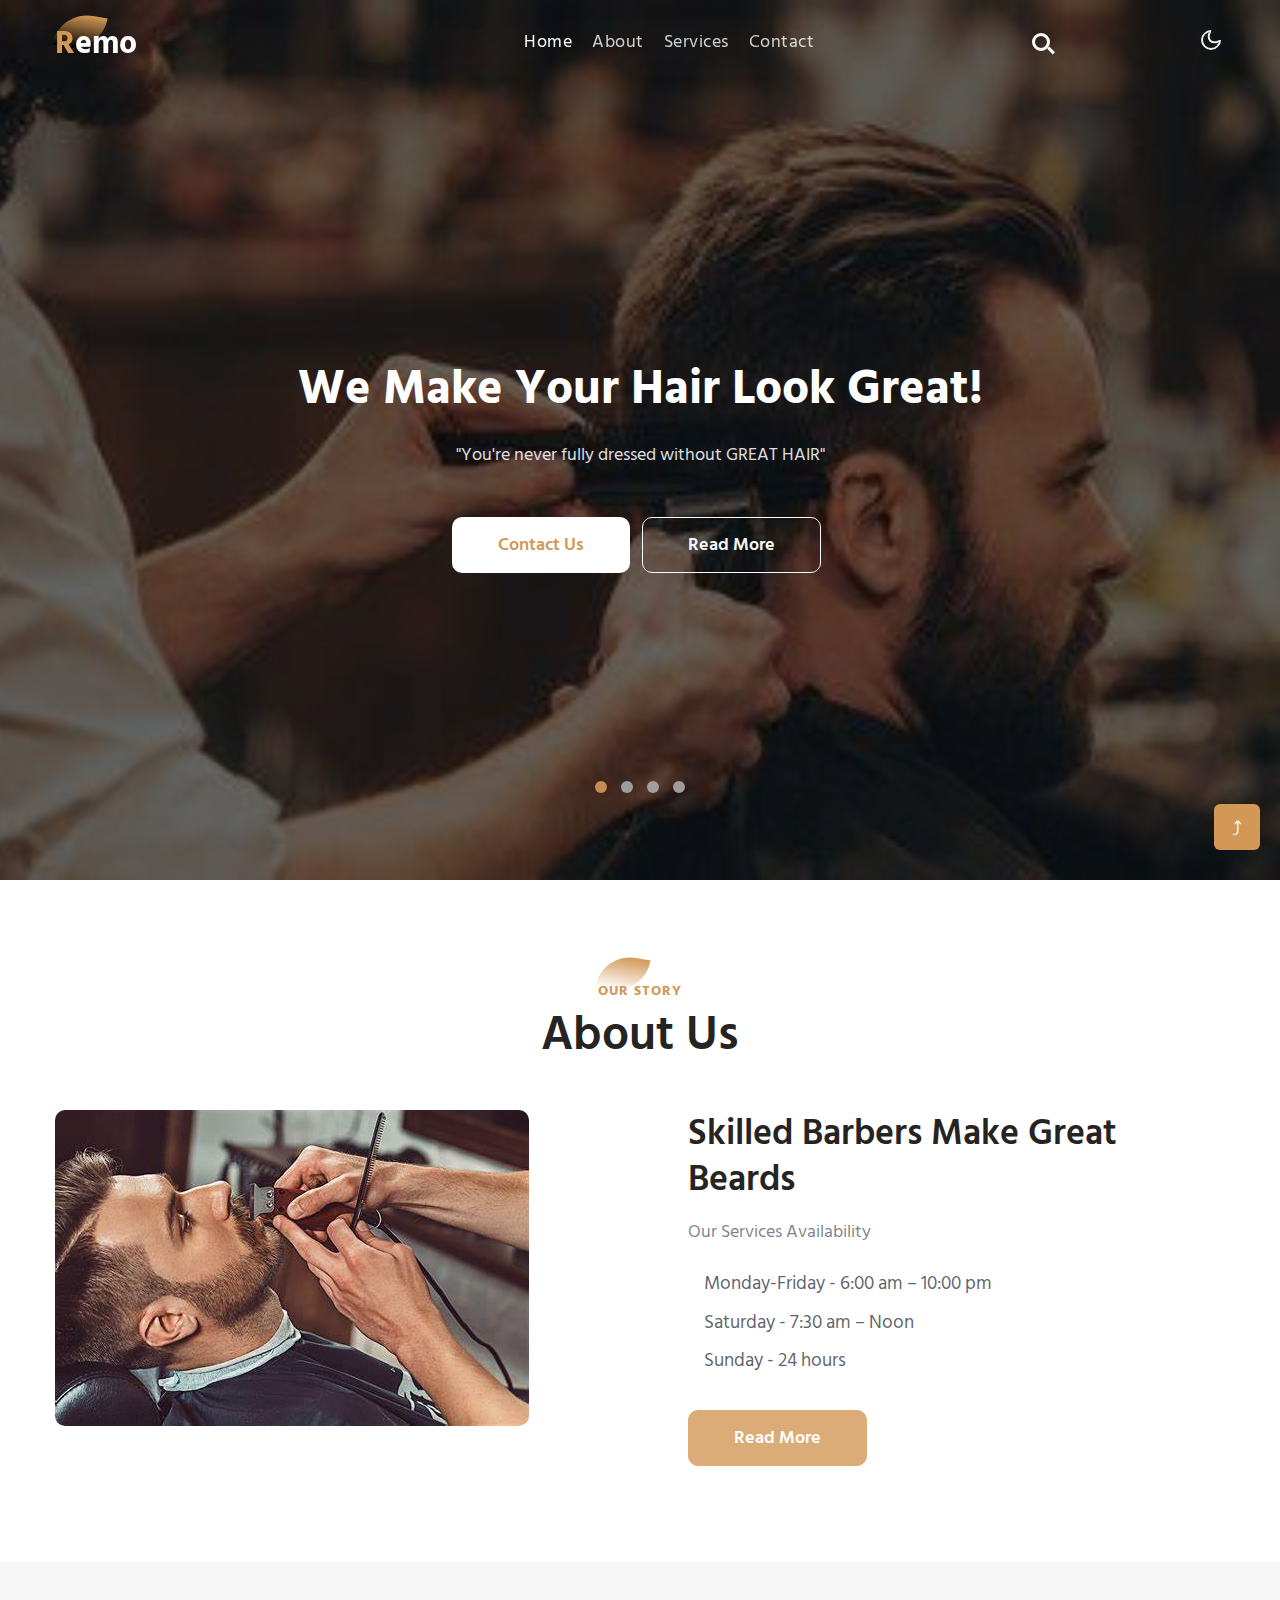
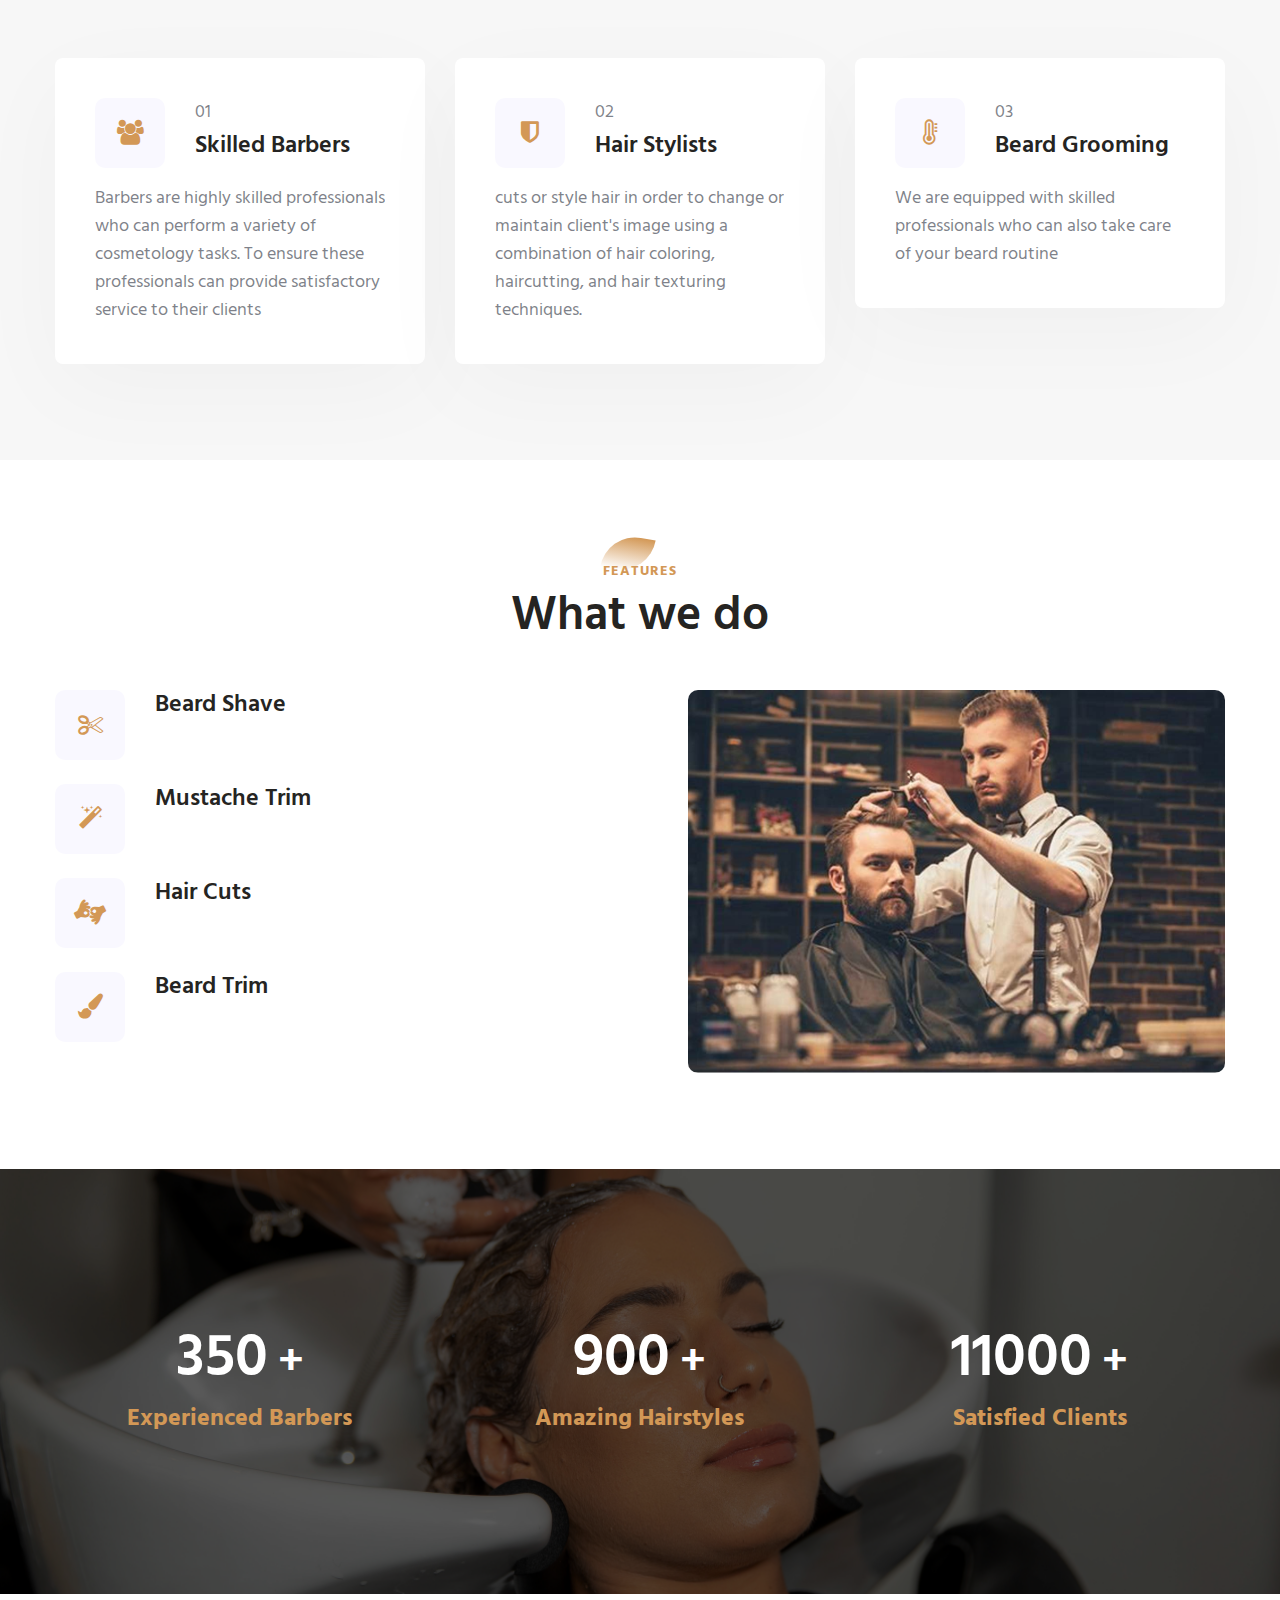
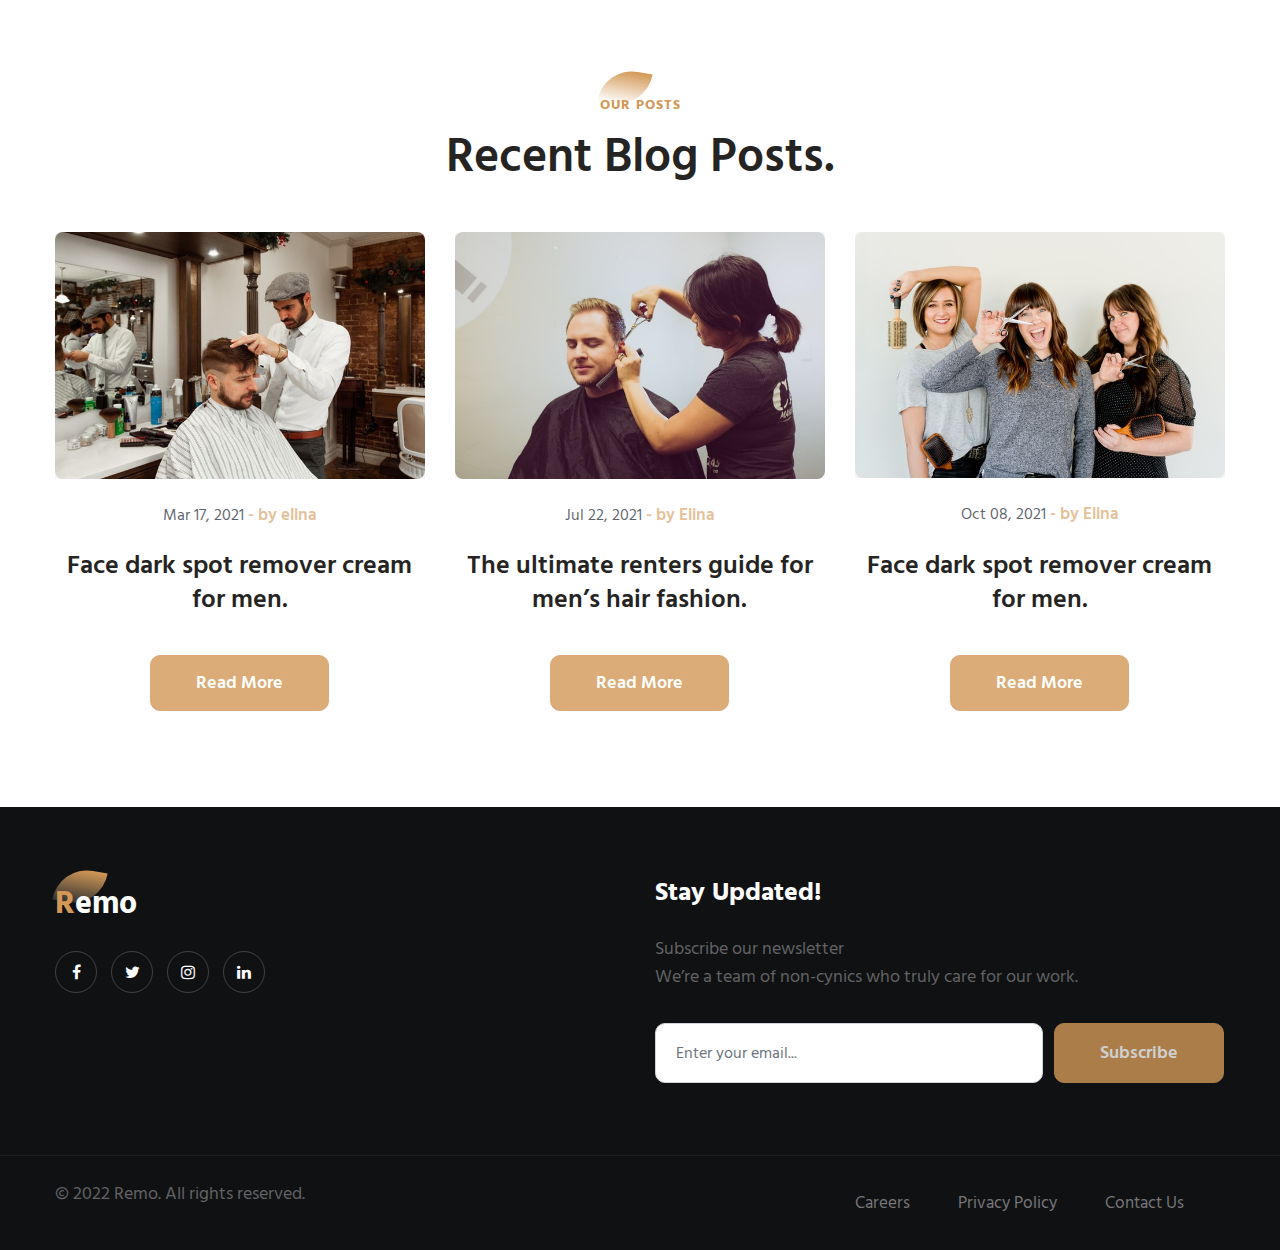
<file: index.html>
<!doctype html>
<html lang="zxx">

<head>
  <!-- Required meta tags -->
  <meta charset="utf-8">
  <meta name="viewport" content="width=device-width, initial-scale=1, shrink-to-fit=no">
  <title>Remo Hair Professionals </title>
  <link href="//fonts.googleapis.com/css2?family=Hind+Siliguri:wght@400;500;600;700&display=swap"
    rel="stylesheet">
  <!-- Template CSS -->
  <link rel="stylesheet" href="assets/css/style-starter.css">
</head>

<body>
  <!--header-->
  <header id="site-header" class="w3lhny-head fixed-top">
    <div class="container">
      <nav class="navbar navbar-expand-lg stroke px-0">
        <h1> <a class="navbar-brand" href="index.html">
            <span class="sublog">R</span>emo
          </a></h1>
        <!-- if logo is image enable this   
  <a class="navbar-brand" href="#index.html">
      <img src="image-path" alt="Your logo" title="Your logo" style="height:35px;" />
  </a> -->
        <button class="navbar-toggler  collapsed bg-gradient" type="button" data-toggle="collapse"
          data-target="#navbarTogglerDemo02" aria-controls="navbarTogglerDemo02" aria-expanded="false"
          aria-label="Toggle navigation">
          <span class="navbar-toggler-icon fa icon-expand fa-bars"></span>
          <span class="navbar-toggler-icon fa icon-close fa-times"></span>
        </button>

        <div class="collapse navbar-collapse" id="navbarTogglerDemo02">
          <ul class="navbar-nav mx-lg-auto">
            <li class="nav-item active">
              <a class="nav-link" href="index.html">Home <span class="sr-only">(current)</span></a>
            </li>
            <li class="nav-item">
              <a class="nav-link" href="about.html">About</a>
            </li>
            <li class="nav-item">
              <a class="nav-link" href="services.html">Services</a>
            </li>
            <li class="nav-item">
              <a class="nav-link" href="contact.html">Contact</a>
            </li>

          </ul>
          <!--/search-right-->
        </div>

        <!-- toggle switch for light and dark theme -->
        <div class="mobile-position">
          <nav class="navigation">
            <div class="theme-switch-wrapper">
              <label class="theme-switch" for="checkbox">
                <input type="checkbox" id="checkbox">
                <div class="mode-container">
                  <i class="gg-sun"></i>
                  <i class="gg-moon"></i>
                </div>
              </label>
            </div>
          </nav>
        </div>
        <!-- //toggle switch for light and dark theme -->
      </nav>
    </div>
    <!-- search -->
    <div class="search">
      <div class="cd-main-header">
        <ul class="cd-header-buttons">
          <li>
            <a class="cd-search-trigger" href="#cd-search">
              <span></span>
            </a>
          </li>
        </ul>
      </div>
      <div id="cd-search" class="cd-search">
        <form action="#" method="post">
          <input name="Search" type="search" placeholder="Click enter after typing...">
        </form>
      </div>
    </div>
    <!-- //search -->
  </header>
  <!--/header-->
  <!-- main-slider -->
  <section class="w3l-main-slider" id="home">
    <div class="companies20-content">
      <div class="owl-one owl-carousel owl-theme">
        <div class="item">
          <li>
            <div class="slider-info banner-view bg bg2">
              <div class="banner-info">
                <div class="container">
                  <div class="banner-info-bg">
                    <h5>We Make Your Hair Look Great! </h5>
                    <p class="mt-md-4 mt-3">"You're never fully dressed without GREAT HAIR"
                    </p>
                    <a class="btn btn-style btn-white mt-sm-5 mt-4 mr-2 mb-lg-5" href="#read"> Contact Us
                    </a>
                    <a class="btn btn-style btn-outline-light mt-sm-5 mt-4 mr-2 mb-lg-5" href="about.html">
                      Read More</a>
                  </div>
                </div>
              </div>
            </div>
          </li>
        </div>
        <div class="item">
          <li>
            <div class="slider-info  banner-view banner-top1 bg bg2">
              <div class="banner-info">
                <div class="container">
                  <div class="banner-info-bg">
                    <h5>We Make Your Hair
                      Look Perfect</h5>
                    <p class="mt-md-4 mt-3">We believe great hair is not reserved for the chosen few... it is for those that choose great hairdressers
                    </p>
                    <a class="btn btn-style btn-white mt-sm-5 mt-4 mr-2 mb-lg-5" href="#read"> Contact Us
                    </a>
                    <a class="btn btn-style btn-outline-light mt-sm-5 mt-4 mr-2 mb-lg-5" href="about.html">
                      Read More</a>
                  </div>
                </div>
              </div>
            </div>
          </li>
        </div>
        <div class="item">
          <li>
            <div class="slider-info banner-view banner-top2 bg bg2">
              <div class="banner-info">
                <div class="container">
                  <div class="banner-info-bg">
                    <h5>We Make Your Hair Look Great!</h5>
                    <p class="mt-md-4 mt-3">"You're never fully dressed without GREAT HAIR"
                    </p>
                    <a class="btn btn-style btn-white mt-sm-5 mt-4 mr-2 mb-lg-5" href="#read"> Contact Us
                    </a>
                    <a class="btn btn-style btn-outline-light mt-sm-5 mt-4 mr-2 mb-lg-5" href="about.html">
                      Read More</a>
                  </div>
                </div>
              </div>
            </div>
          </li>
        </div>
        <div class="item">
          <li>
            <div class="slider-info banner-view banner-top3 bg bg2">
              <div class="banner-info">
                <div class="container">
                  <div class="banner-info-bg">
                    <h5>We Make Your Hair
                      Look Perfect</h5>
                    <p class="mt-md-4 mt-3">Life isn't perfect, atleast hair can be 
                    </p>
                    <a class="btn btn-style btn-white mt-sm-5 mt-4 mr-2 mb-lg-5" href="#read"> Contact Us
                    </a>
                    <a class="btn btn-style btn-outline-light mt-sm-5 mt-4 mr-2 mb-lg-5" href="about.html">
                      Read More</a>
                  </div>
                </div>
              </div>
            </div>
          </li>
        </div>
      </div>
    </div>
  </section>
  <!-- /main-slider -->
  
  <section class="w3l-index2" id="about1">
    <div class="midd-w3 py-5">
      <div class="container py-lg-5 py-md-4 py-2">
        <div class="w3l-header-sec text-center mb-md-5 mb-4">
          <h6 class="title-subhny mx-0">Our Story</h6>
          <h3 class="title-w3l mx-0">About Us</h3>
        </div>
        <div class="row">
          <div class="col-lg-6 left-wthree-img">
            <div class="position-relative">
              <img src="assets/images/ab2.jpg" alt="" class="radius-image img-fluid">

            </div>
          </div>
          <div class="col-lg-6 mt-lg-0 mt-5 pl-lg-5 align-self">
            <h4 class="sub-title-w3l mx-0">Skilled Barbers Make
              Great Beards</h4>
        
            <p class="mt-3">Our Services Availability</p>
            <ul class="w3l-right-book mt-4 pl-3">
              <li> Monday-Friday  -  6:00 am – 10:00 pm</li>
              <li> Saturday - 7:30 am – Noon </li>
              <li> Sunday - 24 hours</li>
            </ul>
            <a href="about.html" class="btn btn-style btn-primary mt-4">Read More</a>
          </div>
        </div>
      </div>
    </div>
  </section>

  <!-- home page block1 -->
  <section id="about" class="home-services py-lg-5">
    <div class="container py-lg-5 py-md-3">
      <div class="row">
        <div class="col-lg-4 col-md-6 col-sm-12">
          <div class="box-wrap">
            <div class="box-wrap-grid">
              <div class="icon">
                <span class="fa fa-users"></span>
              </div>
              <div class="info">
                <p>01</p>
                <h4><a href="#url">Skilled Barbers</a></h4>
              </div>
            </div>
            <p class="mt-3">Barbers are highly skilled professionals who can perform a variety of cosmetology tasks. To ensure these professionals can provide satisfactory service to their clients</p>
          </div>
        </div>
        <div class="col-lg-4 col-md-6 col-sm-12 mt-md-0 mt-4">
          <div class="box-wrap">
            <div class="box-wrap-grid">
              <div class="icon">
                <span class="fa fa-shield"></span>
              </div>
              <div class="info">
                <p>02</p>
                <h4><a href="#url">Hair Stylists</a></h4>

              </div>
            </div>
            <p class="mt-3">cuts or style hair in order to change or maintain client's image using a combination of hair coloring, haircutting, and hair texturing techniques.</p>
          </div>
        </div>
        <div class="col-lg-4 col-md-6 col-sm-12 mt-lg-0 mt-4">
          <div class="box-wrap">
            <div class="box-wrap-grid">
              <div class="icon">
                <span class="fa fa-thermometer-full"></span>
              </div>
              <div class="info">
                <p>03</p>
                <h4><a href="#url">Beard Grooming</a></h4>
              </div>
            </div>
            <p class="mt-3">We are equipped with skilled professionals who can also take care of your beard routine</p>
          </div>
        </div>
      </div>
    </div>
  </section>
  <!-- //home page block1 -->

  <!-- about page about section -->
  <section class="w3l-index3" id="about">
    <div class="midd-w3 py-5">
      <div class="container py-lg-5 py-md-3">
        <div class="w3l-header-sec text-center mb-md-5 mb-4">
          <h6 class="title-subhny mx-0">Features</h6>
          <h3 class="title-w3l mx-0">What we do</h3>
        </div>
        <div class="row">
          <div class="col-lg-6 mb-lg-0 mb-md-5 mb-4">
           
              <div class="whybox-wrap mb-4">
                <div class="whybox-wrap-grid">
                  <div class="icon">
                    <span class="fa fa-scissors"></span>
                  </div>
                  <div class="info">
                    
                    <h4><a href="#url">Beard Shave</a></h4>
                  </div>
                </div>
               
              </div>
              <div class="whybox-wrap mb-4">
                <div class="whybox-wrap-grid">
                  <div class="icon">
                    <span class="fa fa-magic"></span>
                  </div>
                  <div class="info">
                    
                    <h4><a href="#url">Mustache Trim</a></h4>
                    </div>
                </div>
               
              </div>
              <div class="whybox-wrap mb-4">
                <div class="whybox-wrap-grid">
                  <div class="icon">
                    <span class="fa fa-american-sign-language-interpreting"></span>
                  </div>
                  <div class="info">
                    
                    <h4><a href="#url">Hair Cuts</a></h4>
                    
                  </div>
                </div>
               
              </div>
              <div class="whybox-wrap ">
                <div class="whybox-wrap-grid">
                  <div class="icon">
                    <span class="fa fa-paint-brush"></span>
                  </div>
                  <div class="info">
                    
                    <h4><a href="#url">Beard Trim</a></h4>
                    
                  </div>
                </div>
               
              </div>


          </div>
          <div class="col-lg-6 pl-lg-5">
            <div class="position-relative">
              <img src="assets/images/ab1.jpg" alt="" class="radius-image img-fluid">
            </div>
          </div>
        </div>
      </div>
    </div>
  </section>
  <!-- //about page about section -->
  <!-- stats -->
  <section class="w3l-stats py-5" id="stats">
    <div class="gallery-inner container py-sm-5">
      <div class="row stats-con py-md-5">
        <div class="col-md-4 col-6 stats_info counter_grid">
          <p class="counter">350 </p>
          <span class="plus">+</span><br>
          <h3>Experienced Barbers</h3>
                  </div>
        <div class="col-md-4 col-6 stats_info counter_grid mt-md-0 mt-0">
          <p class="counter">900</p>
          <span class="plus">+</span><br>
          <h3>Amazing Hairstyles</h3>
          
        </div>
        <div class="col-md-4 col-6 stats_info counter_grid2 mt-md-0 mt-4">
          <p class="counter">11000 </p>
          <span class="plus">+</span><br>
          <h3>Satisfied clients </h3>
          
        </div>
      </div>
    </div>
  </section>
  <!-- //stats -->
  <!-- home page block grids -->
  <section class="w3l-text-11 py-5" id="blogs">
    <div class="container py-lg-5 py-md-4 py-2">
      <div class="text-center">
        <span class="title-subhny text-center mb-2">Our Posts</span>
        <h3 class="title-w3l text-center mb-5">Recent Blog Posts.</h3>
        <div>
          <div class="row text11-content">

            <div class="col-md-4 item mt-lg-0">
              <div class="card">
                <div class="card-header p-0 position-relative border-0">
                  <a href="#">
                    <img class="card-img-bottom d-block radius-image" src="assets/images/b1.jpg" alt="Card image cap">
                  </a>
                </div>
                <div class="card-body p-0 blog-details">
                  <h6 class="mt-4">Mar 17, 2021</h6>
                  <a href="#admin" class="admin">- by elina </a>
                  <br>
                  <a href="#" class="blog-desc">Face dark spot remover cream for men.</a>
                                    <a href="#" class="btn btn-style btn-primary mt-lg-4 mt-4">Read More </a>
                </div>
              </div>
            </div>

            <div class="col-md-4 item mt-lg-0 mt-5">
              <div class="card">
                <div class="card-header p-0 position-relative border-0">
                  <a href="#">
                    <img class="card-img-bottom d-block radius-image" src="assets/images/b3.jpg" alt="Card image cap">
                  </a>
                </div>
                <div class="card-body p-0 blog-details">
                  <h6 class="mt-4">Jul 22, 2021</h6>
                  <a href="#admin" class="admin">- by Elina </a>
                  <br>
                  <a href="#" class="blog-desc">The ultimate renters guide for men’s hair fashion.</a>
                  
                  <a href="#" class="btn btn-style btn-primary mt-lg-4 mt-4">Read More </a>
                </div>
              </div>
            </div>

            <div class="col-md-4 item mt-lg-0 mt-5">
              <div class="card">
                <div class="card-header p-0 position-relative border-0">
                  <a href="#">
                    <img class="card-img-bottom d-block radius-image" src="assets/images/b6.jpg" alt="Card image cap">
                  </a>
                </div>
                <div class="card-body p-0 blog-details">
                  <h6 class="mt-4">Oct 08, 2021</h6>
                  <a href="#admin" class="admin">- by Elina </a>
                  <br>
                  <a href="#" class="blog-desc">Face dark spot remover cream for men.</a>
                  
                  <a href="#" class="btn btn-style btn-primary mt-lg-4 mt-4">Read More </a>
                </div>
              </div>
            </div>
          </div>
        </div>
  </section>
  <!-- //home page block grids -->


  <!-- footer -->
  <footer class="w3l-footer-29-main">
    <div class="footer-29-w3l py-5">
      <div class="container py-lg-4">
        <div class="row footer-top-29">
          <div class="col-lg-6 col-md-6 footer-list-29 footer-1 pr-lg-5">
            <div class="footer-logo mb-3">
              <a class="footer-brand-logo" href="index.html"><span class="sublog">R</span>emo</a>

            </div>
            
            <div class="main-social-footer-29 mt-4">
              <a href="#facebook" class="facebook"><span class="fa fa-facebook"></span></a>
              <a href="#twitter" class="twitter"><span class="fa fa-twitter"></span></a>
              <a href="#instagram" class="instagram"><span class="fa fa-instagram"></span></a>
              <a href="#linkedin" class="linkedin"><span class="fa fa-linkedin"></span></a>
            </div>
          </div>
          <div class="col-lg-6 col-md-6 footer-list-29 footer-4 mt-lg-0 mt-5">
            <h6 class="footer-title-29">Stay Updated!
            </h6>
             <p>Subscribe our newsletter</p>
             <p>We’re a team of non-cynics who truly care for our work.</p>
            <form action="#" method="post" class="subscribe-wthree pt-lg-2 mt-4">
              <div class="d-md-flex flex-wrap subscribe-wthree-field">
                <input class="form-control" type="email" placeholder="Enter your email..." name="email" required="">
                <button class="btn btn-style btn-primary" type="submit">Subscribe</button>
              </div>
            </form>

          </div>
        </div>
      </div>
    </div>
    <!-- //footer -->

    <!-- copyright -->
    <section class="w3l-copyright">
      <div class="container">
        <div class="row bottom-copies">
          <p class="col-lg-8 copy-footer-29">© 2022 Remo. All rights reserved.</p>

          <div class="col-lg-4 footer-list-29">
            <ul class="d-flex text-lg-right">
              <li><a href="#careers"> Careers</a></li>
              <li class="mx-lg-5 mx-md-4 mx-3"><a href="#privacymy-lg-0 my-4">Privacy Policy</a></li>
              <li><a href="contact.html">Contact us</a></li>
            </ul>
          </div>

        </div>
      </div>
    </section>
    <!-- move top -->
    <button onclick="topFunction()" id="movetop" title="Go to top">
      &#10548;
    </button>
    <script>
      // When the user scrolls down 20px from the top of the document, show the button
      window.onscroll = function () {
        scrollFunction()
      };

      function scrollFunction() {
        if (document.body.scrollTop > 20 || document.documentElement.scrollTop > 20) {
          document.getElementById("movetop").style.display = "block";
        } else {
          document.getElementById("movetop").style.display = "none";
        }
      }

      // When the user clicks on the button, scroll to the top of the document
      function topFunction() {
        document.body.scrollTop = 0;
        document.documentElement.scrollTop = 0;
      }
    </script>
    <!-- /move top -->
  </footer>

  <!-- //copyright -->
  <!-- Template JavaScript -->
  <script src="assets/js/jquery-3.3.1.min.js"></script>
  <script src="assets/js/theme-change.js"></script>
  <!--search-bar-->
  <script src="assets/js/search.js"></script>
  <!--//search-bar-->
  <!-- owl carousel -->
  <script src="assets/js/owl.carousel.js"></script>
  <!-- script for banner slider-->
  <script>
    $(document).ready(function () {
      $('.owl-one').owlCarousel({
        loop: true,
        margin: 0,
        nav: false,
        responsiveClass: true,
        autoplay: true,
        autoplayTimeout: 5000,
        autoplaySpeed: 1000,
        autoplayHoverPause: false,
        responsive: {
          0: {
            items: 1
          },
          480: {
            items: 1
          },
          667: {
            items: 1
          },
          1000: {
            items: 1
          }
        }
      })
    })
  </script>
  <!-- //script -->
  <!-- script for tesimonials carousel slider -->
  <script>
    $(document).ready(function () {
      $("#owl-demo2").owlCarousel({
        loop: true,
        nav: false,
        margin: 50,
        responsiveClass: true,
        responsive: {
          0: {
            items: 1,
            nav: false
          },
          736: {
            items: 1,
            nav: false
          },
          991: {
            items: 2,
            margin: 30,
            nav: false
          },
          1080: {
            items: 2,
            nav: false
          }
        }
      })
    })
  </script>
  <!-- //script for tesimonials carousel slider -->
  <!-- owl carousel -->

  <!-- script for tesimonials carousel slider -->
  <script>
    $(document).ready(function () {
      $("#owl-demo2").owlCarousel({
        loop: true,
        margin: 20,
        nav: false,
        responsiveClass: true,
        responsive: {
          0: {
            items: 1,
            nav: false
          },
          1000: {
            items: 1,
            nav: false,
            loop: false
          }
        }
      })
    })
  </script>
  <!-- //script for tesimonials carousel slider -->
  <!-- stats number counter-->
  <script src="assets/js/jquery.waypoints.min.js"></script>
  <script src="assets/js/jquery.countup.js"></script>
  <script>
    $('.counter').countUp();
  </script>
  <!-- //stats number counter -->
  <!--/MENU-JS-->
  <script>
    $(window).on("scroll", function () {
      var scroll = $(window).scrollTop();

      if (scroll >= 80) {
        $("#site-header").addClass("nav-fixed");
      } else {
        $("#site-header").removeClass("nav-fixed");
      }
    });

    //Main navigation Active Class Add Remove
    $(".navbar-toggler").on("click", function () {
      $("header").toggleClass("active");
    });
    $(document).on("ready", function () {
      if ($(window).width() > 991) {
        $("header").removeClass("active");
      }
      $(window).on("resize", function () {
        if ($(window).width() > 991) {
          $("header").removeClass("active");
        }
      });
    });
  </script>
  <!--//MENU-JS-->

  <script src="assets/js/bootstrap.min.js"></script>

</body>

</html>
</file>
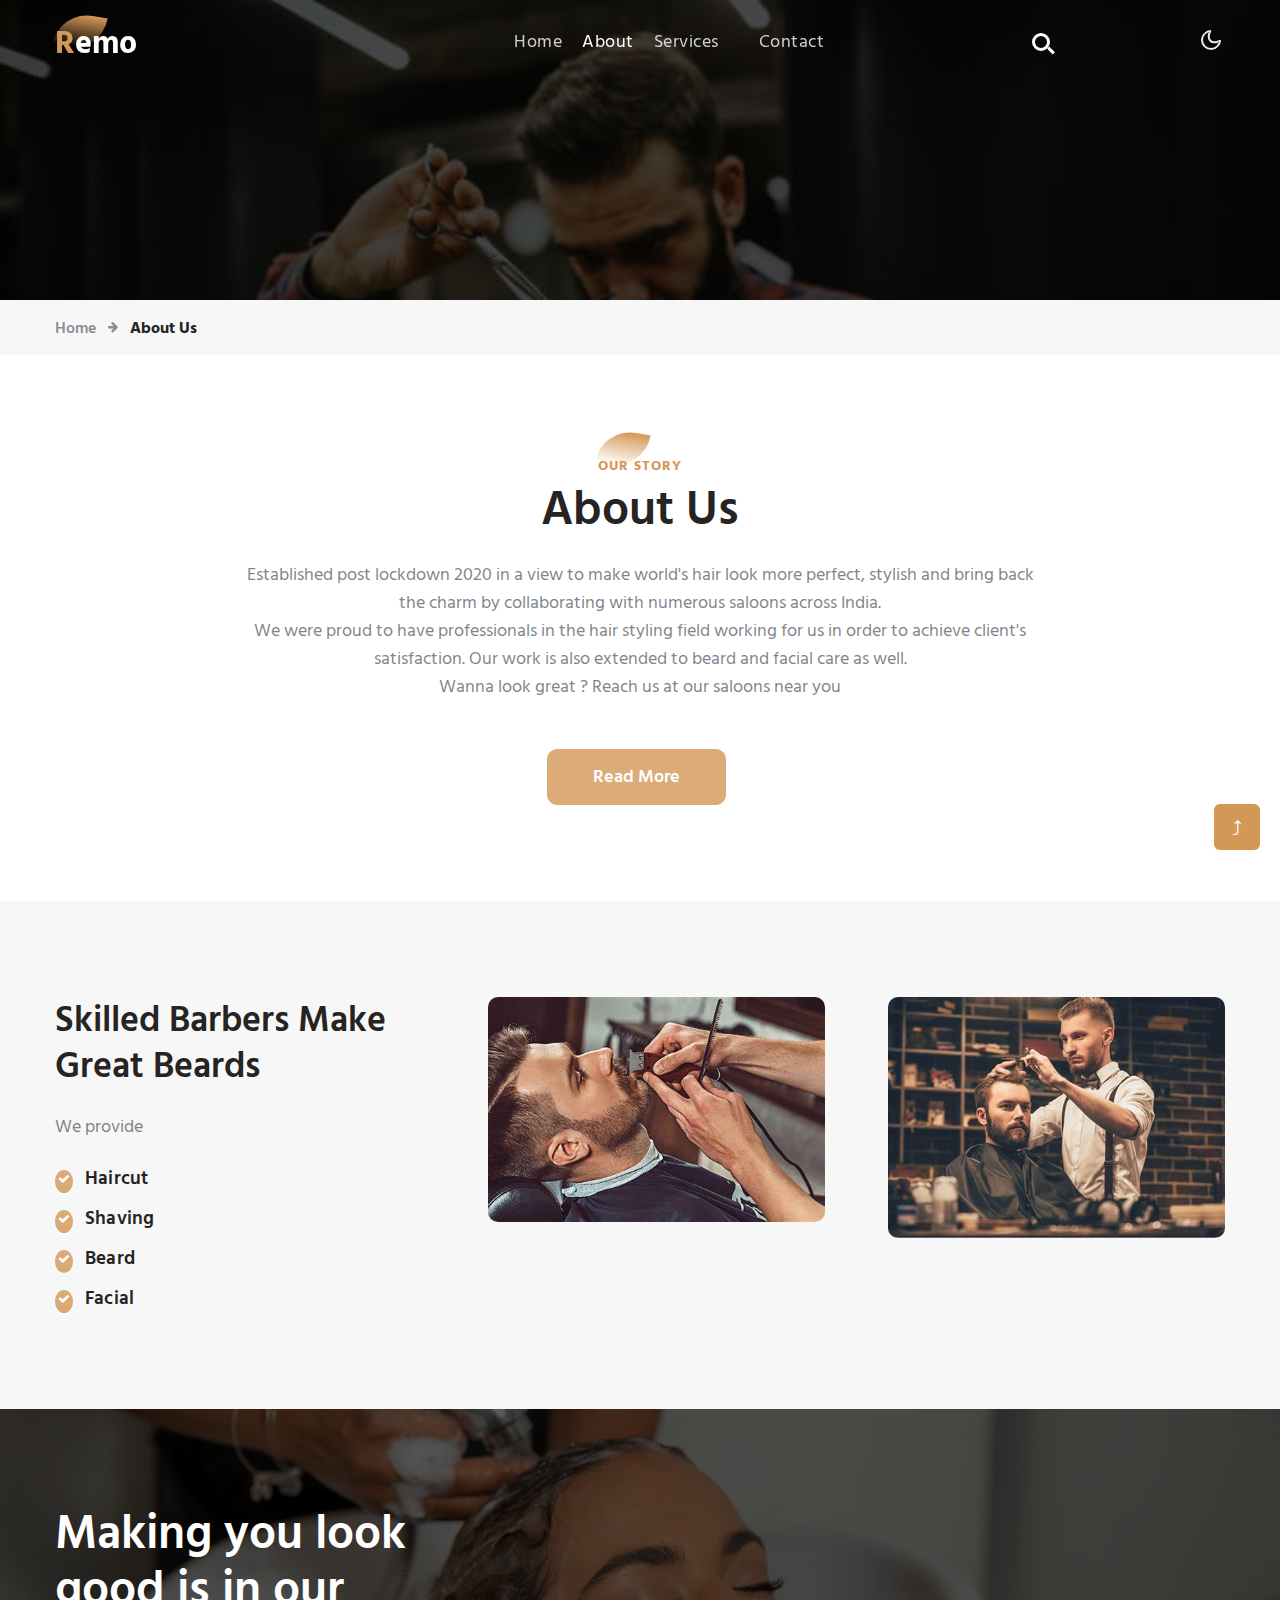
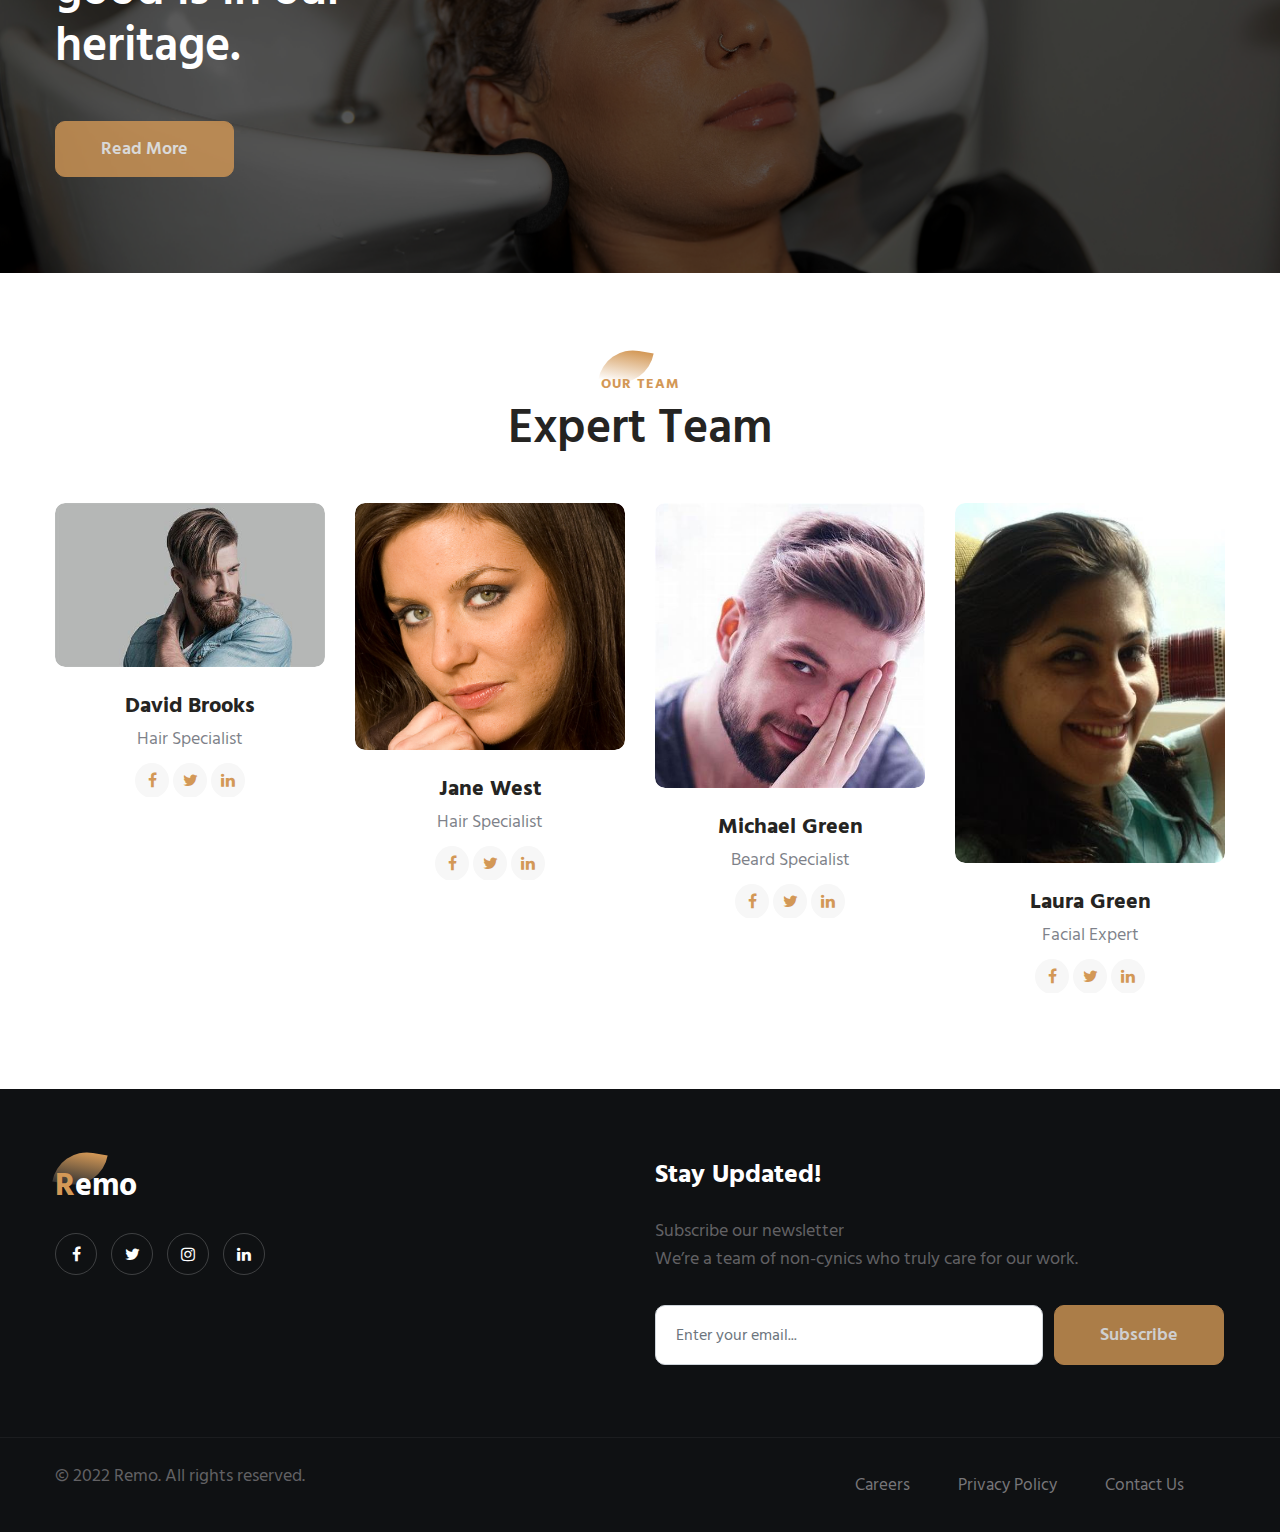
<file: about.html>
<!doctype html>
<html lang="zxx">

<head>
  <!-- Required meta tags -->
  <meta charset="utf-8">
  <meta name="viewport" content="width=device-width, initial-scale=1, shrink-to-fit=no">
  <title>Remo Hair Stylers | About</title>
  <link href="//fonts.googleapis.com/css2?family=Hind+Siliguri:wght@400;500;600;700&display=swap"
    rel="stylesheet">
  <!-- Template CSS -->
  <link rel="stylesheet" href="assets/css/style-starter.css">
</head>

<body>
   <!--header-->
   <header id="site-header" class="w3lhny-head fixed-top">
    <div class="container">
      <nav class="navbar navbar-expand-lg stroke px-0">
        <h1> <a class="navbar-brand" href="index.html">
            <span class="sublog">R</span>emo
          </a></h1>
        <!-- if logo is image enable this   
  <a class="navbar-brand" href="#index.html">
      <img src="image-path" alt="Your logo" title="Your logo" style="height:35px;" />
  </a> -->
        <button class="navbar-toggler  collapsed bg-gradient" type="button" data-toggle="collapse"
          data-target="#navbarTogglerDemo02" aria-controls="navbarTogglerDemo02" aria-expanded="false"
          aria-label="Toggle navigation">
          <span class="navbar-toggler-icon fa icon-expand fa-bars"></span>
          <span class="navbar-toggler-icon fa icon-close fa-times"></span>
        </button>

        <div class="collapse navbar-collapse" id="navbarTogglerDemo02">
          <ul class="navbar-nav mx-lg-auto">
            <li class="nav-item">
              <a class="nav-link" href="index.html">Home <span class="sr-only">(current)</span></a>
            </li>
            <li class="nav-item active">
              <a class="nav-link" href="about.html">About</a>
            </li>
            <li class="nav-item">
              <a class="nav-link" href="services.html">Services</a>
            </li>
            <li class="nav-item dropdown">
           
            <li class="nav-item">
              <a class="nav-link" href="contact.html">Contact</a>
            </li>

          </ul>
          <!--/search-right-->
        </div>

        <!-- toggle switch for light and dark theme -->
        <div class="mobile-position">
          <nav class="navigation">
            <div class="theme-switch-wrapper">
              <label class="theme-switch" for="checkbox">
                <input type="checkbox" id="checkbox">
                <div class="mode-container">
                  <i class="gg-sun"></i>
                  <i class="gg-moon"></i>
                </div>
              </label>
            </div>
          </nav>
        </div>
        <!-- //toggle switch for light and dark theme -->
      </nav>
    </div>
    <!-- search -->
    <div class="search">
      <div class="cd-main-header">
        <ul class="cd-header-buttons">
          <li>
            <a class="cd-search-trigger" href="#cd-search">
              <span></span>
            </a>
          </li>
        </ul>
      </div>
      <div id="cd-search" class="cd-search">
        <form action="#" method="post">
          <input name="Search" type="search" placeholder="Click enter after typing...">
        </form>
      </div>
    </div>
    <!-- //search -->
  </header>
  <!--/header-->
  <!--/inner-page-->

  <div class="inner-banner">
  </div>
  <section class="w3l-breadcrumb">
    <div class="container">
      <ul class="breadcrumbs-custom-path">
        <li><a href="index.html">Home</a></li>
        <li class="active"><span class="fa fa-arrow-right mx-2" aria-hidden="true"></span> About Us</li>
      </ul>
    </div>
  </section>
  <!--//inner-page-->
  <!-- about page about section -->
  <section class="w3l-index3" id="about">
    <div class="midd-w3 py-5">
      <div class="container py-lg-5 py-md-3">
        <div class="w3l-header-sec text-center mb-4">
          <h6 class="title-subhny mx-0">Our Story</h6>
          <h3 class="title-w3l mx-0">About Us</h3>
        </div>
        <div class="aboutw3l-hny text-center">
            <p>Established post lockdown 2020 in a view to make world's hair look more perfect, stylish and bring back the charm by collaborating with numerous saloons across India.
              <br>We were proud to have professionals in the hair styling field working for us in order to achieve client's satisfaction.
              Our work is also extended to beard and facial care as well. 
            </p>
            <p>Wanna look great ? Reach us at our saloons near you</p>
            <a class="btn btn-style btn-primary mt-sm-5 mt-4 mr-2" href="about.html"> Read More</a>
          </div>
        </div>
      </div>
  </section>
    <!-- home page block grids -->
    <section class="w3l-grids-3 py-5" id="why">
      <div class="container py-lg-5 py-md-4 py-2">
        <div class="row bottom-ab-grids">
          <div class="col-lg-4 bottom-ab-left align-self">
    
            <h4 class="sub-title-w3l mb-4">Skilled Barbers Make
              Great Beards</h4>
            <p class="">We provide </p>
            <ul class="cont-4 mt-4">
              <li><span class="fa fa-check"></span> Haircut</li>
              <li><span class="fa fa-check"></span> Shaving</li>
              <li><span class="fa fa-check"></span> Beard</li>
              <li><span class="fa fa-check"></span> Facial</li>
            </ul>
          </div>
          <div class="col-lg-4 bottom-right-grids pl-lg-5 mt-lg-0 mt-5">
            <img src="assets/images/ab2.jpg" alt="" class="radius-image img-fluid">
  
          </div>
          <div class="col-lg-4 bottom-right-grids pl-lg-5 mt-lg-0 mt-5">
            <img src="assets/images/ab1.jpg" alt="" class="radius-image img-fluid">
  
          </div>
        </div>
      </div>
    </section>
    <!-- //home page block grids -->
  <!-- //about page about section -->
  <section class="w3l-index2 w3l-stats" id="about2">
    <div class="midd-w3 what-we py-5">
      <div class="container py-lg-5 py-md-4 py-2">
        <div class="row">
          <div class="col-lg-4 left-wthree-img">
            <h4 class="title-w3l-two mb-4">Making you look
              good is in our heritage.</h4>
           
              <a href="about.html" class="btn btn-style btn-primary mt-4">Read More</a>
          </div>
          <div class="col-lg-4 mt-lg-0 mt-5 pl-lg-5 align-self">
          </div>
          <div class="col-lg-4 mt-lg-0 mt-5 pl-lg-5 align-self">
            
          </div>
        </div>
      </div>
    </div>
  </section>

  <!--/team-->
  <section class="w3l-team py-5" id="team">
    <div class="container py-lg-5 py-md-4 py-2">
      <div class="w3l-header-sec text-center mb-lg-5 mb-4">
        <h6 class="title-subhny mx-0">Our Team</h6>
        <h3 class="title-w3l mx-0">Expert Team</h3>
      </div>
      <div class="row bottom-ab-grids">
        <div class="col-lg-3 col-md-6 team-info text-center mt-lg-0 mt-5">
          <div class="column position-relative">
            <a href="#url"><img src="assets/images/team1.jpg" alt="" class="img-fluid rounded team-image" /></a>
          </div>
          <div class="column">
            <h3 class="name-pos"><a href="#url">David Brooks</a></h3>
            <p>Hair Specialist</p>
            <div class="social">
              <a href="#facebook" class="facebook"><span class="fa fa-facebook" aria-hidden="true"></span></a>
              <a href="#twitter" class="twitter"><span class="fa fa-twitter" aria-hidden="true"></span></a>
              <a href="#linkedin" class="linkedin"><span class="fa fa-linkedin" aria-hidden="true"></span></a>
            </div>
          </div>
        </div>
        <div class="col-lg-3 col-md-6  team-info text-center mt-lg-0 mt-5">
          <div class="column position-relative">
            <a href="#url"><img src="assets/images/team2.jpg" alt="" class="img-fluid rounded team-image" /></a>
          </div>
          <div class="column">
            <h3 class="name-pos"><a href="#url">Jane West</a></h3>
            <p>Hair Specialist</p>
            <div class="social">
              <a href="#facebook" class="facebook"><span class="fa fa-facebook" aria-hidden="true"></span></a>
              <a href="#twitter" class="twitter"><span class="fa fa-twitter" aria-hidden="true"></span></a>
              <a href="#linkedin" class="linkedin"><span class="fa fa-linkedin" aria-hidden="true"></span></a>
            </div>
          </div>
        </div>
        <div class="col-lg-3 col-md-6  team-info text-center  mt-lg-0 mt-5">
          <div class="column position-relative">
            <a href="#url"><img src="assets/images/team3.jpg" alt="" class="img-fluid rounded team-image" /></a>
          </div>
          <div class="column">
            <h3 class="name-pos"><a href="#url">Michael Green</a></h3>
            <p>Beard Specialist</p>
            <div class="social">
              <a href="#facebook" class="facebook"><span class="fa fa-facebook" aria-hidden="true"></span></a>
              <a href="#twitter" class="twitter"><span class="fa fa-twitter" aria-hidden="true"></span></a>
              <a href="#linkedin" class="linkedin"><span class="fa fa-linkedin" aria-hidden="true"></span></a>
            </div>
          </div>
        </div>
        <div class="col-lg-3 col-md-6  team-info text-center mt-lg-0 mt-5">
          <div class="column position-relative">
            <a href="#url"><img src="assets/images/team4.jpg" alt="" class="img-fluid rounded team-image" /></a>
          </div>
          <div class="column">
            <h3 class="name-pos"><a href="#url">Laura Green</a></h3>
            <p>Facial Expert</p>
            <div class="social">
              <a href="#facebook" class="facebook"><span class="fa fa-facebook" aria-hidden="true"></span></a>
              <a href="#twitter" class="twitter"><span class="fa fa-twitter" aria-hidden="true"></span></a>
              <a href="#linkedin" class="linkedin"><span class="fa fa-linkedin" aria-hidden="true"></span></a>
            </div>
          </div>
        </div>
      </div>
    </div>
  </section>
  <!--//team-->
<!-- footer -->
<footer class="w3l-footer-29-main">
  <div class="footer-29-w3l py-5">
    <div class="container py-lg-4">
      <div class="row footer-top-29">
        <div class="col-lg-6 col-md-6 footer-list-29 footer-1 pr-lg-5">
          <div class="footer-logo mb-3">
            <a class="footer-brand-logo" href="index.html"><span class="sublog">R</span>emo</a>

          </div>
          <div class="main-social-footer-29 mt-4">
            <a href="#facebook" class="facebook"><span class="fa fa-facebook"></span></a>
            <a href="#twitter" class="twitter"><span class="fa fa-twitter"></span></a>
            <a href="#instagram" class="instagram"><span class="fa fa-instagram"></span></a>
            <a href="#linkedin" class="linkedin"><span class="fa fa-linkedin"></span></a>
          </div>
        </div>
        <div class="col-lg-6 col-md-6 footer-list-29 footer-4 mt-lg-0 mt-5">
          <h6 class="footer-title-29">Stay Updated!
          </h6>
           <p>Subscribe our newsletter</p>
           <p>We’re a team of non-cynics who truly care for our work.</p>
          <form action="#" method="post" class="subscribe-wthree pt-lg-2 mt-4">
            <div class="d-md-flex flex-wrap subscribe-wthree-field">
              <input class="form-control" type="email" placeholder="Enter your email..." name="email" required="">
              <button class="btn btn-style btn-primary" type="submit">Subscribe</button>
            </div>
          </form>

        </div>
      </div>
    </div>
  </div>
  <!-- //footer -->

  <!-- copyright -->
  <section class="w3l-copyright">
    <div class="container">
      <div class="row bottom-copies">
        <p class="col-lg-8 copy-footer-29">© 2022 Remo. All rights reserved. </p>

        <div class="col-lg-4 footer-list-29">
          <ul class="d-flex text-lg-right">
            <li><a href="#careers"> Careers</a></li>
            <li class="mx-lg-5 mx-md-4 mx-3"><a href="#privacymy-lg-0 my-4">Privacy Policy</a></li>
            <li><a href="contact.html">Contact us</a></li>
          </ul>
        </div>

      </div>
    </div>
  </section>
  <!-- move top -->
  <button onclick="topFunction()" id="movetop" title="Go to top">
    &#10548;
  </button>
  <script>
    // When the user scrolls down 20px from the top of the document, show the button
    window.onscroll = function () {
      scrollFunction()
    };

    function scrollFunction() {
      if (document.body.scrollTop > 20 || document.documentElement.scrollTop > 20) {
        document.getElementById("movetop").style.display = "block";
      } else {
        document.getElementById("movetop").style.display = "none";
      }
    }

    // When the user clicks on the button, scroll to the top of the document
    function topFunction() {
      document.body.scrollTop = 0;
      document.documentElement.scrollTop = 0;
    }
  </script>
  <!-- /move top -->
</footer>

<!-- //copyright -->
<!-- Template JavaScript -->
<script src="assets/js/jquery-3.3.1.min.js"></script>
<script src="assets/js/theme-change.js"></script>
<!--search-bar-->
<script src="assets/js/search.js"></script>
<!--//search-bar-->
<!--/MENU-JS-->
<script>
  $(window).on("scroll", function () {
    var scroll = $(window).scrollTop();

    if (scroll >= 80) {
      $("#site-header").addClass("nav-fixed");
    } else {
      $("#site-header").removeClass("nav-fixed");
    }
  });

  //Main navigation Active Class Add Remove
  $(".navbar-toggler").on("click", function () {
    $("header").toggleClass("active");
  });
  $(document).on("ready", function () {
    if ($(window).width() > 991) {
      $("header").removeClass("active");
    }
    $(window).on("resize", function () {
      if ($(window).width() > 991) {
        $("header").removeClass("active");
      }
    });
  });
</script>
<!--//MENU-JS-->

<script src="assets/js/bootstrap.min.js"></script>

</body>

</html>
</file>
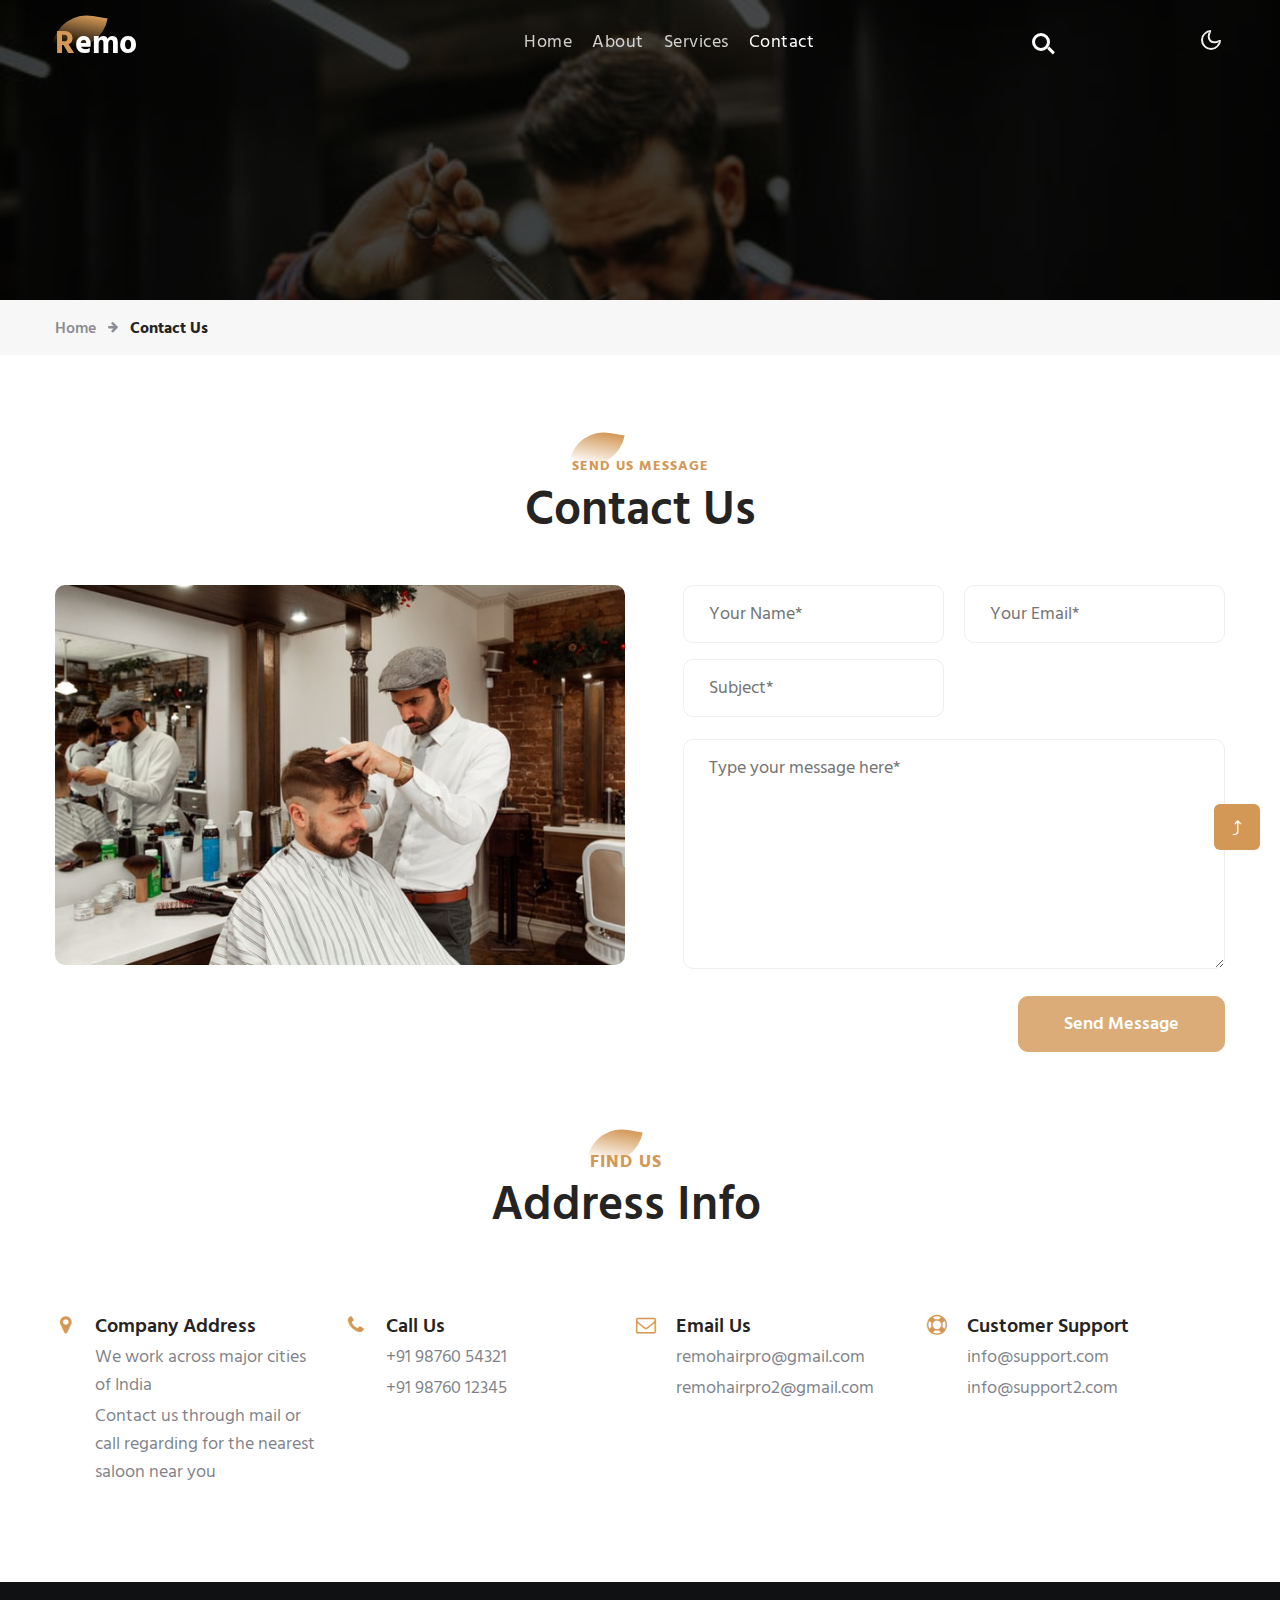
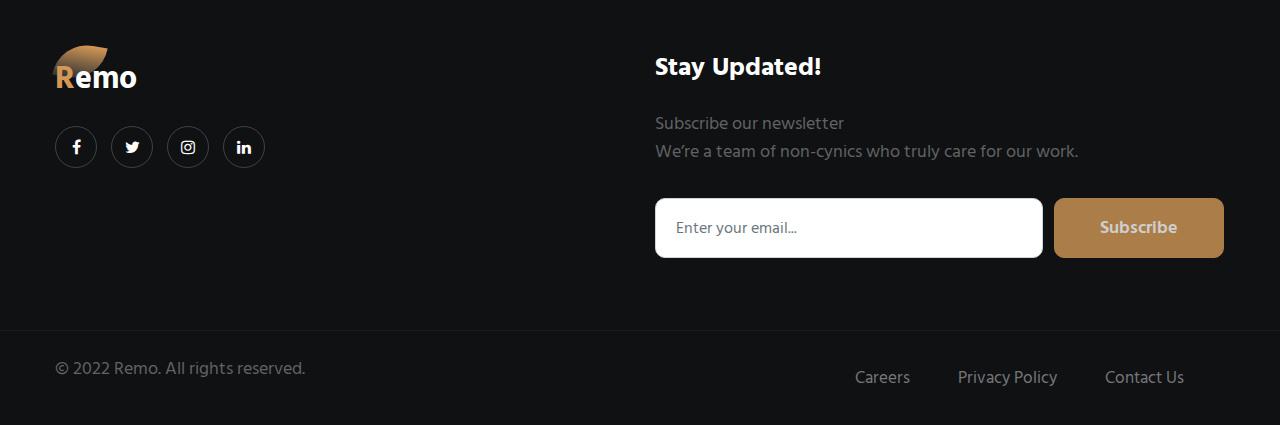
<file: contact.html>
<!doctype html>
<html lang="zxx">

<head>
  <!-- Required meta tags -->
  <meta charset="utf-8">
  <meta name="viewport" content="width=device-width, initial-scale=1, shrink-to-fit=no">
   
  <title>Remo Hair Professionals  | Contact </title>
  <link href="//fonts.googleapis.com/css2?family=Hind+Siliguri:wght@400;500;600;700&display=swap"
    rel="stylesheet">
  <!-- Template CSS -->
  <link rel="stylesheet" href="assets/css/style-starter.css">
</head>

<body>
   <!--header-->
   <header id="site-header" class="w3lhny-head fixed-top">
    <div class="container">
      <nav class="navbar navbar-expand-lg stroke px-0">
        <h1> <a class="navbar-brand" href="index.html">
            <span class="sublog">R</span>emo
          </a></h1>
        <!-- if logo is image enable this   
  <a class="navbar-brand" href="#index.html">
      <img src="image-path" alt="Your logo" title="Your logo" style="height:35px;" />
  </a> -->
        <button class="navbar-toggler  collapsed bg-gradient" type="button" data-toggle="collapse"
          data-target="#navbarTogglerDemo02" aria-controls="navbarTogglerDemo02" aria-expanded="false"
          aria-label="Toggle navigation">
          <span class="navbar-toggler-icon fa icon-expand fa-bars"></span>
          <span class="navbar-toggler-icon fa icon-close fa-times"></span>
        </button>

        <div class="collapse navbar-collapse" id="navbarTogglerDemo02">
          <ul class="navbar-nav mx-lg-auto">
            <li class="nav-item">
              <a class="nav-link" href="index.html">Home <span class="sr-only">(current)</span></a>
            </li>
            <li class="nav-item">
              <a class="nav-link" href="about.html">About</a>
            </li>
            <li class="nav-item">
              <a class="nav-link" href="services.html">Services</a>
            </li>
            <li class="nav-item active">
              <a class="nav-link" href="contact.html">Contact</a>
            </li>

          </ul>
          <!--/search-right-->
        </div>

        <!-- toggle switch for light and dark theme -->
        <div class="mobile-position">
          <nav class="navigation">
            <div class="theme-switch-wrapper">
              <label class="theme-switch" for="checkbox">
                <input type="checkbox" id="checkbox">
                <div class="mode-container">
                  <i class="gg-sun"></i>
                  <i class="gg-moon"></i>
                </div>
              </label>
            </div>
          </nav>
        </div>
        <!-- //toggle switch for light and dark theme -->
      </nav>
    </div>
    <!-- search -->
    <div class="search">
      <div class="cd-main-header">
        <ul class="cd-header-buttons">
          <li>
            <a class="cd-search-trigger" href="#cd-search">
              <span></span>
            </a>
          </li>
        </ul>
      </div>
      <div id="cd-search" class="cd-search">
        <form action="#" method="post">
          <input name="Search" type="search" placeholder="Click enter after typing...">
        </form>
      </div>
    </div>
    <!-- //search -->
  </header>
  <!--/header-->
  <!--/inner-page-->

  <div class="inner-banner">
  </div>
  <section class="w3l-breadcrumb">
    <div class="container">
      <ul class="breadcrumbs-custom-path">
        <li><a href="index.html">Home</a></li>
        <li class="active"><span class="fa fa-arrow-right mx-2" aria-hidden="true"></span> Contact Us</li>
      </ul>
    </div>
  </section>
  <!--//inner-page-->
 <!-- /contact-section -->
<section class="w3l-contact-2 py-5" id="contact">
  <div class="container py-lg-5 py-md-4 py-2">
    <div class="w3l-header-sec text-center mb-md-5 mb-4">
      <h6 class="title-subhny mx-0">Send Us Message</h6>
      <h3 class="title-w3l mx-0">Contact Us</h3>
    </div>
      <div class="contact-grids d-grid">
          <div class="contact-left-img">
            <img src="assets/images/b1.jpg" class="img-fluid radius-image" alt="">
          </div>
          <div class="contact-right">
              <form  method="post" class="signin-form">
                  <div class="input-grids">

                      <input type="text" name="w3lName" id="w3lName" placeholder="Your Name*" class="contact-input"
                          required="" />
                      <input type="email" name="w3lSender" id="w3lSender" placeholder="Your Email*"
                          class="contact-input" required="" />
                      <input type="text" name="w3lSubect" id="w3lSubect" placeholder="Subject*" class="contact-input"
                          required="" />
      
                  </div>
                  <div class="form-input">
                      <textarea name="w3lMessage" id="w3lMessage" placeholder="Type your message here*"
                          required=""></textarea>
                  </div>
                  <div class="form-buttonhny text-lg-right">
                      <button class="btn btn-style btn-primary">Send Message</button>
                  </div>
              </form>
          </div>
      </div>

      <div class="contact-left mt-5 pt-lg-5">
        <div class="w3l-header-sec text-center mb-md-5 mb-4">
          <h6 class="title-subhny mx-0">Find Us</h6>
          <h3 class="title-w3l mx-0">Address Info</h3>
        </div>
        <div class="cont-details">
            <div class="cont-top margin-up">
                <div class="cont-left text-center">
                    <span class="fa fa-map-marker"></span>
                </div>
                <div class="cont-right">
                    <h6>Company Address</h6>
                    <p>We work across major cities of India </p>
                    <p>Contact us through mail or call regarding for the nearest saloon near you </p>
                </div>
            </div>
            <div class="cont-top margin-up">
                <div class="cont-left text-center">
                    <span class="fa fa-phone"></span>
                </div>
                <div class="cont-right">
                    <h6>Call Us</h6>
                    <p><a href="tel:+91 98760 54321">+91 98760 54321</a></p>
                    <p><a href="tel:+91 98760 12345">+91 98760 12345</a></p>
                </div>
            </div>
            <div class="cont-top margin-up">
                <div class="cont-left text-center">
                    <span class="fa fa-envelope-o"></span>
                </div>
                <div class="cont-right">
                    <h6>Email Us</h6>
                    <p><a href="mailto:remohairpro@gmail.com" class="mail">remohairpro@gmail.com</a></p>
                    <p><a href="mailto:remohairpro2@gmail.com" class="mail">remohairpro2@gmail.com</a></p>
                </div>
            </div>
            <div class="cont-top margin-up">
                <div class="cont-left text-center">
                    <span class="fa fa-life-ring"></span>
                </div>
                <div class="cont-right">
                    <h6>Customer Support</h6>
                    <p><a href="mailto:info@support.com" class="mail">info@support.com</a></p>
                    <p><a href="mailto:info@support2.com" class="mail">info@support2.com</a></p>
                </div>
            </div>
        </div>
        </div>
    </div>
</section>

<!-- //contact-section -->
<!-- footer -->
<footer class="w3l-footer-29-main">
  <div class="footer-29-w3l py-5">
    <div class="container py-lg-4">
      <div class="row footer-top-29">
        <div class="col-lg-6 col-md-6 footer-list-29 footer-1 pr-lg-5">
          <div class="footer-logo mb-3">
            <a class="footer-brand-logo" href="index.html"><span class="sublog">R</span>emo</a>

          </div>
          
          <div class="main-social-footer-29 mt-4">
            <a href="#facebook" class="facebook"><span class="fa fa-facebook"></span></a>
            <a href="#twitter" class="twitter"><span class="fa fa-twitter"></span></a>
            <a href="#instagram" class="instagram"><span class="fa fa-instagram"></span></a>
            <a href="#linkedin" class="linkedin"><span class="fa fa-linkedin"></span></a>
          </div>
        </div>
        <div class="col-lg-6 col-md-6 footer-list-29 footer-4 mt-lg-0 mt-5">
          <h6 class="footer-title-29">Stay Updated!
          </h6>
           <p>Subscribe our newsletter</p>
           <p>We’re a team of non-cynics who truly care for our work.</p>
          <form action="#" method="post" class="subscribe-wthree pt-lg-2 mt-4">
            <div class="d-md-flex flex-wrap subscribe-wthree-field">
              <input class="form-control" type="email" placeholder="Enter your email..." name="email" required="">
              <button class="btn btn-style btn-primary" type="submit">Subscribe</button>
            </div>
          </form>

        </div>
      </div>
    </div>
  </div>
  <!-- //footer -->

  <!-- copyright -->
  <section class="w3l-copyright">
    <div class="container">
      <div class="row bottom-copies">
        <p class="col-lg-8 copy-footer-29">© 2022 Remo. All rights reserved.</p>

        <div class="col-lg-4 footer-list-29">
          <ul class="d-flex text-lg-right">
            <li><a href="#careers"> Careers</a></li>
            <li class="mx-lg-5 mx-md-4 mx-3"><a href="#privacymy-lg-0 my-4">Privacy Policy</a></li>
            <li><a href="contact.html">Contact us</a></li>
          </ul>
        </div>

      </div>
    </div>
  </section>
  <!-- move top -->
  <button onclick="topFunction()" id="movetop" title="Go to top">
    &#10548;
  </button>
  <script>
    // When the user scrolls down 20px from the top of the document, show the button
    window.onscroll = function () {
      scrollFunction()
    };

    function scrollFunction() {
      if (document.body.scrollTop > 20 || document.documentElement.scrollTop > 20) {
        document.getElementById("movetop").style.display = "block";
      } else {
        document.getElementById("movetop").style.display = "none";
      }
    }

    // When the user clicks on the button, scroll to the top of the document
    function topFunction() {
      document.body.scrollTop = 0;
      document.documentElement.scrollTop = 0;
    }
  </script>
  <!-- /move top -->
</footer>

<!-- //copyright -->
<!-- Template JavaScript -->
<script src="assets/js/jquery-3.3.1.min.js"></script>
<script src="assets/js/theme-change.js"></script>
<!--search-bar-->
<script src="assets/js/search.js"></script>
<!--//search-bar-->
<!--/MENU-JS-->
<script>
  $(window).on("scroll", function () {
    var scroll = $(window).scrollTop();

    if (scroll >= 80) {
      $("#site-header").addClass("nav-fixed");
    } else {
      $("#site-header").removeClass("nav-fixed");
    }
  });

  //Main navigation Active Class Add Remove
  $(".navbar-toggler").on("click", function () {
    $("header").toggleClass("active");
  });
  $(document).on("ready", function () {
    if ($(window).width() > 991) {
      $("header").removeClass("active");
    }
    $(window).on("resize", function () {
      if ($(window).width() > 991) {
        $("header").removeClass("active");
      }
    });
  });
</script>
<!--//MENU-JS-->

<script src="assets/js/bootstrap.min.js"></script>

</body>

</html>
</file>
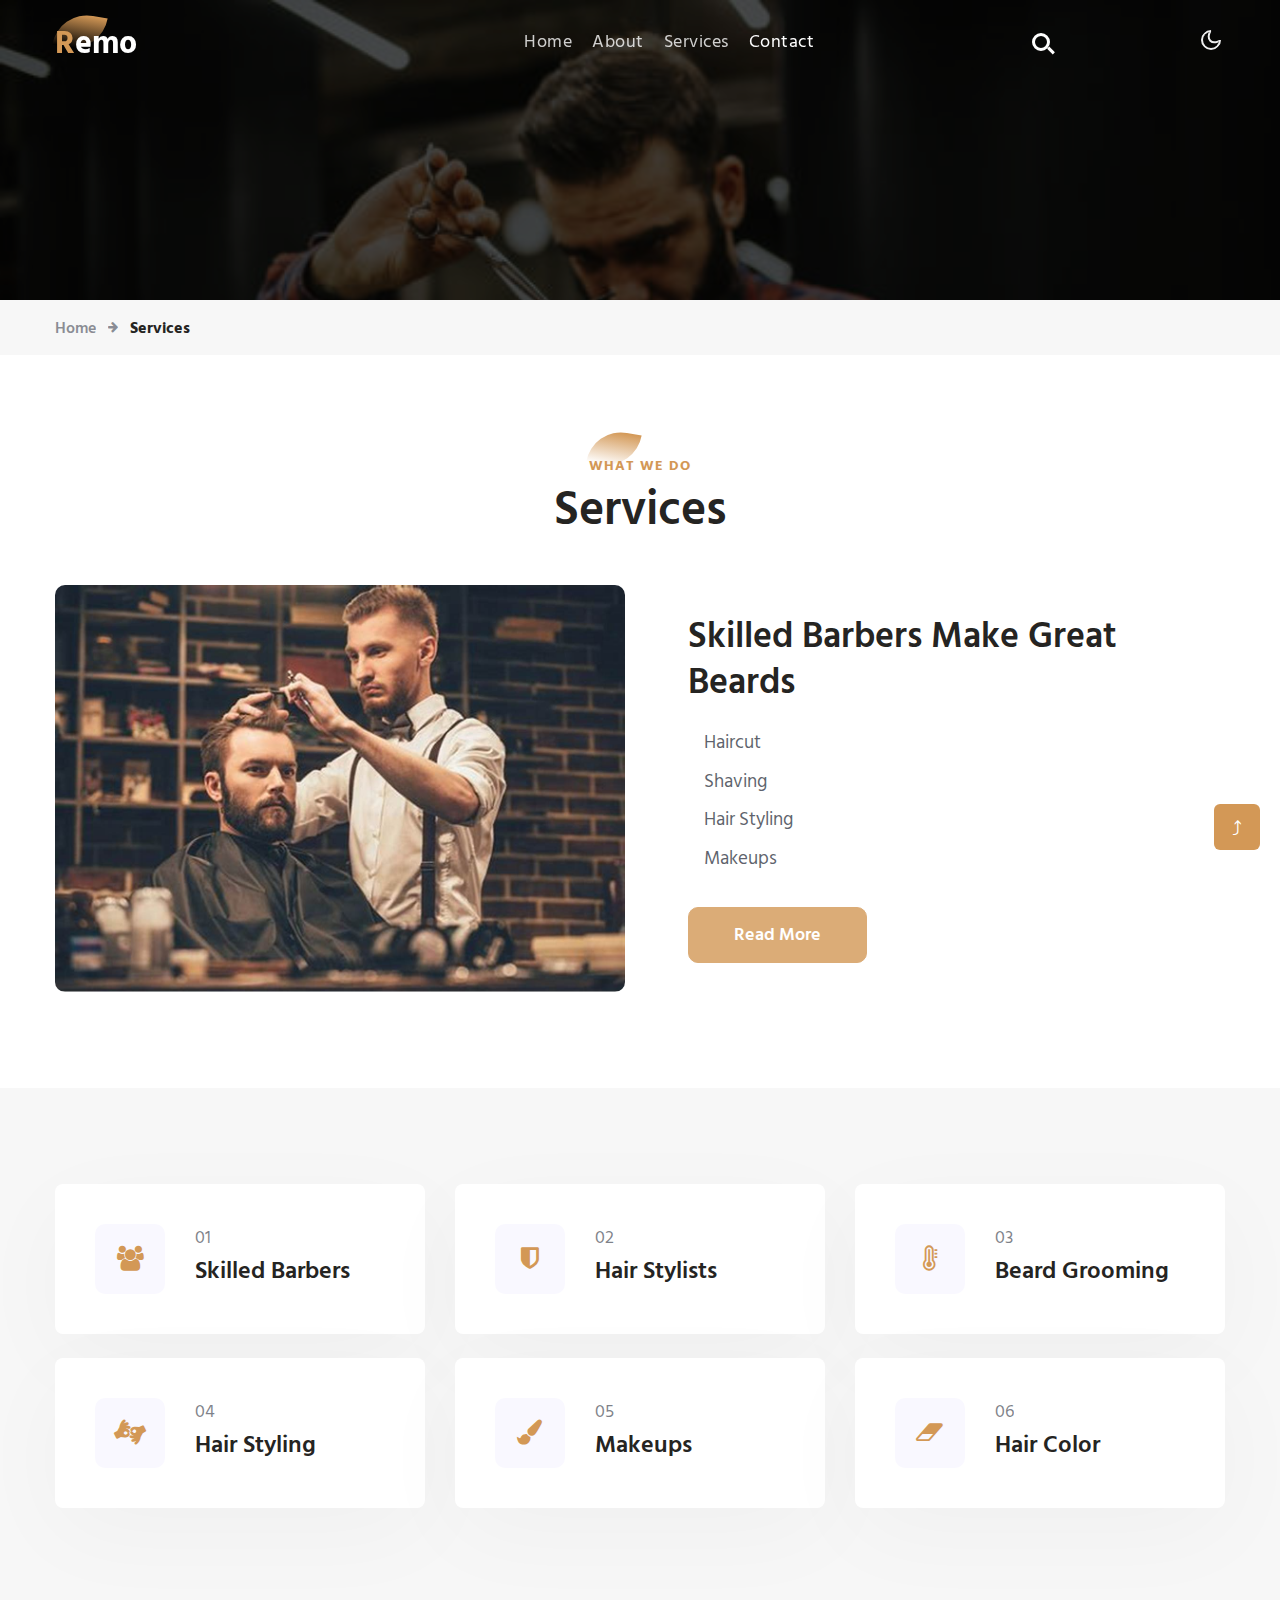
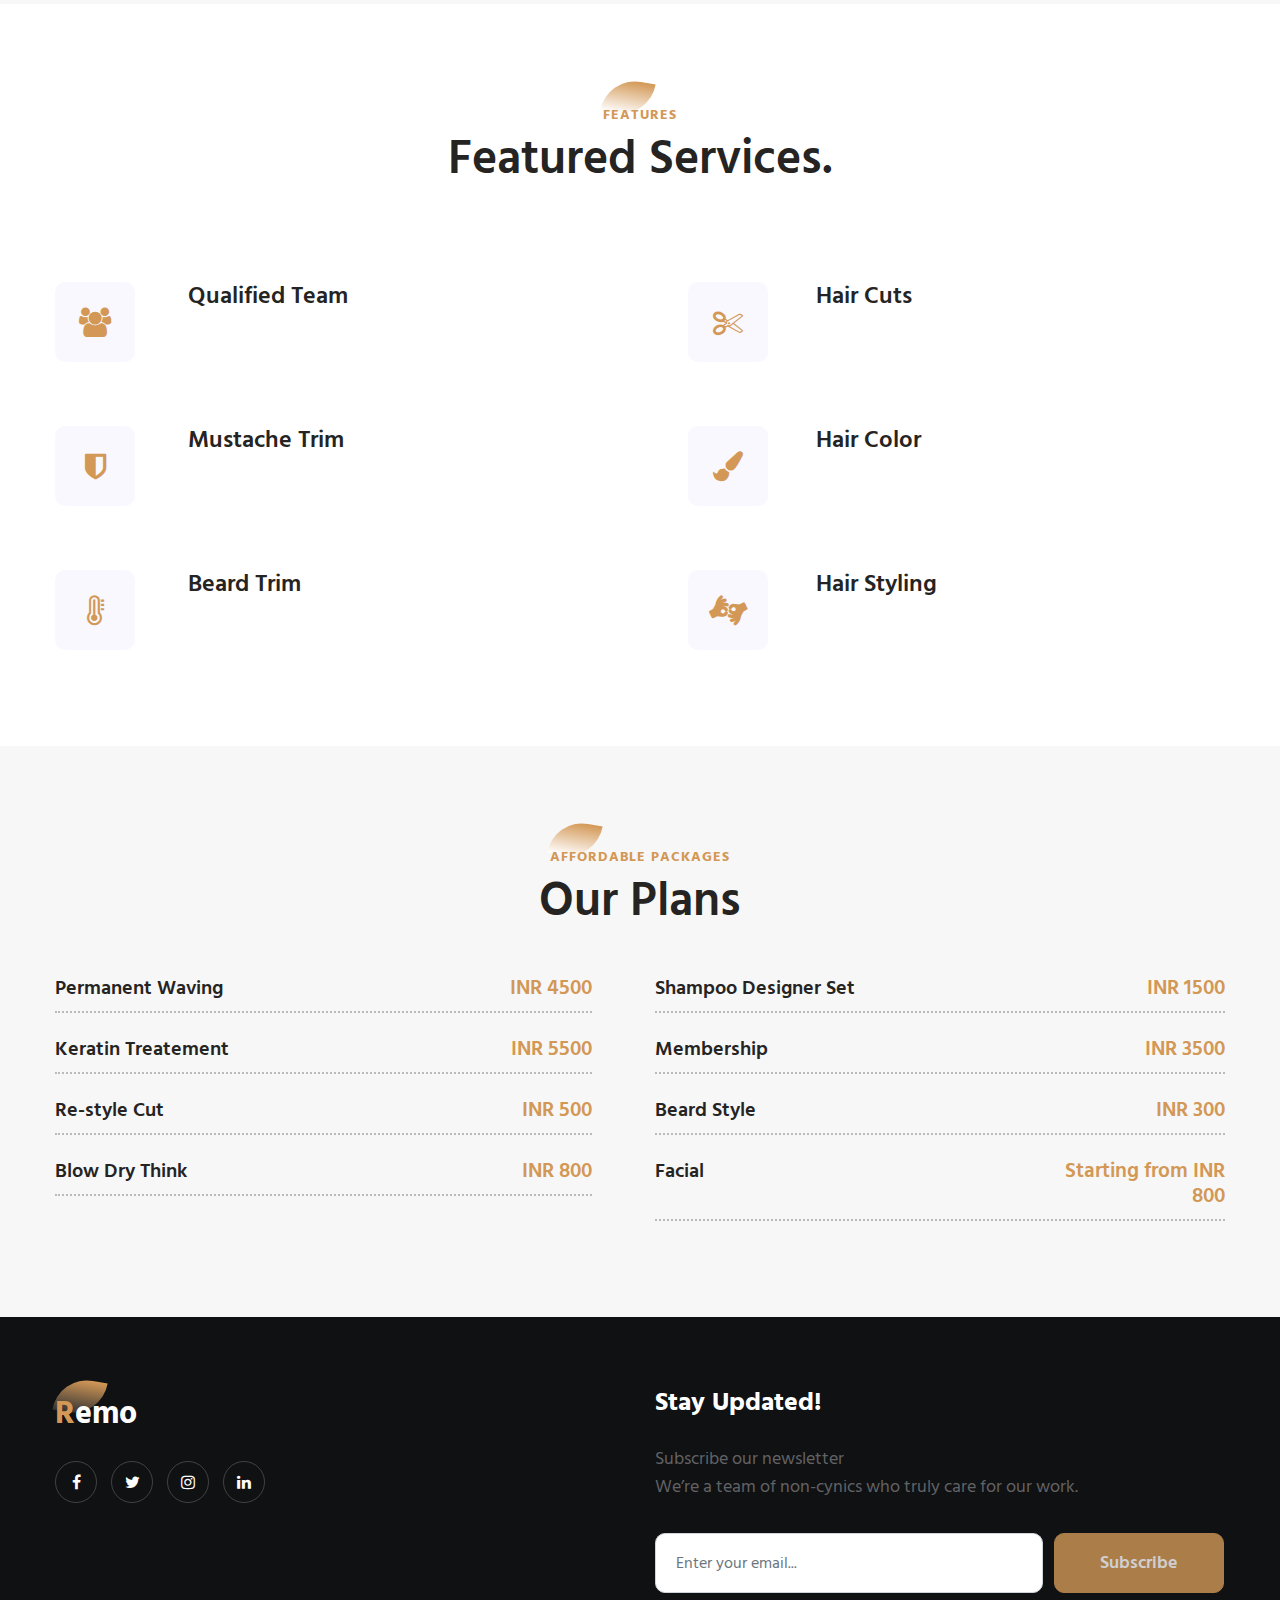
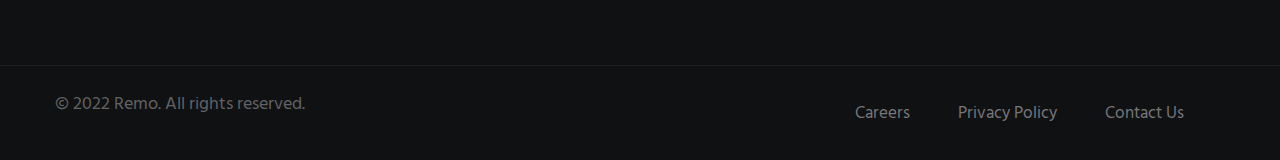
<file: services.html>
<!doctype html>
<html lang="zxx">

<head>
  <!-- Required meta tags -->
  <meta charset="utf-8">
  <meta name="viewport" content="width=device-width, initial-scale=1, shrink-to-fit=no">
   
  <title>Remo Hair Professionals | Services</title>
  <link href="//fonts.googleapis.com/css2?family=Hind+Siliguri:wght@400;500;600;700&display=swap"
    rel="stylesheet">
  <!-- Template CSS -->
  <link rel="stylesheet" href="assets/css/style-starter.css">
</head>

<body>
  <!--header-->
  <header id="site-header" class="w3lhny-head fixed-top">
    <div class="container">
      <nav class="navbar navbar-expand-lg stroke px-0">
        <h1> <a class="navbar-brand" href="index.html">
            <span class="sublog">R</span>emo
          </a></h1>
        <!-- if logo is image enable this   
  <a class="navbar-brand" href="#index.html">
      <img src="image-path" alt="Your logo" title="Your logo" style="height:35px;" />
  </a> -->
        <button class="navbar-toggler  collapsed bg-gradient" type="button" data-toggle="collapse"
          data-target="#navbarTogglerDemo02" aria-controls="navbarTogglerDemo02" aria-expanded="false"
          aria-label="Toggle navigation">
          <span class="navbar-toggler-icon fa icon-expand fa-bars"></span>
          <span class="navbar-toggler-icon fa icon-close fa-times"></span>
        </button>

        <div class="collapse navbar-collapse" id="navbarTogglerDemo02">
          <ul class="navbar-nav mx-lg-auto">
            <li class="nav-item">
              <a class="nav-link" href="index.html">Home <span class="sr-only">(current)</span></a>
            </li>
            <li class="nav-item">
              <a class="nav-link" href="about.html">About</a>
            </li>
            <li class="nav-item">
              <a class="nav-link" href="services.html">Services</a>
            </li>
         
            <li class="nav-item active">
              <a class="nav-link" href="contact.html">Contact</a>
            </li>

          </ul>
          <!--/search-right-->
        </div>

        <!-- toggle switch for light and dark theme -->
        <div class="mobile-position">
          <nav class="navigation">
            <div class="theme-switch-wrapper">
              <label class="theme-switch" for="checkbox">
                <input type="checkbox" id="checkbox">
                <div class="mode-container">
                  <i class="gg-sun"></i>
                  <i class="gg-moon"></i>
                </div>
              </label>
            </div>
          </nav>
        </div>
        <!-- //toggle switch for light and dark theme -->
      </nav>
    </div>
    <!-- search -->
    <div class="search">
      <div class="cd-main-header">
        <ul class="cd-header-buttons">
          <li>
            <a class="cd-search-trigger" href="#cd-search">
              <span></span>
            </a>
          </li>
        </ul>
      </div>
      <div id="cd-search" class="cd-search">
        <form action="#" method="post">
          <input name="Search" type="search" placeholder="Click enter after typing...">
        </form>
      </div>
    </div>
    <!-- //search -->
  </header>
  <!--/header-->
  <!--/inner-page-->

  <div class="inner-banner">
  </div>
  <section class="w3l-breadcrumb">
    <div class="container">
      <ul class="breadcrumbs-custom-path">
        <li><a href="index.html">Home</a></li>
        <li class="active"><span class="fa fa-arrow-right mx-2" aria-hidden="true"></span> Services</li>
      </ul>
    </div>
  </section>
  <!--//inner-page-->
  <!-- services-page-->
  <section class="w3l-index2" id="services1">
    <div class="midd-w3 py-5">
      <div class="container py-lg-5 py-md-4 py-2">
        <div class="w3l-header-sec text-center mb-md-5 mb-4">
          <h6 class="title-subhny mx-0">What We Do</h6>
          <h3 class="title-w3l mx-0">Services</h3>
        </div>
        <div class="row">
          <div class="col-lg-6 left-wthree-img">
            <div class="position-relative">
              <img src="assets/images/ab1.jpg" alt="" class="radius-image img-fluid">

            </div>
          </div>
          <div class="col-lg-6 mt-lg-0 mt-5 pl-lg-5 align-self">
            <h4 class="sub-title-w3l mx-0">Skilled Barbers Make
              Great Beards</h4>
          
            <ul class="w3l-right-book mt-4 pl-3">
              <li>Haircut</li>
              <li>Shaving</li>
              <li>Hair Styling</li>
              <li>Makeups</li>

            </ul>
            <a href="#" class="btn btn-style btn-primary mt-4">Read More</a>
          </div>
        </div>
      </div>
    </div>
  </section>
  <!-- home page block1 -->
  <section id="about" class="home-services py-lg-5">
    <div class="container py-lg-5 py-md-3">
      <div class="row">
        <div class="col-lg-4 col-md-6 col-sm-12">
          <div class="box-wrap">
            <div class="box-wrap-grid">
              <div class="icon">
                <span class="fa fa-users"></span>
              </div>
              <div class="info">
                <p>01</p>
                <h4><a href="#url">Skilled Barbers</a></h4>
              </div>
            </div>
            
          </div>
        </div>
        <div class="col-lg-4 col-md-6 col-sm-12 mt-md-0 mt-4">
          <div class="box-wrap">
            <div class="box-wrap-grid">
              <div class="icon">
                <span class="fa fa-shield"></span>
              </div>
              <div class="info">
                <p>02</p>
                <h4><a href="#url">Hair Stylists</a></h4>

              </div>
            </div>
            
          </div>
        </div>
        <div class="col-lg-4 col-md-6 col-sm-12 mt-lg-0 mt-4">
          <div class="box-wrap">
            <div class="box-wrap-grid">
              <div class="icon">
                <span class="fa fa-thermometer-full"></span>
              </div>
              <div class="info">
                <p>03</p>
                <h4><a href="#url">Beard Grooming</a></h4>
              </div>
            </div>
            
          </div>
        </div>
        <div class="col-lg-4 col-md-6 col-sm-12 mt-4">
          <div class="box-wrap">
            <div class="box-wrap-grid">
              <div class="icon">
                <span class="fa fa-american-sign-language-interpreting"></span>
              </div>
              <div class="info">
                <p>04</p>
                <h4><a href="#url">Hair Styling</a></h4>
              </div>
            </div>
            
          </div>
        </div>
        <div class="col-lg-4 col-md-6 col-sm-12 mt-4">
          <div class="box-wrap">
            <div class="box-wrap-grid">
              <div class="icon">
                <span class="fa fa-paint-brush"></span>
              </div>
              <div class="info">
                <p>05</p>
                <h4><a href="#url">Makeups</a></h4>
              </div>
            </div>
            
          </div>
        </div>
        <div class="col-lg-4 col-md-6 col-sm-12 mt-4">
          <div class="box-wrap">
            <div class="box-wrap-grid">
              <div class="icon">
                <span class="fa fa-eraser"></span>
              </div>
              <div class="info">
                <p>06</p>
                <h4><a href="#url">Hair Color</a></h4>
              </div>
            </div>
            
          </div>
        </div>
      </div>
    </div>
  </section>
  <!-- //home page block1 -->

  <!-- /w3l-content-4-->
  <section class="w3l-content-4 py-5" id="features">
    <div class="content-4-main py-lg-5 py-md-4 py-2">
      <div class="container">
        <div class="title-content text-center">
          <h3 class="title-subhny"> Features</h3>
          <h3 class="title-w3l mx-lg-5">Featured Services.</h3>
        </div>
        <div class="content-info-in row mt-5 pt-lg-5">
          <div class="content-left col-lg-6">
            <div class="row content4-right-grids mb-sm-5 mb-4 pb-3">
              <div class="col-2 content4-right-icon">
                <div class="content4-icon icon-clr1">
                  <span class="fa fa-users"></span>
                </div>
              </div>
              <div class="col-10 content4-right-info pl-lg-5">
                <h6><a href="#url">Qualified Team</a></h6>
                
              </div>
            </div>
            <div class="row content4-right-grids mb-sm-5 mb-4 pb-3">
              <div class="col-2 content4-right-icon">
                <div class="content4-icon icon-clr2">
                  <span class="fa fa-shield"></span>
                </div>
              </div>
              <div class="col-10 content4-right-info pl-lg-5">
                <h6><a href="#url"> Mustache Trim</a></h6>
                
              </div>
            </div>
            <div class="row content4-right-grids">
              <div class="col-2 content4-right-icon">
                <div class="content4-icon icon-clr3">
                  <span class="fa fa-thermometer-full"></span>
                </div>
              </div>
              <div class="col-10 content4-right-info pl-lg-5">
                <h6><a href="#url">Beard Trim</a></h6>
                
              </div>
            </div>
          </div>
          <div class="content-right col-lg-6 mt-lg-0 mt-5 pl-lg-5">
            <div class="row content4-right-grids mb-sm-5 mb-4 pb-3">
              <div class="col-2 content4-right-icon">
                <div class="content4-icon icon-clr4">
                  <span class="fa fa-scissors"></span>
                </div>
              </div>
              <div class="col-10 content4-right-info pl-lg-5">
                <h6><a href="#url"> Hair Cuts</a></h6>
                
              </div>
            </div>
            <div class="row content4-right-grids mb-sm-5 mb-4 pb-3">
              <div class="col-2 content4-right-icon">
                <div class="content4-icon icon-clr5">
                  <span class="fa fa-paint-brush"></span>
                </div>
              </div>
              <div class="col-10 content4-right-info pl-lg-5">
                <h6><a href="#url"> Hair Color</a></h6>
                
              </div>
            </div>
            <div class="row content4-right-grids">
              <div class="col-2 content4-right-icon">
                <div class="content4-icon icon-clr6">
                  <span class="fa fa-american-sign-language-interpreting"></span>
                </div>
              </div>
              <div class="col-10 content4-right-info pl-lg-5">
                <h6><a href="#url">Hair Styling</a></h6>
                
              </div>
            </div>
          </div>
        </div>
      </div>
    </div>
  </section>
  <!-- //w3l-content-4-->
  <section id="pricing" class="home-services pricing-sec py-5">
    <div class="container py-lg-5 py-md-3 py-2">
      <div class="title-content text-center mb-lg-5 mb-4">
        <h3 class="title-subhny">Affordable Packages </h3>
        <h3 class="title-w3l mx-lg-5">Our Plans</h3>
      </div>
      <div class="row">
        <div class="col-lg-6 menu-section pr-lg-5">
          <!-- Item starts -->
          <div class="menu-item">

            <div class="mb-4">
              <div class="row border-dot no-gutters">
                <div class="col-8 menu-item-name">
                  <h6>Permanent Waving</h6>
                </div>
                <div class="col-4 menu-item-price text-right">
                  <h6>INR 4500</h6>
                </div>
              </div>
            </div>
          </div>
          <!-- Item ends -->
          <!-- Item starts -->
          <div class="menu-item">

            <div class="mb-4">
              <div class="row border-dot no-gutters">
                <div class="col-8 menu-item-name">
                  <h6>Keratin Treatement</h6>
                </div>
                <div class="col-4 menu-item-price text-right">
                  <h6>INR 5500</h6>
                </div>
              </div>
            </div>
          </div>
          <!-- Item ends -->
          <!-- Item starts -->
          <div class="menu-item">

            <div class="mb-4">
              <div class="row border-dot no-gutters">
                <div class="col-8 menu-item-name">
                  <h6>Re-style Cut</h6>
                </div>
                <div class="col-4 menu-item-price text-right">
                  <h6>INR 500</h6>
                </div>
              </div>
            
            </div>
          </div>
          <!-- Item ends -->
          <!-- Item starts -->
          <div class="menu-item">

            <div class="">
              <div class="row border-dot no-gutters">
                <div class="col-8 menu-item-name">
                  <h6>Blow Dry Think</h6>
                </div>
                <div class="col-4 menu-item-price text-right">
                  <h6>INR 800</h6>
                </div>
              </div>
              
            </div>
          </div>
          <!-- Item ends -->
        </div>
        <div class="col-lg-6 menu-section">

          <!-- Item starts -->
          <div class="menu-item">

            <div class="mb-4">
              <div class="row border-dot no-gutters">
                <div class="col-8 menu-item-name">
                  <h6>Shampoo Designer Set</h6>
                </div>
                <div class="col-4 menu-item-price text-right">
                  <h6>INR 1500</h6>
                </div>
              </div>
             
            </div>
          </div>
          <!-- Item ends -->
          <!-- Item starts -->
          <div class="menu-item">

            <div class="mb-4">
              <div class="row border-dot no-gutters">
                <div class="col-8 menu-item-name">
                  <h6>Membership</h6>
                </div>
                <div class="col-4 menu-item-price text-right">
                  <h6>INR 3500</h6>
                </div>
              </div>
              
            </div>
          </div>
          <!-- Item ends -->
          <!-- Item starts -->
          <div class="menu-item">

            <div class="mb-4">
              <div class="row border-dot no-gutters">
                <div class="col-8 menu-item-name">
                  <h6>Beard Style</h6>
                </div>
                <div class="col-4 menu-item-price text-right">
                  <h6>INR 300</h6>
                </div>
              </div>
              
            </div>
          </div>
          <!-- Item ends -->
          <!-- Item starts -->
          <div class="menu-item">
            <div class="mb-">
              <div class="row border-dot no-gutters">
                <div class="col-8 menu-item-name">
                  <h6>Facial </h6>
                </div>
                <div class="col-4 menu-item-price text-right">
                  <h6>Starting from INR 800</h6>
                </div>
              </div>
              
            </div>
          </div>
          <!-- Item ends -->
        </div>


      </div>
    </div>
  </section>



  <!-- footer -->
  <footer class="w3l-footer-29-main">
    <div class="footer-29-w3l py-5">
      <div class="container py-lg-4">
        <div class="row footer-top-29">
          <div class="col-lg-6 col-md-6 footer-list-29 footer-1 pr-lg-5">
            <div class="footer-logo mb-3">
              <a class="footer-brand-logo" href="index.html"><span class="sublog">R</span>emo</a>

            </div>
            <div class="main-social-footer-29 mt-4">
              <a href="#facebook" class="facebook"><span class="fa fa-facebook"></span></a>
              <a href="#twitter" class="twitter"><span class="fa fa-twitter"></span></a>
              <a href="#instagram" class="instagram"><span class="fa fa-instagram"></span></a>
              <a href="#linkedin" class="linkedin"><span class="fa fa-linkedin"></span></a>
            </div>
          </div>
          <div class="col-lg-6 col-md-6 footer-list-29 footer-4 mt-lg-0 mt-5">
            <h6 class="footer-title-29">Stay Updated!
            </h6>
            <p>Subscribe our newsletter</p>
            <p>We’re a team of non-cynics who truly care for our work.</p>
            <form action="#" method="post" class="subscribe-wthree pt-lg-2 mt-4">
              <div class="d-md-flex flex-wrap subscribe-wthree-field">
                <input class="form-control" type="email" placeholder="Enter your email..." name="email" required="">
                <button class="btn btn-style btn-primary" type="submit">Subscribe</button>
              </div>
            </form>

          </div>
        </div>
      </div>
    </div>
    <!-- //footer -->

    <!-- copyright -->
    <section class="w3l-copyright">
      <div class="container">
        <div class="row bottom-copies">
          <p class="col-lg-8 copy-footer-29">© 2022 Remo. All rights reserved.</p>

          <div class="col-lg-4 footer-list-29">
            <ul class="d-flex text-lg-right">
              <li><a href="#careers"> Careers</a></li>
              <li class="mx-lg-5 mx-md-4 mx-3"><a href="#privacymy-lg-0 my-4">Privacy Policy</a></li>
              <li><a href="contact.html">Contact us</a></li>
            </ul>
          </div>

        </div>
      </div>
    </section>
    <!-- move top -->
    <button onclick="topFunction()" id="movetop" title="Go to top">
      &#10548;
    </button>
    <script>
      // When the user scrolls down 20px from the top of the document, show the button
      window.onscroll = function () {
        scrollFunction()
      };

      function scrollFunction() {
        if (document.body.scrollTop > 20 || document.documentElement.scrollTop > 20) {
          document.getElementById("movetop").style.display = "block";
        } else {
          document.getElementById("movetop").style.display = "none";
        }
      }

      // When the user clicks on the button, scroll to the top of the document
      function topFunction() {
        document.body.scrollTop = 0;
        document.documentElement.scrollTop = 0;
      }
    </script>
    <!-- /move top -->
  </footer>

  <!-- //copyright -->
  <!-- Template JavaScript -->
  <script src="assets/js/jquery-3.3.1.min.js"></script>
  <script src="assets/js/theme-change.js"></script>
  <!--search-bar-->
  <script src="assets/js/search.js"></script>
  <!--//search-bar-->
  <!--/MENU-JS-->
  <script>
    $(window).on("scroll", function () {
      var scroll = $(window).scrollTop();

      if (scroll >= 80) {
        $("#site-header").addClass("nav-fixed");
      } else {
        $("#site-header").removeClass("nav-fixed");
      }
    });

    //Main navigation Active Class Add Remove
    $(".navbar-toggler").on("click", function () {
      $("header").toggleClass("active");
    });
    $(document).on("ready", function () {
      if ($(window).width() > 991) {
        $("header").removeClass("active");
      }
      $(window).on("resize", function () {
        if ($(window).width() > 991) {
          $("header").removeClass("active");
        }
      });
    });
  </script>
  <!--//MENU-JS-->

  <script src="assets/js/bootstrap.min.js"></script>

</body>

</html>
</file>
<file: assets/css/style-starter.css>
@charset "UTF-8";
:root {
  --blue: #007bff;
  --indigo: #6610f2;
  --purple: #6f42c1;
  --pink: #e83e8c;
  --red: #dc3545;
  --orange: #fd7e14;
  --yellow: #ffc107;
  --green: #28a745;
  --teal: #20c997;
  --cyan: #17a2b8;
  --white: #fff;
  --gray: #6c757d;
  --gray-dark: #343a40;
  --primary: var(--primary-color);
  --secondary: #f8b195;
  --success: #28a745;
  --info: #17a2b8;
  --warning: #ffc107;
  --danger: #dc3545;
  --light: #f8f9fa;
  --dark: #343a40;
  --breakpoint-xs: 0;
  --breakpoint-sm: 576px;
  --breakpoint-md: 768px;
  --breakpoint-lg: 992px;
  --breakpoint-xl: 1200px;
  --font-family-sans-serif: -apple-system, BlinkMacSystemFont, "Segoe UI", Roboto, "Helvetica Neue", Arial, "Noto Sans", sans-serif, "Apple Color Emoji", "Segoe UI Emoji", "Segoe UI Symbol", "Noto Color Emoji";
  --font-family-monospace: SFMono-Regular, Menlo, Monaco, Consolas, "Liberation Mono", "Courier New", monospace;
}

*,
*::before,
*::after {
  box-sizing: border-box;
}

html {
  font-family: sans-serif;
  line-height: 1.15;
  -webkit-text-size-adjust: 100%;
  -webkit-tap-highlight-color: rgba(0, 0, 0, 0);
}

article,
aside,
figcaption,
figure,
footer,
header,
hgroup,
main,
nav,
section {
  display: block;
}

body {
  margin: 0;
  font-family: -apple-system, BlinkMacSystemFont, "Segoe UI", Roboto, "Helvetica Neue", Arial, "Noto Sans", sans-serif, "Apple Color Emoji", "Segoe UI Emoji", "Segoe UI Symbol", "Noto Color Emoji";
  font-size: 1rem;
  font-weight: 400;
  line-height: 1.5;
  color: #212529;
  text-align: left;
  background-color: #fff;
}

[tabindex="-1"]:focus:not(:focus-visible) {
  outline: 0 !important;
}

hr {
  box-sizing: content-box;
  height: 0;
  overflow: visible;
}

h1,
h2,
h3,
h4,
h5,
h6 {
  margin-top: 0;
  margin-bottom: 0.5rem;
}

p {
  margin-top: 0;
  margin-bottom: 1rem;
}

abbr[title],
abbr[data-original-title] {
  text-decoration: underline;
  -webkit-text-decoration: underline dotted;
  text-decoration: underline dotted;
  cursor: help;
  border-bottom: 0;
  -webkit-text-decoration-skip-ink: none;
  text-decoration-skip-ink: none;
}

address {
  margin-bottom: 1rem;
  font-style: normal;
  line-height: inherit;
}

ol,
ul,
dl {
  margin-top: 0;
  margin-bottom: 1rem;
}

ol ol,
ul ul,
ol ul,
ul ol {
  margin-bottom: 0;
}

dt {
  font-weight: 700;
}

dd {
  margin-bottom: .5rem;
  margin-left: 0;
}

blockquote {
  margin: 0 0 1rem;
}

b,
strong {
  font-weight: bolder;
}

small {
  font-size: 80%;
}

sub,
sup {
  position: relative;
  font-size: 75%;
  line-height: 0;
  vertical-align: baseline;
}

sub {
  bottom: -.25em;
}

sup {
  top: -.5em;
}

a {
  color: var(--primary-color);
  text-decoration: none;
  background-color: transparent;
}

a:hover {
  color: #5431ac;
  text-decoration: underline;
}

a:not([href]) {
  color: inherit;
  text-decoration: none;
}

a:not([href]):hover {
  color: inherit;
  text-decoration: none;
}

pre,
code,
kbd,
samp {
  font-family: SFMono-Regular, Menlo, Monaco, Consolas, "Liberation Mono", "Courier New", monospace;
  font-size: 1em;
}

pre {
  margin-top: 0;
  margin-bottom: 1rem;
  overflow: auto;
}

figure {
  margin: 0 0 1rem;
}

img {
  vertical-align: middle;
  border-style: none;
}

svg {
  overflow: hidden;
  vertical-align: middle;
}

table {
  border-collapse: collapse;
}

caption {
  padding-top: 0.75rem;
  padding-bottom: 0.75rem;
  color: #6c757d;
  text-align: left;
  caption-side: bottom;
}

th {
  text-align: inherit;
}

label {
  display: inline-block;
  margin-bottom: 0.5rem;
}

button {
  border-radius: 0;
}

button:focus {
  outline: 1px dotted;
  outline: 5px auto -webkit-focus-ring-color;
}

input,
button,
select,
optgroup,
textarea {
  margin: 0;
  font-family: inherit;
  font-size: inherit;
  line-height: inherit;
}

button,
input {
  overflow: visible;
}

button,
select {
  text-transform: none;
}

select {
  word-wrap: normal;
}

button,
[type="button"],
[type="reset"],
[type="submit"] {
  -webkit-appearance: button;
}

button:not(:disabled),
[type="button"]:not(:disabled),
[type="reset"]:not(:disabled),
[type="submit"]:not(:disabled) {
  cursor: pointer;
}

button::-moz-focus-inner,
[type="button"]::-moz-focus-inner,
[type="reset"]::-moz-focus-inner,
[type="submit"]::-moz-focus-inner {
  padding: 0;
  border-style: none;
}

input[type="radio"],
input[type="checkbox"] {
  box-sizing: border-box;
  padding: 0;
}

input[type="date"],
input[type="time"],
input[type="datetime-local"],
input[type="month"] {
  -webkit-appearance: listbox;
}

textarea {
  overflow: auto;
  resize: vertical;
}

fieldset {
  min-width: 0;
  padding: 0;
  margin: 0;
  border: 0;
}

legend {
  display: block;
  width: 100%;
  max-width: 100%;
  padding: 0;
  margin-bottom: .5rem;
  font-size: 1.5rem;
  line-height: inherit;
  color: inherit;
  white-space: normal;
}

@media (max-width: 1200px) {
  legend {
    font-size: calc(1.275rem + 0.3vw);
  }
}

progress {
  vertical-align: baseline;
}

[type="number"]::-webkit-inner-spin-button,
[type="number"]::-webkit-outer-spin-button {
  height: auto;
}

[type="search"] {
  outline-offset: -2px;
  -webkit-appearance: none;
}

[type="search"]::-webkit-search-decoration {
  -webkit-appearance: none;
}

::-webkit-file-upload-button {
  font: inherit;
  -webkit-appearance: button;
}

output {
  display: inline-block;
}

summary {
  display: list-item;
  cursor: pointer;
}

template {
  display: none;
}

[hidden] {
  display: none !important;
}

h1,
h2,
h3,
h4,
h5,
h6,
.h1,
.h2,
.h3,
.h4,
.h5,
.h6 {
  margin-bottom: 0.5rem;
  font-weight: 500;
  line-height: 1.2;
}

h1,
.h1 {
  font-size: 2.5rem;
}

@media (max-width: 1200px) {

  h1,
  .h1 {
    font-size: calc(1.375rem + 1.5vw);
  }
}

h2,
.h2 {
  font-size: 2rem;
}

@media (max-width: 1200px) {

  h2,
  .h2 {
    font-size: calc(1.325rem + 0.9vw);
  }
}

h3,
.h3 {
  font-size: 1.75rem;
}

@media (max-width: 1200px) {

  h3,
  .h3 {
    font-size: calc(1.3rem + 0.6vw);
  }
}

h4,
.h4 {
  font-size: 1.5rem;
}

@media (max-width: 1200px) {

  h4,
  .h4 {
    font-size: calc(1.275rem + 0.3vw);
  }
}

h5,
.h5 {
  font-size: 1.25rem;
}

h6,
.h6 {
  font-size: 1rem;
}

.lead {
  font-size: 1.25rem;
  font-weight: 300;
}

.display-1 {
  font-size: 6rem;
  font-weight: 300;
  line-height: 1.2;
}

@media (max-width: 1200px) {
  .display-1 {
    font-size: calc(1.725rem + 5.7vw);
  }
}

.display-2 {
  font-size: 5.5rem;
  font-weight: 300;
  line-height: 1.2;
}

@media (max-width: 1200px) {
  .display-2 {
    font-size: calc(1.675rem + 5.1vw);
  }
}

.display-3 {
  font-size: 4.5rem;
  font-weight: 300;
  line-height: 1.2;
}

@media (max-width: 1200px) {
  .display-3 {
    font-size: calc(1.575rem + 3.9vw);
  }
}

.display-4 {
  font-size: 3.5rem;
  font-weight: 300;
  line-height: 1.2;
}

@media (max-width: 1200px) {
  .display-4 {
    font-size: calc(1.475rem + 2.7vw);
  }
}

hr {
  margin-top: 1rem;
  margin-bottom: 1rem;
  border: 0;
  border-top: 1px solid rgba(0, 0, 0, 0.1);
}

small,
.small {
  font-size: 80%;
  font-weight: 400;
}

mark,
.mark {
  padding: 0.2em;
  background-color: #fcf8e3;
}

.list-unstyled {
  padding-left: 0;
  list-style: none;
}

.list-inline {
  padding-left: 0;
  list-style: none;
}

.list-inline-item {
  display: inline-block;
}

.list-inline-item:not(:last-child) {
  margin-right: 0.5rem;
}

.initialism {
  font-size: 90%;
  text-transform: uppercase;
}

.blockquote {
  margin-bottom: 1rem;
  font-size: 1.25rem;
}

.blockquote-footer {
  display: block;
  font-size: 80%;
  color: #6c757d;
}

.blockquote-footer::before {
  content: "\2014\00A0";
}

.img-fluid {
  max-width: 100%;
  height: auto;
}

.img-thumbnail {
  padding: 0.25rem;
  background-color: #fff;
  border: 1px solid #dee2e6;
  border-radius: 0.25rem;
  max-width: 100%;
  height: auto;
}

.figure {
  display: inline-block;
}

.figure-img {
  margin-bottom: 0.5rem;
  line-height: 1;
}

.figure-caption {
  font-size: 90%;
  color: #6c757d;
}

code {
  font-size: 87.5%;
  color: #e83e8c;
  word-wrap: break-word;
}

a>code {
  color: inherit;
}

kbd {
  padding: 0.2rem 0.4rem;
  font-size: 87.5%;
  color: #fff;
  background-color: #212529;
  border-radius: 0.2rem;
}

kbd kbd {
  padding: 0;
  font-size: 100%;
  font-weight: 700;
}

pre {
  display: block;
  font-size: 87.5%;
  color: #212529;
}

pre code {
  font-size: inherit;
  color: inherit;
  word-break: normal;
}

.pre-scrollable {
  max-height: 340px;
  overflow-y: scroll;
}

.container {
  width: 100%;
  padding-right: 15px;
  padding-left: 15px;
  margin-right: auto;
  margin-left: auto;
}

@media (min-width: 576px) {
  .container {
    max-width: 540px;
  }
}

@media (min-width: 768px) {
  .container {
    max-width: 720px;
  }
}

@media (min-width: 992px) {
  .container {
    max-width: 960px;
  }
}

@media (min-width: 1200px) {
  .container {
    max-width: 1140px;
  }
}

.container-fluid,
.container-sm,
.container-md,
.container-lg,
.container-xl {
  width: 100%;
  padding-right: 15px;
  padding-left: 15px;
  margin-right: auto;
  margin-left: auto;
}

@media (min-width: 576px) {

  .container,
  .container-sm {
    max-width: 540px;
  }
}

@media (min-width: 768px) {

  .container,
  .container-sm,
  .container-md {
    max-width: 720px;
  }
}

@media (min-width: 992px) {

  .container,
  .container-sm,
  .container-md,
  .container-lg {
    max-width: 960px;
  }
}

@media (min-width: 1200px) {

  .container,
  .container-sm,
  .container-md,
  .container-lg,
  .container-xl {
    max-width: 1140px;
  }
}

.row {
  display: flex;
  flex-wrap: wrap;
  margin-right: -15px;
  margin-left: -15px;
}

.no-gutters {
  margin-right: 0;
  margin-left: 0;
}

.no-gutters>.col,
.no-gutters>[class*="col-"] {
  padding-right: 0;
  padding-left: 0;
}

.col-1,
.col-2,
.col-3,
.col-4,
.col-5,
.col-6,
.col-7,
.col-8,
.col-9,
.col-10,
.col-11,
.col-12,
.col,
.col-auto,
.col-sm-1,
.col-sm-2,
.col-sm-3,
.col-sm-4,
.col-sm-5,
.col-sm-6,
.col-sm-7,
.col-sm-8,
.col-sm-9,
.col-sm-10,
.col-sm-11,
.col-sm-12,
.col-sm,
.col-sm-auto,
.col-md-1,
.col-md-2,
.col-md-3,
.col-md-4,
.col-md-5,
.col-md-6,
.col-md-7,
.col-md-8,
.col-md-9,
.col-md-10,
.col-md-11,
.col-md-12,
.col-md,
.col-md-auto,
.col-lg-1,
.col-lg-2,
.col-lg-3,
.col-lg-4,
.col-lg-5,
.col-lg-6,
.col-lg-7,
.col-lg-8,
.col-lg-9,
.col-lg-10,
.col-lg-11,
.col-lg-12,
.col-lg,
.col-lg-auto,
.col-xl-1,
.col-xl-2,
.col-xl-3,
.col-xl-4,
.col-xl-5,
.col-xl-6,
.col-xl-7,
.col-xl-8,
.col-xl-9,
.col-xl-10,
.col-xl-11,
.col-xl-12,
.col-xl,
.col-xl-auto {
  position: relative;
  width: 100%;
  padding-right: 15px;
  padding-left: 15px;
}

.col {
  flex-basis: 0;
  flex-grow: 1;
  max-width: 100%;
}

.row-cols-1>* {
  flex: 0 0 100%;
  max-width: 100%;
}

.row-cols-2>* {
  flex: 0 0 50%;
  max-width: 50%;
}

.row-cols-3>* {
  flex: 0 0 33.33333%;
  max-width: 33.33333%;
}

.row-cols-4>* {
  flex: 0 0 25%;
  max-width: 25%;
}

.row-cols-5>* {
  flex: 0 0 20%;
  max-width: 20%;
}

.row-cols-6>* {
  flex: 0 0 16.66667%;
  max-width: 16.66667%;
}

.col-auto {
  flex: 0 0 auto;
  width: auto;
  max-width: 100%;
}

.col-1 {
  flex: 0 0 8.33333%;
  max-width: 8.33333%;
}

.col-2 {
  flex: 0 0 16.66667%;
  max-width: 16.66667%;
}

.col-3 {
  flex: 0 0 25%;
  max-width: 25%;
}

.col-4 {
  flex: 0 0 33.33333%;
  max-width: 33.33333%;
}

.col-5 {
  flex: 0 0 41.66667%;
  max-width: 41.66667%;
}

.col-6 {
  flex: 0 0 50%;
  max-width: 50%;
}

.col-7 {
  flex: 0 0 58.33333%;
  max-width: 58.33333%;
}

.col-8 {
  flex: 0 0 66.66667%;
  max-width: 66.66667%;
}

.col-9 {
  flex: 0 0 75%;
  max-width: 75%;
}

.col-10 {
  flex: 0 0 83.33333%;
  max-width: 83.33333%;
}

.col-11 {
  flex: 0 0 91.66667%;
  max-width: 91.66667%;
}

.col-12 {
  flex: 0 0 100%;
  max-width: 100%;
}

.order-first {
  order: -1;
}

.order-last {
  order: 13;
}

.order-0 {
  order: 0;
}

.order-1 {
  order: 1;
}

.order-2 {
  order: 2;
}

.order-3 {
  order: 3;
}

.order-4 {
  order: 4;
}

.order-5 {
  order: 5;
}

.order-6 {
  order: 6;
}

.order-7 {
  order: 7;
}

.order-8 {
  order: 8;
}

.order-9 {
  order: 9;
}

.order-10 {
  order: 10;
}

.order-11 {
  order: 11;
}

.order-12 {
  order: 12;
}

.offset-1 {
  margin-left: 8.33333%;
}

.offset-2 {
  margin-left: 16.66667%;
}

.offset-3 {
  margin-left: 25%;
}

.offset-4 {
  margin-left: 33.33333%;
}

.offset-5 {
  margin-left: 41.66667%;
}

.offset-6 {
  margin-left: 50%;
}

.offset-7 {
  margin-left: 58.33333%;
}

.offset-8 {
  margin-left: 66.66667%;
}

.offset-9 {
  margin-left: 75%;
}

.offset-10 {
  margin-left: 83.33333%;
}

.offset-11 {
  margin-left: 91.66667%;
}

@media (min-width: 576px) {
  .col-sm {
    flex-basis: 0;
    flex-grow: 1;
    max-width: 100%;
  }

  .row-cols-sm-1>* {
    flex: 0 0 100%;
    max-width: 100%;
  }

  .row-cols-sm-2>* {
    flex: 0 0 50%;
    max-width: 50%;
  }

  .row-cols-sm-3>* {
    flex: 0 0 33.33333%;
    max-width: 33.33333%;
  }

  .row-cols-sm-4>* {
    flex: 0 0 25%;
    max-width: 25%;
  }

  .row-cols-sm-5>* {
    flex: 0 0 20%;
    max-width: 20%;
  }

  .row-cols-sm-6>* {
    flex: 0 0 16.66667%;
    max-width: 16.66667%;
  }

  .col-sm-auto {
    flex: 0 0 auto;
    width: auto;
    max-width: 100%;
  }

  .col-sm-1 {
    flex: 0 0 8.33333%;
    max-width: 8.33333%;
  }

  .col-sm-2 {
    flex: 0 0 16.66667%;
    max-width: 16.66667%;
  }

  .col-sm-3 {
    flex: 0 0 25%;
    max-width: 25%;
  }

  .col-sm-4 {
    flex: 0 0 33.33333%;
    max-width: 33.33333%;
  }

  .col-sm-5 {
    flex: 0 0 41.66667%;
    max-width: 41.66667%;
  }

  .col-sm-6 {
    flex: 0 0 50%;
    max-width: 50%;
  }

  .col-sm-7 {
    flex: 0 0 58.33333%;
    max-width: 58.33333%;
  }

  .col-sm-8 {
    flex: 0 0 66.66667%;
    max-width: 66.66667%;
  }

  .col-sm-9 {
    flex: 0 0 75%;
    max-width: 75%;
  }

  .col-sm-10 {
    flex: 0 0 83.33333%;
    max-width: 83.33333%;
  }

  .col-sm-11 {
    flex: 0 0 91.66667%;
    max-width: 91.66667%;
  }

  .col-sm-12 {
    flex: 0 0 100%;
    max-width: 100%;
  }

  .order-sm-first {
    order: -1;
  }

  .order-sm-last {
    order: 13;
  }

  .order-sm-0 {
    order: 0;
  }

  .order-sm-1 {
    order: 1;
  }

  .order-sm-2 {
    order: 2;
  }

  .order-sm-3 {
    order: 3;
  }

  .order-sm-4 {
    order: 4;
  }

  .order-sm-5 {
    order: 5;
  }

  .order-sm-6 {
    order: 6;
  }

  .order-sm-7 {
    order: 7;
  }

  .order-sm-8 {
    order: 8;
  }

  .order-sm-9 {
    order: 9;
  }

  .order-sm-10 {
    order: 10;
  }

  .order-sm-11 {
    order: 11;
  }

  .order-sm-12 {
    order: 12;
  }

  .offset-sm-0 {
    margin-left: 0;
  }

  .offset-sm-1 {
    margin-left: 8.33333%;
  }

  .offset-sm-2 {
    margin-left: 16.66667%;
  }

  .offset-sm-3 {
    margin-left: 25%;
  }

  .offset-sm-4 {
    margin-left: 33.33333%;
  }

  .offset-sm-5 {
    margin-left: 41.66667%;
  }

  .offset-sm-6 {
    margin-left: 50%;
  }

  .offset-sm-7 {
    margin-left: 58.33333%;
  }

  .offset-sm-8 {
    margin-left: 66.66667%;
  }

  .offset-sm-9 {
    margin-left: 75%;
  }

  .offset-sm-10 {
    margin-left: 83.33333%;
  }

  .offset-sm-11 {
    margin-left: 91.66667%;
  }
}

@media (min-width: 768px) {
  .col-md {
    flex-basis: 0;
    flex-grow: 1;
    max-width: 100%;
  }

  .row-cols-md-1>* {
    flex: 0 0 100%;
    max-width: 100%;
  }

  .row-cols-md-2>* {
    flex: 0 0 50%;
    max-width: 50%;
  }

  .row-cols-md-3>* {
    flex: 0 0 33.33333%;
    max-width: 33.33333%;
  }

  .row-cols-md-4>* {
    flex: 0 0 25%;
    max-width: 25%;
  }

  .row-cols-md-5>* {
    flex: 0 0 20%;
    max-width: 20%;
  }

  .row-cols-md-6>* {
    flex: 0 0 16.66667%;
    max-width: 16.66667%;
  }

  .col-md-auto {
    flex: 0 0 auto;
    width: auto;
    max-width: 100%;
  }

  .col-md-1 {
    flex: 0 0 8.33333%;
    max-width: 8.33333%;
  }

  .col-md-2 {
    flex: 0 0 16.66667%;
    max-width: 16.66667%;
  }

  .col-md-3 {
    flex: 0 0 25%;
    max-width: 25%;
  }

  .col-md-4 {
    flex: 0 0 33.33333%;
    max-width: 33.33333%;
  }

  .col-md-5 {
    flex: 0 0 41.66667%;
    max-width: 41.66667%;
  }

  .col-md-6 {
    flex: 0 0 50%;
    max-width: 50%;
  }

  .col-md-7 {
    flex: 0 0 58.33333%;
    max-width: 58.33333%;
  }

  .col-md-8 {
    flex: 0 0 66.66667%;
    max-width: 66.66667%;
  }

  .col-md-9 {
    flex: 0 0 75%;
    max-width: 75%;
  }

  .col-md-10 {
    flex: 0 0 83.33333%;
    max-width: 83.33333%;
  }

  .col-md-11 {
    flex: 0 0 91.66667%;
    max-width: 91.66667%;
  }

  .col-md-12 {
    flex: 0 0 100%;
    max-width: 100%;
  }

  .order-md-first {
    order: -1;
  }

  .order-md-last {
    order: 13;
  }

  .order-md-0 {
    order: 0;
  }

  .order-md-1 {
    order: 1;
  }

  .order-md-2 {
    order: 2;
  }

  .order-md-3 {
    order: 3;
  }

  .order-md-4 {
    order: 4;
  }

  .order-md-5 {
    order: 5;
  }

  .order-md-6 {
    order: 6;
  }

  .order-md-7 {
    order: 7;
  }

  .order-md-8 {
    order: 8;
  }

  .order-md-9 {
    order: 9;
  }

  .order-md-10 {
    order: 10;
  }

  .order-md-11 {
    order: 11;
  }

  .order-md-12 {
    order: 12;
  }

  .offset-md-0 {
    margin-left: 0;
  }

  .offset-md-1 {
    margin-left: 8.33333%;
  }

  .offset-md-2 {
    margin-left: 16.66667%;
  }

  .offset-md-3 {
    margin-left: 25%;
  }

  .offset-md-4 {
    margin-left: 33.33333%;
  }

  .offset-md-5 {
    margin-left: 41.66667%;
  }

  .offset-md-6 {
    margin-left: 50%;
  }

  .offset-md-7 {
    margin-left: 58.33333%;
  }

  .offset-md-8 {
    margin-left: 66.66667%;
  }

  .offset-md-9 {
    margin-left: 75%;
  }

  .offset-md-10 {
    margin-left: 83.33333%;
  }

  .offset-md-11 {
    margin-left: 91.66667%;
  }
}

@media (min-width: 992px) {
  .col-lg {
    flex-basis: 0;
    flex-grow: 1;
    max-width: 100%;
  }

  .row-cols-lg-1>* {
    flex: 0 0 100%;
    max-width: 100%;
  }

  .row-cols-lg-2>* {
    flex: 0 0 50%;
    max-width: 50%;
  }

  .row-cols-lg-3>* {
    flex: 0 0 33.33333%;
    max-width: 33.33333%;
  }

  .row-cols-lg-4>* {
    flex: 0 0 25%;
    max-width: 25%;
  }

  .row-cols-lg-5>* {
    flex: 0 0 20%;
    max-width: 20%;
  }

  .row-cols-lg-6>* {
    flex: 0 0 16.66667%;
    max-width: 16.66667%;
  }

  .col-lg-auto {
    flex: 0 0 auto;
    width: auto;
    max-width: 100%;
  }

  .col-lg-1 {
    flex: 0 0 8.33333%;
    max-width: 8.33333%;
  }

  .col-lg-2 {
    flex: 0 0 16.66667%;
    max-width: 16.66667%;
  }

  .col-lg-3 {
    flex: 0 0 25%;
    max-width: 25%;
  }

  .col-lg-4 {
    flex: 0 0 33.33333%;
    max-width: 33.33333%;
  }

  .col-lg-5 {
    flex: 0 0 41.66667%;
    max-width: 41.66667%;
  }

  .col-lg-6 {
    flex: 0 0 50%;
    max-width: 50%;
  }

  .col-lg-7 {
    flex: 0 0 58.33333%;
    max-width: 58.33333%;
  }

  .col-lg-8 {
    flex: 0 0 66.66667%;
    max-width: 66.66667%;
  }

  .col-lg-9 {
    flex: 0 0 75%;
    max-width: 75%;
  }

  .col-lg-10 {
    flex: 0 0 83.33333%;
    max-width: 83.33333%;
  }

  .col-lg-11 {
    flex: 0 0 91.66667%;
    max-width: 91.66667%;
  }

  .col-lg-12 {
    flex: 0 0 100%;
    max-width: 100%;
  }

  .order-lg-first {
    order: -1;
  }

  .order-lg-last {
    order: 13;
  }

  .order-lg-0 {
    order: 0;
  }

  .order-lg-1 {
    order: 1;
  }

  .order-lg-2 {
    order: 2;
  }

  .order-lg-3 {
    order: 3;
  }

  .order-lg-4 {
    order: 4;
  }

  .order-lg-5 {
    order: 5;
  }

  .order-lg-6 {
    order: 6;
  }

  .order-lg-7 {
    order: 7;
  }

  .order-lg-8 {
    order: 8;
  }

  .order-lg-9 {
    order: 9;
  }

  .order-lg-10 {
    order: 10;
  }

  .order-lg-11 {
    order: 11;
  }

  .order-lg-12 {
    order: 12;
  }

  .offset-lg-0 {
    margin-left: 0;
  }

  .offset-lg-1 {
    margin-left: 8.33333%;
  }

  .offset-lg-2 {
    margin-left: 16.66667%;
  }

  .offset-lg-3 {
    margin-left: 25%;
  }

  .offset-lg-4 {
    margin-left: 33.33333%;
  }

  .offset-lg-5 {
    margin-left: 41.66667%;
  }

  .offset-lg-6 {
    margin-left: 50%;
  }

  .offset-lg-7 {
    margin-left: 58.33333%;
  }

  .offset-lg-8 {
    margin-left: 66.66667%;
  }

  .offset-lg-9 {
    margin-left: 75%;
  }

  .offset-lg-10 {
    margin-left: 83.33333%;
  }

  .offset-lg-11 {
    margin-left: 91.66667%;
  }
}

@media (min-width: 1200px) {
  .col-xl {
    flex-basis: 0;
    flex-grow: 1;
    max-width: 100%;
  }

  .row-cols-xl-1>* {
    flex: 0 0 100%;
    max-width: 100%;
  }

  .row-cols-xl-2>* {
    flex: 0 0 50%;
    max-width: 50%;
  }

  .row-cols-xl-3>* {
    flex: 0 0 33.33333%;
    max-width: 33.33333%;
  }

  .row-cols-xl-4>* {
    flex: 0 0 25%;
    max-width: 25%;
  }

  .row-cols-xl-5>* {
    flex: 0 0 20%;
    max-width: 20%;
  }

  .row-cols-xl-6>* {
    flex: 0 0 16.66667%;
    max-width: 16.66667%;
  }

  .col-xl-auto {
    flex: 0 0 auto;
    width: auto;
    max-width: 100%;
  }

  .col-xl-1 {
    flex: 0 0 8.33333%;
    max-width: 8.33333%;
  }

  .col-xl-2 {
    flex: 0 0 16.66667%;
    max-width: 16.66667%;
  }

  .col-xl-3 {
    flex: 0 0 25%;
    max-width: 25%;
  }

  .col-xl-4 {
    flex: 0 0 33.33333%;
    max-width: 33.33333%;
  }

  .col-xl-5 {
    flex: 0 0 41.66667%;
    max-width: 41.66667%;
  }

  .col-xl-6 {
    flex: 0 0 50%;
    max-width: 50%;
  }

  .col-xl-7 {
    flex: 0 0 58.33333%;
    max-width: 58.33333%;
  }

  .col-xl-8 {
    flex: 0 0 66.66667%;
    max-width: 66.66667%;
  }

  .col-xl-9 {
    flex: 0 0 75%;
    max-width: 75%;
  }

  .col-xl-10 {
    flex: 0 0 83.33333%;
    max-width: 83.33333%;
  }

  .col-xl-11 {
    flex: 0 0 91.66667%;
    max-width: 91.66667%;
  }

  .col-xl-12 {
    flex: 0 0 100%;
    max-width: 100%;
  }

  .order-xl-first {
    order: -1;
  }

  .order-xl-last {
    order: 13;
  }

  .order-xl-0 {
    order: 0;
  }

  .order-xl-1 {
    order: 1;
  }

  .order-xl-2 {
    order: 2;
  }

  .order-xl-3 {
    order: 3;
  }

  .order-xl-4 {
    order: 4;
  }

  .order-xl-5 {
    order: 5;
  }

  .order-xl-6 {
    order: 6;
  }

  .order-xl-7 {
    order: 7;
  }


  .order-xl-8 {
    order: 8;
  }

  .order-xl-9 {
    order: 9;
  }

  .order-xl-10 {
    order: 10;
  }

  .order-xl-11 {
    order: 11;
  }

  .order-xl-12 {
    order: 12;
  }

  .offset-xl-0 {
    margin-left: 0;
  }

  .offset-xl-1 {
    margin-left: 8.33333%;
  }


  .offset-xl-2 {
    margin-left: 16.66667%;
  }

  .offset-xl-3 {
    margin-left: 25%;
  }

  .offset-xl-4 {
    margin-left: 33.33333%;
  }

  .offset-xl-5 {
    margin-left: 41.66667%;
  }

  .offset-xl-6 {
    margin-left: 50%;
  }

  .offset-xl-7 {
    margin-left: 58.33333%;
  }

  .offset-xl-8 {
    margin-left: 66.66667%;
  }

  .offset-xl-9 {
    margin-left: 75%;
  }

  .offset-xl-10 {
    margin-left: 83.33333%;
  }

  .offset-xl-11 {
    margin-left: 91.66667%;
  }
}

.table {
  width: 100%;
  margin-bottom: 1rem;
  color: #212529;
}

.table th,
.table td {
  padding: 0.75rem;
  vertical-align: top;
  border-top: 1px solid #dee2e6;
}

.table thead th {
  vertical-align: bottom;
  border-bottom: 2px solid #dee2e6;
}

.table tbody+tbody {
  border-top: 2px solid #dee2e6;
}

.table-sm th,
.table-sm td {
  padding: 0.3rem;
}

.table-bordered {
  border: 1px solid #dee2e6;
}

.table-bordered th,
.table-bordered td {
  border: 1px solid #dee2e6;
}

.table-bordered thead th,
.table-bordered thead td {
  border-bottom-width: 2px;
}

.table-borderless th,
.table-borderless td,
.table-borderless thead th,
.table-borderless tbody+tbody {
  border: 0;
}

.table-striped tbody tr:nth-of-type(odd) {
  background-color: rgba(0, 0, 0, 0.05);
}

.table-hover tbody tr:hover {
  color: #212529;
  background-color: rgba(0, 0, 0, 0.075);
}

.table-primary,
.table-primary>th,
.table-primary>td {
  background-color: #dad1f2;
}

.table-primary th,
.table-primary td,
.table-primary thead th,
.table-primary tbody+tbody {
  border-color: #baa9e7;
}

.table-hover .table-primary:hover {
  background-color: #cabdec;
}

.table-hover .table-primary:hover>td,
.table-hover .table-primary:hover>th {
  background-color: #cabdec;
}

.table-secondary,
.table-secondary>th,
.table-secondary>td {
  background-color: #fde9e1;
}

.table-secondary th,
.table-secondary td,
.table-secondary thead th,
.table-secondary tbody+tbody {
  border-color: #fbd6c8;
}

.table-hover .table-secondary:hover {
  background-color: #fbd7c9;
}

.table-hover .table-secondary:hover>td,
.table-hover .table-secondary:hover>th {
  background-color: #fbd7c9;
}

.table-success,
.table-success>th,
.table-success>td {
  background-color: #c3e6cb;
}

.table-success th,
.table-success td,
.table-success thead th,
.table-success tbody+tbody {
  border-color: #8fd19e;
}

.table-hover .table-success:hover {
  background-color: #b1dfbb;
}

.table-hover .table-success:hover>td,
.table-hover .table-success:hover>th {
  background-color: #b1dfbb;
}

.table-info,
.table-info>th,
.table-info>td {
  background-color: #bee5eb;
}

.table-info th,
.table-info td,
.table-info thead th,
.table-info tbody+tbody {
  border-color: #86cfda;
}

.table-hover .table-info:hover {
  background-color: #abdde5;
}

.table-hover .table-info:hover>td,
.table-hover .table-info:hover>th {
  background-color: #abdde5;
}

.table-warning,
.table-warning>th,
.table-warning>td {
  background-color: #ffeeba;
}

.table-warning th,
.table-warning td,
.table-warning thead th,
.table-warning tbody+tbody {
  border-color: #ffdf7e;
}

.table-hover .table-warning:hover {
  background-color: #ffe8a1;
}

.table-hover .table-warning:hover>td,
.table-hover .table-warning:hover>th {
  background-color: #ffe8a1;
}

.table-danger,
.table-danger>th,
.table-danger>td {
  background-color: #f5c6cb;
}

.table-danger th,
.table-danger td,
.table-danger thead th,
.table-danger tbody+tbody {
  border-color: #ed969e;
}

.table-hover .table-danger:hover {
  background-color: #f1b0b7;
}

.table-hover .table-danger:hover>td,
.table-hover .table-danger:hover>th {
  background-color: #f1b0b7;
}

.table-light,
.table-light>th,
.table-light>td {
  background-color: #fdfdfe;
}

.table-light th,
.table-light td,
.table-light thead th,
.table-light tbody+tbody {
  border-color: #fbfcfc;
}

.table-hover .table-light:hover {
  background-color: #ececf6;
}

.table-hover .table-light:hover>td,
.table-hover .table-light:hover>th {
  background-color: #ececf6;
}

.table-dark,
.table-dark>th,
.table-dark>td {
  background-color: #c6c8ca;
}

.table-dark th,
.table-dark td,
.table-dark thead th,
.table-dark tbody+tbody {
  border-color: #95999c;
}

.table-hover .table-dark:hover {
  background-color: #b9bbbe;
}

.table-hover .table-dark:hover>td,
.table-hover .table-dark:hover>th {
  background-color: #b9bbbe;
}

.table-active,
.table-active>th,
.table-active>td {
  background-color: rgba(0, 0, 0, 0.075);
}

.table-hover .table-active:hover {
  background-color: rgba(0, 0, 0, 0.075);
}

.table-hover .table-active:hover>td,
.table-hover .table-active:hover>th {
  background-color: rgba(0, 0, 0, 0.075);
}

.table .thead-dark th {
  color: #fff;
  background-color: #343a40;
  border-color: #454d55;
}

.table .thead-light th {
  color: #495057;
  background-color: #e9ecef;
  border-color: #dee2e6;
}

.table-dark {
  color: #fff;
  background-color: #343a40;
}

.table-dark th,
.table-dark td,
.table-dark thead th {
  border-color: #454d55;
}

.table-dark.table-bordered {
  border: 0;
}

.table-dark.table-striped tbody tr:nth-of-type(odd) {
  background-color: rgba(255, 255, 255, 0.05);
}

.table-dark.table-hover tbody tr:hover {
  color: #fff;
  background-color: rgba(255, 255, 255, 0.075);
}

@media (max-width: 575.98px) {
  .table-responsive-sm {
    display: block;
    width: 100%;
    overflow-x: auto;
    -webkit-overflow-scrolling: touch;
  }

  .table-responsive-sm>.table-bordered {
    border: 0;
  }
}

@media (max-width: 767.98px) {
  .table-responsive-md {
    display: block;
    width: 100%;
    overflow-x: auto;
    -webkit-overflow-scrolling: touch;
  }

  .table-responsive-md>.table-bordered {
    border: 0;
  }
}

@media (max-width: 991.98px) {
  .table-responsive-lg {
    display: block;
    width: 100%;
    overflow-x: auto;
    -webkit-overflow-scrolling: touch;
  }

  .table-responsive-lg>.table-bordered {
    border: 0;
  }
}

@media (max-width: 1199.98px) {
  .table-responsive-xl {
    display: block;
    width: 100%;
    overflow-x: auto;
    -webkit-overflow-scrolling: touch;
  }

  .table-responsive-xl>.table-bordered {
    border: 0;
  }
}

.table-responsive {
  display: block;
  width: 100%;
  overflow-x: auto;
  -webkit-overflow-scrolling: touch;
}

.table-responsive>.table-bordered {
  border: 0;
}

.form-control {
  display: block;
  width: 100%;
  height: calc(1.5em + 0.75rem + 2px);
  padding: 0.375rem 0.75rem;
  font-size: 1rem;
  font-weight: 400;
  line-height: 1.5;
  color: #495057;
  background-color: #fff;
  background-clip: padding-box;
  border: 1px solid #ced4da;
  border-radius: 0.25rem;
  transition: border-color 0.15s ease-in-out, box-shadow 0.15s ease-in-out;
}

@media (prefers-reduced-motion: reduce) {
  .form-control {
    transition: none;
  }
}

.form-control::-ms-expand {
  background-color: transparent;
  border: 0;
}

.form-control:-moz-focusring {
  color: transparent;
  text-shadow: 0 0 0 #495057;
}

.form-control:focus {
  color: #495057;
  background-color: #fff;
  border-color: #cabcec;
  outline: 0;
  box-shadow: 0 0 0 0.2rem rgba(123, 89, 208, 0.25);
}

.form-control::-webkit-input-placeholder {
  color: #6c757d;
  opacity: 1;
}

.form-control::-moz-placeholder {
  color: #6c757d;
  opacity: 1;
}

.form-control:-ms-input-placeholder {
  color: #6c757d;
  opacity: 1;
}

.form-control::-ms-input-placeholder {
  color: #6c757d;
  opacity: 1;
}

.form-control::placeholder {
  color: #6c757d;
  opacity: 1;
}

.form-control:disabled,
.form-control[readonly] {
  background-color: #e9ecef;
  opacity: 1;
}

select.form-control:focus::-ms-value {
  color: #495057;
  background-color: #fff;
}

.form-control-file,
.form-control-range {
  display: block;
  width: 100%;
}

.col-form-label {
  padding-top: calc(0.375rem + 1px);
  padding-bottom: calc(0.375rem + 1px);
  margin-bottom: 0;
  font-size: inherit;
  line-height: 1.5;
}

.col-form-label-lg {
  padding-top: calc(0.5rem + 1px);
  padding-bottom: calc(0.5rem + 1px);
  font-size: 1.25rem;
  line-height: 1.5;
}

.col-form-label-sm {
  padding-top: calc(0.25rem + 1px);
  padding-bottom: calc(0.25rem + 1px);
  font-size: 0.875rem;
  line-height: 1.5;
}

.form-control-plaintext {
  display: block;
  width: 100%;
  padding: 0.375rem 0;
  margin-bottom: 0;
  font-size: 1rem;
  line-height: 1.5;
  color: #212529;
  background-color: transparent;
  border: solid transparent;
  border-width: 1px 0;
}

.form-control-plaintext.form-control-sm,
.form-control-plaintext.form-control-lg {
  padding-right: 0;
  padding-left: 0;
}

.form-control-sm {
  height: calc(1.5em + 0.5rem + 2px);
  padding: 0.25rem 0.5rem;
  font-size: 0.875rem;
  line-height: 1.5;
  border-radius: 0.2rem;
}

.form-control-lg {
  height: calc(1.5em + 1rem + 2px);
  padding: 0.5rem 1rem;
  font-size: 1.25rem;
  line-height: 1.5;
  border-radius: 0.3rem;
}

select.form-control[size],
select.form-control[multiple] {
  height: auto;
}

textarea.form-control {
  height: auto;
}

.form-group {
  margin-bottom: 1rem;
}

.form-text {
  display: block;
  margin-top: 0.25rem;
}

.form-row {
  display: flex;
  flex-wrap: wrap;
  margin-right: -5px;
  margin-left: -5px;
}

.form-row>.col,
.form-row>[class*="col-"] {
  padding-right: 5px;
  padding-left: 5px;
}

.form-check {
  position: relative;
  display: block;
  padding-left: 1.25rem;
}

.form-check-input {
  position: absolute;
  margin-top: 0.3rem;
  margin-left: -1.25rem;
}

.form-check-input[disabled]~.form-check-label,
.form-check-input:disabled~.form-check-label {
  color: #6c757d;
}

.form-check-label {
  margin-bottom: 0;
}

.form-check-inline {
  display: inline-flex;
  align-items: center;
  padding-left: 0;
  margin-right: 0.75rem;
}

.form-check-inline .form-check-input {
  position: static;
  margin-top: 0;
  margin-right: 0.3125rem;
  margin-left: 0;
}

.valid-feedback {
  display: none;
  width: 100%;
  margin-top: 0.25rem;
  font-size: 80%;
  color: #28a745;
}

.valid-tooltip {
  position: absolute;
  top: 100%;
  z-index: 5;
  display: none;
  max-width: 100%;
  padding: 0.25rem 0.5rem;
  margin-top: .1rem;
  font-size: 0.875rem;
  line-height: 1.5;
  color: #fff;
  background-color: rgba(40, 167, 69, 0.9);
  border-radius: 0.25rem;
}

.was-validated :valid~.valid-feedback,
.was-validated :valid~.valid-tooltip,
.is-valid~.valid-feedback,
.is-valid~.valid-tooltip {
  display: block;
}

.was-validated .form-control:valid,
.form-control.is-valid {
  border-color: #28a745;
  padding-right: calc(1.5em + 0.75rem);
  background-image: url("data:image/svg+xml,%3csvg xmlns='http://www.w3.org/2000/svg' width='8' height='8' viewBox='0 0 8 8'%3e%3cpath fill='%2328a745' d='M2.3 6.73L.6 4.53c-.4-1.04.46-1.4 1.1-.8l1.1 1.4 3.4-3.8c.6-.63 1.6-.27 1.2.7l-4 4.6c-.43.5-.8.4-1.1.1z'/%3e%3c/svg%3e");
  background-repeat: no-repeat;
  background-position: right calc(0.375em + 0.1875rem) center;
  background-size: calc(0.75em + 0.375rem) calc(0.75em + 0.375rem);
}

.was-validated .form-control:valid:focus,
.form-control.is-valid:focus {
  border-color: #28a745;
  box-shadow: 0 0 0 0.2rem rgba(40, 167, 69, 0.25);
}

.was-validated textarea.form-control:valid,
textarea.form-control.is-valid {
  padding-right: calc(1.5em + 0.75rem);
  background-position: top calc(0.375em + 0.1875rem) right calc(0.375em + 0.1875rem);
}

.was-validated .custom-select:valid,
.custom-select.is-valid {
  border-color: #28a745;
  padding-right: calc(0.75em + 2.3125rem);
  background: url("data:image/svg+xml,%3csvg xmlns='http://www.w3.org/2000/svg' width='4' height='5' viewBox='0 0 4 5'%3e%3cpath fill='%23343a40' d='M2 0L0 2h4zm0 5L0 3h4z'/%3e%3c/svg%3e") no-repeat right 0.75rem center/8px 10px, url("data:image/svg+xml,%3csvg xmlns='http://www.w3.org/2000/svg' width='8' height='8' viewBox='0 0 8 8'%3e%3cpath fill='%2328a745' d='M2.3 6.73L.6 4.53c-.4-1.04.46-1.4 1.1-.8l1.1 1.4 3.4-3.8c.6-.63 1.6-.27 1.2.7l-4 4.6c-.43.5-.8.4-1.1.1z'/%3e%3c/svg%3e") #fff no-repeat center right 1.75rem/calc(0.75em + 0.375rem) calc(0.75em + 0.375rem);
}

.was-validated .custom-select:valid:focus,
.custom-select.is-valid:focus {
  border-color: #28a745;
  box-shadow: 0 0 0 0.2rem rgba(40, 167, 69, 0.25);
}

.was-validated .form-check-input:valid~.form-check-label,
.form-check-input.is-valid~.form-check-label {
  color: #28a745;
}

.was-validated .form-check-input:valid~.valid-feedback,
.was-validated .form-check-input:valid~.valid-tooltip,
.form-check-input.is-valid~.valid-feedback,
.form-check-input.is-valid~.valid-tooltip {
  display: block;
}

.was-validated .custom-control-input:valid~.custom-control-label,
.custom-control-input.is-valid~.custom-control-label {
  color: #28a745;
}

.was-validated .custom-control-input:valid~.custom-control-label::before,
.custom-control-input.is-valid~.custom-control-label::before {
  border-color: #28a745;
}

.was-validated .custom-control-input:valid:checked~.custom-control-label::before,
.custom-control-input.is-valid:checked~.custom-control-label::before {
  border-color: #34ce57;
  background-color: #34ce57;
}

.was-validated .custom-control-input:valid:focus~.custom-control-label::before,
.custom-control-input.is-valid:focus~.custom-control-label::before {
  box-shadow: 0 0 0 0.2rem rgba(40, 167, 69, 0.25);
}

.was-validated .custom-control-input:valid:focus:not(:checked)~.custom-control-label::before,
.custom-control-input.is-valid:focus:not(:checked)~.custom-control-label::before {
  border-color: #28a745;
}

.was-validated .custom-file-input:valid~.custom-file-label,
.custom-file-input.is-valid~.custom-file-label {
  border-color: #28a745;
}

.was-validated .custom-file-input:valid:focus~.custom-file-label,
.custom-file-input.is-valid:focus~.custom-file-label {
  border-color: #28a745;
  box-shadow: 0 0 0 0.2rem rgba(40, 167, 69, 0.25);
}

.invalid-feedback {
  display: none;
  width: 100%;
  margin-top: 0.25rem;
  font-size: 80%;
  color: #dc3545;
}

.invalid-tooltip {
  position: absolute;
  top: 100%;
  z-index: 5;
  display: none;
  max-width: 100%;
  padding: 0.25rem 0.5rem;
  margin-top: .1rem;
  font-size: 0.875rem;
  line-height: 1.5;
  color: #fff;
  background-color: rgba(220, 53, 69, 0.9);
  border-radius: 0.25rem;
}

.was-validated :invalid~.invalid-feedback,
.was-validated :invalid~.invalid-tooltip,
.is-invalid~.invalid-feedback,
.is-invalid~.invalid-tooltip {
  display: block;
}

.was-validated .form-control:invalid,
.form-control.is-invalid {
  border-color: #dc3545;
  padding-right: calc(1.5em + 0.75rem);
  background-image: url("data:image/svg+xml,%3csvg xmlns='http://www.w3.org/2000/svg' width='12' height='12' fill='none' stroke='%23dc3545' viewBox='0 0 12 12'%3e%3ccircle cx='6' cy='6' r='4.5'/%3e%3cpath stroke-linejoin='round' d='M5.8 3.6h.4L6 6.5z'/%3e%3ccircle cx='6' cy='8.2' r='.6' fill='%23dc3545' stroke='none'/%3e%3c/svg%3e");
  background-repeat: no-repeat;
  background-position: right calc(0.375em + 0.1875rem) center;
  background-size: calc(0.75em + 0.375rem) calc(0.75em + 0.375rem);
}

.was-validated .form-control:invalid:focus,
.form-control.is-invalid:focus {
  border-color: #dc3545;
  box-shadow: 0 0 0 0.2rem rgba(220, 53, 69, 0.25);
}

.was-validated textarea.form-control:invalid,
textarea.form-control.is-invalid {
  padding-right: calc(1.5em + 0.75rem);
  background-position: top calc(0.375em + 0.1875rem) right calc(0.375em + 0.1875rem);
}

.was-validated .custom-select:invalid,
.custom-select.is-invalid {
  border-color: #dc3545;
  padding-right: calc(0.75em + 2.3125rem);
  background: url("data:image/svg+xml,%3csvg xmlns='http://www.w3.org/2000/svg' width='4' height='5' viewBox='0 0 4 5'%3e%3cpath fill='%23343a40' d='M2 0L0 2h4zm0 5L0 3h4z'/%3e%3c/svg%3e") no-repeat right 0.75rem center/8px 10px, url("data:image/svg+xml,%3csvg xmlns='http://www.w3.org/2000/svg' width='12' height='12' fill='none' stroke='%23dc3545' viewBox='0 0 12 12'%3e%3ccircle cx='6' cy='6' r='4.5'/%3e%3cpath stroke-linejoin='round' d='M5.8 3.6h.4L6 6.5z'/%3e%3ccircle cx='6' cy='8.2' r='.6' fill='%23dc3545' stroke='none'/%3e%3c/svg%3e") #fff no-repeat center right 1.75rem/calc(0.75em + 0.375rem) calc(0.75em + 0.375rem);
}

.was-validated .custom-select:invalid:focus,
.custom-select.is-invalid:focus {
  border-color: #dc3545;
  box-shadow: 0 0 0 0.2rem rgba(220, 53, 69, 0.25);
}

.was-validated .form-check-input:invalid~.form-check-label,
.form-check-input.is-invalid~.form-check-label {
  color: #dc3545;
}

.was-validated .form-check-input:invalid~.invalid-feedback,
.was-validated .form-check-input:invalid~.invalid-tooltip,
.form-check-input.is-invalid~.invalid-feedback,
.form-check-input.is-invalid~.invalid-tooltip {
  display: block;
}

.was-validated .custom-control-input:invalid~.custom-control-label,
.custom-control-input.is-invalid~.custom-control-label {
  color: #dc3545;
}

.was-validated .custom-control-input:invalid~.custom-control-label::before,
.custom-control-input.is-invalid~.custom-control-label::before {
  border-color: #dc3545;
}

.was-validated .custom-control-input:invalid:checked~.custom-control-label::before,
.custom-control-input.is-invalid:checked~.custom-control-label::before {
  border-color: #e4606d;
  background-color: #e4606d;
}

.was-validated .custom-control-input:invalid:focus~.custom-control-label::before,
.custom-control-input.is-invalid:focus~.custom-control-label::before {
  box-shadow: 0 0 0 0.2rem rgba(220, 53, 69, 0.25);
}

.was-validated .custom-control-input:invalid:focus:not(:checked)~.custom-control-label::before,
.custom-control-input.is-invalid:focus:not(:checked)~.custom-control-label::before {
  border-color: #dc3545;
}

.was-validated .custom-file-input:invalid~.custom-file-label,
.custom-file-input.is-invalid~.custom-file-label {
  border-color: #dc3545;
}

.was-validated .custom-file-input:invalid:focus~.custom-file-label,
.custom-file-input.is-invalid:focus~.custom-file-label {
  border-color: #dc3545;
  box-shadow: 0 0 0 0.2rem rgba(220, 53, 69, 0.25);
}

.form-inline {
  display: flex;
  flex-flow: row wrap;
  align-items: center;
}

.form-inline .form-check {
  width: 100%;
}

@media (min-width: 576px) {
  .form-inline label {
    display: flex;
    align-items: center;
    justify-content: center;
    margin-bottom: 0;
  }

  .form-inline .form-group {
    display: flex;
    flex: 0 0 auto;
    flex-flow: row wrap;
    align-items: center;
    margin-bottom: 0;
  }

  .form-inline .form-control {
    display: inline-block;
    width: auto;
    vertical-align: middle;
  }

  .form-inline .form-control-plaintext {
    display: inline-block;
  }

  .form-inline .input-group,
  .form-inline .custom-select {
    width: auto;
  }

  .form-inline .form-check {
    display: flex;
    align-items: center;
    justify-content: center;
    width: auto;
    padding-left: 0;
  }

  .form-inline .form-check-input {
    position: relative;
    flex-shrink: 0;
    margin-top: 0;
    margin-right: 0.25rem;
    margin-left: 0;
  }

  .form-inline .custom-control {
    align-items: center;
    justify-content: center;
  }

  .form-inline .custom-control-label {
    margin-bottom: 0;
  }
}

.btn {
  display: inline-block;
  font-weight: 400;
  color: #212529;
  text-align: center;
  vertical-align: middle;
  cursor: pointer;
  -webkit-user-select: none;
  -moz-user-select: none;
  -ms-user-select: none;
  user-select: none;
  background-color: transparent;
  border: 1px solid transparent;
  padding: 0.375rem 0.75rem;
  font-size: 1rem;
  line-height: 1.5;
  border-radius: 0.25rem;
  transition: color 0.15s ease-in-out, background-color 0.15s ease-in-out, border-color 0.15s ease-in-out, box-shadow 0.15s ease-in-out;
}

@media (prefers-reduced-motion: reduce) {
  .btn {
    transition: none;
  }
}

.btn:hover {
  color: #212529;
  text-decoration: none;
}

.btn:focus,
.btn.focus {
  outline: 0;
  box-shadow: 0 0 0 0.2rem rgba(123, 89, 208, 0.25);
}

.btn.disabled,
.btn:disabled {
  opacity: 0.65;
}

a.btn.disabled,
fieldset:disabled a.btn {
  pointer-events: none;
}

.btn-primary {
  color: #fff;
  background-color: var(--primary-color);
  border-color: var(--primary-color);
  opacity:0.8;
}

.btn-primary:hover {
  color: #fff;
  background-color: var(--primary-color);
  border-color: var(--primary-color);
  opacity:0.95;
}

.btn-primary:focus,
.btn-primary.focus {
  color: #fff;
  background-color: var(--primary-color);
  border-color: var(--primary-color);
  box-shadow: 0 0 0 0.2rem rgba(143, 114, 215, 0.5);
}

.btn-primary.disabled,
.btn-primary:disabled {
  color: #fff;
  background-color: var(--primary-color);
  border-color: var(--primary-color);
}

.btn-primary:not(:disabled):not(.disabled):active,
.btn-primary:not(:disabled):not(.disabled).active,
.show>.btn-primary.dropdown-toggle {
  color: #fff;
  background-color: var(--primary-color);
  border-color: #5933b6;
}

.btn-primary:not(:disabled):not(.disabled):active:focus,
.btn-primary:not(:disabled):not(.disabled).active:focus,
.show>.btn-primary.dropdown-toggle:focus {
  box-shadow: 0 0 0 0.2rem rgba(143, 114, 215, 0.5);
}

.btn-secondary {
  color: #212529;
  background-color: #f8b195;
  border-color: #f8b195;
}

.btn-secondary:hover {
  color: #212529;
  background-color: #f69771;
  border-color: #f58e65;
}

.btn-secondary:focus,
.btn-secondary.focus {
  color: #212529;
  background-color: #f69771;
  border-color: #f58e65;
  box-shadow: 0 0 0 0.2rem rgba(216, 156, 133, 0.5);
}

.btn-secondary.disabled,
.btn-secondary:disabled {
  color: #212529;
  background-color: #f8b195;
  border-color: #f8b195;
}

.btn-secondary:not(:disabled):not(.disabled):active,
.btn-secondary:not(:disabled):not(.disabled).active,
.show>.btn-secondary.dropdown-toggle {
  color: #212529;
  background-color: #f58e65;
  border-color: #f48559;
}

.btn-secondary:not(:disabled):not(.disabled):active:focus,
.btn-secondary:not(:disabled):not(.disabled).active:focus,
.show>.btn-secondary.dropdown-toggle:focus {
  box-shadow: 0 0 0 0.2rem rgba(216, 156, 133, 0.5);
}

.btn-success {
  color: #fff;
  background-color: #28a745;
  border-color: #28a745;
}

.btn-success:hover {
  color: #fff;
  background-color: #218838;
  border-color: #1e7e34;
}

.btn-success:focus,
.btn-success.focus {
  color: #fff;
  background-color: #218838;
  border-color: #1e7e34;
  box-shadow: 0 0 0 0.2rem rgba(72, 180, 97, 0.5);
}

.btn-success.disabled,
.btn-success:disabled {
  color: #fff;
  background-color: #28a745;
  border-color: #28a745;
}

.btn-success:not(:disabled):not(.disabled):active,
.btn-success:not(:disabled):not(.disabled).active,
.show>.btn-success.dropdown-toggle {
  color: #fff;
  background-color: #1e7e34;
  border-color: #1c7430;
}

.btn-success:not(:disabled):not(.disabled):active:focus,
.btn-success:not(:disabled):not(.disabled).active:focus,
.show>.btn-success.dropdown-toggle:focus {
  box-shadow: 0 0 0 0.2rem rgba(72, 180, 97, 0.5);
}

.btn-info {
  color: #fff;
  background-color: #17a2b8;
  border-color: #17a2b8;
}

.btn-info:hover {
  color: #fff;
  background-color: #138496;
  border-color: #117a8b;
}

.btn-info:focus,
.btn-info.focus {
  color: #fff;
  background-color: #138496;
  border-color: #117a8b;
  box-shadow: 0 0 0 0.2rem rgba(58, 176, 195, 0.5);
}

.btn-info.disabled,
.btn-info:disabled {
  color: #fff;
  background-color: #17a2b8;
  border-color: #17a2b8;
}

.btn-info:not(:disabled):not(.disabled):active,
.btn-info:not(:disabled):not(.disabled).active,
.show>.btn-info.dropdown-toggle {
  color: #fff;
  background-color: #117a8b;
  border-color: #10707f;
}

.btn-info:not(:disabled):not(.disabled):active:focus,
.btn-info:not(:disabled):not(.disabled).active:focus,
.show>.btn-info.dropdown-toggle:focus {
  box-shadow: 0 0 0 0.2rem rgba(58, 176, 195, 0.5);
}

.btn-warning {
  color: #212529;
  background-color: #ffc107;
  border-color: #ffc107;
}

.btn-warning:hover {
  color: #212529;
  background-color: #e0a800;
  border-color: #d39e00;
}

.btn-warning:focus,
.btn-warning.focus {
  color: #212529;
  background-color: #e0a800;
  border-color: #d39e00;
  box-shadow: 0 0 0 0.2rem rgba(222, 170, 12, 0.5);
}

.btn-warning.disabled,
.btn-warning:disabled {
  color: #212529;
  background-color: #ffc107;
  border-color: #ffc107;
}

.btn-warning:not(:disabled):not(.disabled):active,
.btn-warning:not(:disabled):not(.disabled).active,
.show>.btn-warning.dropdown-toggle {
  color: #212529;
  background-color: #d39e00;
  border-color: #c69500;
}

.btn-warning:not(:disabled):not(.disabled):active:focus,
.btn-warning:not(:disabled):not(.disabled).active:focus,
.show>.btn-warning.dropdown-toggle:focus {
  box-shadow: 0 0 0 0.2rem rgba(222, 170, 12, 0.5);
}

.btn-danger {
  color: #fff;
  background-color: #dc3545;
  border-color: #dc3545;
}

.btn-danger:hover {
  color: #fff;
  background-color: #c82333;
  border-color: #bd2130;
}

.btn-danger:focus,
.btn-danger.focus {
  color: #fff;
  background-color: #c82333;
  border-color: #bd2130;
  box-shadow: 0 0 0 0.2rem rgba(225, 83, 97, 0.5);
}

.btn-danger.disabled,
.btn-danger:disabled {
  color: #fff;
  background-color: #dc3545;
  border-color: #dc3545;
}

.btn-danger:not(:disabled):not(.disabled):active,
.btn-danger:not(:disabled):not(.disabled).active,
.show>.btn-danger.dropdown-toggle {
  color: #fff;
  background-color: #bd2130;
  border-color: #b21f2d;
}

.btn-danger:not(:disabled):not(.disabled):active:focus,
.btn-danger:not(:disabled):not(.disabled).active:focus,
.show>.btn-danger.dropdown-toggle:focus {
  box-shadow: 0 0 0 0.2rem rgba(225, 83, 97, 0.5);
}

.btn-light {
  color: #212529;
  background-color: #f8f9fa;
  border-color: #f8f9fa;
}

.btn-light:hover {
  color: #212529;
  background-color: #e2e6ea;
  border-color: #dae0e5;
}

.btn-light:focus,
.btn-light.focus {
  color: #212529;
  background-color: #e2e6ea;
  border-color: #dae0e5;
  box-shadow: 0 0 0 0.2rem rgba(216, 217, 219, 0.5);
}

.btn-light.disabled,
.btn-light:disabled {
  color: #212529;
  background-color: #f8f9fa;
  border-color: #f8f9fa;
}

.btn-light:not(:disabled):not(.disabled):active,
.btn-light:not(:disabled):not(.disabled).active,
.show>.btn-light.dropdown-toggle {
  color: #212529;
  background-color: #dae0e5;
  border-color: #d3d9df;
}

.btn-light:not(:disabled):not(.disabled):active:focus,
.btn-light:not(:disabled):not(.disabled).active:focus,
.show>.btn-light.dropdown-toggle:focus {
  box-shadow: 0 0 0 0.2rem rgba(216, 217, 219, 0.5);
}

.btn-dark {
  color: #fff;
  background-color: #343a40;
  border-color: #343a40;
}

.btn-dark:hover {
  color: #fff;
  background-color: #23272b;
  border-color: #1d2124;
}

.btn-dark:focus,
.btn-dark.focus {
  color: #fff;
  background-color: #23272b;
  border-color: #1d2124;
  box-shadow: 0 0 0 0.2rem rgba(82, 88, 93, 0.5);
}

.btn-dark.disabled,
.btn-dark:disabled {
  color: #fff;
  background-color: #343a40;
  border-color: #343a40;
}

.btn-dark:not(:disabled):not(.disabled):active,
.btn-dark:not(:disabled):not(.disabled).active,
.show>.btn-dark.dropdown-toggle {
  color: #fff;
  background-color: #1d2124;
  border-color: #171a1d;
}

.btn-dark:not(:disabled):not(.disabled):active:focus,
.btn-dark:not(:disabled):not(.disabled).active:focus,
.show>.btn-dark.dropdown-toggle:focus {
  box-shadow: 0 0 0 0.2rem rgba(82, 88, 93, 0.5);
}

.btn-outline-primary {
  color: var(--primary-color);
  border-color: var(--primary-color);
}

.btn-outline-primary:hover {
  color: #fff;
  background-color: var(--primary-color);
  border-color: var(--primary-color);
}

.btn-outline-primary:focus,
.btn-outline-primary.focus {
  box-shadow: 0 0 0 0.2rem rgba(123, 89, 208, 0.5);
}

.btn-outline-primary.disabled,
.btn-outline-primary:disabled {
  color: var(--primary-color);
  background-color: transparent;
}

.btn-outline-primary:not(:disabled):not(.disabled):active,
.btn-outline-primary:not(:disabled):not(.disabled).active,
.show>.btn-outline-primary.dropdown-toggle {
  color: #fff;
  background-color: var(--primary-color);
  border-color: var(--primary-color);
}

.btn-outline-primary:not(:disabled):not(.disabled):active:focus,
.btn-outline-primary:not(:disabled):not(.disabled).active:focus,
.show>.btn-outline-primary.dropdown-toggle:focus {
  box-shadow: 0 0 0 0.2rem rgba(123, 89, 208, 0.5);
}

.btn-outline-secondary {
  color: #f8b195;
  border-color: #f8b195;
}

.btn-outline-secondary:hover {
  color: #212529;
  background-color: #f8b195;
  border-color: #f8b195;
}

.btn-outline-secondary:focus,
.btn-outline-secondary.focus {
  box-shadow: 0 0 0 0.2rem rgba(248, 177, 149, 0.5);
}

.btn-outline-secondary.disabled,
.btn-outline-secondary:disabled {
  color: #f8b195;
  background-color: transparent;
}

.btn-outline-secondary:not(:disabled):not(.disabled):active,
.btn-outline-secondary:not(:disabled):not(.disabled).active,
.show>.btn-outline-secondary.dropdown-toggle {
  color: #212529;
  background-color: #f8b195;
  border-color: #f8b195;
}

.btn-outline-secondary:not(:disabled):not(.disabled):active:focus,
.btn-outline-secondary:not(:disabled):not(.disabled).active:focus,
.show>.btn-outline-secondary.dropdown-toggle:focus {
  box-shadow: 0 0 0 0.2rem rgba(248, 177, 149, 0.5);
}

.btn-outline-success {
  color: #28a745;
  border-color: #28a745;
}

.btn-outline-success:hover {
  color: #fff;
  background-color: #28a745;
  border-color: #28a745;
}

.btn-outline-success:focus,
.btn-outline-success.focus {
  box-shadow: 0 0 0 0.2rem rgba(40, 167, 69, 0.5);
}

.btn-outline-success.disabled,
.btn-outline-success:disabled {
  color: #28a745;
  background-color: transparent;
}

.btn-outline-success:not(:disabled):not(.disabled):active,
.btn-outline-success:not(:disabled):not(.disabled).active,
.show>.btn-outline-success.dropdown-toggle {
  color: #fff;
  background-color: #28a745;
  border-color: #28a745;
}

.btn-outline-success:not(:disabled):not(.disabled):active:focus,
.btn-outline-success:not(:disabled):not(.disabled).active:focus,
.show>.btn-outline-success.dropdown-toggle:focus {
  box-shadow: 0 0 0 0.2rem rgba(40, 167, 69, 0.5);
}

.btn-outline-info {
  color: #17a2b8;
  border-color: #17a2b8;
}

.btn-outline-info:hover {
  color: #fff;
  background-color: #17a2b8;
  border-color: #17a2b8;
}

.btn-outline-info:focus,
.btn-outline-info.focus {
  box-shadow: 0 0 0 0.2rem rgba(23, 162, 184, 0.5);
}

.btn-outline-info.disabled,
.btn-outline-info:disabled {
  color: #17a2b8;
  background-color: transparent;
}

.btn-outline-info:not(:disabled):not(.disabled):active,
.btn-outline-info:not(:disabled):not(.disabled).active,
.show>.btn-outline-info.dropdown-toggle {
  color: #fff;
  background-color: #17a2b8;
  border-color: #17a2b8;
}

.btn-outline-info:not(:disabled):not(.disabled):active:focus,
.btn-outline-info:not(:disabled):not(.disabled).active:focus,
.show>.btn-outline-info.dropdown-toggle:focus {
  box-shadow: 0 0 0 0.2rem rgba(23, 162, 184, 0.5);
}

.btn-outline-warning {
  color: #ffc107;
  border-color: #ffc107;
}

.btn-outline-warning:hover {
  color: #212529;
  background-color: #ffc107;
  border-color: #ffc107;
}

.btn-outline-warning:focus,
.btn-outline-warning.focus {
  box-shadow: 0 0 0 0.2rem rgba(255, 193, 7, 0.5);
}

.btn-outline-warning.disabled,
.btn-outline-warning:disabled {
  color: #ffc107;
  background-color: transparent;
}

.btn-outline-warning:not(:disabled):not(.disabled):active,
.btn-outline-warning:not(:disabled):not(.disabled).active,
.show>.btn-outline-warning.dropdown-toggle {
  color: #212529;
  background-color: #ffc107;
  border-color: #ffc107;
}

.btn-outline-warning:not(:disabled):not(.disabled):active:focus,
.btn-outline-warning:not(:disabled):not(.disabled).active:focus,
.show>.btn-outline-warning.dropdown-toggle:focus {
  box-shadow: 0 0 0 0.2rem rgba(255, 193, 7, 0.5);
}

.btn-outline-danger {
  color: #dc3545;
  border-color: #dc3545;
}

.btn-outline-danger:hover {
  color: #fff;
  background-color: #dc3545;
  border-color: #dc3545;
}

.btn-outline-danger:focus,
.btn-outline-danger.focus {
  box-shadow: 0 0 0 0.2rem rgba(220, 53, 69, 0.5);
}

.btn-outline-danger.disabled,
.btn-outline-danger:disabled {
  color: #dc3545;
  background-color: transparent;
}

.btn-outline-danger:not(:disabled):not(.disabled):active,
.btn-outline-danger:not(:disabled):not(.disabled).active,
.show>.btn-outline-danger.dropdown-toggle {
  color: #fff;
  background-color: #dc3545;
  border-color: #dc3545;
}

.btn-outline-danger:not(:disabled):not(.disabled):active:focus,
.btn-outline-danger:not(:disabled):not(.disabled).active:focus,
.show>.btn-outline-danger.dropdown-toggle:focus {
  box-shadow: 0 0 0 0.2rem rgba(220, 53, 69, 0.5);
}

.btn-outline-light {
  color: #f8f9fa;
  border-color: #f8f9fa;
}

.btn-outline-light:hover {
  color: #212529;
  background-color: #f8f9fa;
  border-color: #f8f9fa;
}

.btn-outline-light:focus,
.btn-outline-light.focus {
  box-shadow: 0 0 0 0.2rem rgba(248, 249, 250, 0.5);
}

.btn-outline-light.disabled,
.btn-outline-light:disabled {
  color: #f8f9fa;
  background-color: transparent;
}

.btn-outline-light:not(:disabled):not(.disabled):active,
.btn-outline-light:not(:disabled):not(.disabled).active,
.show>.btn-outline-light.dropdown-toggle {
  color: #212529;
  background-color: #f8f9fa;
  border-color: #f8f9fa;
}

.btn-outline-light:not(:disabled):not(.disabled):active:focus,
.btn-outline-light:not(:disabled):not(.disabled).active:focus,
.show>.btn-outline-light.dropdown-toggle:focus {
  box-shadow: 0 0 0 0.2rem rgba(248, 249, 250, 0.5);
}

.btn-outline-dark {
  color: #343a40;
  border-color: #343a40;
}

.btn-outline-dark:hover {
  color: #fff;
  background-color: #343a40;
  border-color: #343a40;
}

.btn-outline-dark:focus,
.btn-outline-dark.focus {
  box-shadow: 0 0 0 0.2rem rgba(52, 58, 64, 0.5);
}

.btn-outline-dark.disabled,
.btn-outline-dark:disabled {
  color: #343a40;
  background-color: transparent;
}

.btn-outline-dark:not(:disabled):not(.disabled):active,
.btn-outline-dark:not(:disabled):not(.disabled).active,
.show>.btn-outline-dark.dropdown-toggle {
  color: #fff;
  background-color: #343a40;
  border-color: #343a40;
}

.btn-outline-dark:not(:disabled):not(.disabled):active:focus,
.btn-outline-dark:not(:disabled):not(.disabled).active:focus,
.show>.btn-outline-dark.dropdown-toggle:focus {
  box-shadow: 0 0 0 0.2rem rgba(52, 58, 64, 0.5);
}

.btn-link {
  font-weight: 400;
  color: var(--primary-color);
  text-decoration: none;
}

.btn-link:hover {
  color: #5431ac;
  text-decoration: underline;
}

.btn-link:focus,
.btn-link.focus {
  text-decoration: underline;
  box-shadow: none;
}

.btn-link:disabled,
.btn-link.disabled {
  color: #6c757d;
  pointer-events: none;
}

.btn-lg,
.btn-group-lg>.btn {
  padding: 0.5rem 1rem;
  font-size: 1.25rem;
  line-height: 1.5;
  border-radius: 0.3rem;
}

.btn-sm,
.btn-group-sm>.btn {
  padding: 0.25rem 0.5rem;
  font-size: 0.875rem;
  line-height: 1.5;
  border-radius: 0.2rem;
}

.btn-block {
  display: block;
  width: 100%;
}

.btn-block+.btn-block {
  margin-top: 0.5rem;
}

input[type="submit"].btn-block,
input[type="reset"].btn-block,
input[type="button"].btn-block {
  width: 100%;
}

.fade {
  transition: opacity 0.15s linear;
}

@media (prefers-reduced-motion: reduce) {
  .fade {
    transition: none;
  }
}

.fade:not(.show) {
  opacity: 0;
}

.collapse:not(.show) {
  display: none;
}

.collapsing {
  position: relative;
  height: 0;
  overflow: hidden;
  transition: height 0.35s ease;
}

@media (prefers-reduced-motion: reduce) {
  .collapsing {
    transition: none;
  }
}

.dropup,
.dropright,
.dropdown,
.dropleft {
  position: relative;
}

.dropdown-toggle {
  white-space: nowrap;
}

.dropdown-toggle::after {
  display: inline-block;
  margin-left: 0.255em;
  vertical-align: 0.255em;
  content: "";
  border-top: 0.3em solid;
  border-right: 0.3em solid transparent;
  border-bottom: 0;
  border-left: 0.3em solid transparent;
}

.dropdown-toggle:empty::after {
  margin-left: 0;
}

.dropdown-menu {
  position: absolute;
  top: 100%;
  left: 0;
  z-index: 1000;
  display: none;
  float: left;
  min-width: 10rem;
  padding: 0.5rem 0;
  margin: 0.125rem 0 0;
  font-size: 1rem;
  color: #212529;
  text-align: left;
  list-style: none;
  background-color: #fff;
  background-clip: padding-box;
  border: 1px solid rgba(0, 0, 0, 0.15);
  border-radius: 0.25rem;
}

.dropdown-menu-left {
  right: auto;
  left: 0;
}

.dropdown-menu-right {
  right: 0;
  left: auto;
}

@media (min-width: 576px) {
  .dropdown-menu-sm-left {
    right: auto;
    left: 0;
  }

  .dropdown-menu-sm-right {
    right: 0;
    left: auto;
  }
}

@media (min-width: 768px) {
  .dropdown-menu-md-left {
    right: auto;
    left: 0;
  }

  .dropdown-menu-md-right {
    right: 0;
    left: auto;
  }
}

@media (min-width: 992px) {
  .dropdown-menu-lg-left {
    right: auto;
    left: 0;
  }

  .dropdown-menu-lg-right {
    right: 0;
    left: auto;
  }
}

@media (min-width: 1200px) {
  .dropdown-menu-xl-left {
    right: auto;
    left: 0;
  }

  .dropdown-menu-xl-right {
    right: 0;
    left: auto;
  }
}

.dropup .dropdown-menu {
  top: auto;
  bottom: 100%;
  margin-top: 0;
  margin-bottom: 0.125rem;
}

.dropup .dropdown-toggle::after {
  display: inline-block;
  margin-left: 0.255em;
  vertical-align: 0.255em;
  content: "";
  border-top: 0;
  border-right: 0.3em solid transparent;
  border-bottom: 0.3em solid;
  border-left: 0.3em solid transparent;
}

.dropup .dropdown-toggle:empty::after {
  margin-left: 0;
}

.dropright .dropdown-menu {
  top: 0;
  right: auto;
  left: 100%;
  margin-top: 0;
  margin-left: 0.125rem;
}

.dropright .dropdown-toggle::after {
  display: inline-block;
  margin-left: 0.255em;
  vertical-align: 0.255em;
  content: "";
  border-top: 0.3em solid transparent;
  border-right: 0;
  border-bottom: 0.3em solid transparent;
  border-left: 0.3em solid;
}

.dropright .dropdown-toggle:empty::after {
  margin-left: 0;
}

.dropright .dropdown-toggle::after {
  vertical-align: 0;
}

.dropleft .dropdown-menu {
  top: 0;
  right: 100%;
  left: auto;
  margin-top: 0;
  margin-right: 0.125rem;
}

.dropleft .dropdown-toggle::after {
  display: inline-block;
  margin-left: 0.255em;
  vertical-align: 0.255em;
  content: "";
}

.dropleft .dropdown-toggle::after {
  display: none;
}

.dropleft .dropdown-toggle::before {
  display: inline-block;
  margin-right: 0.255em;
  vertical-align: 0.255em;
  content: "";
  border-top: 0.3em solid transparent;
  border-right: 0.3em solid;
  border-bottom: 0.3em solid transparent;
}

.dropleft .dropdown-toggle:empty::after {
  margin-left: 0;
}

.dropleft .dropdown-toggle::before {
  vertical-align: 0;
}

.dropdown-menu[x-placement^="top"],
.dropdown-menu[x-placement^="right"],
.dropdown-menu[x-placement^="bottom"],
.dropdown-menu[x-placement^="left"] {
  right: auto;
  bottom: auto;
}

.dropdown-divider {
  height: 0;
  margin: 0.5rem 0;
  overflow: hidden;
  border-top: 1px solid #e9ecef;
}

.dropdown-item {
  display: block;
  width: 100%;
  padding: 0.25rem 1.5rem;
  clear: both;
  font-weight: 400;
  color: #212529;
  text-align: inherit;
  white-space: nowrap;
  background-color: transparent;
  border: 0;
}

.dropdown-item:hover,
.dropdown-item:focus {
  color: #16181b;
  text-decoration: none;
  background-color: #f8f9fa;
}

.dropdown-item.active,
.dropdown-item:active {
  color: #fff;
  text-decoration: none;
  background-color: var(--primary-color);
}

.dropdown-item.disabled,
.dropdown-item:disabled {
  color: #6c757d;
  pointer-events: none;
  background-color: transparent;
}

.dropdown-menu.show {
  display: block;
}

.dropdown-header {
  display: block;
  padding: 0.5rem 1.5rem;
  margin-bottom: 0;
  font-size: 0.875rem;
  color: #6c757d;
  white-space: nowrap;
}

.dropdown-item-text {
  display: block;
  padding: 0.25rem 1.5rem;
  color: #212529;
}

.btn-group,
.btn-group-vertical {
  position: relative;
  display: inline-flex;
  vertical-align: middle;
}

.btn-group>.btn,
.btn-group-vertical>.btn {
  position: relative;
  flex: 1 1 auto;
}

.btn-group>.btn:hover,
.btn-group-vertical>.btn:hover {
  z-index: 1;
}

.btn-group>.btn:focus,
.btn-group>.btn:active,
.btn-group>.btn.active,
.btn-group-vertical>.btn:focus,
.btn-group-vertical>.btn:active,
.btn-group-vertical>.btn.active {
  z-index: 1;
}

.btn-toolbar {
  display: flex;
  flex-wrap: wrap;
  justify-content: flex-start;
}

.btn-toolbar .input-group {
  width: auto;
}

.btn-group>.btn:not(:first-child),
.btn-group>.btn-group:not(:first-child) {
  margin-left: -1px;
}

.btn-group>.btn:not(:last-child):not(.dropdown-toggle),
.btn-group>.btn-group:not(:last-child)>.btn {
  border-top-right-radius: 0;
  border-bottom-right-radius: 0;
}

.btn-group>.btn:not(:first-child),
.btn-group>.btn-group:not(:first-child)>.btn {
  border-top-left-radius: 0;
  border-bottom-left-radius: 0;
}

.dropdown-toggle-split {
  padding-right: 0.5625rem;
  padding-left: 0.5625rem;
}

.dropdown-toggle-split::after,
.dropup .dropdown-toggle-split::after,
.dropright .dropdown-toggle-split::after {
  margin-left: 0;
}

.dropleft .dropdown-toggle-split::before {
  margin-right: 0;
}

.btn-sm+.dropdown-toggle-split,
.btn-group-sm>.btn+.dropdown-toggle-split {
  padding-right: 0.375rem;
  padding-left: 0.375rem;
}

.btn-lg+.dropdown-toggle-split,
.btn-group-lg>.btn+.dropdown-toggle-split {
  padding-right: 0.75rem;
  padding-left: 0.75rem;
}

.btn-group-vertical {
  flex-direction: column;
  align-items: flex-start;
  justify-content: center;
}

.btn-group-vertical>.btn,
.btn-group-vertical>.btn-group {
  width: 100%;
}

.btn-group-vertical>.btn:not(:first-child),
.btn-group-vertical>.btn-group:not(:first-child) {
  margin-top: -1px;
}

.btn-group-vertical>.btn:not(:last-child):not(.dropdown-toggle),
.btn-group-vertical>.btn-group:not(:last-child)>.btn {
  border-bottom-right-radius: 0;
  border-bottom-left-radius: 0;
}

.btn-group-vertical>.btn:not(:first-child),
.btn-group-vertical>.btn-group:not(:first-child)>.btn {
  border-top-left-radius: 0;
  border-top-right-radius: 0;
}

.btn-group-toggle>.btn,
.btn-group-toggle>.btn-group>.btn {
  margin-bottom: 0;
}

.btn-group-toggle>.btn input[type="radio"],
.btn-group-toggle>.btn input[type="checkbox"],
.btn-group-toggle>.btn-group>.btn input[type="radio"],
.btn-group-toggle>.btn-group>.btn input[type="checkbox"] {
  position: absolute;
  clip: rect(0, 0, 0, 0);
  pointer-events: none;
}

.input-group {
  position: relative;
  display: flex;
  flex-wrap: wrap;
  align-items: stretch;
  width: 100%;
}

.input-group>.form-control,
.input-group>.form-control-plaintext,
.input-group>.custom-select,
.input-group>.custom-file {
  position: relative;
  flex: 1 1 0%;
  min-width: 0;
  margin-bottom: 0;
}

.input-group>.form-control+.form-control,
.input-group>.form-control+.custom-select,
.input-group>.form-control+.custom-file,
.input-group>.form-control-plaintext+.form-control,
.input-group>.form-control-plaintext+.custom-select,
.input-group>.form-control-plaintext+.custom-file,
.input-group>.custom-select+.form-control,
.input-group>.custom-select+.custom-select,
.input-group>.custom-select+.custom-file,
.input-group>.custom-file+.form-control,
.input-group>.custom-file+.custom-select,
.input-group>.custom-file+.custom-file {
  margin-left: -1px;
}

.input-group>.form-control:focus,
.input-group>.custom-select:focus,
.input-group>.custom-file .custom-file-input:focus~.custom-file-label {
  z-index: 3;
}

.input-group>.custom-file .custom-file-input:focus {
  z-index: 4;
}

.input-group>.form-control:not(:last-child),
.input-group>.custom-select:not(:last-child) {
  border-top-right-radius: 0;
  border-bottom-right-radius: 0;
}

.input-group>.form-control:not(:first-child),
.input-group>.custom-select:not(:first-child) {
  border-top-left-radius: 0;
  border-bottom-left-radius: 0;
}

.input-group>.custom-file {
  display: flex;
  align-items: center;
}

.input-group>.custom-file:not(:last-child) .custom-file-label,
.input-group>.custom-file:not(:last-child) .custom-file-label::after {
  border-top-right-radius: 0;
  border-bottom-right-radius: 0;
}

.input-group>.custom-file:not(:first-child) .custom-file-label {
  border-top-left-radius: 0;
  border-bottom-left-radius: 0;
}

.input-group-prepend,
.input-group-append {
  display: flex;
}

.input-group-prepend .btn,
.input-group-append .btn {
  position: relative;
  z-index: 2;
}

.input-group-prepend .btn:focus,
.input-group-append .btn:focus {
  z-index: 3;
}

.input-group-prepend .btn+.btn,
.input-group-prepend .btn+.input-group-text,
.input-group-prepend .input-group-text+.input-group-text,
.input-group-prepend .input-group-text+.btn,
.input-group-append .btn+.btn,
.input-group-append .btn+.input-group-text,
.input-group-append .input-group-text+.input-group-text,
.input-group-append .input-group-text+.btn {
  margin-left: -1px;
}

.input-group-prepend {
  margin-right: -1px;
}

.input-group-append {
  margin-left: -1px;
}

.input-group-text {
  display: flex;
  align-items: center;
  padding: 0.375rem 0.75rem;
  margin-bottom: 0;
  font-size: 1rem;
  font-weight: 400;
  line-height: 1.5;
  color: #495057;
  text-align: center;
  white-space: nowrap;
  background-color: #e9ecef;
  border: 1px solid #ced4da;
  border-radius: 0.25rem;
}

.input-group-text input[type="radio"],
.input-group-text input[type="checkbox"] {
  margin-top: 0;
}

.input-group-lg>.form-control:not(textarea),
.input-group-lg>.custom-select {
  height: calc(1.5em + 1rem + 2px);
}

.input-group-lg>.form-control,
.input-group-lg>.custom-select,
.input-group-lg>.input-group-prepend>.input-group-text,
.input-group-lg>.input-group-append>.input-group-text,
.input-group-lg>.input-group-prepend>.btn,
.input-group-lg>.input-group-append>.btn {
  padding: 0.5rem 1rem;
  font-size: 1.25rem;
  line-height: 1.5;
  border-radius: 0.3rem;
}

.input-group-sm>.form-control:not(textarea),
.input-group-sm>.custom-select {
  height: calc(1.5em + 0.5rem + 2px);
}

.input-group-sm>.form-control,
.input-group-sm>.custom-select,
.input-group-sm>.input-group-prepend>.input-group-text,
.input-group-sm>.input-group-append>.input-group-text,
.input-group-sm>.input-group-prepend>.btn,
.input-group-sm>.input-group-append>.btn {
  padding: 0.25rem 0.5rem;
  font-size: 0.875rem;
  line-height: 1.5;
  border-radius: 0.2rem;
}

.input-group-lg>.custom-select,
.input-group-sm>.custom-select {
  padding-right: 1.75rem;
}

.input-group>.input-group-prepend>.btn,
.input-group>.input-group-prepend>.input-group-text,
.input-group>.input-group-append:not(:last-child)>.btn,
.input-group>.input-group-append:not(:last-child)>.input-group-text,
.input-group>.input-group-append:last-child>.btn:not(:last-child):not(.dropdown-toggle),
.input-group>.input-group-append:last-child>.input-group-text:not(:last-child) {
  border-top-right-radius: 0;
  border-bottom-right-radius: 0;
}

.input-group>.input-group-append>.btn,
.input-group>.input-group-append>.input-group-text,
.input-group>.input-group-prepend:not(:first-child)>.btn,
.input-group>.input-group-prepend:not(:first-child)>.input-group-text,
.input-group>.input-group-prepend:first-child>.btn:not(:first-child),
.input-group>.input-group-prepend:first-child>.input-group-text:not(:first-child) {
  border-top-left-radius: 0;
  border-bottom-left-radius: 0;
}

.custom-control {
  position: relative;
  display: block;
  min-height: 1.5rem;
  padding-left: 1.5rem;
}

.custom-control-inline {
  display: inline-flex;
  margin-right: 1rem;
}

.custom-control-input {
  position: absolute;
  left: 0;
  z-index: -1;
  width: 1rem;
  height: 1.25rem;
  opacity: 0;
}

.custom-control-input:checked~.custom-control-label::before {
  color: #fff;
  border-color: var(--primary-color);
  background-color: var(--primary-color);
}

.custom-control-input:focus~.custom-control-label::before {
  box-shadow: 0 0 0 0.2rem rgba(123, 89, 208, 0.25);
}

.custom-control-input:focus:not(:checked)~.custom-control-label::before {
  border-color: #cabcec;
}

.custom-control-input:not(:disabled):active~.custom-control-label::before {
  color: #fff;
  background-color: #eae4f7;
  border-color: #eae4f7;
}

.custom-control-input[disabled]~.custom-control-label,
.custom-control-input:disabled~.custom-control-label {
  color: #6c757d;
}

.custom-control-input[disabled]~.custom-control-label::before,
.custom-control-input:disabled~.custom-control-label::before {
  background-color: #e9ecef;
}

.custom-control-label {
  position: relative;
  margin-bottom: 0;
  vertical-align: top;
}

.custom-control-label::before {
  position: absolute;
  top: 0.25rem;
  left: -1.5rem;
  display: block;
  width: 1rem;
  height: 1rem;
  pointer-events: none;
  content: "";
  background-color: #fff;
  border: #adb5bd solid 1px;
}

.custom-control-label::after {
  position: absolute;
  top: 0.25rem;
  left: -1.5rem;
  display: block;
  width: 1rem;
  height: 1rem;
  content: "";
  background: no-repeat 50% / 50% 50%;
}

.custom-checkbox .custom-control-label::before {
  border-radius: 0.25rem;
}

.custom-checkbox .custom-control-input:checked~.custom-control-label::after {
  background-image: url("data:image/svg+xml,%3csvg xmlns='http://www.w3.org/2000/svg' width='8' height='8' viewBox='0 0 8 8'%3e%3cpath fill='%23fff' d='M6.564.75l-3.59 3.612-1.538-1.55L0 4.26l2.974 2.99L8 2.193z'/%3e%3c/svg%3e");
}

.custom-checkbox .custom-control-input:indeterminate~.custom-control-label::before {
  border-color: var(--primary-color);
  background-color: var(--primary-color);
}

.custom-checkbox .custom-control-input:indeterminate~.custom-control-label::after {
  background-image: url("data:image/svg+xml,%3csvg xmlns='http://www.w3.org/2000/svg' width='4' height='4' viewBox='0 0 4 4'%3e%3cpath stroke='%23fff' d='M0 2h4'/%3e%3c/svg%3e");
}

.custom-checkbox .custom-control-input:disabled:checked~.custom-control-label::before {
  background-color: rgba(123, 89, 208, 0.5);
}

.custom-checkbox .custom-control-input:disabled:indeterminate~.custom-control-label::before {
  background-color: rgba(123, 89, 208, 0.5);
}

.custom-radio .custom-control-label::before {
  border-radius: 50%;
}

.custom-radio .custom-control-input:checked~.custom-control-label::after {
  background-image: url("data:image/svg+xml,%3csvg xmlns='http://www.w3.org/2000/svg' width='12' height='12' viewBox='-4 -4 8 8'%3e%3ccircle r='3' fill='%23fff'/%3e%3c/svg%3e");
}

.custom-radio .custom-control-input:disabled:checked~.custom-control-label::before {
  background-color: rgba(123, 89, 208, 0.5);
}

.custom-switch {
  padding-left: 2.25rem;
}

.custom-switch .custom-control-label::before {
  left: -2.25rem;
  width: 1.75rem;
  pointer-events: all;
  border-radius: 0.5rem;
}

.custom-switch .custom-control-label::after {
  top: calc(0.25rem + 2px);
  left: calc(-2.25rem + 2px);
  width: calc(1rem - 4px);
  height: calc(1rem - 4px);
  background-color: #adb5bd;
  border-radius: 0.5rem;
  transition: transform 0.15s ease-in-out, background-color 0.15s ease-in-out, border-color 0.15s ease-in-out, box-shadow 0.15s ease-in-out;
}

@media (prefers-reduced-motion: reduce) {
  .custom-switch .custom-control-label::after {
    transition: none;
  }
}

.custom-switch .custom-control-input:checked~.custom-control-label::after {
  background-color: #fff;
  transform: translateX(0.75rem);
}

.custom-switch .custom-control-input:disabled:checked~.custom-control-label::before {
  background-color: rgba(123, 89, 208, 0.5);
}

.custom-select {
  display: inline-block;
  width: 100%;
  height: calc(1.5em + 0.75rem + 2px);
  padding: 0.375rem 1.75rem 0.375rem 0.75rem;
  font-size: 1rem;
  font-weight: 400;
  line-height: 1.5;
  color: #495057;
  vertical-align: middle;
  background: #fff url("data:image/svg+xml,%3csvg xmlns='http://www.w3.org/2000/svg' width='4' height='5' viewBox='0 0 4 5'%3e%3cpath fill='%23343a40' d='M2 0L0 2h4zm0 5L0 3h4z'/%3e%3c/svg%3e") no-repeat right 0.75rem center/8px 10px;
  border: 1px solid #ced4da;
  border-radius: 0.25rem;
  -webkit-appearance: none;
  -moz-appearance: none;
  appearance: none;
}

.custom-select:focus {
  border-color: #cabcec;
  outline: 0;
  box-shadow: 0 0 0 0.2rem rgba(123, 89, 208, 0.25);
}

.custom-select:focus::-ms-value {
  color: #495057;
  background-color: #fff;
}

.custom-select[multiple],
.custom-select[size]:not([size="1"]) {
  height: auto;
  padding-right: 0.75rem;
  background-image: none;
}

.custom-select:disabled {
  color: #6c757d;
  background-color: #e9ecef;
}

.custom-select::-ms-expand {
  display: none;
}

.custom-select:-moz-focusring {
  color: transparent;
  text-shadow: 0 0 0 #495057;
}

.custom-select-sm {
  height: calc(1.5em + 0.5rem + 2px);
  padding-top: 0.25rem;
  padding-bottom: 0.25rem;
  padding-left: 0.5rem;
  font-size: 0.875rem;
}

.custom-select-lg {
  height: calc(1.5em + 1rem + 2px);
  padding-top: 0.5rem;
  padding-bottom: 0.5rem;
  padding-left: 1rem;
  font-size: 1.25rem;
}

.custom-file {
  position: relative;
  display: inline-block;
  width: 100%;
  height: calc(1.5em + 0.75rem + 2px);
  margin-bottom: 0;
}

.custom-file-input {
  position: relative;
  z-index: 2;
  width: 100%;
  height: calc(1.5em + 0.75rem + 2px);
  margin: 0;
  opacity: 0;
}

.custom-file-input:focus~.custom-file-label {
  border-color: #cabcec;
  box-shadow: 0 0 0 0.2rem rgba(123, 89, 208, 0.25);
}

.custom-file-input[disabled]~.custom-file-label,
.custom-file-input:disabled~.custom-file-label {
  background-color: #e9ecef;
}

.custom-file-input:lang(en)~.custom-file-label::after {
  content: "Browse";
}

.custom-file-input~.custom-file-label[data-browse]::after {
  content: attr(data-browse);
}

.custom-file-label {
  position: absolute;
  top: 0;
  right: 0;
  left: 0;
  z-index: 1;
  height: calc(1.5em + 0.75rem + 2px);
  padding: 0.375rem 0.75rem;
  font-weight: 400;
  line-height: 1.5;
  color: #495057;
  background-color: #fff;
  border: 1px solid #ced4da;
  border-radius: 0.25rem;
}

.custom-file-label::after {
  position: absolute;
  top: 0;
  right: 0;
  bottom: 0;
  z-index: 3;
  display: block;
  height: calc(1.5em + 0.75rem);
  padding: 0.375rem 0.75rem;
  line-height: 1.5;
  color: #495057;
  content: "Browse";
  background-color: #e9ecef;
  border-left: inherit;
  border-radius: 0 0.25rem 0.25rem 0;
}

.custom-range {
  width: 100%;
  height: 1.4rem;
  padding: 0;
  background-color: transparent;
  -webkit-appearance: none;
  -moz-appearance: none;
  appearance: none;
}

.custom-range:focus {
  outline: none;
}

.custom-range:focus::-webkit-slider-thumb {
  box-shadow: 0 0 0 1px #fff, 0 0 0 0.2rem rgba(123, 89, 208, 0.25);
}

.custom-range:focus::-moz-range-thumb {
  box-shadow: 0 0 0 1px #fff, 0 0 0 0.2rem rgba(123, 89, 208, 0.25);
}

.custom-range:focus::-ms-thumb {
  box-shadow: 0 0 0 1px #fff, 0 0 0 0.2rem rgba(123, 89, 208, 0.25);
}

.custom-range::-moz-focus-outer {
  border: 0;
}

.custom-range::-webkit-slider-thumb {
  width: 1rem;
  height: 1rem;
  margin-top: -0.25rem;
  background-color: var(--primary-color);
  border: 0;
  border-radius: 1rem;
  transition: background-color 0.15s ease-in-out, border-color 0.15s ease-in-out, box-shadow 0.15s ease-in-out;
  -webkit-appearance: none;
  appearance: none;
}

@media (prefers-reduced-motion: reduce) {
  .custom-range::-webkit-slider-thumb {
    transition: none;
  }
}

.custom-range::-webkit-slider-thumb:active {
  background-color: #eae4f7;
}

.custom-range::-webkit-slider-runnable-track {
  width: 100%;
  height: 0.5rem;
  color: transparent;
  cursor: pointer;
  background-color: #dee2e6;
  border-color: transparent;
  border-radius: 1rem;
}

.custom-range::-moz-range-thumb {
  width: 1rem;
  height: 1rem;
  background-color: var(--primary-color);
  border: 0;
  border-radius: 1rem;
  transition: background-color 0.15s ease-in-out, border-color 0.15s ease-in-out, box-shadow 0.15s ease-in-out;
  -moz-appearance: none;
  appearance: none;
}

@media (prefers-reduced-motion: reduce) {
  .custom-range::-moz-range-thumb {
    transition: none;
  }
}

.custom-range::-moz-range-thumb:active {
  background-color: #eae4f7;
}

.custom-range::-moz-range-track {
  width: 100%;
  height: 0.5rem;
  color: transparent;
  cursor: pointer;
  background-color: #dee2e6;
  border-color: transparent;
  border-radius: 1rem;
}

.custom-range::-ms-thumb {
  width: 1rem;
  height: 1rem;
  margin-top: 0;
  margin-right: 0.2rem;
  margin-left: 0.2rem;
  background-color: var(--primary-color);
  border: 0;
  border-radius: 1rem;
  transition: background-color 0.15s ease-in-out, border-color 0.15s ease-in-out, box-shadow 0.15s ease-in-out;
  appearance: none;
}

@media (prefers-reduced-motion: reduce) {
  .custom-range::-ms-thumb {
    transition: none;
  }
}

.custom-range::-ms-thumb:active {
  background-color: #eae4f7;
}

.custom-range::-ms-track {
  width: 100%;
  height: 0.5rem;
  color: transparent;
  cursor: pointer;
  background-color: transparent;
  border-color: transparent;
  border-width: 0.5rem;
}

.custom-range::-ms-fill-lower {
  background-color: #dee2e6;
  border-radius: 1rem;
}

.custom-range::-ms-fill-upper {
  margin-right: 15px;
  background-color: #dee2e6;
  border-radius: 1rem;
}

.custom-range:disabled::-webkit-slider-thumb {
  background-color: #adb5bd;
}

.custom-range:disabled::-webkit-slider-runnable-track {
  cursor: default;
}

.custom-range:disabled::-moz-range-thumb {
  background-color: #adb5bd;
}

.custom-range:disabled::-moz-range-track {
  cursor: default;
}

.custom-range:disabled::-ms-thumb {
  background-color: #adb5bd;
}

.custom-control-label::before,
.custom-file-label,
.custom-select {
  transition: background-color 0.15s ease-in-out, border-color 0.15s ease-in-out, box-shadow 0.15s ease-in-out;
}

@media (prefers-reduced-motion: reduce) {

  .custom-control-label::before,
  .custom-file-label,
  .custom-select {
    transition: none;
  }
}

.nav {
  display: flex;
  flex-wrap: wrap;
  padding-left: 0;
  margin-bottom: 0;
  list-style: none;
}

.nav-link {
  display: block;
  padding: 0.5rem 1rem;
}

.nav-link:hover,
.nav-link:focus {
  text-decoration: none;
}

.nav-link.disabled {
  color: #6c757d;
  pointer-events: none;
  cursor: default;
}

.nav-tabs {
  border-bottom: 1px solid #dee2e6;
}

.nav-tabs .nav-item {
  margin-bottom: -1px;
}

.nav-tabs .nav-link {
  border: 1px solid transparent;
  border-top-left-radius: 0.25rem;
  border-top-right-radius: 0.25rem;
}

.nav-tabs .nav-link:hover,
.nav-tabs .nav-link:focus {
  border-color: #e9ecef #e9ecef #dee2e6;
}

.nav-tabs .nav-link.disabled {
  color: #6c757d;
  background-color: transparent;
  border-color: transparent;
}

.nav-tabs .nav-link.active,
.nav-tabs .nav-item.show .nav-link {
  color: #495057;
  background-color: #fff;
  border-color: #dee2e6 #dee2e6 #fff;
}

.nav-tabs .dropdown-menu {
  margin-top: -1px;
  border-top-left-radius: 0;
  border-top-right-radius: 0;
}

.nav-pills .nav-link {
  border-radius: 0.25rem;
}

.nav-pills .nav-link.active,
.nav-pills .show>.nav-link {
  color: #fff;
  background-color: var(--primary-color);
}

.nav-fill .nav-item {
  flex: 1 1 auto;
  text-align: center;
}

.nav-justified .nav-item {
  flex-basis: 0;
  flex-grow: 1;
  text-align: center;
}

.tab-content>.tab-pane {
  display: none;
}

.tab-content>.active {
  display: block;
}

.navbar {
  position: relative;
  display: flex;
  flex-wrap: wrap;
  align-items: center;
  justify-content: space-between;
  padding: 0.5rem 1rem;
}

.navbar .container,
.navbar .container-fluid,
.navbar .container-sm,
.navbar .container-md,
.navbar .container-lg,
.navbar .container-xl {
  display: flex;
  flex-wrap: wrap;
  align-items: center;
  justify-content: space-between;
}

.navbar-brand {
  display: inline-block;
  padding-top: 0.3125rem;
  padding-bottom: 0.3125rem;
  margin-right: 1rem;
  font-size: 1.25rem;
  line-height: inherit;
  white-space: nowrap;
}

.navbar-brand:hover,
.navbar-brand:focus {
  text-decoration: none;
}

.navbar-nav {
  display: flex;
  flex-direction: column;
  padding-left: 0;
  margin-bottom: 0;
  list-style: none;
}

.navbar-nav .nav-link {
  padding-right: 0;
  padding-left: 0;
}

.navbar-nav .dropdown-menu {
  position: static;
  float: none;
}

.navbar-text {
  display: inline-block;
  padding-top: 0.5rem;
  padding-bottom: 0.5rem;
}

.navbar-collapse {
  flex-basis: 100%;
  flex-grow: 1;
  align-items: center;
}

.navbar-toggler {
  padding: 0.25rem 0.75rem;
  font-size: 1.25rem;
  line-height: 1;
  background-color: transparent;
  border: 1px solid transparent;
  border-radius: 0.25rem;
}

.navbar-toggler:hover,
.navbar-toggler:focus {
  text-decoration: none;
}

.navbar-toggler-icon {
  display: inline-block;
  width: 1.5em;
  height: 1.5em;
  vertical-align: middle;
  content: "";
  background: no-repeat center center;
  background-size: 100% 100%;
}

@media (max-width: 575.98px) {

  .navbar-expand-sm>.container,
  .navbar-expand-sm>.container-fluid,
  .navbar-expand-sm>.container-sm,
  .navbar-expand-sm>.container-md,
  .navbar-expand-sm>.container-lg,
  .navbar-expand-sm>.container-xl {
    padding-right: 0;
    padding-left: 0;
  }
}

@media (min-width: 576px) {
  .navbar-expand-sm {
    flex-flow: row nowrap;
    justify-content: flex-start;
  }

  .navbar-expand-sm .navbar-nav {
    flex-direction: row;
  }

  .navbar-expand-sm .navbar-nav .dropdown-menu {
    position: absolute;
  }

  .navbar-expand-sm .navbar-nav .nav-link {
    padding-right: 0.5rem;
    padding-left: 0.5rem;
  }

  .navbar-expand-sm>.container,
  .navbar-expand-sm>.container-fluid,
  .navbar-expand-sm>.container-sm,
  .navbar-expand-sm>.container-md,
  .navbar-expand-sm>.container-lg,
  .navbar-expand-sm>.container-xl {
    flex-wrap: nowrap;
  }

  .navbar-expand-sm .navbar-collapse {
    display: flex !important;
    flex-basis: auto;
  }

  .navbar-expand-sm .navbar-toggler {
    display: none;
  }
}

@media (max-width: 767.98px) {

  .navbar-expand-md>.container,
  .navbar-expand-md>.container-fluid,
  .navbar-expand-md>.container-sm,
  .navbar-expand-md>.container-md,
  .navbar-expand-md>.container-lg,
  .navbar-expand-md>.container-xl {
    padding-right: 0;
    padding-left: 0;
  }
}

@media (min-width: 768px) {
  .navbar-expand-md {
    flex-flow: row nowrap;
    justify-content: flex-start;
  }

  .navbar-expand-md .navbar-nav {
    flex-direction: row;
  }

  .navbar-expand-md .navbar-nav .dropdown-menu {
    position: absolute;
  }

  .navbar-expand-md .navbar-nav .nav-link {
    padding-right: 0.5rem;
    padding-left: 0.5rem;
  }

  .navbar-expand-md>.container,
  .navbar-expand-md>.container-fluid,
  .navbar-expand-md>.container-sm,
  .navbar-expand-md>.container-md,
  .navbar-expand-md>.container-lg,
  .navbar-expand-md>.container-xl {
    flex-wrap: nowrap;
  }

  .navbar-expand-md .navbar-collapse {
    display: flex !important;
    flex-basis: auto;
  }

  .navbar-expand-md .navbar-toggler {
    display: none;
  }
}

@media (max-width: 991.98px) {

  .navbar-expand-lg>.container,
  .navbar-expand-lg>.container-fluid,
  .navbar-expand-lg>.container-sm,
  .navbar-expand-lg>.container-md,
  .navbar-expand-lg>.container-lg,
  .navbar-expand-lg>.container-xl {
    padding-right: 0;
    padding-left: 0;
  }
}

@media (min-width: 992px) {
  .navbar-expand-lg {
    flex-flow: row nowrap;
    justify-content: flex-start;
  }

  .navbar-expand-lg .navbar-nav {
    flex-direction: row;
  }

  .navbar-expand-lg .navbar-nav .dropdown-menu {
    position: absolute;
  }

  .navbar-expand-lg .navbar-nav .nav-link {
    padding-right: 0.5rem;
    padding-left: 0.5rem;
  }

  .navbar-expand-lg>.container,
  .navbar-expand-lg>.container-fluid,
  .navbar-expand-lg>.container-sm,
  .navbar-expand-lg>.container-md,
  .navbar-expand-lg>.container-lg,
  .navbar-expand-lg>.container-xl {
    flex-wrap: nowrap;
  }

  .navbar-expand-lg .navbar-collapse {
    display: flex !important;
    flex-basis: auto;
  }

  .navbar-expand-lg .navbar-toggler {
    display: none;
  }
}

@media (max-width: 1199.98px) {

  .navbar-expand-xl>.container,
  .navbar-expand-xl>.container-fluid,
  .navbar-expand-xl>.container-sm,
  .navbar-expand-xl>.container-md,
  .navbar-expand-xl>.container-lg,
  .navbar-expand-xl>.container-xl {
    padding-right: 0;
    padding-left: 0;
  }
}

@media (min-width: 1200px) {
  .navbar-expand-xl {
    flex-flow: row nowrap;
    justify-content: flex-start;
  }

  .navbar-expand-xl .navbar-nav {
    flex-direction: row;
  }

  .navbar-expand-xl .navbar-nav .dropdown-menu {
    position: absolute;
  }

  .navbar-expand-xl .navbar-nav .nav-link {
    padding-right: 0.5rem;
    padding-left: 0.5rem;
  }

  .navbar-expand-xl>.container,
  .navbar-expand-xl>.container-fluid,
  .navbar-expand-xl>.container-sm,
  .navbar-expand-xl>.container-md,
  .navbar-expand-xl>.container-lg,
  .navbar-expand-xl>.container-xl {
    flex-wrap: nowrap;
  }

  .navbar-expand-xl .navbar-collapse {
    display: flex !important;
    flex-basis: auto;
  }

  .navbar-expand-xl .navbar-toggler {
    display: none;
  }
}

.navbar-expand {
  flex-flow: row nowrap;
  justify-content: flex-start;
}

.navbar-expand>.container,
.navbar-expand>.container-fluid,
.navbar-expand>.container-sm,
.navbar-expand>.container-md,
.navbar-expand>.container-lg,
.navbar-expand>.container-xl {
  padding-right: 0;
  padding-left: 0;
}

.navbar-expand .navbar-nav {
  flex-direction: row;
}

.navbar-expand .navbar-nav .dropdown-menu {
  position: absolute;
}

.navbar-expand .navbar-nav .nav-link {
  padding-right: 0.5rem;
  padding-left: 0.5rem;
}

.navbar-expand>.container,
.navbar-expand>.container-fluid,
.navbar-expand>.container-sm,
.navbar-expand>.container-md,
.navbar-expand>.container-lg,
.navbar-expand>.container-xl {
  flex-wrap: nowrap;
}

.navbar-expand .navbar-collapse {
  display: flex !important;
  flex-basis: auto;
}

.navbar-expand .navbar-toggler {
  display: none;
}

.navbar-light .navbar-brand {
  color: rgba(0, 0, 0, 0.9);
}

.navbar-light .navbar-brand:hover,
.navbar-light .navbar-brand:focus {
  color: rgba(0, 0, 0, 0.9);
}

.navbar-light .navbar-nav .nav-link {
  color: rgba(0, 0, 0, 0.5);
}

.navbar-light .navbar-nav .nav-link:hover,
.navbar-light .navbar-nav .nav-link:focus {
  color: rgba(0, 0, 0, 0.7);
}

.navbar-light .navbar-nav .nav-link.disabled {
  color: rgba(0, 0, 0, 0.3);
}

.navbar-light .navbar-nav .show>.nav-link,
.navbar-light .navbar-nav .active>.nav-link,
.navbar-light .navbar-nav .nav-link.show,
.navbar-light .navbar-nav .nav-link.active {
  color: rgba(0, 0, 0, 0.9);
}

.navbar-light .navbar-toggler {
  color: rgba(0, 0, 0, 0.5);
  border-color: rgba(0, 0, 0, 0.1);
}

.navbar-light .navbar-toggler-icon {
  background-image: url("data:image/svg+xml,%3csvg xmlns='http://www.w3.org/2000/svg' width='30' height='30' viewBox='0 0 30 30'%3e%3cpath stroke='rgba(0, 0, 0, 0.5)' stroke-linecap='round' stroke-miterlimit='10' stroke-width='2' d='M4 7h22M4 15h22M4 23h22'/%3e%3c/svg%3e");
}

.navbar-light .navbar-text {
  color: rgba(0, 0, 0, 0.5);
}

.navbar-light .navbar-text a {
  color: rgba(0, 0, 0, 0.9);
}

.navbar-light .navbar-text a:hover,
.navbar-light .navbar-text a:focus {
  color: rgba(0, 0, 0, 0.9);
}

.navbar-dark .navbar-brand {
  color: #fff;
}

.navbar-dark .navbar-brand:hover,
.navbar-dark .navbar-brand:focus {
  color: #fff;
}

.navbar-dark .navbar-nav .nav-link {
  color: rgba(255, 255, 255, 0.5);
}

.navbar-dark .navbar-nav .nav-link:hover,
.navbar-dark .navbar-nav .nav-link:focus {
  color: rgba(255, 255, 255, 0.75);
}

.navbar-dark .navbar-nav .nav-link.disabled {
  color: rgba(255, 255, 255, 0.25);
}

.navbar-dark .navbar-nav .show>.nav-link,
.navbar-dark .navbar-nav .active>.nav-link,
.navbar-dark .navbar-nav .nav-link.show,
.navbar-dark .navbar-nav .nav-link.active {
  color: #fff;
}

.navbar-dark .navbar-toggler {
  color: rgba(255, 255, 255, 0.5);
  border-color: rgba(255, 255, 255, 0.1);
}

.navbar-dark .navbar-toggler-icon {
  background-image: url("data:image/svg+xml,%3csvg xmlns='http://www.w3.org/2000/svg' width='30' height='30' viewBox='0 0 30 30'%3e%3cpath stroke='rgba(255, 255, 255, 0.5)' stroke-linecap='round' stroke-miterlimit='10' stroke-width='2' d='M4 7h22M4 15h22M4 23h22'/%3e%3c/svg%3e");
}

.navbar-dark .navbar-text {
  color: rgba(255, 255, 255, 0.5);
}

.navbar-dark .navbar-text a {
  color: #fff;
}

.navbar-dark .navbar-text a:hover,
.navbar-dark .navbar-text a:focus {
  color: #fff;
}

.card {
  position: relative;
  display: flex;
  flex-direction: column;
  min-width: 0;
  word-wrap: break-word;
  background-color: #fff;
  background-clip: border-box;
  border: 1px solid rgba(0, 0, 0, 0.125);
  border-radius: 0.25rem;
}

.card>hr {
  margin-right: 0;
  margin-left: 0;
}

.card>.list-group:first-child .list-group-item:first-child {
  border-top-left-radius: 0.25rem;
  border-top-right-radius: 0.25rem;
}

.card>.list-group:last-child .list-group-item:last-child {
  border-bottom-right-radius: 0.25rem;
  border-bottom-left-radius: 0.25rem;
}

.card-body {
  flex: 1 1 auto;
  min-height: 1px;
  padding: 1.25rem;
}

.card-title {
  margin-bottom: 0.75rem;
}

.card-subtitle {
  margin-top: -0.375rem;
  margin-bottom: 0;
}

.card-text:last-child {
  margin-bottom: 0;
}

.card-link:hover {
  text-decoration: none;
}

.card-link+.card-link {
  margin-left: 1.25rem;
}

.card-header {
  padding: 0.75rem 1.25rem;
  margin-bottom: 0;
  background-color: rgba(0, 0, 0, 0.03);
  border-bottom: 1px solid rgba(0, 0, 0, 0.125);
}

.card-header:first-child {
  border-radius: calc(0.25rem - 1px) calc(0.25rem - 1px) 0 0;
}

.card-header+.list-group .list-group-item:first-child {
  border-top: 0;
}

.card-footer {
  padding: 0.75rem 1.25rem;
  background-color: rgba(0, 0, 0, 0.03);
  border-top: 1px solid rgba(0, 0, 0, 0.125);
}

.card-footer:last-child {
  border-radius: 0 0 calc(0.25rem - 1px) calc(0.25rem - 1px);
}

.card-header-tabs {
  margin-right: -0.625rem;
  margin-bottom: -0.75rem;
  margin-left: -0.625rem;
  border-bottom: 0;
}

.card-header-pills {
  margin-right: -0.625rem;
  margin-left: -0.625rem;
}

.card-img-overlay {
  position: absolute;
  top: 0;
  right: 0;
  bottom: 0;
  left: 0;
  padding: 1.25rem;
}

.card-img,
.card-img-top,
.card-img-bottom {
  flex-shrink: 0;
  width: 100%;
}

.card-img,
.card-img-top {
  border-top-left-radius: calc(0.25rem - 1px);
  border-top-right-radius: calc(0.25rem - 1px);
}

.card-img,
.card-img-bottom {
  border-bottom-right-radius: calc(0.25rem - 1px);
  border-bottom-left-radius: calc(0.25rem - 1px);
}

.card-deck .card {
  margin-bottom: 15px;
}

@media (min-width: 576px) {
  .card-deck {
    display: flex;
    flex-flow: row wrap;
    margin-right: -15px;
    margin-left: -15px;
  }

  .card-deck .card {
    flex: 1 0 0%;
    margin-right: 15px;
    margin-bottom: 0;
    margin-left: 15px;
  }
}

.card-group>.card {
  margin-bottom: 15px;
}

@media (min-width: 576px) {
  .card-group {
    display: flex;
    flex-flow: row wrap;
  }

  .card-group>.card {
    flex: 1 0 0%;
    margin-bottom: 0;
  }

  .card-group>.card+.card {
    margin-left: 0;
    border-left: 0;
  }

  .card-group>.card:not(:last-child) {
    border-top-right-radius: 0;
    border-bottom-right-radius: 0;
  }

  .card-group>.card:not(:last-child) .card-img-top,
  .card-group>.card:not(:last-child) .card-header {
    border-top-right-radius: 0;
  }

  .card-group>.card:not(:last-child) .card-img-bottom,
  .card-group>.card:not(:last-child) .card-footer {
    border-bottom-right-radius: 0;
  }

  .card-group>.card:not(:first-child) {
    border-top-left-radius: 0;
    border-bottom-left-radius: 0;
  }

  .card-group>.card:not(:first-child) .card-img-top,
  .card-group>.card:not(:first-child) .card-header {
    border-top-left-radius: 0;
  }

  .card-group>.card:not(:first-child) .card-img-bottom,
  .card-group>.card:not(:first-child) .card-footer {
    border-bottom-left-radius: 0;
  }
}

.card-columns .card {
  margin-bottom: 0.75rem;
}

@media (min-width: 576px) {
  .card-columns {
    -webkit-column-count: 3;
    -moz-column-count: 3;
    column-count: 3;
    -webkit-column-gap: 1.25rem;
    -moz-column-gap: 1.25rem;
    column-gap: 1.25rem;
    orphans: 1;
    widows: 1;
  }

  .card-columns .card {
    display: inline-block;
    width: 100%;
  }
}

.accordion>.card {
  overflow: hidden;
}

.accordion>.card:not(:last-of-type) {
  border-bottom: 0;
  border-bottom-right-radius: 0;
  border-bottom-left-radius: 0;
}

.accordion>.card:not(:first-of-type) {
  border-top-left-radius: 0;
  border-top-right-radius: 0;
}

.accordion>.card>.card-header {
  border-radius: 0;
  margin-bottom: -1px;
}

.breadcrumb {
  display: flex;
  flex-wrap: wrap;
  padding: 0.75rem 1rem;
  margin-bottom: 1rem;
  list-style: none;
  background-color: #e9ecef;
  border-radius: 0.25rem;
}

.breadcrumb-item+.breadcrumb-item {
  padding-left: 0.5rem;
}

.breadcrumb-item+.breadcrumb-item::before {
  display: inline-block;
  padding-right: 0.5rem;
  color: #6c757d;
  content: "/";
}

.breadcrumb-item+.breadcrumb-item:hover::before {
  text-decoration: underline;
}

.breadcrumb-item+.breadcrumb-item:hover::before {
  text-decoration: none;
}

.breadcrumb-item.active {
  color: #6c757d;
}

.pagination {
  display: flex;
  padding-left: 0;
  list-style: none;
  border-radius: 0.25rem;
}

.page-link {
  position: relative;
  display: block;
  padding: 0.5rem 0.75rem;
  margin-left: -1px;
  line-height: 1.25;
  color: var(--primary-color);
  background-color: #fff;
  border: 1px solid #dee2e6;
}

.page-link:hover {
  z-index: 2;
  color: #5431ac;
  text-decoration: none;
  background-color: #e9ecef;
  border-color: #dee2e6;
}

.page-link:focus {
  z-index: 3;
  outline: 0;
  box-shadow: 0 0 0 0.2rem rgba(123, 89, 208, 0.25);
}

.page-item:first-child .page-link {
  margin-left: 0;
  border-top-left-radius: 0.25rem;
  border-bottom-left-radius: 0.25rem;
}

.page-item:last-child .page-link {
  border-top-right-radius: 0.25rem;
  border-bottom-right-radius: 0.25rem;
}

.page-item.active .page-link {
  z-index: 3;
  color: #fff;
  background-color: var(--primary-color);
  border-color: var(--primary-color);
}

.page-item.disabled .page-link {
  color: #6c757d;
  pointer-events: none;
  cursor: auto;
  background-color: #fff;
  border-color: #dee2e6;
}

.pagination-lg .page-link {
  padding: 0.75rem 1.5rem;
  font-size: 1.25rem;
  line-height: 1.5;
}

.pagination-lg .page-item:first-child .page-link {
  border-top-left-radius: 0.3rem;
  border-bottom-left-radius: 0.3rem;
}

.pagination-lg .page-item:last-child .page-link {
  border-top-right-radius: 0.3rem;
  border-bottom-right-radius: 0.3rem;
}

.pagination-sm .page-link {
  padding: 0.25rem 0.5rem;
  font-size: 0.875rem;
  line-height: 1.5;
}

.pagination-sm .page-item:first-child .page-link {
  border-top-left-radius: 0.2rem;
  border-bottom-left-radius: 0.2rem;
}

.pagination-sm .page-item:last-child .page-link {
  border-top-right-radius: 0.2rem;
  border-bottom-right-radius: 0.2rem;
}

.badge {
  display: inline-block;
  padding: 0.25em 0.4em;
  font-size: 75%;
  font-weight: 700;
  line-height: 1;
  text-align: center;
  white-space: nowrap;
  vertical-align: baseline;
  border-radius: 0.25rem;
  transition: color 0.15s ease-in-out, background-color 0.15s ease-in-out, border-color 0.15s ease-in-out, box-shadow 0.15s ease-in-out;
}

@media (prefers-reduced-motion: reduce) {
  .badge {
    transition: none;
  }
}

a.badge:hover,
a.badge:focus {
  text-decoration: none;
}

.badge:empty {
  display: none;
}

.btn .badge {
  position: relative;
  top: -1px;
}

.badge-pill {
  padding-right: 0.6em;
  padding-left: 0.6em;
  border-radius: 10rem;
}

.badge-primary {
  color: #fff;
  background-color: var(--primary-color);
}

a.badge-primary:hover,
a.badge-primary:focus {
  color: #fff;
  background-color: var(--primary-color);
}

a.badge-primary:focus,
a.badge-primary.focus {
  outline: 0;
  box-shadow: 0 0 0 0.2rem rgba(123, 89, 208, 0.5);
}

.badge-secondary {
  color: #212529;
  background-color: #f8b195;
}

a.badge-secondary:hover,
a.badge-secondary:focus {
  color: #212529;
  background-color: #f58e65;
}

a.badge-secondary:focus,
a.badge-secondary.focus {
  outline: 0;
  box-shadow: 0 0 0 0.2rem rgba(248, 177, 149, 0.5);
}

.badge-success {
  color: #fff;
  background-color: #28a745;
}

a.badge-success:hover,
a.badge-success:focus {
  color: #fff;
  background-color: #1e7e34;
}

a.badge-success:focus,
a.badge-success.focus {
  outline: 0;
  box-shadow: 0 0 0 0.2rem rgba(40, 167, 69, 0.5);
}

.badge-info {
  color: #fff;
  background-color: #17a2b8;
}

a.badge-info:hover,
a.badge-info:focus {
  color: #fff;
  background-color: #117a8b;
}

a.badge-info:focus,
a.badge-info.focus {
  outline: 0;
  box-shadow: 0 0 0 0.2rem rgba(23, 162, 184, 0.5);
}

.badge-warning {
  color: #212529;
  background-color: #ffc107;
}

a.badge-warning:hover,
a.badge-warning:focus {
  color: #212529;
  background-color: #d39e00;
}

a.badge-warning:focus,
a.badge-warning.focus {
  outline: 0;
  box-shadow: 0 0 0 0.2rem rgba(255, 193, 7, 0.5);
}

.badge-danger {
  color: #fff;
  background-color: #dc3545;
}

a.badge-danger:hover,
a.badge-danger:focus {
  color: #fff;
  background-color: #bd2130;
}

a.badge-danger:focus,
a.badge-danger.focus {
  outline: 0;
  box-shadow: 0 0 0 0.2rem rgba(220, 53, 69, 0.5);
}

.badge-light {
  color: #212529;
  background-color: #f8f9fa;
}

a.badge-light:hover,
a.badge-light:focus {
  color: #212529;
  background-color: #dae0e5;
}

a.badge-light:focus,
a.badge-light.focus {
  outline: 0;
  box-shadow: 0 0 0 0.2rem rgba(248, 249, 250, 0.5);
}

.badge-dark {
  color: #fff;
  background-color: #343a40;
}

a.badge-dark:hover,
a.badge-dark:focus {
  color: #fff;
  background-color: #1d2124;
}

a.badge-dark:focus,
a.badge-dark.focus {
  outline: 0;
  box-shadow: 0 0 0 0.2rem rgba(52, 58, 64, 0.5);
}

.jumbotron {
  padding: 2rem 1rem;
  margin-bottom: 2rem;
  background-color: #e9ecef;
  border-radius: 0.3rem;
}

@media (min-width: 576px) {
  .jumbotron {
    padding: 4rem 2rem;
  }
}

.jumbotron-fluid {
  padding-right: 0;
  padding-left: 0;
  border-radius: 0;
}

.alert {
  position: relative;
  padding: 0.75rem 1.25rem;
  margin-bottom: 1rem;
  border: 1px solid transparent;
  border-radius: 0.25rem;
}

.alert-heading {
  color: inherit;
}

.alert-link {
  font-weight: 700;
}

.alert-dismissible {
  padding-right: 4rem;
}

.alert-dismissible .close {
  position: absolute;
  top: 0;
  right: 0;
  padding: 0.75rem 1.25rem;
  color: inherit;
}

.alert-primary {
  color: #402e6c;
  background-color: #e5def6;
  border-color: #dad1f2;
}

.alert-primary hr {
  border-top-color: #cabdec;
}

.alert-primary .alert-link {
  color: #2b1f48;
}

.alert-secondary {
  color: #815c4d;
  background-color: #feefea;
  border-color: #fde9e1;
}

.alert-secondary hr {
  border-top-color: #fbd7c9;
}

.alert-secondary .alert-link {
  color: #61453a;
}

.alert-success {
  color: #155724;
  background-color: #d4edda;
  border-color: #c3e6cb;
}

.alert-success hr {
  border-top-color: #b1dfbb;
}

.alert-success .alert-link {
  color: #0b2e13;
}

.alert-info {
  color: #0c5460;
  background-color: #d1ecf1;
  border-color: #bee5eb;
}

.alert-info hr {
  border-top-color: #abdde5;
}

.alert-info .alert-link {
  color: #062c33;
}

.alert-warning {
  color: #856404;
  background-color: #fff3cd;
  border-color: #ffeeba;
}

.alert-warning hr {
  border-top-color: #ffe8a1;
}

.alert-warning .alert-link {
  color: #533f03;
}

.alert-danger {
  color: #721c24;
  background-color: #f8d7da;
  border-color: #f5c6cb;
}

.alert-danger hr {
  border-top-color: #f1b0b7;
}

.alert-danger .alert-link {
  color: #491217;
}

.alert-light {
  color: #818182;
  background-color: #fefefe;
  border-color: #fdfdfe;
}

.alert-light hr {
  border-top-color: #ececf6;
}

.alert-light .alert-link {
  color: #686868;
}

.alert-dark {
  color: #1b1e21;
  background-color: #d6d8d9;
  border-color: #c6c8ca;
}

.alert-dark hr {
  border-top-color: #b9bbbe;
}

.alert-dark .alert-link {
  color: #040505;
}

@-webkit-keyframes progress-bar-stripes {
  from {
    background-position: 1rem 0;
  }

  to {
    background-position: 0 0;
  }
}

@keyframes progress-bar-stripes {
  from {
    background-position: 1rem 0;
  }

  to {
    background-position: 0 0;
  }
}

.progress {
  display: flex;
  height: 1rem;
  overflow: hidden;
  font-size: 0.75rem;
  background-color: #e9ecef;
  border-radius: 0.25rem;
}

.progress-bar {
  display: flex;
  flex-direction: column;
  justify-content: center;
  overflow: hidden;
  color: #fff;
  text-align: center;
  white-space: nowrap;
  background-color: var(--primary-color);
  transition: width 0.6s ease;
}

@media (prefers-reduced-motion: reduce) {
  .progress-bar {
    transition: none;
  }
}

.progress-bar-striped {
  background-image: linear-gradient(45deg, rgba(255, 255, 255, 0.15) 25%, transparent 25%, transparent 50%, rgba(255, 255, 255, 0.15) 50%, rgba(255, 255, 255, 0.15) 75%, transparent 75%, transparent);
  background-size: 1rem 1rem;
}

.progress-bar-animated {
  -webkit-animation: progress-bar-stripes 1s linear infinite;
  animation: progress-bar-stripes 1s linear infinite;
}

@media (prefers-reduced-motion: reduce) {
  .progress-bar-animated {
    -webkit-animation: none;
    animation: none;
  }
}

.media {
  display: flex;
  align-items: flex-start;
}

.media-body {
  flex: 1;
}

.list-group {
  display: flex;
  flex-direction: column;
  padding-left: 0;
  margin-bottom: 0;
}

.list-group-item-action {
  width: 100%;
  color: #495057;
  text-align: inherit;
}

.list-group-item-action:hover,
.list-group-item-action:focus {
  z-index: 1;
  color: #495057;
  text-decoration: none;
  background-color: #f8f9fa;
}

.list-group-item-action:active {
  color: #212529;
  background-color: #e9ecef;
}

.list-group-item {
  position: relative;
  display: block;
  padding: 0.75rem 1.25rem;
  background-color: #fff;
  border: 1px solid rgba(0, 0, 0, 0.125);
}

.list-group-item:first-child {
  border-top-left-radius: 0.25rem;
  border-top-right-radius: 0.25rem;
}

.list-group-item:last-child {
  border-bottom-right-radius: 0.25rem;
  border-bottom-left-radius: 0.25rem;
}

.list-group-item.disabled,
.list-group-item:disabled {
  color: #6c757d;
  pointer-events: none;
  background-color: #fff;
}

.list-group-item.active {
  z-index: 2;
  color: #fff;
  background-color: var(--primary-color);
  border-color: var(--primary-color);
}

.list-group-item+.list-group-item {
  border-top-width: 0;
}

.list-group-item+.list-group-item.active {
  margin-top: -1px;
  border-top-width: 1px;
}

.list-group-horizontal {
  flex-direction: row;
}

.list-group-horizontal .list-group-item:first-child {
  border-bottom-left-radius: 0.25rem;
  border-top-right-radius: 0;
}

.list-group-horizontal .list-group-item:last-child {
  border-top-right-radius: 0.25rem;
  border-bottom-left-radius: 0;
}

.list-group-horizontal .list-group-item.active {
  margin-top: 0;
}

.list-group-horizontal .list-group-item+.list-group-item {
  border-top-width: 1px;
  border-left-width: 0;
}

.list-group-horizontal .list-group-item+.list-group-item.active {
  margin-left: -1px;
  border-left-width: 1px;
}

@media (min-width: 576px) {
  .list-group-horizontal-sm {
    flex-direction: row;
  }

  .list-group-horizontal-sm .list-group-item:first-child {
    border-bottom-left-radius: 0.25rem;
    border-top-right-radius: 0;
  }

  .list-group-horizontal-sm .list-group-item:last-child {
    border-top-right-radius: 0.25rem;
    border-bottom-left-radius: 0;
  }

  .list-group-horizontal-sm .list-group-item.active {
    margin-top: 0;
  }

  .list-group-horizontal-sm .list-group-item+.list-group-item {
    border-top-width: 1px;
    border-left-width: 0;
  }

  .list-group-horizontal-sm .list-group-item+.list-group-item.active {
    margin-left: -1px;
    border-left-width: 1px;
  }
}

@media (min-width: 768px) {
  .list-group-horizontal-md {
    flex-direction: row;
  }

  .list-group-horizontal-md .list-group-item:first-child {
    border-bottom-left-radius: 0.25rem;
    border-top-right-radius: 0;
  }

  .list-group-horizontal-md .list-group-item:last-child {
    border-top-right-radius: 0.25rem;
    border-bottom-left-radius: 0;
  }

  .list-group-horizontal-md .list-group-item.active {
    margin-top: 0;
  }

  .list-group-horizontal-md .list-group-item+.list-group-item {
    border-top-width: 1px;
    border-left-width: 0;
  }

  .list-group-horizontal-md .list-group-item+.list-group-item.active {
    margin-left: -1px;
    border-left-width: 1px;
  }
}

@media (min-width: 992px) {
  .list-group-horizontal-lg {
    flex-direction: row;
  }

  .list-group-horizontal-lg .list-group-item:first-child {
    border-bottom-left-radius: 0.25rem;
    border-top-right-radius: 0;
  }

  .list-group-horizontal-lg .list-group-item:last-child {
    border-top-right-radius: 0.25rem;
    border-bottom-left-radius: 0;
  }

  .list-group-horizontal-lg .list-group-item.active {
    margin-top: 0;
  }

  .list-group-horizontal-lg .list-group-item+.list-group-item {
    border-top-width: 1px;
    border-left-width: 0;
  }

  .list-group-horizontal-lg .list-group-item+.list-group-item.active {
    margin-left: -1px;
    border-left-width: 1px;
  }
}

@media (min-width: 1200px) {
  .list-group-horizontal-xl {
    flex-direction: row;
  }

  .list-group-horizontal-xl .list-group-item:first-child {
    border-bottom-left-radius: 0.25rem;
    border-top-right-radius: 0;
  }

  .list-group-horizontal-xl .list-group-item:last-child {
    border-top-right-radius: 0.25rem;
    border-bottom-left-radius: 0;
  }

  .list-group-horizontal-xl .list-group-item.active {
    margin-top: 0;
  }

  .list-group-horizontal-xl .list-group-item+.list-group-item {
    border-top-width: 1px;
    border-left-width: 0;
  }

  .list-group-horizontal-xl .list-group-item+.list-group-item.active {
    margin-left: -1px;
    border-left-width: 1px;
  }
}

.list-group-flush .list-group-item {
  border-right-width: 0;
  border-left-width: 0;
  border-radius: 0;
}

.list-group-flush .list-group-item:first-child {
  border-top-width: 0;
}

.list-group-flush:last-child .list-group-item:last-child {
  border-bottom-width: 0;
}

.list-group-item-primary {
  color: #402e6c;
  background-color: #dad1f2;
}

.list-group-item-primary.list-group-item-action:hover,
.list-group-item-primary.list-group-item-action:focus {
  color: #402e6c;
  background-color: #cabdec;
}

.list-group-item-primary.list-group-item-action.active {
  color: #fff;
  background-color: #402e6c;
  border-color: #402e6c;
}

.list-group-item-secondary {
  color: #815c4d;
  background-color: #fde9e1;
}

.list-group-item-secondary.list-group-item-action:hover,
.list-group-item-secondary.list-group-item-action:focus {
  color: #815c4d;
  background-color: #fbd7c9;
}

.list-group-item-secondary.list-group-item-action.active {
  color: #fff;
  background-color: #815c4d;
  border-color: #815c4d;
}

.list-group-item-success {
  color: #155724;
  background-color: #c3e6cb;
}

.list-group-item-success.list-group-item-action:hover,
.list-group-item-success.list-group-item-action:focus {
  color: #155724;
  background-color: #b1dfbb;
}

.list-group-item-success.list-group-item-action.active {
  color: #fff;
  background-color: #155724;
  border-color: #155724;
}

.list-group-item-info {
  color: #0c5460;
  background-color: #bee5eb;
}

.list-group-item-info.list-group-item-action:hover,
.list-group-item-info.list-group-item-action:focus {
  color: #0c5460;
  background-color: #abdde5;
}

.list-group-item-info.list-group-item-action.active {
  color: #fff;
  background-color: #0c5460;
  border-color: #0c5460;
}

.list-group-item-warning {
  color: #856404;
  background-color: #ffeeba;
}

.list-group-item-warning.list-group-item-action:hover,
.list-group-item-warning.list-group-item-action:focus {
  color: #856404;
  background-color: #ffe8a1;
}

.list-group-item-warning.list-group-item-action.active {
  color: #fff;
  background-color: #856404;
  border-color: #856404;
}

.list-group-item-danger {
  color: #721c24;
  background-color: #f5c6cb;
}

.list-group-item-danger.list-group-item-action:hover,
.list-group-item-danger.list-group-item-action:focus {
  color: #721c24;
  background-color: #f1b0b7;
}

.list-group-item-danger.list-group-item-action.active {
  color: #fff;
  background-color: #721c24;
  border-color: #721c24;
}

.list-group-item-light {
  color: #818182;
  background-color: #fdfdfe;
}

.list-group-item-light.list-group-item-action:hover,
.list-group-item-light.list-group-item-action:focus {
  color: #818182;
  background-color: #ececf6;
}

.list-group-item-light.list-group-item-action.active {
  color: #fff;
  background-color: #818182;
  border-color: #818182;
}

.list-group-item-dark {
  color: #1b1e21;
  background-color: #c6c8ca;
}

.list-group-item-dark.list-group-item-action:hover,
.list-group-item-dark.list-group-item-action:focus {
  color: #1b1e21;
  background-color: #b9bbbe;
}

.list-group-item-dark.list-group-item-action.active {
  color: #fff;
  background-color: #1b1e21;
  border-color: #1b1e21;
}

.close {
  float: right;
  font-size: 1.5rem;
  font-weight: 700;
  line-height: 1;
  color: #000;
  text-shadow: 0 1px 0 #fff;
  opacity: .5;
}

@media (max-width: 1200px) {
  .close {
    font-size: calc(1.275rem + 0.3vw);
  }
}

.close:hover {
  color: #000;
  text-decoration: none;
}

.close:not(:disabled):not(.disabled):hover,
.close:not(:disabled):not(.disabled):focus {
  opacity: .75;
}

button.close {
  padding: 0;
  background-color: transparent;
  border: 0;
  -webkit-appearance: none;
  -moz-appearance: none;
  appearance: none;
}

a.close.disabled {
  pointer-events: none;
}

.toast {
  max-width: 350px;
  overflow: hidden;
  font-size: 0.875rem;
  background-color: rgba(255, 255, 255, 0.85);
  background-clip: padding-box;
  border: 1px solid rgba(0, 0, 0, 0.1);
  box-shadow: 0 0.25rem 0.75rem rgba(0, 0, 0, 0.1);
  -webkit-backdrop-filter: blur(10px);
  backdrop-filter: blur(10px);
  opacity: 0;
  border-radius: 0.25rem;
}

.toast:not(:last-child) {
  margin-bottom: 0.75rem;
}

.toast.showing {
  opacity: 1;
}

.toast.show {
  display: block;
  opacity: 1;
}

.toast.hide {
  display: none;
}

.toast-header {
  display: flex;
  align-items: center;
  padding: 0.25rem 0.75rem;
  color: #6c757d;
  background-color: rgba(255, 255, 255, 0.85);
  background-clip: padding-box;
  border-bottom: 1px solid rgba(0, 0, 0, 0.05);
}

.toast-body {
  padding: 0.75rem;
}

.modal-open {
  overflow: hidden;
}

.modal-open .modal {
  overflow-x: hidden;
  overflow-y: auto;
}

.modal {
  position: fixed;
  top: 0;
  left: 0;
  z-index: 1050;
  display: none;
  width: 100%;
  height: 100%;
  overflow: hidden;
  outline: 0;
}

.modal-dialog {
  position: relative;
  width: auto;
  margin: 0.5rem;
  pointer-events: none;
}

.modal.fade .modal-dialog {
  transition: transform 0.3s ease-out;
  transform: translate(0, -50px);
}

@media (prefers-reduced-motion: reduce) {
  .modal.fade .modal-dialog {
    transition: none;
  }
}

.modal.show .modal-dialog {
  transform: none;
}

.modal.modal-static .modal-dialog {
  transform: scale(1.02);
}

.modal-dialog-scrollable {
  display: flex;
  max-height: calc(100% - 1rem);
}

.modal-dialog-scrollable .modal-content {
  max-height: calc(100vh - 1rem);
  overflow: hidden;
}

.modal-dialog-scrollable .modal-header,
.modal-dialog-scrollable .modal-footer {
  flex-shrink: 0;
}

.modal-dialog-scrollable .modal-body {
  overflow-y: auto;
}

.modal-dialog-centered {
  display: flex;
  align-items: center;
  min-height: calc(100% - 1rem);
}

.modal-dialog-centered::before {
  display: block;
  height: calc(100vh - 1rem);
  content: "";
}

.modal-dialog-centered.modal-dialog-scrollable {
  flex-direction: column;
  justify-content: center;
  height: 100%;
}

.modal-dialog-centered.modal-dialog-scrollable .modal-content {
  max-height: none;
}

.modal-dialog-centered.modal-dialog-scrollable::before {
  content: none;
}

.modal-content {
  position: relative;
  display: flex;
  flex-direction: column;
  width: 100%;
  pointer-events: auto;
  background-color: #fff;
  background-clip: padding-box;
  border: 1px solid rgba(0, 0, 0, 0.2);
  border-radius: 0.3rem;
  outline: 0;
}

.modal-backdrop {
  position: fixed;
  top: 0;
  left: 0;
  z-index: 1040;
  width: 100vw;
  height: 100vh;
  background-color: #000;
}

.modal-backdrop.fade {
  opacity: 0;
}

.modal-backdrop.show {
  opacity: 0.5;
}

.modal-header {
  display: flex;
  align-items: flex-start;
  justify-content: space-between;
  padding: 1rem 1rem;
  border-bottom: 1px solid #dee2e6;
  border-top-left-radius: calc(0.3rem - 1px);
  border-top-right-radius: calc(0.3rem - 1px);
}

.modal-header .close {
  padding: 1rem 1rem;
  margin: -1rem -1rem -1rem auto;
}

.modal-title {
  margin-bottom: 0;
  line-height: 1.5;
}

.modal-body {
  position: relative;
  flex: 1 1 auto;
  padding: 1rem;
}

.modal-footer {
  display: flex;
  flex-wrap: wrap;
  align-items: center;
  justify-content: flex-end;
  padding: 0.75rem;
  border-top: 1px solid #dee2e6;
  border-bottom-right-radius: calc(0.3rem - 1px);
  border-bottom-left-radius: calc(0.3rem - 1px);
}

.modal-footer>* {
  margin: 0.25rem;
}

.modal-scrollbar-measure {
  position: absolute;
  top: -9999px;
  width: 50px;
  height: 50px;
  overflow: scroll;
}

@media (min-width: 576px) {
  .modal-dialog {
    max-width: 500px;
    margin: 1.75rem auto;
  }

  .modal-dialog-scrollable {
    max-height: calc(100% - 3.5rem);
  }

  .modal-dialog-scrollable .modal-content {
    max-height: calc(100vh - 3.5rem);
  }

  .modal-dialog-centered {
    min-height: calc(100% - 3.5rem);
  }

  .modal-dialog-centered::before {
    height: calc(100vh - 3.5rem);
  }

  .modal-sm {
    max-width: 300px;
  }
}

@media (min-width: 992px) {

  .modal-lg,
  .modal-xl {
    max-width: 800px;
  }
}

@media (min-width: 1200px) {
  .modal-xl {
    max-width: 1140px;
  }
}

.tooltip {
  position: absolute;
  z-index: 1070;
  display: block;
  margin: 0;
  font-family: -apple-system, BlinkMacSystemFont, "Segoe UI", Roboto, "Helvetica Neue", Arial, "Noto Sans", sans-serif, "Apple Color Emoji", "Segoe UI Emoji", "Segoe UI Symbol", "Noto Color Emoji";
  font-style: normal;
  font-weight: 400;
  line-height: 1.5;
  text-align: left;
  text-align: start;
  text-decoration: none;
  text-shadow: none;
  text-transform: none;
  letter-spacing: normal;
  word-break: normal;
  word-spacing: normal;
  white-space: normal;
  line-break: auto;
  font-size: 0.875rem;
  word-wrap: break-word;
  opacity: 0;
}

.tooltip.show {
  opacity: 0.9;
}

.tooltip .arrow {
  position: absolute;
  display: block;
  width: 0.8rem;
  height: 0.4rem;
}

.tooltip .arrow::before {
  position: absolute;
  content: "";
  border-color: transparent;
  border-style: solid;
}

.bs-tooltip-top,
.bs-tooltip-auto[x-placement^="top"] {
  padding: 0.4rem 0;
}

.bs-tooltip-top .arrow,
.bs-tooltip-auto[x-placement^="top"] .arrow {
  bottom: 0;
}

.bs-tooltip-top .arrow::before,
.bs-tooltip-auto[x-placement^="top"] .arrow::before {
  top: 0;
  border-width: 0.4rem 0.4rem 0;
  border-top-color: #000;
}

.bs-tooltip-right,
.bs-tooltip-auto[x-placement^="right"] {
  padding: 0 0.4rem;
}

.bs-tooltip-right .arrow,
.bs-tooltip-auto[x-placement^="right"] .arrow {
  left: 0;
  width: 0.4rem;
  height: 0.8rem;
}

.bs-tooltip-right .arrow::before,
.bs-tooltip-auto[x-placement^="right"] .arrow::before {
  right: 0;
  border-width: 0.4rem 0.4rem 0.4rem 0;
  border-right-color: #000;
}

.bs-tooltip-bottom,
.bs-tooltip-auto[x-placement^="bottom"] {
  padding: 0.4rem 0;
}

.bs-tooltip-bottom .arrow,
.bs-tooltip-auto[x-placement^="bottom"] .arrow {
  top: 0;
}

.bs-tooltip-bottom .arrow::before,
.bs-tooltip-auto[x-placement^="bottom"] .arrow::before {
  bottom: 0;
  border-width: 0 0.4rem 0.4rem;
  border-bottom-color: #000;
}

.bs-tooltip-left,
.bs-tooltip-auto[x-placement^="left"] {
  padding: 0 0.4rem;
}

.bs-tooltip-left .arrow,
.bs-tooltip-auto[x-placement^="left"] .arrow {
  right: 0;
  width: 0.4rem;
  height: 0.8rem;
}

.bs-tooltip-left .arrow::before,
.bs-tooltip-auto[x-placement^="left"] .arrow::before {
  left: 0;
  border-width: 0.4rem 0 0.4rem 0.4rem;
  border-left-color: #000;
}

.tooltip-inner {
  max-width: 200px;
  padding: 0.25rem 0.5rem;
  color: #fff;
  text-align: center;
  background-color: #000;
  border-radius: 0.25rem;
}

.popover {
  position: absolute;
  top: 0;
  left: 0;
  z-index: 1060;
  display: block;
  max-width: 276px;
  font-family: -apple-system, BlinkMacSystemFont, "Segoe UI", Roboto, "Helvetica Neue", Arial, "Noto Sans", sans-serif, "Apple Color Emoji", "Segoe UI Emoji", "Segoe UI Symbol", "Noto Color Emoji";
  font-style: normal;
  font-weight: 400;
  line-height: 1.5;
  text-align: left;
  text-align: start;
  text-decoration: none;
  text-shadow: none;
  text-transform: none;
  letter-spacing: normal;
  word-break: normal;
  word-spacing: normal;
  white-space: normal;
  line-break: auto;
  font-size: 0.875rem;
  word-wrap: break-word;
  background-color: #fff;
  background-clip: padding-box;
  border: 1px solid rgba(0, 0, 0, 0.2);
  border-radius: 0.3rem;
}

.popover .arrow {
  position: absolute;
  display: block;
  width: 1rem;
  height: 0.5rem;
  margin: 0 0.3rem;
}

.popover .arrow::before,
.popover .arrow::after {
  position: absolute;
  display: block;
  content: "";
  border-color: transparent;
  border-style: solid;
}

.bs-popover-top,
.bs-popover-auto[x-placement^="top"] {
  margin-bottom: 0.5rem;
}

.bs-popover-top>.arrow,
.bs-popover-auto[x-placement^="top"]>.arrow {
  bottom: calc(-0.5rem - 1px);
}

.bs-popover-top>.arrow::before,
.bs-popover-auto[x-placement^="top"]>.arrow::before {
  bottom: 0;
  border-width: 0.5rem 0.5rem 0;
  border-top-color: rgba(0, 0, 0, 0.25);
}

.bs-popover-top>.arrow::after,
.bs-popover-auto[x-placement^="top"]>.arrow::after {
  bottom: 1px;
  border-width: 0.5rem 0.5rem 0;
  border-top-color: #fff;
}

.bs-popover-right,
.bs-popover-auto[x-placement^="right"] {
  margin-left: 0.5rem;
}

.bs-popover-right>.arrow,
.bs-popover-auto[x-placement^="right"]>.arrow {
  left: calc(-0.5rem - 1px);
  width: 0.5rem;
  height: 1rem;
  margin: 0.3rem 0;
}

.bs-popover-right>.arrow::before,
.bs-popover-auto[x-placement^="right"]>.arrow::before {
  left: 0;
  border-width: 0.5rem 0.5rem 0.5rem 0;
  border-right-color: rgba(0, 0, 0, 0.25);
}

.bs-popover-right>.arrow::after,
.bs-popover-auto[x-placement^="right"]>.arrow::after {
  left: 1px;
  border-width: 0.5rem 0.5rem 0.5rem 0;
  border-right-color: #fff;
}

.bs-popover-bottom,
.bs-popover-auto[x-placement^="bottom"] {
  margin-top: 0.5rem;
}

.bs-popover-bottom>.arrow,
.bs-popover-auto[x-placement^="bottom"]>.arrow {
  top: calc(-0.5rem - 1px);
}

.bs-popover-bottom>.arrow::before,
.bs-popover-auto[x-placement^="bottom"]>.arrow::before {
  top: 0;
  border-width: 0 0.5rem 0.5rem 0.5rem;
  border-bottom-color: rgba(0, 0, 0, 0.25);
}

.bs-popover-bottom>.arrow::after,
.bs-popover-auto[x-placement^="bottom"]>.arrow::after {
  top: 1px;
  border-width: 0 0.5rem 0.5rem 0.5rem;
  border-bottom-color: #fff;
}

.bs-popover-bottom .popover-header::before,
.bs-popover-auto[x-placement^="bottom"] .popover-header::before {
  position: absolute;
  top: 0;
  left: 50%;
  display: block;
  width: 1rem;
  margin-left: -0.5rem;
  content: "";
  border-bottom: 1px solid #f7f7f7;
}

.bs-popover-left,
.bs-popover-auto[x-placement^="left"] {
  margin-right: 0.5rem;
}

.bs-popover-left>.arrow,
.bs-popover-auto[x-placement^="left"]>.arrow {
  right: calc(-0.5rem - 1px);
  width: 0.5rem;
  height: 1rem;
  margin: 0.3rem 0;
}

.bs-popover-left>.arrow::before,
.bs-popover-auto[x-placement^="left"]>.arrow::before {
  right: 0;
  border-width: 0.5rem 0 0.5rem 0.5rem;
  border-left-color: rgba(0, 0, 0, 0.25);
}

.bs-popover-left>.arrow::after,
.bs-popover-auto[x-placement^="left"]>.arrow::after {
  right: 1px;
  border-width: 0.5rem 0 0.5rem 0.5rem;
  border-left-color: #fff;
}

.popover-header {
  padding: 0.5rem 0.75rem;
  margin-bottom: 0;
  font-size: 1rem;
  background-color: #f7f7f7;
  border-bottom: 1px solid #ebebeb;
  border-top-left-radius: calc(0.3rem - 1px);
  border-top-right-radius: calc(0.3rem - 1px);
}

.popover-header:empty {
  display: none;
}

.popover-body {
  padding: 0.5rem 0.75rem;
  color: #212529;
}

.carousel {
  position: relative;
}

.carousel.pointer-event {
  touch-action: pan-y;
}

.carousel-inner {
  position: relative;
  width: 100%;
  overflow: hidden;
}

.carousel-inner::after {
  display: block;
  clear: both;
  content: "";
}

.carousel-item {
  position: relative;
  display: none;
  float: left;
  width: 100%;
  margin-right: -100%;
  -webkit-backface-visibility: hidden;
  backface-visibility: hidden;
  transition: transform 0.6s ease-in-out;
}

@media (prefers-reduced-motion: reduce) {
  .carousel-item {
    transition: none;
  }
}

.carousel-item.active,
.carousel-item-next,
.carousel-item-prev {
  display: block;
}

.carousel-item-next:not(.carousel-item-left),
.active.carousel-item-right {
  transform: translateX(100%);
}

.carousel-item-prev:not(.carousel-item-right),
.active.carousel-item-left {
  transform: translateX(-100%);
}

.carousel-fade .carousel-item {
  opacity: 0;
  transition-property: opacity;
  transform: none;
}

.carousel-fade .carousel-item.active,
.carousel-fade .carousel-item-next.carousel-item-left,
.carousel-fade .carousel-item-prev.carousel-item-right {
  z-index: 1;
  opacity: 1;
}

.carousel-fade .active.carousel-item-left,
.carousel-fade .active.carousel-item-right {
  z-index: 0;
  opacity: 0;
  transition: opacity 0s 0.6s;
}

@media (prefers-reduced-motion: reduce) {

  .carousel-fade .active.carousel-item-left,
  .carousel-fade .active.carousel-item-right {
    transition: none;
  }
}

.carousel-control-prev,
.carousel-control-next {
  position: absolute;
  top: 0;
  bottom: 0;
  z-index: 1;
  display: flex;
  align-items: center;
  justify-content: center;
  width: 15%;
  color: #fff;
  text-align: center;
  opacity: 0.5;
  transition: opacity 0.15s ease;
}

@media (prefers-reduced-motion: reduce) {

  .carousel-control-prev,
  .carousel-control-next {
    transition: none;
  }
}

.carousel-control-prev:hover,
.carousel-control-prev:focus,
.carousel-control-next:hover,
.carousel-control-next:focus {
  color: #fff;
  text-decoration: none;
  outline: 0;
  opacity: 0.9;
}

.carousel-control-prev {
  left: 0;
}

.carousel-control-next {
  right: 0;
}

.carousel-control-prev-icon,
.carousel-control-next-icon {
  display: inline-block;
  width: 20px;
  height: 20px;
  background: no-repeat 50% / 100% 100%;
}

.carousel-control-prev-icon {
  background-image: url("data:image/svg+xml,%3csvg xmlns='http://www.w3.org/2000/svg' fill='%23fff' width='8' height='8' viewBox='0 0 8 8'%3e%3cpath d='M5.25 0l-4 4 4 4 1.5-1.5L4.25 4l2.5-2.5L5.25 0z'/%3e%3c/svg%3e");
}

.carousel-control-next-icon {
  background-image: url("data:image/svg+xml,%3csvg xmlns='http://www.w3.org/2000/svg' fill='%23fff' width='8' height='8' viewBox='0 0 8 8'%3e%3cpath d='M2.75 0l-1.5 1.5L3.75 4l-2.5 2.5L2.75 8l4-4-4-4z'/%3e%3c/svg%3e");
}

.carousel-indicators {
  position: absolute;
  right: 0;
  bottom: 0;
  left: 0;
  z-index: 15;
  display: flex;
  justify-content: center;
  padding-left: 0;
  margin-right: 15%;
  margin-left: 15%;
  list-style: none;
}

.carousel-indicators li {
  box-sizing: content-box;
  flex: 0 1 auto;
  width: 30px;
  height: 3px;
  margin-right: 3px;
  margin-left: 3px;
  text-indent: -999px;
  cursor: pointer;
  background-color: #fff;
  background-clip: padding-box;
  border-top: 10px solid transparent;
  border-bottom: 10px solid transparent;
  opacity: .5;
  transition: opacity 0.6s ease;
}

@media (prefers-reduced-motion: reduce) {
  .carousel-indicators li {
    transition: none;
  }
}

.carousel-indicators .active {
  opacity: 1;
}

.carousel-caption {
  position: absolute;
  right: 15%;
  bottom: 20px;
  left: 15%;
  z-index: 10;
  padding-top: 20px;
  padding-bottom: 20px;
  color: #fff;
  text-align: center;
}

@-webkit-keyframes spinner-border {
  to {
    transform: rotate(360deg);
  }
}

@keyframes spinner-border {
  to {
    transform: rotate(360deg);
  }
}

.spinner-border {
  display: inline-block;
  width: 2rem;
  height: 2rem;
  vertical-align: text-bottom;
  border: 0.25em solid currentColor;
  border-right-color: transparent;
  border-radius: 50%;
  -webkit-animation: spinner-border .75s linear infinite;
  animation: spinner-border .75s linear infinite;
}

.spinner-border-sm {
  width: 1rem;
  height: 1rem;
  border-width: 0.2em;
}

@-webkit-keyframes spinner-grow {
  0% {
    transform: scale(0);
  }

  50% {
    opacity: 1;
  }
}

@keyframes spinner-grow {
  0% {
    transform: scale(0);
  }

  50% {
    opacity: 1;
  }
}

.spinner-grow {
  display: inline-block;
  width: 2rem;
  height: 2rem;
  vertical-align: text-bottom;
  background-color: currentColor;
  border-radius: 50%;
  opacity: 0;
  -webkit-animation: spinner-grow .75s linear infinite;
  animation: spinner-grow .75s linear infinite;
}

.spinner-grow-sm {
  width: 1rem;
  height: 1rem;
}

.align-baseline {
  vertical-align: baseline !important;
}

.align-top {
  vertical-align: top !important;
}

.align-middle {
  vertical-align: middle !important;
}

.align-bottom {
  vertical-align: bottom !important;
}

.align-text-bottom {
  vertical-align: text-bottom !important;
}

.align-text-top {
  vertical-align: text-top !important;
}

.bg-primary {
  background-color: #7b59d0 !important;
}

a.bg-primary:hover,
a.bg-primary:focus,
button.bg-primary:hover,
button.bg-primary:focus {
  background-color: #5e36c0 !important;
}

.bg-secondary {
  background-color: #f8b195 !important;
}

a.bg-secondary:hover,
a.bg-secondary:focus,
button.bg-secondary:hover,
button.bg-secondary:focus {
  background-color: #f58e65 !important;
}

.bg-success {
  background-color: #28a745 !important;
}

a.bg-success:hover,
a.bg-success:focus,
button.bg-success:hover,
button.bg-success:focus {
  background-color: #1e7e34 !important;
}

.bg-info {
  background-color: #17a2b8 !important;
}

a.bg-info:hover,
a.bg-info:focus,
button.bg-info:hover,
button.bg-info:focus {
  background-color: #117a8b !important;
}

.bg-warning {
  background-color: #ffc107 !important;
}

a.bg-warning:hover,
a.bg-warning:focus,
button.bg-warning:hover,
button.bg-warning:focus {
  background-color: #d39e00 !important;
}

.bg-danger {
  background-color: #dc3545 !important;
}

a.bg-danger:hover,
a.bg-danger:focus,
button.bg-danger:hover,
button.bg-danger:focus {
  background-color: #bd2130 !important;
}

.bg-light {
  background-color: #f8f9fa !important;
}

a.bg-light:hover,
a.bg-light:focus,
button.bg-light:hover,
button.bg-light:focus {
  background-color: #dae0e5 !important;
}

.bg-dark {
  background-color: #343a40 !important;
}

a.bg-dark:hover,
a.bg-dark:focus,
button.bg-dark:hover,
button.bg-dark:focus {
  background-color: #1d2124 !important;
}

.bg-white {
  background-color: #fff !important;
}

.bg-transparent {
  background-color: transparent !important;
}

.border {
  border: 1px solid #dee2e6 !important;
}

.border-top {
  border-top: 1px solid #dee2e6 !important;
}

.border-right {
  border-right: 1px solid #dee2e6 !important;
}

.border-bottom {
  border-bottom: 1px solid #dee2e6 !important;
}

.border-left {
  border-left: 1px solid #dee2e6 !important;
}

.border-0 {
  border: 0 !important;
}

.border-top-0 {
  border-top: 0 !important;
}

.border-right-0 {
  border-right: 0 !important;
}

.border-bottom-0 {
  border-bottom: 0 !important;
}

.border-left-0 {
  border-left: 0 !important;
}

.border-primary {
  border-color: #7b59d0 !important;
}

.border-secondary {
  border-color: #f8b195 !important;
}

.border-success {
  border-color: #28a745 !important;
}

.border-info {
  border-color: #17a2b8 !important;
}

.border-warning {
  border-color: #ffc107 !important;
}

.border-danger {
  border-color: #dc3545 !important;
}

.border-light {
  border-color: #f8f9fa !important;
}

.border-dark {
  border-color: #343a40 !important;
}

.border-white {
  border-color: #fff !important;
}

.rounded-sm {
  border-radius: 0.2rem !important;
}

.rounded {
  border-radius: 0.25rem !important;
}

.rounded-top {
  border-top-left-radius: 0.25rem !important;
  border-top-right-radius: 0.25rem !important;
}

.rounded-right {
  border-top-right-radius: 0.25rem !important;
  border-bottom-right-radius: 0.25rem !important;
}

.rounded-bottom {
  border-bottom-right-radius: 0.25rem !important;
  border-bottom-left-radius: 0.25rem !important;
}

.rounded-left {
  border-top-left-radius: 0.25rem !important;
  border-bottom-left-radius: 0.25rem !important;
}

.rounded-lg {
  border-radius: 0.3rem !important;
}

.rounded-circle {
  border-radius: 50% !important;
}

.rounded-pill {
  border-radius: 50rem !important;
}

.rounded-0 {
  border-radius: 0 !important;
}

.clearfix::after {
  display: block;
  clear: both;
  content: "";
}

.d-none {
  display: none !important;
}

.d-inline {
  display: inline !important;
}

.d-inline-block {
  display: inline-block !important;
}

.d-block {
  display: block !important;
}

.d-table {
  display: table !important;
}

.d-table-row {
  display: table-row !important;
}

.d-table-cell {
  display: table-cell !important;
}

.d-flex {
  display: flex !important;
}

.d-inline-flex {
  display: inline-flex !important;
}

@media (min-width: 576px) {
  .d-sm-none {
    display: none !important;
  }

  .d-sm-inline {
    display: inline !important;
  }

  .d-sm-inline-block {
    display: inline-block !important;
  }

  .d-sm-block {
    display: block !important;
  }

  .d-sm-table {
    display: table !important;
  }

  .d-sm-table-row {
    display: table-row !important;
  }

  .d-sm-table-cell {
    display: table-cell !important;
  }

  .d-sm-flex {
    display: flex !important;
  }

  .d-sm-inline-flex {
    display: inline-flex !important;
  }
}

@media (min-width: 768px) {
  .d-md-none {
    display: none !important;
  }

  .d-md-inline {
    display: inline !important;
  }

  .d-md-inline-block {
    display: inline-block !important;
  }

  .d-md-block {
    display: block !important;
  }

  .d-md-table {
    display: table !important;
  }

  .d-md-table-row {
    display: table-row !important;
  }

  .d-md-table-cell {
    display: table-cell !important;
  }

  .d-md-flex {
    display: flex !important;
  }

  .d-md-inline-flex {
    display: inline-flex !important;
  }
}

@media (min-width: 992px) {
  .d-lg-none {
    display: none !important;
  }

  .d-lg-inline {
    display: inline !important;
  }

  .d-lg-inline-block {
    display: inline-block !important;
  }

  .d-lg-block {
    display: block !important;
  }

  .d-lg-table {
    display: table !important;
  }

  .d-lg-table-row {
    display: table-row !important;
  }

  .d-lg-table-cell {
    display: table-cell !important;
  }

  .d-lg-flex {
    display: flex !important;
  }

  .d-lg-inline-flex {
    display: inline-flex !important;
  }
}

@media (min-width: 1200px) {
  .d-xl-none {
    display: none !important;
  }

  .d-xl-inline {
    display: inline !important;
  }

  .d-xl-inline-block {
    display: inline-block !important;
  }

  .d-xl-block {
    display: block !important;
  }

  .d-xl-table {
    display: table !important;
  }

  .d-xl-table-row {
    display: table-row !important;
  }

  .d-xl-table-cell {
    display: table-cell !important;
  }

  .d-xl-flex {
    display: flex !important;
  }

  .d-xl-inline-flex {
    display: inline-flex !important;
  }
}

@media print {
  .d-print-none {
    display: none !important;
  }

  .d-print-inline {
    display: inline !important;
  }

  .d-print-inline-block {
    display: inline-block !important;
  }

  .d-print-block {
    display: block !important;
  }

  .d-print-table {
    display: table !important;
  }

  .d-print-table-row {
    display: table-row !important;
  }

  .d-print-table-cell {
    display: table-cell !important;
  }

  .d-print-flex {
    display: flex !important;
  }

  .d-print-inline-flex {
    display: inline-flex !important;
  }
}

.embed-responsive {
  position: relative;
  display: block;
  width: 100%;
  padding: 0;
  overflow: hidden;
}

.embed-responsive::before {
  display: block;
  content: "";
}

.embed-responsive .embed-responsive-item,
.embed-responsive iframe,
.embed-responsive embed,
.embed-responsive object,
.embed-responsive video {
  position: absolute;
  top: 0;
  bottom: 0;
  left: 0;
  width: 100%;
  height: 100%;
  border: 0;
}

.embed-responsive-21by9::before {
  padding-top: 42.85714%;
}

.embed-responsive-16by9::before {
  padding-top: 56.25%;
}

.embed-responsive-4by3::before {
  padding-top: 75%;
}

.embed-responsive-1by1::before {
  padding-top: 100%;
}

.embed-responsive-21by9::before {
  padding-top: 42.85714%;
}

.embed-responsive-16by9::before {
  padding-top: 56.25%;
}

.embed-responsive-4by3::before {
  padding-top: 75%;
}

.embed-responsive-1by1::before {
  padding-top: 100%;
}

.flex-row {
  flex-direction: row !important;
}

.flex-column {
  flex-direction: column !important;
}

.flex-row-reverse {
  flex-direction: row-reverse !important;
}

.flex-column-reverse {
  flex-direction: column-reverse !important;
}

.flex-wrap {
  flex-wrap: wrap !important;
}

.flex-nowrap {
  flex-wrap: nowrap !important;
}

.flex-wrap-reverse {
  flex-wrap: wrap-reverse !important;
}

.flex-fill {
  flex: 1 1 auto !important;
}

.flex-grow-0 {
  flex-grow: 0 !important;
}

.flex-grow-1 {
  flex-grow: 1 !important;
}

.flex-shrink-0 {
  flex-shrink: 0 !important;
}

.flex-shrink-1 {
  flex-shrink: 1 !important;
}

.justify-content-start {
  justify-content: flex-start !important;
}

.justify-content-end {
  justify-content: flex-end !important;
}

.justify-content-center {
  justify-content: center !important;
}

.justify-content-between {
  justify-content: space-between !important;
}

.justify-content-around {
  justify-content: space-around !important;
}

.align-items-start {
  align-items: flex-start !important;
}

.align-items-end {
  align-items: flex-end !important;
}

.align-items-center {
  align-items: center !important;
}

.align-items-baseline {
  align-items: baseline !important;
}

.align-items-stretch {
  align-items: stretch !important;
}

.align-content-start {
  align-content: flex-start !important;
}

.align-content-end {
  align-content: flex-end !important;
}

.align-content-center {
  align-content: center !important;
}

.align-content-between {
  align-content: space-between !important;
}

.align-content-around {
  align-content: space-around !important;
}

.align-content-stretch {
  align-content: stretch !important;
}

.align-self-auto {
  align-self: auto !important;
}

.align-self-start {
  align-self: flex-start !important;
}

.align-self-end {
  align-self: flex-end !important;
}

.align-self-center {
  align-self: center !important;
}

.align-self-baseline {
  align-self: baseline !important;
}

.align-self-stretch {
  align-self: stretch !important;
}

@media (min-width: 576px) {
  .flex-sm-row {
    flex-direction: row !important;
  }

  .flex-sm-column {
    flex-direction: column !important;
  }

  .flex-sm-row-reverse {
    flex-direction: row-reverse !important;
  }

  .flex-sm-column-reverse {
    flex-direction: column-reverse !important;
  }

  .flex-sm-wrap {
    flex-wrap: wrap !important;
  }

  .flex-sm-nowrap {
    flex-wrap: nowrap !important;
  }

  .flex-sm-wrap-reverse {
    flex-wrap: wrap-reverse !important;
  }

  .flex-sm-fill {
    flex: 1 1 auto !important;
  }

  .flex-sm-grow-0 {
    flex-grow: 0 !important;
  }

  .flex-sm-grow-1 {
    flex-grow: 1 !important;
  }

  .flex-sm-shrink-0 {
    flex-shrink: 0 !important;
  }

  .flex-sm-shrink-1 {
    flex-shrink: 1 !important;
  }

  .justify-content-sm-start {
    justify-content: flex-start !important;
  }

  .justify-content-sm-end {
    justify-content: flex-end !important;
  }

  .justify-content-sm-center {
    justify-content: center !important;
  }

  .justify-content-sm-between {
    justify-content: space-between !important;
  }

  .justify-content-sm-around {
    justify-content: space-around !important;
  }

  .align-items-sm-start {
    align-items: flex-start !important;
  }

  .align-items-sm-end {
    align-items: flex-end !important;
  }

  .align-items-sm-center {
    align-items: center !important;
  }

  .align-items-sm-baseline {
    align-items: baseline !important;
  }

  .align-items-sm-stretch {
    align-items: stretch !important;
  }

  .align-content-sm-start {
    align-content: flex-start !important;
  }

  .align-content-sm-end {
    align-content: flex-end !important;
  }

  .align-content-sm-center {
    align-content: center !important;
  }

  .align-content-sm-between {
    align-content: space-between !important;
  }

  .align-content-sm-around {
    align-content: space-around !important;
  }

  .align-content-sm-stretch {
    align-content: stretch !important;
  }

  .align-self-sm-auto {
    align-self: auto !important;
  }

  .align-self-sm-start {
    align-self: flex-start !important;
  }

  .align-self-sm-end {
    align-self: flex-end !important;
  }

  .align-self-sm-center {
    align-self: center !important;
  }

  .align-self-sm-baseline {
    align-self: baseline !important;
  }

  .align-self-sm-stretch {
    align-self: stretch !important;
  }
}

@media (min-width: 768px) {
  .flex-md-row {
    flex-direction: row !important;
  }

  .flex-md-column {
    flex-direction: column !important;
  }

  .flex-md-row-reverse {
    flex-direction: row-reverse !important;
  }

  .flex-md-column-reverse {
    flex-direction: column-reverse !important;
  }

  .flex-md-wrap {
    flex-wrap: wrap !important;
  }

  .flex-md-nowrap {
    flex-wrap: nowrap !important;
  }

  .flex-md-wrap-reverse {
    flex-wrap: wrap-reverse !important;
  }

  .flex-md-fill {
    flex: 1 1 auto !important;
  }

  .flex-md-grow-0 {
    flex-grow: 0 !important;
  }

  .flex-md-grow-1 {
    flex-grow: 1 !important;
  }

  .flex-md-shrink-0 {
    flex-shrink: 0 !important;
  }

  .flex-md-shrink-1 {
    flex-shrink: 1 !important;
  }

  .justify-content-md-start {
    justify-content: flex-start !important;
  }

  .justify-content-md-end {
    justify-content: flex-end !important;
  }

  .justify-content-md-center {
    justify-content: center !important;
  }

  .justify-content-md-between {
    justify-content: space-between !important;
  }

  .justify-content-md-around {
    justify-content: space-around !important;
  }

  .align-items-md-start {
    align-items: flex-start !important;
  }

  .align-items-md-end {
    align-items: flex-end !important;
  }

  .align-items-md-center {
    align-items: center !important;
  }

  .align-items-md-baseline {
    align-items: baseline !important;
  }

  .align-items-md-stretch {
    align-items: stretch !important;
  }

  .align-content-md-start {
    align-content: flex-start !important;
  }

  .align-content-md-end {
    align-content: flex-end !important;
  }

  .align-content-md-center {
    align-content: center !important;
  }

  .align-content-md-between {
    align-content: space-between !important;
  }

  .align-content-md-around {
    align-content: space-around !important;
  }

  .align-content-md-stretch {
    align-content: stretch !important;
  }

  .align-self-md-auto {
    align-self: auto !important;
  }

  .align-self-md-start {
    align-self: flex-start !important;
  }

  .align-self-md-end {
    align-self: flex-end !important;
  }

  .align-self-md-center {
    align-self: center !important;
  }

  .align-self-md-baseline {
    align-self: baseline !important;
  }

  .align-self-md-stretch {
    align-self: stretch !important;
  }
}

@media (min-width: 992px) {
  .flex-lg-row {
    flex-direction: row !important;
  }

  .flex-lg-column {
    flex-direction: column !important;
  }

  .flex-lg-row-reverse {
    flex-direction: row-reverse !important;
  }

  .flex-lg-column-reverse {
    flex-direction: column-reverse !important;
  }

  .flex-lg-wrap {
    flex-wrap: wrap !important;
  }

  .flex-lg-nowrap {
    flex-wrap: nowrap !important;
  }

  .flex-lg-wrap-reverse {
    flex-wrap: wrap-reverse !important;
  }

  .flex-lg-fill {
    flex: 1 1 auto !important;
  }

  .flex-lg-grow-0 {
    flex-grow: 0 !important;
  }

  .flex-lg-grow-1 {
    flex-grow: 1 !important;
  }

  .flex-lg-shrink-0 {
    flex-shrink: 0 !important;
  }

  .flex-lg-shrink-1 {
    flex-shrink: 1 !important;
  }

  .justify-content-lg-start {
    justify-content: flex-start !important;
  }

  .justify-content-lg-end {
    justify-content: flex-end !important;
  }

  .justify-content-lg-center {
    justify-content: center !important;
  }

  .justify-content-lg-between {
    justify-content: space-between !important;
  }

  .justify-content-lg-around {
    justify-content: space-around !important;
  }

  .align-items-lg-start {
    align-items: flex-start !important;
  }

  .align-items-lg-end {
    align-items: flex-end !important;
  }

  .align-items-lg-center {
    align-items: center !important;
  }

  .align-items-lg-baseline {
    align-items: baseline !important;
  }

  .align-items-lg-stretch {
    align-items: stretch !important;
  }

  .align-content-lg-start {
    align-content: flex-start !important;
  }

  .align-content-lg-end {
    align-content: flex-end !important;
  }

  .align-content-lg-center {
    align-content: center !important;
  }

  .align-content-lg-between {
    align-content: space-between !important;
  }

  .align-content-lg-around {
    align-content: space-around !important;
  }

  .align-content-lg-stretch {
    align-content: stretch !important;
  }

  .align-self-lg-auto {
    align-self: auto !important;
  }

  .align-self-lg-start {
    align-self: flex-start !important;
  }

  .align-self-lg-end {
    align-self: flex-end !important;
  }

  .align-self-lg-center {
    align-self: center !important;
  }

  .align-self-lg-baseline {
    align-self: baseline !important;
  }

  .align-self-lg-stretch {
    align-self: stretch !important;
  }
}

@media (min-width: 1200px) {
  .flex-xl-row {
    flex-direction: row !important;
  }

  .flex-xl-column {
    flex-direction: column !important;
  }

  .flex-xl-row-reverse {
    flex-direction: row-reverse !important;
  }

  .flex-xl-column-reverse {
    flex-direction: column-reverse !important;
  }

  .flex-xl-wrap {
    flex-wrap: wrap !important;
  }

  .flex-xl-nowrap {
    flex-wrap: nowrap !important;
  }

  .flex-xl-wrap-reverse {
    flex-wrap: wrap-reverse !important;
  }

  .flex-xl-fill {
    flex: 1 1 auto !important;
  }

  .flex-xl-grow-0 {
    flex-grow: 0 !important;
  }

  .flex-xl-grow-1 {
    flex-grow: 1 !important;
  }

  .flex-xl-shrink-0 {
    flex-shrink: 0 !important;
  }

  .flex-xl-shrink-1 {
    flex-shrink: 1 !important;
  }

  .justify-content-xl-start {
    justify-content: flex-start !important;
  }

  .justify-content-xl-end {
    justify-content: flex-end !important;
  }

  .justify-content-xl-center {
    justify-content: center !important;
  }

  .justify-content-xl-between {
    justify-content: space-between !important;
  }

  .justify-content-xl-around {
    justify-content: space-around !important;
  }

  .align-items-xl-start {
    align-items: flex-start !important;
  }

  .align-items-xl-end {
    align-items: flex-end !important;
  }

  .align-items-xl-center {
    align-items: center !important;
  }

  .align-items-xl-baseline {
    align-items: baseline !important;
  }

  .align-items-xl-stretch {
    align-items: stretch !important;
  }

  .align-content-xl-start {
    align-content: flex-start !important;
  }

  .align-content-xl-end {
    align-content: flex-end !important;
  }

  .align-content-xl-center {
    align-content: center !important;
  }

  .align-content-xl-between {
    align-content: space-between !important;
  }

  .align-content-xl-around {
    align-content: space-around !important;
  }

  .align-content-xl-stretch {
    align-content: stretch !important;
  }

  .align-self-xl-auto {
    align-self: auto !important;
  }

  .align-self-xl-start {
    align-self: flex-start !important;
  }

  .align-self-xl-end {
    align-self: flex-end !important;
  }

  .align-self-xl-center {
    align-self: center !important;
  }

  .align-self-xl-baseline {
    align-self: baseline !important;
  }

  .align-self-xl-stretch {
    align-self: stretch !important;
  }
}

.float-left {
  float: left !important;
}

.float-right {
  float: right !important;
}

.float-none {
  float: none !important;
}

@media (min-width: 576px) {
  .float-sm-left {
    float: left !important;
  }

  .float-sm-right {
    float: right !important;
  }

  .float-sm-none {
    float: none !important;
  }
}

@media (min-width: 768px) {
  .float-md-left {
    float: left !important;
  }

  .float-md-right {
    float: right !important;
  }

  .float-md-none {
    float: none !important;
  }
}

@media (min-width: 992px) {
  .float-lg-left {
    float: left !important;
  }

  .float-lg-right {
    float: right !important;
  }

  .float-lg-none {
    float: none !important;
  }
}

@media (min-width: 1200px) {
  .float-xl-left {
    float: left !important;
  }

  .float-xl-right {
    float: right !important;
  }

  .float-xl-none {
    float: none !important;
  }
}

.overflow-auto {
  overflow: auto !important;
}

.overflow-hidden {
  overflow: hidden !important;
}

.position-static {
  position: static !important;
}

.position-relative {
  position: relative !important;
}

.position-absolute {
  position: absolute !important;
}

.position-fixed {
  position: fixed !important;
}

.position-sticky {
  position: -webkit-sticky !important;
  position: sticky !important;
}

.fixed-top {
  position: fixed;
  top: 0;
  right: 0;
  left: 0;
  z-index: 1030;
}

.fixed-bottom {
  position: fixed;
  right: 0;
  bottom: 0;
  left: 0;
  z-index: 1030;
}

@supports ((position: -webkit-sticky) or (position: sticky)) {
  .sticky-top {
    position: -webkit-sticky;
    position: sticky;
    top: 0;
    z-index: 1020;
  }
}

.sr-only {
  position: absolute;
  width: 1px;
  height: 1px;
  padding: 0;
  margin: -1px;
  overflow: hidden;
  clip: rect(0, 0, 0, 0);
  white-space: nowrap;
  border: 0;
}

.sr-only-focusable:active,
.sr-only-focusable:focus {
  position: static;
  width: auto;
  height: auto;
  overflow: visible;
  clip: auto;
  white-space: normal;
}

.shadow-sm {
  box-shadow: 0 0.125rem 0.25rem rgba(0, 0, 0, 0.075) !important;
}

.shadow {
  box-shadow: 0 0.5rem 1rem rgba(0, 0, 0, 0.15) !important;
}

.shadow-lg {
  box-shadow: 0 1rem 3rem rgba(0, 0, 0, 0.175) !important;
}

.shadow-none {
  box-shadow: none !important;
}

.w-25 {
  width: 25% !important;
}

.w-50 {
  width: 50% !important;
}

.w-75 {
  width: 75% !important;
}

.w-100 {
  width: 100% !important;
}

.w-auto {
  width: auto !important;
}

.h-25 {
  height: 25% !important;
}

.h-50 {
  height: 50% !important;
}

.h-75 {
  height: 75% !important;
}

.h-100 {
  height: 100% !important;
}

.h-auto {
  height: auto !important;
}

.mw-100 {
  max-width: 100% !important;
}

.mh-100 {
  max-height: 100% !important;
}

.min-vw-100 {
  min-width: 100vw !important;
}

.min-vh-100 {
  min-height: 100vh !important;
}

.vw-100 {
  width: 100vw !important;
}

.vh-100 {
  height: 100vh !important;
}

.stretched-link::after {
  position: absolute;
  top: 0;
  right: 0;
  bottom: 0;
  left: 0;
  z-index: 1;
  pointer-events: auto;
  content: "";
  background-color: rgba(0, 0, 0, 0);
}

.m-0 {
  margin: 0 !important;
}

.mt-0,
.my-0 {
  margin-top: 0 !important;
}

.mr-0,
.mx-0 {
  margin-right: 0 !important;
}

.mb-0,
.my-0 {
  margin-bottom: 0 !important;
}

.ml-0,
.mx-0 {
  margin-left: 0 !important;
}

.m-1 {
  margin: 0.25rem !important;
}

.mt-1,
.my-1 {
  margin-top: 0.25rem !important;
}

.mr-1,
.mx-1 {
  margin-right: 0.25rem !important;
}

.mb-1,
.my-1 {
  margin-bottom: 0.25rem !important;
}

.ml-1,
.mx-1 {
  margin-left: 0.25rem !important;
}

.m-2 {
  margin: 0.5rem !important;
}

.mt-2,
.my-2 {
  margin-top: 0.5rem !important;
}

.mr-2,
.mx-2 {
  margin-right: 0.5rem !important;
}

.mb-2,
.my-2 {
  margin-bottom: 0.5rem !important;
}

.ml-2,
.mx-2 {
  margin-left: 0.5rem !important;
}

.m-3 {
  margin: 1rem !important;
}

.mt-3,
.my-3 {
  margin-top: 1rem !important;
}

.mr-3,
.mx-3 {
  margin-right: 1rem !important;
}

.mb-3,
.my-3 {
  margin-bottom: 1rem !important;
}

.ml-3,
.mx-3 {
  margin-left: 1rem !important;
}

.m-4 {
  margin: 1.5rem !important;
}

.mt-4,
.my-4 {
  margin-top: 1.5rem !important;
}

.mr-4,
.mx-4 {
  margin-right: 1.5rem !important;
}

.mb-4,
.my-4 {
  margin-bottom: 1.5rem !important;
}

.ml-4,
.mx-4 {
  margin-left: 1.5rem !important;
}

.m-5 {
  margin: 3rem !important;
}

.mt-5,
.my-5 {
  margin-top: 3rem !important;
}

.mr-5,
.mx-5 {
  margin-right: 3rem !important;
}

.mb-5,
.my-5 {
  margin-bottom: 3rem !important;
}

.ml-5,
.mx-5 {
  margin-left: 3rem !important;
}

.p-0 {
  padding: 0 !important;
}

.pt-0,
.py-0 {
  padding-top: 0 !important;
}

.pr-0,
.px-0 {
  padding-right: 0 !important;
}

.pb-0,
.py-0 {
  padding-bottom: 0 !important;
}

.pl-0,
.px-0 {
  padding-left: 0 !important;
}

.p-1 {
  padding: 0.25rem !important;
}

.pt-1,
.py-1 {
  padding-top: 0.25rem !important;
}

.pr-1,
.px-1 {
  padding-right: 0.25rem !important;
}

.pb-1,
.py-1 {
  padding-bottom: 0.25rem !important;
}

.pl-1,
.px-1 {
  padding-left: 0.25rem !important;
}

.p-2 {
  padding: 0.5rem !important;
}

.pt-2,
.py-2 {
  padding-top: 0.5rem !important;
}

.pr-2,
.px-2 {
  padding-right: 0.5rem !important;
}

.pb-2,
.py-2 {
  padding-bottom: 0.5rem !important;
}

.pl-2,
.px-2 {
  padding-left: 0.5rem !important;
}

.p-3 {
  padding: 1rem !important;
}

.pt-3,
.py-3 {
  padding-top: 1rem !important;
}

.pr-3,
.px-3 {
  padding-right: 1rem !important;
}

.pb-3,
.py-3 {
  padding-bottom: 1rem !important;
}

.pl-3,
.px-3 {
  padding-left: 1rem !important;
}

.p-4 {
  padding: 1.5rem !important;
}

.pt-4,
.py-4 {
  padding-top: 1.5rem !important;
}

.pr-4,
.px-4 {
  padding-right: 1.5rem !important;
}

.pb-4,
.py-4 {
  padding-bottom: 1.5rem !important;
}

.pl-4,
.px-4 {
  padding-left: 1.5rem !important;
}

.p-5 {
  padding: 3rem !important;
}

.pt-5,
.py-5 {
  padding-top: 3rem !important;
}

.pr-5,
.px-5 {
  padding-right: 3rem !important;
}

.pb-5,
.py-5 {
  padding-bottom: 3rem !important;
}

.pl-5,
.px-5 {
  padding-left: 3rem !important;
}

.m-n1 {
  margin: -0.25rem !important;
}

.mt-n1,
.my-n1 {
  margin-top: -0.25rem !important;
}

.mr-n1,
.mx-n1 {
  margin-right: -0.25rem !important;
}

.mb-n1,
.my-n1 {
  margin-bottom: -0.25rem !important;
}

.ml-n1,
.mx-n1 {
  margin-left: -0.25rem !important;
}

.m-n2 {
  margin: -0.5rem !important;
}

.mt-n2,
.my-n2 {
  margin-top: -0.5rem !important;
}

.mr-n2,
.mx-n2 {
  margin-right: -0.5rem !important;
}

.mb-n2,
.my-n2 {
  margin-bottom: -0.5rem !important;
}

.ml-n2,
.mx-n2 {
  margin-left: -0.5rem !important;
}

.m-n3 {
  margin: -1rem !important;
}

.mt-n3,
.my-n3 {
  margin-top: -1rem !important;
}

.mr-n3,
.mx-n3 {
  margin-right: -1rem !important;
}

.mb-n3,
.my-n3 {
  margin-bottom: -1rem !important;
}

.ml-n3,
.mx-n3 {
  margin-left: -1rem !important;
}

.m-n4 {
  margin: -1.5rem !important;
}

.mt-n4,
.my-n4 {
  margin-top: -1.5rem !important;
}

.mr-n4,
.mx-n4 {
  margin-right: -1.5rem !important;
}

.mb-n4,
.my-n4 {
  margin-bottom: -1.5rem !important;
}

.ml-n4,
.mx-n4 {
  margin-left: -1.5rem !important;
}

.m-n5 {
  margin: -3rem !important;
}

.mt-n5,
.my-n5 {
  margin-top: -3rem !important;
}

.mr-n5,
.mx-n5 {
  margin-right: -3rem !important;
}

.mb-n5,
.my-n5 {
  margin-bottom: -3rem !important;
}

.ml-n5,
.mx-n5 {
  margin-left: -3rem !important;
}

.m-auto {
  margin: auto !important;
}

.mt-auto,
.my-auto {
  margin-top: auto !important;
}

.mr-auto,
.mx-auto {
  margin-right: auto !important;
}

.mb-auto,
.my-auto {
  margin-bottom: auto !important;
}

.ml-auto,
.mx-auto {
  margin-left: auto !important;
}

@media (min-width: 576px) {
  .m-sm-0 {
    margin: 0 !important;
  }

  .mt-sm-0,
  .my-sm-0 {
    margin-top: 0 !important;
  }

  .mr-sm-0,
  .mx-sm-0 {
    margin-right: 0 !important;
  }

  .mb-sm-0,
  .my-sm-0 {
    margin-bottom: 0 !important;
  }

  .ml-sm-0,
  .mx-sm-0 {
    margin-left: 0 !important;
  }

  .m-sm-1 {
    margin: 0.25rem !important;
  }

  .mt-sm-1,
  .my-sm-1 {
    margin-top: 0.25rem !important;
  }

  .mr-sm-1,
  .mx-sm-1 {
    margin-right: 0.25rem !important;
  }

  .mb-sm-1,
  .my-sm-1 {
    margin-bottom: 0.25rem !important;
  }

  .ml-sm-1,
  .mx-sm-1 {
    margin-left: 0.25rem !important;
  }

  .m-sm-2 {
    margin: 0.5rem !important;
  }

  .mt-sm-2,
  .my-sm-2 {
    margin-top: 0.5rem !important;
  }

  .mr-sm-2,
  .mx-sm-2 {
    margin-right: 0.5rem !important;
  }

  .mb-sm-2,
  .my-sm-2 {
    margin-bottom: 0.5rem !important;
  }

  .ml-sm-2,
  .mx-sm-2 {
    margin-left: 0.5rem !important;
  }

  .m-sm-3 {
    margin: 1rem !important;
  }

  .mt-sm-3,
  .my-sm-3 {
    margin-top: 1rem !important;
  }

  .mr-sm-3,
  .mx-sm-3 {
    margin-right: 1rem !important;
  }

  .mb-sm-3,
  .my-sm-3 {
    margin-bottom: 1rem !important;
  }

  .ml-sm-3,
  .mx-sm-3 {
    margin-left: 1rem !important;
  }

  .m-sm-4 {
    margin: 1.5rem !important;
  }

  .mt-sm-4,
  .my-sm-4 {
    margin-top: 1.5rem !important;
  }

  .mr-sm-4,
  .mx-sm-4 {
    margin-right: 1.5rem !important;
  }

  .mb-sm-4,
  .my-sm-4 {
    margin-bottom: 1.5rem !important;
  }

  .ml-sm-4,
  .mx-sm-4 {
    margin-left: 1.5rem !important;
  }

  .m-sm-5 {
    margin: 3rem !important;
  }

  .mt-sm-5,
  .my-sm-5 {
    margin-top: 3rem !important;
  }

  .mr-sm-5,
  .mx-sm-5 {
    margin-right: 3rem !important;
  }

  .mb-sm-5,
  .my-sm-5 {
    margin-bottom: 3rem !important;
  }

  .ml-sm-5,
  .mx-sm-5 {
    margin-left: 3rem !important;
  }

  .p-sm-0 {
    padding: 0 !important;
  }

  .pt-sm-0,
  .py-sm-0 {
    padding-top: 0 !important;
  }

  .pr-sm-0,
  .px-sm-0 {
    padding-right: 0 !important;
  }

  .pb-sm-0,
  .py-sm-0 {
    padding-bottom: 0 !important;
  }

  .pl-sm-0,
  .px-sm-0 {
    padding-left: 0 !important;
  }

  .p-sm-1 {
    padding: 0.25rem !important;
  }

  .pt-sm-1,
  .py-sm-1 {
    padding-top: 0.25rem !important;
  }

  .pr-sm-1,
  .px-sm-1 {
    padding-right: 0.25rem !important;
  }

  .pb-sm-1,
  .py-sm-1 {
    padding-bottom: 0.25rem !important;
  }

  .pl-sm-1,
  .px-sm-1 {
    padding-left: 0.25rem !important;
  }

  .p-sm-2 {
    padding: 0.5rem !important;
  }

  .pt-sm-2,
  .py-sm-2 {
    padding-top: 0.5rem !important;
  }

  .pr-sm-2,
  .px-sm-2 {
    padding-right: 0.5rem !important;
  }

  .pb-sm-2,
  .py-sm-2 {
    padding-bottom: 0.5rem !important;
  }

  .pl-sm-2,
  .px-sm-2 {
    padding-left: 0.5rem !important;
  }

  .p-sm-3 {
    padding: 1rem !important;
  }

  .pt-sm-3,
  .py-sm-3 {
    padding-top: 1rem !important;
  }

  .pr-sm-3,
  .px-sm-3 {
    padding-right: 1rem !important;
  }

  .pb-sm-3,
  .py-sm-3 {
    padding-bottom: 1rem !important;
  }

  .pl-sm-3,
  .px-sm-3 {
    padding-left: 1rem !important;
  }

  .p-sm-4 {
    padding: 1.5rem !important;
  }

  .pt-sm-4,
  .py-sm-4 {
    padding-top: 1.5rem !important;
  }

  .pr-sm-4,
  .px-sm-4 {
    padding-right: 1.5rem !important;
  }

  .pb-sm-4,
  .py-sm-4 {
    padding-bottom: 1.5rem !important;
  }

  .pl-sm-4,
  .px-sm-4 {
    padding-left: 1.5rem !important;
  }

  .p-sm-5 {
    padding: 3rem !important;
  }

  .pt-sm-5,
  .py-sm-5 {
    padding-top: 3rem !important;
  }

  .pr-sm-5,
  .px-sm-5 {
    padding-right: 3rem !important;
  }

  .pb-sm-5,
  .py-sm-5 {
    padding-bottom: 3rem !important;
  }

  .pl-sm-5,
  .px-sm-5 {
    padding-left: 3rem !important;
  }

  .m-sm-n1 {
    margin: -0.25rem !important;
  }

  .mt-sm-n1,
  .my-sm-n1 {
    margin-top: -0.25rem !important;
  }

  .mr-sm-n1,
  .mx-sm-n1 {
    margin-right: -0.25rem !important;
  }

  .mb-sm-n1,
  .my-sm-n1 {
    margin-bottom: -0.25rem !important;
  }

  .ml-sm-n1,
  .mx-sm-n1 {
    margin-left: -0.25rem !important;
  }

  .m-sm-n2 {
    margin: -0.5rem !important;
  }

  .mt-sm-n2,
  .my-sm-n2 {
    margin-top: -0.5rem !important;
  }

  .mr-sm-n2,
  .mx-sm-n2 {
    margin-right: -0.5rem !important;
  }

  .mb-sm-n2,
  .my-sm-n2 {
    margin-bottom: -0.5rem !important;
  }

  .ml-sm-n2,
  .mx-sm-n2 {
    margin-left: -0.5rem !important;
  }

  .m-sm-n3 {
    margin: -1rem !important;
  }

  .mt-sm-n3,
  .my-sm-n3 {
    margin-top: -1rem !important;
  }

  .mr-sm-n3,
  .mx-sm-n3 {
    margin-right: -1rem !important;
  }

  .mb-sm-n3,
  .my-sm-n3 {
    margin-bottom: -1rem !important;
  }

  .ml-sm-n3,
  .mx-sm-n3 {
    margin-left: -1rem !important;
  }

  .m-sm-n4 {
    margin: -1.5rem !important;
  }

  .mt-sm-n4,
  .my-sm-n4 {
    margin-top: -1.5rem !important;
  }

  .mr-sm-n4,
  .mx-sm-n4 {
    margin-right: -1.5rem !important;
  }

  .mb-sm-n4,
  .my-sm-n4 {
    margin-bottom: -1.5rem !important;
  }

  .ml-sm-n4,
  .mx-sm-n4 {
    margin-left: -1.5rem !important;
  }

  .m-sm-n5 {
    margin: -3rem !important;
  }

  .mt-sm-n5,
  .my-sm-n5 {
    margin-top: -3rem !important;
  }

  .mr-sm-n5,
  .mx-sm-n5 {
    margin-right: -3rem !important;
  }

  .mb-sm-n5,
  .my-sm-n5 {
    margin-bottom: -3rem !important;
  }

  .ml-sm-n5,
  .mx-sm-n5 {
    margin-left: -3rem !important;
  }

  .m-sm-auto {
    margin: auto !important;
  }

  .mt-sm-auto,
  .my-sm-auto {
    margin-top: auto !important;
  }

  .mr-sm-auto,
  .mx-sm-auto {
    margin-right: auto !important;
  }

  .mb-sm-auto,
  .my-sm-auto {
    margin-bottom: auto !important;
  }

  .ml-sm-auto,
  .mx-sm-auto {
    margin-left: auto !important;
  }
}

@media (min-width: 768px) {
  .m-md-0 {
    margin: 0 !important;
  }

  .mt-md-0,
  .my-md-0 {
    margin-top: 0 !important;
  }

  .mr-md-0,
  .mx-md-0 {
    margin-right: 0 !important;
  }

  .mb-md-0,
  .my-md-0 {
    margin-bottom: 0 !important;
  }

  .ml-md-0,
  .mx-md-0 {
    margin-left: 0 !important;
  }

  .m-md-1 {
    margin: 0.25rem !important;
  }

  .mt-md-1,
  .my-md-1 {
    margin-top: 0.25rem !important;
  }

  .mr-md-1,
  .mx-md-1 {
    margin-right: 0.25rem !important;
  }

  .mb-md-1,
  .my-md-1 {
    margin-bottom: 0.25rem !important;
  }

  .ml-md-1,
  .mx-md-1 {
    margin-left: 0.25rem !important;
  }

  .m-md-2 {
    margin: 0.5rem !important;
  }

  .mt-md-2,
  .my-md-2 {
    margin-top: 0.5rem !important;
  }

  .mr-md-2,
  .mx-md-2 {
    margin-right: 0.5rem !important;
  }

  .mb-md-2,
  .my-md-2 {
    margin-bottom: 0.5rem !important;
  }

  .ml-md-2,
  .mx-md-2 {
    margin-left: 0.5rem !important;
  }

  .m-md-3 {
    margin: 1rem !important;
  }

  .mt-md-3,
  .my-md-3 {
    margin-top: 1rem !important;
  }

  .mr-md-3,
  .mx-md-3 {
    margin-right: 1rem !important;
  }

  .mb-md-3,
  .my-md-3 {
    margin-bottom: 1rem !important;
  }

  .ml-md-3,
  .mx-md-3 {
    margin-left: 1rem !important;
  }

  .m-md-4 {
    margin: 1.5rem !important;
  }

  .mt-md-4,
  .my-md-4 {
    margin-top: 1.5rem !important;
  }

  .mr-md-4,
  .mx-md-4 {
    margin-right: 1.5rem !important;
  }

  .mb-md-4,
  .my-md-4 {
    margin-bottom: 1.5rem !important;
  }

  .ml-md-4,
  .mx-md-4 {
    margin-left: 1.5rem !important;
  }

  .m-md-5 {
    margin: 3rem !important;
  }

  .mt-md-5,
  .my-md-5 {
    margin-top: 3rem !important;
  }

  .mr-md-5,
  .mx-md-5 {
    margin-right: 3rem !important;
  }

  .mb-md-5,
  .my-md-5 {
    margin-bottom: 3rem !important;
  }

  .ml-md-5,
  .mx-md-5 {
    margin-left: 3rem !important;
  }

  .p-md-0 {
    padding: 0 !important;
  }

  .pt-md-0,
  .py-md-0 {
    padding-top: 0 !important;
  }

  .pr-md-0,
  .px-md-0 {
    padding-right: 0 !important;
  }

  .pb-md-0,
  .py-md-0 {
    padding-bottom: 0 !important;
  }

  .pl-md-0,
  .px-md-0 {
    padding-left: 0 !important;
  }

  .p-md-1 {
    padding: 0.25rem !important;
  }

  .pt-md-1,
  .py-md-1 {
    padding-top: 0.25rem !important;
  }

  .pr-md-1,
  .px-md-1 {
    padding-right: 0.25rem !important;
  }

  .pb-md-1,
  .py-md-1 {
    padding-bottom: 0.25rem !important;
  }

  .pl-md-1,
  .px-md-1 {
    padding-left: 0.25rem !important;
  }

  .p-md-2 {
    padding: 0.5rem !important;
  }

  .pt-md-2,
  .py-md-2 {
    padding-top: 0.5rem !important;
  }

  .pr-md-2,
  .px-md-2 {
    padding-right: 0.5rem !important;
  }

  .pb-md-2,
  .py-md-2 {
    padding-bottom: 0.5rem !important;
  }

  .pl-md-2,
  .px-md-2 {
    padding-left: 0.5rem !important;
  }

  .p-md-3 {
    padding: 1rem !important;
  }

  .pt-md-3,
  .py-md-3 {
    padding-top: 1rem !important;
  }

  .pr-md-3,
  .px-md-3 {
    padding-right: 1rem !important;
  }

  .pb-md-3,
  .py-md-3 {
    padding-bottom: 1rem !important;
  }

  .pl-md-3,
  .px-md-3 {
    padding-left: 1rem !important;
  }

  .p-md-4 {
    padding: 1.5rem !important;
  }

  .pt-md-4,
  .py-md-4 {
    padding-top: 1.5rem !important;
  }

  .pr-md-4,
  .px-md-4 {
    padding-right: 1.5rem !important;
  }

  .pb-md-4,
  .py-md-4 {
    padding-bottom: 1.5rem !important;
  }

  .pl-md-4,
  .px-md-4 {
    padding-left: 1.5rem !important;
  }

  .p-md-5 {
    padding: 3rem !important;
  }

  .pt-md-5,
  .py-md-5 {
    padding-top: 3rem !important;
  }

  .pr-md-5,
  .px-md-5 {
    padding-right: 3rem !important;
  }

  .pb-md-5,
  .py-md-5 {
    padding-bottom: 3rem !important;
  }

  .pl-md-5,
  .px-md-5 {
    padding-left: 3rem !important;
  }

  .m-md-n1 {
    margin: -0.25rem !important;
  }

  .mt-md-n1,
  .my-md-n1 {
    margin-top: -0.25rem !important;
  }

  .mr-md-n1,
  .mx-md-n1 {
    margin-right: -0.25rem !important;
  }

  .mb-md-n1,
  .my-md-n1 {
    margin-bottom: -0.25rem !important;
  }

  .ml-md-n1,
  .mx-md-n1 {
    margin-left: -0.25rem !important;
  }

  .m-md-n2 {
    margin: -0.5rem !important;
  }

  .mt-md-n2,
  .my-md-n2 {
    margin-top: -0.5rem !important;
  }

  .mr-md-n2,
  .mx-md-n2 {
    margin-right: -0.5rem !important;
  }

  .mb-md-n2,
  .my-md-n2 {
    margin-bottom: -0.5rem !important;
  }

  .ml-md-n2,
  .mx-md-n2 {
    margin-left: -0.5rem !important;
  }

  .m-md-n3 {
    margin: -1rem !important;
  }

  .mt-md-n3,
  .my-md-n3 {
    margin-top: -1rem !important;
  }

  .mr-md-n3,
  .mx-md-n3 {
    margin-right: -1rem !important;
  }

  .mb-md-n3,
  .my-md-n3 {
    margin-bottom: -1rem !important;
  }

  .ml-md-n3,
  .mx-md-n3 {
    margin-left: -1rem !important;
  }

  .m-md-n4 {
    margin: -1.5rem !important;
  }

  .mt-md-n4,
  .my-md-n4 {
    margin-top: -1.5rem !important;
  }

  .mr-md-n4,
  .mx-md-n4 {
    margin-right: -1.5rem !important;
  }

  .mb-md-n4,
  .my-md-n4 {
    margin-bottom: -1.5rem !important;
  }

  .ml-md-n4,
  .mx-md-n4 {
    margin-left: -1.5rem !important;
  }

  .m-md-n5 {
    margin: -3rem !important;
  }

  .mt-md-n5,
  .my-md-n5 {
    margin-top: -3rem !important;
  }

  .mr-md-n5,
  .mx-md-n5 {
    margin-right: -3rem !important;
  }

  .mb-md-n5,
  .my-md-n5 {
    margin-bottom: -3rem !important;
  }

  .ml-md-n5,
  .mx-md-n5 {
    margin-left: -3rem !important;
  }

  .m-md-auto {
    margin: auto !important;
  }

  .mt-md-auto,
  .my-md-auto {
    margin-top: auto !important;
  }

  .mr-md-auto,
  .mx-md-auto {
    margin-right: auto !important;
  }

  .mb-md-auto,
  .my-md-auto {
    margin-bottom: auto !important;
  }

  .ml-md-auto,
  .mx-md-auto {
    margin-left: auto !important;
  }
}

@media (min-width: 992px) {
  .m-lg-0 {
    margin: 0 !important;
  }

  .mt-lg-0,
  .my-lg-0 {
    margin-top: 0 !important;
  }

  .mr-lg-0,
  .mx-lg-0 {
    margin-right: 0 !important;
  }

  .mb-lg-0,
  .my-lg-0 {
    margin-bottom: 0 !important;
  }

  .ml-lg-0,
  .mx-lg-0 {
    margin-left: 0 !important;
  }

  .m-lg-1 {
    margin: 0.25rem !important;
  }

  .mt-lg-1,
  .my-lg-1 {
    margin-top: 0.25rem !important;
  }

  .mr-lg-1,
  .mx-lg-1 {
    margin-right: 0.25rem !important;
  }

  .mb-lg-1,
  .my-lg-1 {
    margin-bottom: 0.25rem !important;
  }

  .ml-lg-1,
  .mx-lg-1 {
    margin-left: 0.25rem !important;
  }

  .m-lg-2 {
    margin: 0.5rem !important;
  }

  .mt-lg-2,
  .my-lg-2 {
    margin-top: 0.5rem !important;
  }

  .mr-lg-2,
  .mx-lg-2 {
    margin-right: 0.5rem !important;
  }

  .mb-lg-2,
  .my-lg-2 {
    margin-bottom: 0.5rem !important;
  }

  .ml-lg-2,
  .mx-lg-2 {
    margin-left: 0.5rem !important;
  }

  .m-lg-3 {
    margin: 1rem !important;
  }

  .mt-lg-3,
  .my-lg-3 {
    margin-top: 1rem !important;
  }

  .mr-lg-3,
  .mx-lg-3 {
    margin-right: 1rem !important;
  }

  .mb-lg-3,
  .my-lg-3 {
    margin-bottom: 1rem !important;
  }

  .ml-lg-3,
  .mx-lg-3 {
    margin-left: 1rem !important;
  }

  .m-lg-4 {
    margin: 1.5rem !important;
  }

  .mt-lg-4,
  .my-lg-4 {
    margin-top: 1.5rem !important;
  }

  .mr-lg-4,
  .mx-lg-4 {
    margin-right: 1.5rem !important;
  }

  .mb-lg-4,
  .my-lg-4 {
    margin-bottom: 1.5rem !important;
  }

  .ml-lg-4,
  .mx-lg-4 {
    margin-left: 1.5rem !important;
  }

  .m-lg-5 {
    margin: 3rem !important;
  }

  .mt-lg-5,
  .my-lg-5 {
    margin-top: 3rem !important;
  }

  .mr-lg-5,
  .mx-lg-5 {
    margin-right: 3rem !important;
  }

  .mb-lg-5,
  .my-lg-5 {
    margin-bottom: 3rem !important;
  }

  .ml-lg-5,
  .mx-lg-5 {
    margin-left: 3rem !important;
  }

  .p-lg-0 {
    padding: 0 !important;
  }

  .pt-lg-0,
  .py-lg-0 {
    padding-top: 0 !important;
  }

  .pr-lg-0,
  .px-lg-0 {
    padding-right: 0 !important;
  }

  .pb-lg-0,
  .py-lg-0 {
    padding-bottom: 0 !important;
  }

  .pl-lg-0,
  .px-lg-0 {
    padding-left: 0 !important;
  }

  .p-lg-1 {
    padding: 0.25rem !important;
  }

  .pt-lg-1,
  .py-lg-1 {
    padding-top: 0.25rem !important;
  }

  .pr-lg-1,
  .px-lg-1 {
    padding-right: 0.25rem !important;
  }

  .pb-lg-1,
  .py-lg-1 {
    padding-bottom: 0.25rem !important;
  }

  .pl-lg-1,
  .px-lg-1 {
    padding-left: 0.25rem !important;
  }

  .p-lg-2 {
    padding: 0.5rem !important;
  }

  .pt-lg-2,
  .py-lg-2 {
    padding-top: 0.5rem !important;
  }

  .pr-lg-2,
  .px-lg-2 {
    padding-right: 0.5rem !important;
  }

  .pb-lg-2,
  .py-lg-2 {
    padding-bottom: 0.5rem !important;
  }

  .pl-lg-2,
  .px-lg-2 {
    padding-left: 0.5rem !important;
  }

  .p-lg-3 {
    padding: 1rem !important;
  }

  .pt-lg-3,
  .py-lg-3 {
    padding-top: 1rem !important;
  }

  .pr-lg-3,
  .px-lg-3 {
    padding-right: 1rem !important;
  }

  .pb-lg-3,
  .py-lg-3 {
    padding-bottom: 1rem !important;
  }

  .pl-lg-3,
  .px-lg-3 {
    padding-left: 1rem !important;
  }

  .p-lg-4 {
    padding: 1.5rem !important;
  }

  .pt-lg-4,
  .py-lg-4 {
    padding-top: 1.5rem !important;
  }

  .pr-lg-4,
  .px-lg-4 {
    padding-right: 1.5rem !important;
  }

  .pb-lg-4,
  .py-lg-4 {
    padding-bottom: 1.5rem !important;
  }

  .pl-lg-4,
  .px-lg-4 {
    padding-left: 1.5rem !important;
  }

  .p-lg-5 {
    padding: 3rem !important;
  }

  .pt-lg-5,
  .py-lg-5 {
    padding-top: 3rem !important;
  }

  .pr-lg-5,
  .px-lg-5 {
    padding-right: 3rem !important;
  }

  .pb-lg-5,
  .py-lg-5 {
    padding-bottom: 3rem !important;
  }

  .pl-lg-5,
  .px-lg-5 {
    padding-left: 3rem !important;
  }

  .m-lg-n1 {
    margin: -0.25rem !important;
  }

  .mt-lg-n1,
  .my-lg-n1 {
    margin-top: -0.25rem !important;
  }

  .mr-lg-n1,
  .mx-lg-n1 {
    margin-right: -0.25rem !important;
  }

  .mb-lg-n1,
  .my-lg-n1 {
    margin-bottom: -0.25rem !important;
  }

  .ml-lg-n1,
  .mx-lg-n1 {
    margin-left: -0.25rem !important;
  }

  .m-lg-n2 {
    margin: -0.5rem !important;
  }

  .mt-lg-n2,
  .my-lg-n2 {
    margin-top: -0.5rem !important;
  }

  .mr-lg-n2,
  .mx-lg-n2 {
    margin-right: -0.5rem !important;
  }

  .mb-lg-n2,
  .my-lg-n2 {
    margin-bottom: -0.5rem !important;
  }

  .ml-lg-n2,
  .mx-lg-n2 {
    margin-left: -0.5rem !important;
  }

  .m-lg-n3 {
    margin: -1rem !important;
  }

  .mt-lg-n3,
  .my-lg-n3 {
    margin-top: -1rem !important;
  }

  .mr-lg-n3,
  .mx-lg-n3 {
    margin-right: -1rem !important;
  }

  .mb-lg-n3,
  .my-lg-n3 {
    margin-bottom: -1rem !important;
  }

  .ml-lg-n3,
  .mx-lg-n3 {
    margin-left: -1rem !important;
  }

  .m-lg-n4 {
    margin: -1.5rem !important;
  }

  .mt-lg-n4,
  .my-lg-n4 {
    margin-top: -1.5rem !important;
  }

  .mr-lg-n4,
  .mx-lg-n4 {
    margin-right: -1.5rem !important;
  }

  .mb-lg-n4,
  .my-lg-n4 {
    margin-bottom: -1.5rem !important;
  }

  .ml-lg-n4,
  .mx-lg-n4 {
    margin-left: -1.5rem !important;
  }

  .m-lg-n5 {
    margin: -3rem !important;
  }

  .mt-lg-n5,
  .my-lg-n5 {
    margin-top: -3rem !important;
  }

  .mr-lg-n5,
  .mx-lg-n5 {
    margin-right: -3rem !important;
  }

  .mb-lg-n5,
  .my-lg-n5 {
    margin-bottom: -3rem !important;
  }

  .ml-lg-n5,
  .mx-lg-n5 {
    margin-left: -3rem !important;
  }

  .m-lg-auto {
    margin: auto !important;
  }

  .mt-lg-auto,
  .my-lg-auto {
    margin-top: auto !important;
  }

  .mr-lg-auto,
  .mx-lg-auto {
    margin-right: auto !important;
  }

  .mb-lg-auto,
  .my-lg-auto {
    margin-bottom: auto !important;
  }

  .ml-lg-auto,
  .mx-lg-auto {
    margin-left: auto !important;
  }
}

@media (min-width: 1200px) {
  .m-xl-0 {
    margin: 0 !important;
  }

  .mt-xl-0,
  .my-xl-0 {
    margin-top: 0 !important;
  }

  .mr-xl-0,
  .mx-xl-0 {
    margin-right: 0 !important;
  }

  .mb-xl-0,
  .my-xl-0 {
    margin-bottom: 0 !important;
  }

  .ml-xl-0,
  .mx-xl-0 {
    margin-left: 0 !important;
  }

  .m-xl-1 {
    margin: 0.25rem !important;
  }

  .mt-xl-1,
  .my-xl-1 {
    margin-top: 0.25rem !important;
  }

  .mr-xl-1,
  .mx-xl-1 {
    margin-right: 0.25rem !important;
  }

  .mb-xl-1,
  .my-xl-1 {
    margin-bottom: 0.25rem !important;
  }

  .ml-xl-1,
  .mx-xl-1 {
    margin-left: 0.25rem !important;
  }

  .m-xl-2 {
    margin: 0.5rem !important;
  }

  .mt-xl-2,
  .my-xl-2 {
    margin-top: 0.5rem !important;
  }

  .mr-xl-2,
  .mx-xl-2 {
    margin-right: 0.5rem !important;
  }

  .mb-xl-2,
  .my-xl-2 {
    margin-bottom: 0.5rem !important;
  }

  .ml-xl-2,
  .mx-xl-2 {
    margin-left: 0.5rem !important;
  }

  .m-xl-3 {
    margin: 1rem !important;
  }

  .mt-xl-3,
  .my-xl-3 {
    margin-top: 1rem !important;
  }

  .mr-xl-3,
  .mx-xl-3 {
    margin-right: 1rem !important;
  }

  .mb-xl-3,
  .my-xl-3 {
    margin-bottom: 1rem !important;
  }

  .ml-xl-3,
  .mx-xl-3 {
    margin-left: 1rem !important;
  }

  .m-xl-4 {
    margin: 1.5rem !important;
  }

  .mt-xl-4,
  .my-xl-4 {
    margin-top: 1.5rem !important;
  }

  .mr-xl-4,
  .mx-xl-4 {
    margin-right: 1.5rem !important;
  }

  .mb-xl-4,
  .my-xl-4 {
    margin-bottom: 1.5rem !important;
  }

  .ml-xl-4,
  .mx-xl-4 {
    margin-left: 1.5rem !important;
  }

  .m-xl-5 {
    margin: 3rem !important;
  }

  .mt-xl-5,
  .my-xl-5 {
    margin-top: 3rem !important;
  }

  .mr-xl-5,
  .mx-xl-5 {
    margin-right: 3rem !important;
  }

  .mb-xl-5,
  .my-xl-5 {
    margin-bottom: 3rem !important;
  }

  .ml-xl-5,
  .mx-xl-5 {
    margin-left: 3rem !important;
  }

  .p-xl-0 {
    padding: 0 !important;
  }

  .pt-xl-0,
  .py-xl-0 {
    padding-top: 0 !important;
  }

  .pr-xl-0,
  .px-xl-0 {
    padding-right: 0 !important;
  }

  .pb-xl-0,
  .py-xl-0 {
    padding-bottom: 0 !important;
  }

  .pl-xl-0,
  .px-xl-0 {
    padding-left: 0 !important;
  }

  .p-xl-1 {
    padding: 0.25rem !important;
  }

  .pt-xl-1,
  .py-xl-1 {
    padding-top: 0.25rem !important;
  }

  .pr-xl-1,
  .px-xl-1 {
    padding-right: 0.25rem !important;
  }

  .pb-xl-1,
  .py-xl-1 {
    padding-bottom: 0.25rem !important;
  }

  .pl-xl-1,
  .px-xl-1 {
    padding-left: 0.25rem !important;
  }

  .p-xl-2 {
    padding: 0.5rem !important;
  }

  .pt-xl-2,
  .py-xl-2 {
    padding-top: 0.5rem !important;
  }

  .pr-xl-2,
  .px-xl-2 {
    padding-right: 0.5rem !important;
  }

  .pb-xl-2,
  .py-xl-2 {
    padding-bottom: 0.5rem !important;
  }

  .pl-xl-2,
  .px-xl-2 {
    padding-left: 0.5rem !important;
  }

  .p-xl-3 {
    padding: 1rem !important;
  }

  .pt-xl-3,
  .py-xl-3 {
    padding-top: 1rem !important;
  }

  .pr-xl-3,
  .px-xl-3 {
    padding-right: 1rem !important;
  }

  .pb-xl-3,
  .py-xl-3 {
    padding-bottom: 1rem !important;
  }

  .pl-xl-3,
  .px-xl-3 {
    padding-left: 1rem !important;
  }

  .p-xl-4 {
    padding: 1.5rem !important;
  }

  .pt-xl-4,
  .py-xl-4 {
    padding-top: 1.5rem !important;
  }

  .pr-xl-4,
  .px-xl-4 {
    padding-right: 1.5rem !important;
  }

  .pb-xl-4,
  .py-xl-4 {
    padding-bottom: 1.5rem !important;
  }

  .pl-xl-4,
  .px-xl-4 {
    padding-left: 1.5rem !important;
  }

  .p-xl-5 {
    padding: 3rem !important;
  }

  .pt-xl-5,
  .py-xl-5 {
    padding-top: 3rem !important;
  }

  .pr-xl-5,
  .px-xl-5 {
    padding-right: 3rem !important;
  }

  .pb-xl-5,
  .py-xl-5 {
    padding-bottom: 3rem !important;
  }

  .pl-xl-5,
  .px-xl-5 {
    padding-left: 3rem !important;
  }

  .m-xl-n1 {
    margin: -0.25rem !important;
  }

  .mt-xl-n1,
  .my-xl-n1 {
    margin-top: -0.25rem !important;
  }

  .mr-xl-n1,
  .mx-xl-n1 {
    margin-right: -0.25rem !important;
  }

  .mb-xl-n1,
  .my-xl-n1 {
    margin-bottom: -0.25rem !important;
  }

  .ml-xl-n1,
  .mx-xl-n1 {
    margin-left: -0.25rem !important;
  }

  .m-xl-n2 {
    margin: -0.5rem !important;
  }

  .mt-xl-n2,
  .my-xl-n2 {
    margin-top: -0.5rem !important;
  }

  .mr-xl-n2,
  .mx-xl-n2 {
    margin-right: -0.5rem !important;
  }

  .mb-xl-n2,
  .my-xl-n2 {
    margin-bottom: -0.5rem !important;
  }

  .ml-xl-n2,
  .mx-xl-n2 {
    margin-left: -0.5rem !important;
  }

  .m-xl-n3 {
    margin: -1rem !important;
  }

  .mt-xl-n3,
  .my-xl-n3 {
    margin-top: -1rem !important;
  }

  .mr-xl-n3,
  .mx-xl-n3 {
    margin-right: -1rem !important;
  }

  .mb-xl-n3,
  .my-xl-n3 {
    margin-bottom: -1rem !important;
  }

  .ml-xl-n3,
  .mx-xl-n3 {
    margin-left: -1rem !important;
  }

  .m-xl-n4 {
    margin: -1.5rem !important;
  }

  .mt-xl-n4,
  .my-xl-n4 {
    margin-top: -1.5rem !important;
  }

  .mr-xl-n4,
  .mx-xl-n4 {
    margin-right: -1.5rem !important;
  }

  .mb-xl-n4,
  .my-xl-n4 {
    margin-bottom: -1.5rem !important;
  }

  .ml-xl-n4,
  .mx-xl-n4 {
    margin-left: -1.5rem !important;
  }

  .m-xl-n5 {
    margin: -3rem !important;
  }

  .mt-xl-n5,
  .my-xl-n5 {
    margin-top: -3rem !important;
  }

  .mr-xl-n5,
  .mx-xl-n5 {
    margin-right: -3rem !important;
  }

  .mb-xl-n5,
  .my-xl-n5 {
    margin-bottom: -3rem !important;
  }

  .ml-xl-n5,
  .mx-xl-n5 {
    margin-left: -3rem !important;
  }

  .m-xl-auto {
    margin: auto !important;
  }

  .mt-xl-auto,
  .my-xl-auto {
    margin-top: auto !important;
  }

  .mr-xl-auto,
  .mx-xl-auto {
    margin-right: auto !important;
  }

  .mb-xl-auto,
  .my-xl-auto {
    margin-bottom: auto !important;
  }

  .ml-xl-auto,
  .mx-xl-auto {
    margin-left: auto !important;
  }
}

.text-monospace {
  font-family: SFMono-Regular, Menlo, Monaco, Consolas, "Liberation Mono", "Courier New", monospace !important;
}

.text-justify {
  text-align: justify !important;
}

.text-wrap {
  white-space: normal !important;
}

.text-nowrap {
  white-space: nowrap !important;
}

.text-truncate {
  overflow: hidden;
  text-overflow: ellipsis;
  white-space: nowrap;
}

.text-left {
  text-align: left !important;
}

.text-right {
  text-align: right !important;
}

.text-center {
  text-align: center !important;
}

@media (min-width: 576px) {
  .text-sm-left {
    text-align: left !important;
  }

  .text-sm-right {
    text-align: right !important;
  }

  .text-sm-center {
    text-align: center !important;
  }
}

@media (min-width: 768px) {
  .text-md-left {
    text-align: left !important;
  }

  .text-md-right {
    text-align: right !important;
  }

  .text-md-center {
    text-align: center !important;
  }
}

@media (min-width: 992px) {
  .text-lg-left {
    text-align: left !important;
  }

  .text-lg-right {
    text-align: right !important;
  }

  .text-lg-center {
    text-align: center !important;
  }
}

@media (min-width: 1200px) {
  .text-xl-left {
    text-align: left !important;
  }

  .text-xl-right {
    text-align: right !important;
  }

  .text-xl-center {
    text-align: center !important;
  }
}

.text-lowercase {
  text-transform: lowercase !important;
}

.text-uppercase {
  text-transform: uppercase !important;
}

.text-capitalize {
  text-transform: capitalize !important;
}

.font-weight-light {
  font-weight: 300 !important;
}

.font-weight-lighter {
  font-weight: lighter !important;
}

.font-weight-normal {
  font-weight: 400 !important;
}

.font-weight-bold {
  font-weight: 700 !important;
}

.font-weight-bolder {
  font-weight: bolder !important;
}

.font-italic {
  font-style: italic !important;
}

.text-white {
  color: #fff !important;
}

.text-primary {
  color: #7b59d0 !important;
}

a.text-primary:hover,
a.text-primary:focus {
  color: #5431ac !important;
}

.text-secondary {
  color: #f8b195 !important;
}

a.text-secondary:hover,
a.text-secondary:focus {
  color: #f37c4d !important;
}

.text-success {
  color: #28a745 !important;
}

a.text-success:hover,
a.text-success:focus {
  color: #19692c !important;
}

.text-info {
  color: #17a2b8 !important;
}

a.text-info:hover,
a.text-info:focus {
  color: #0f6674 !important;
}

.text-warning {
  color: #ffc107 !important;
}

a.text-warning:hover,
a.text-warning:focus {
  color: #ba8b00 !important;
}

.text-danger {
  color: #dc3545 !important;
}

a.text-danger:hover,
a.text-danger:focus {
  color: #a71d2a !important;
}

.text-light {
  color: #f8f9fa !important;
}

a.text-light:hover,
a.text-light:focus {
  color: #cbd3da !important;
}

.text-dark {
  color: #343a40 !important;
}

a.text-dark:hover,
a.text-dark:focus {
  color: #121416 !important;
}

.text-body {
  color: #212529 !important;
}

.text-muted {
  color: #6c757d !important;
}

.text-black-50 {
  color: rgba(0, 0, 0, 0.5) !important;
}

.text-white-50 {
  color: rgba(255, 255, 255, 0.5) !important;
}

.text-hide {
  font: 0/0 a;
  color: transparent;
  text-shadow: none;
  background-color: transparent;
  border: 0;
}

.text-decoration-none {
  text-decoration: none !important;
}

.text-break {
  word-break: break-word !important;
  overflow-wrap: break-word !important;
}

.text-reset {
  color: inherit !important;
}

.visible {
  visibility: visible !important;
}

.invisible {
  visibility: hidden !important;
}

@media print {

  *,
  *::before,
  *::after {
    text-shadow: none !important;
    box-shadow: none !important;
  }

  a:not(.btn) {
    text-decoration: underline;
  }

  abbr[title]::after {
    content: " ("attr(title) ")";
  }

  pre {
    white-space: pre-wrap !important;
  }

  pre,
  blockquote {
    border: 1px solid #adb5bd;
    page-break-inside: avoid;
  }

  thead {
    display: table-header-group;
  }

  tr,
  img {
    page-break-inside: avoid;
  }

  p,
  h2,
  h3 {
    orphans: 3;
    widows: 3;
  }

  h2,
  h3 {
    page-break-after: avoid;
  }

  @page {
    size: a3;
  }

  body {
    min-width: 992px !important;
  }

  .container {
    min-width: 992px !important;
  }

  .navbar {
    display: none;
  }

  .badge {
    border: 1px solid #000;
  }

  .table {
    border-collapse: collapse !important;
  }

  .table td,
  .table th {
    background-color: #fff !important;
  }

  .table-bordered th,
  .table-bordered td {
    border: 1px solid #dee2e6 !important;
  }

  .table-dark {
    color: inherit;
  }

  .table-dark th,
  .table-dark td,
  .table-dark thead th,
  .table-dark tbody+tbody {
    border-color: #dee2e6;
  }

  .table .thead-dark th {
    color: inherit;
    border-color: #dee2e6;
  }
}

/*!
 *  Font Awesome 4.7.0 by @davegandy - http://fontawesome.io - @fontawesome
 *  License - http://fontawesome.io/license (Font: SIL OFL 1.1, CSS: MIT License)
 */
/* FONT PATH
 * -------------------------- */
@font-face {
  font-family: 'FontAwesome';
  src: url("../fonts/fontawesome-webfont.eot?v=4.7.0");
  src: url("../fonts/fontawesome-webfont.eot?#iefix&v=4.7.0") format("embedded-opentype"), url("../fonts/fontawesome-webfont.woff2?v=4.7.0") format("woff2"), url("../fonts/fontawesome-webfont.woff?v=4.7.0") format("woff"), url("../fonts/fontawesome-webfont.ttf?v=4.7.0") format("truetype"), url("../fonts/fontawesome-webfont.svg?v=4.7.0#fontawesomeregular") format("svg");
  font-weight: normal;
  font-style: normal;
}

.fa {
  display: inline-block;
  font: normal normal normal 14px/1 FontAwesome;
  font-size: inherit;
  text-rendering: auto;
  -webkit-font-smoothing: antialiased;
  -moz-osx-font-smoothing: grayscale;
}

/* makes the font 33% larger relative to the icon container */
.fa-lg {
  font-size: 1.33333em;
  line-height: 0.75em;
  vertical-align: -15%;
}

.fa-2x {
  font-size: 2em;
}

.fa-3x {
  font-size: 3em;
}

.fa-4x {
  font-size: 4em;
}

.fa-5x {
  font-size: 5em;
}

.fa-fw {
  width: 1.28571em;
  text-align: center;
}

.fa-ul {
  padding-left: 0;
  margin-left: 2.14286em;
  list-style-type: none;
}

.fa-ul>li {
  position: relative;
}

.fa-li {
  position: absolute;
  left: -2.14286em;
  width: 2.14286em;
  top: 0.14286em;
  text-align: center;
}

.fa-li.fa-lg {
  left: -1.85714em;
}

.fa-border {
  padding: .2em .25em .15em;
  border: solid 0.08em #eee;
  border-radius: .1em;
}

.fa-pull-left {
  float: left;
}

.fa-pull-right {
  float: right;
}

.fa.fa-pull-left {
  margin-right: .3em;
}

.fa.fa-pull-right {
  margin-left: .3em;
}

/* Deprecated as of 4.4.0 */
.pull-right {
  float: right;
}

.pull-left {
  float: left;
}

.fa.pull-left {
  margin-right: .3em;
}

.fa.pull-right {
  margin-left: .3em;
}

.fa-spin {
  -webkit-animation: fa-spin 2s infinite linear;
  animation: fa-spin 2s infinite linear;
}

.fa-pulse {
  -webkit-animation: fa-spin 1s infinite steps(8);
  animation: fa-spin 1s infinite steps(8);
}

@-webkit-keyframes fa-spin {
  0% {
    transform: rotate(0deg);
  }

  100% {
    transform: rotate(359deg);
  }
}

@keyframes fa-spin {
  0% {
    transform: rotate(0deg);
  }

  100% {
    transform: rotate(359deg);
  }
}

.fa-rotate-90 {
  -ms-filter: "progid:DXImageTransform.Microsoft.BasicImage(rotation=1)";
  transform: rotate(90deg);
}

.fa-rotate-180 {
  -ms-filter: "progid:DXImageTransform.Microsoft.BasicImage(rotation=2)";
  transform: rotate(180deg);
}

.fa-rotate-270 {
  -ms-filter: "progid:DXImageTransform.Microsoft.BasicImage(rotation=3)";
  transform: rotate(270deg);
}

.fa-flip-horizontal {
  -ms-filter: "progid:DXImageTransform.Microsoft.BasicImage(rotation=0, mirror=1)";
  transform: scale(-1, 1);
}

.fa-flip-vertical {
  -ms-filter: "progid:DXImageTransform.Microsoft.BasicImage(rotation=2, mirror=1)";
  transform: scale(1, -1);
}

:root .fa-rotate-90,
:root .fa-rotate-180,
:root .fa-rotate-270,
:root .fa-flip-horizontal,
:root .fa-flip-vertical {
  -webkit-filter: none;
  filter: none;
}

.fa-stack {
  position: relative;
  display: inline-block;
  width: 2em;
  height: 2em;
  line-height: 2em;
  vertical-align: middle;
}

.fa-stack-1x,
.fa-stack-2x {
  position: absolute;
  left: 0;
  width: 100%;
  text-align: center;
}

.fa-stack-1x {
  line-height: inherit;
}

.fa-stack-2x {
  font-size: 2em;
}

.fa-inverse {
  color: #fff;
}

/* Font Awesome uses the Unicode Private Use Area (PUA) to ensure screen
   readers do not read off random characters that represent icons */
.fa-glass:before {
  content: "";
}

.fa-music:before {
  content: "";
}

.fa-search:before {
  content: "";
}

.fa-envelope-o:before {
  content: "";
}

.fa-heart:before {
  content: "";
}

.fa-star:before {
  content: "";
}

.fa-star-o:before {
  content: "";
}

.fa-user:before {
  content: "";
}

.fa-film:before {
  content: "";
}

.fa-th-large:before {
  content: "";
}

.fa-th:before {
  content: "";
}

.fa-th-list:before {
  content: "";
}

.fa-check:before {
  content: "";
}

.fa-remove:before,
.fa-close:before,
.fa-times:before {
  content: "";
}

.fa-search-plus:before {
  content: "";
}

.fa-search-minus:before {
  content: "";
}

.fa-power-off:before {
  content: "";
}

.fa-signal:before {
  content: "";
}

.fa-gear:before,
.fa-cog:before {
  content: "";
}

.fa-trash-o:before {
  content: "";
}

.fa-home:before {
  content: "";
}

.fa-file-o:before {
  content: "";
}

.fa-clock-o:before {
  content: "";
}

.fa-road:before {
  content: "";
}

.fa-download:before {
  content: "";
}

.fa-arrow-circle-o-down:before {
  content: "";
}

.fa-arrow-circle-o-up:before {
  content: "";
}

.fa-inbox:before {
  content: "";
}

.fa-play-circle-o:before {
  content: "";
}

.fa-rotate-right:before,
.fa-repeat:before {
  content: "";
}

.fa-refresh:before {
  content: "";
}

.fa-list-alt:before {
  content: "";
}

.fa-lock:before {
  content: "";
}

.fa-flag:before {
  content: "";
}

.fa-headphones:before {
  content: "";
}

.fa-volume-off:before {
  content: "";
}

.fa-volume-down:before {
  content: "";
}

.fa-volume-up:before {
  content: "";
}

.fa-qrcode:before {
  content: "";
}

.fa-barcode:before {
  content: "";
}

.fa-tag:before {
  content: "";
}

.fa-tags:before {
  content: "";
}

.fa-book:before {
  content: "";
}

.fa-bookmark:before {
  content: "";
}

.fa-print:before {
  content: "";
}

.fa-camera:before {
  content: "";
}

.fa-font:before {
  content: "";
}

.fa-bold:before {
  content: "";
}

.fa-italic:before {
  content: "";
}

.fa-text-height:before {
  content: "";
}

.fa-text-width:before {
  content: "";
}

.fa-align-left:before {
  content: "";
}

.fa-align-center:before {
  content: "";
}

.fa-align-right:before {
  content: "";
}

.fa-align-justify:before {
  content: "";
}

.fa-list:before {
  content: "";
}

.fa-dedent:before,
.fa-outdent:before {
  content: "";
}

.fa-indent:before {
  content: "";
}

.fa-video-camera:before {
  content: "";
}

.fa-photo:before,
.fa-image:before,
.fa-picture-o:before {
  content: "";
}

.fa-pencil:before {
  content: "";
}

.fa-map-marker:before {
  content: "";
}

.fa-adjust:before {
  content: "";
}

.fa-tint:before {
  content: "";
}

.fa-edit:before,
.fa-pencil-square-o:before {
  content: "";
}

.fa-share-square-o:before {
  content: "";
}

.fa-check-square-o:before {
  content: "";
}

.fa-arrows:before {
  content: "";
}

.fa-step-backward:before {
  content: "";
}

.fa-fast-backward:before {
  content: "";
}

.fa-backward:before {
  content: "";
}

.fa-play:before {
  content: "";
}

.fa-pause:before {
  content: "";
}

.fa-stop:before {
  content: "";
}

.fa-forward:before {
  content: "";
}

.fa-fast-forward:before {
  content: "";
}

.fa-step-forward:before {
  content: "";
}

.fa-eject:before {
  content: "";
}

.fa-chevron-left:before {
  content: "";
}

.fa-chevron-right:before {
  content: "";
}

.fa-plus-circle:before {
  content: "";
}

.fa-minus-circle:before {
  content: "";
}

.fa-times-circle:before {
  content: "";
}

.fa-check-circle:before {
  content: "";
}

.fa-question-circle:before {
  content: "";
}

.fa-info-circle:before {
  content: "";
}

.fa-crosshairs:before {
  content: "";
}

.fa-times-circle-o:before {
  content: "";
}

.fa-check-circle-o:before {
  content: "";
}

.fa-ban:before {
  content: "";
}

.fa-arrow-left:before {
  content: "";
}

.fa-arrow-right:before {
  content: "";
}

.fa-arrow-up:before {
  content: "";
}

.fa-arrow-down:before {
  content: "";
}

.fa-mail-forward:before,
.fa-share:before {
  content: "";
}

.fa-expand:before {
  content: "";
}

.fa-compress:before {
  content: "";
}

.fa-plus:before {
  content: "";
}

.fa-minus:before {
  content: "";
}

.fa-asterisk:before {
  content: "";
}

.fa-exclamation-circle:before {
  content: "";
}

.fa-gift:before {
  content: "";
}

.fa-leaf:before {
  content: "";
}

.fa-fire:before {
  content: "";
}

.fa-eye:before {
  content: "";
}

.fa-eye-slash:before {
  content: "";
}

.fa-warning:before,
.fa-exclamation-triangle:before {
  content: "";
}

.fa-plane:before {
  content: "";
}

.fa-calendar:before {
  content: "";
}

.fa-random:before {
  content: "";
}

.fa-comment:before {
  content: "";
}

.fa-magnet:before {
  content: "";
}

.fa-chevron-up:before {
  content: "";
}

.fa-chevron-down:before {
  content: "";
}

.fa-retweet:before {
  content: "";
}

.fa-shopping-cart:before {
  content: "";
}

.fa-folder:before {
  content: "";
}

.fa-folder-open:before {
  content: "";
}

.fa-arrows-v:before {
  content: "";
}

.fa-arrows-h:before {
  content: "";
}

.fa-bar-chart-o:before,
.fa-bar-chart:before {
  content: "";
}

.fa-twitter-square:before {
  content: "";
}

.fa-facebook-square:before {
  content: "";
}

.fa-camera-retro:before {
  content: "";
}

.fa-key:before {
  content: "";
}

.fa-gears:before,
.fa-cogs:before {
  content: "";
}

.fa-comments:before {
  content: "";
}

.fa-thumbs-o-up:before {
  content: "";
}

.fa-thumbs-o-down:before {
  content: "";
}

.fa-star-half:before {
  content: "";
}

.fa-heart-o:before {
  content: "";
}

.fa-sign-out:before {
  content: "";
}

.fa-linkedin-square:before {
  content: "";
}

.fa-thumb-tack:before {
  content: "";
}

.fa-external-link:before {
  content: "";
}

.fa-sign-in:before {
  content: "";
}

.fa-trophy:before {
  content: "";
}

.fa-github-square:before {
  content: "";
}

.fa-upload:before {
  content: "";
}

.fa-lemon-o:before {
  content: "";
}

.fa-phone:before {
  content: "";
}

.fa-square-o:before {
  content: "";
}

.fa-bookmark-o:before {
  content: "";
}

.fa-phone-square:before {
  content: "";
}

.fa-twitter:before {
  content: "";
}

.fa-facebook-f:before,
.fa-facebook:before {
  content: "";
}

.fa-github:before {
  content: "";
}

.fa-unlock:before {
  content: "";
}

.fa-credit-card:before {
  content: "";
}

.fa-feed:before,
.fa-rss:before {
  content: "";
}

.fa-hdd-o:before {
  content: "";
}

.fa-bullhorn:before {
  content: "";
}

.fa-bell:before {
  content: "";
}

.fa-certificate:before {
  content: "";
}

.fa-hand-o-right:before {
  content: "";
}

.fa-hand-o-left:before {
  content: "";
}

.fa-hand-o-up:before {
  content: "";
}

.fa-hand-o-down:before {
  content: "";
}

.fa-arrow-circle-left:before {
  content: "";
}

.fa-arrow-circle-right:before {
  content: "";
}

.fa-arrow-circle-up:before {
  content: "";
}

.fa-arrow-circle-down:before {
  content: "";
}

.fa-globe:before {
  content: "";
}

.fa-wrench:before {
  content: "";
}

.fa-tasks:before {
  content: "";
}

.fa-filter:before {
  content: "";
}

.fa-briefcase:before {
  content: "";
}

.fa-arrows-alt:before {
  content: "";
}

.fa-group:before,
.fa-users:before {
  content: "";
}

.fa-chain:before,
.fa-link:before {
  content: "";
}

.fa-cloud:before {
  content: "";
}

.fa-flask:before {
  content: "";
}

.fa-cut:before,
.fa-scissors:before {
  content: "";
}

.fa-copy:before,
.fa-files-o:before {
  content: "";
}

.fa-paperclip:before {
  content: "";
}

.fa-save:before,
.fa-floppy-o:before {
  content: "";
}

.fa-square:before {
  content: "";
}

.fa-navicon:before,
.fa-reorder:before,
.fa-bars:before {
  content: "";
}

.fa-list-ul:before {
  content: "";
}

.fa-list-ol:before {
  content: "";
}

.fa-strikethrough:before {
  content: "";
}

.fa-underline:before {
  content: "";
}

.fa-table:before {
  content: "";
}

.fa-magic:before {
  content: "";
}

.fa-truck:before {
  content: "";
}

.fa-pinterest:before {
  content: "";
}

.fa-pinterest-square:before {
  content: "";
}

.fa-google-plus-square:before {
  content: "";
}

.fa-google-plus:before {
  content: "";
}

.fa-money:before {
  content: "";
}

.fa-caret-down:before {
  content: "";
}

.fa-caret-up:before {
  content: "";
}

.fa-caret-left:before {
  content: "";
}

.fa-caret-right:before {
  content: "";
}

.fa-columns:before {
  content: "";
}

.fa-unsorted:before,
.fa-sort:before {
  content: "";
}

.fa-sort-down:before,
.fa-sort-desc:before {
  content: "";
}

.fa-sort-up:before,
.fa-sort-asc:before {
  content: "";
}

.fa-envelope:before {
  content: "";
}

.fa-linkedin:before {
  content: "";
}

.fa-rotate-left:before,
.fa-undo:before {
  content: "";
}

.fa-legal:before,
.fa-gavel:before {
  content: "";
}

.fa-dashboard:before,
.fa-tachometer:before {
  content: "";
}

.fa-comment-o:before {
  content: "";
}

.fa-comments-o:before {
  content: "";
}

.fa-flash:before,
.fa-bolt:before {
  content: "";
}

.fa-sitemap:before {
  content: "";
}

.fa-umbrella:before {
  content: "";
}

.fa-paste:before,
.fa-clipboard:before {
  content: "";
}

.fa-lightbulb-o:before {
  content: "";
}

.fa-exchange:before {
  content: "";
}

.fa-cloud-download:before {
  content: "";
}

.fa-cloud-upload:before {
  content: "";
}

.fa-user-md:before {
  content: "";
}

.fa-stethoscope:before {
  content: "";
}

.fa-suitcase:before {
  content: "";
}

.fa-bell-o:before {
  content: "";
}

.fa-coffee:before {
  content: "";
}

.fa-cutlery:before {
  content: "";
}

.fa-file-text-o:before {
  content: "";
}

.fa-building-o:before {
  content: "";
}

.fa-hospital-o:before {
  content: "";
}

.fa-ambulance:before {
  content: "";
}

.fa-medkit:before {
  content: "";
}

.fa-fighter-jet:before {
  content: "";
}

.fa-beer:before {
  content: "";
}

.fa-h-square:before {
  content: "";
}

.fa-plus-square:before {
  content: "";
}

.fa-angle-double-left:before {
  content: "";
}

.fa-angle-double-right:before {
  content: "";
}

.fa-angle-double-up:before {
  content: "";
}

.fa-angle-double-down:before {
  content: "";
}

.fa-angle-left:before {
  content: "";
}

.fa-angle-right:before {
  content: "";
}

.fa-angle-up:before {
  content: "";
}

.fa-angle-down:before {
  content: "";
}

.fa-desktop:before {
  content: "";
}

.fa-laptop:before {
  content: "";
}

.fa-tablet:before {
  content: "";
}

.fa-mobile-phone:before,
.fa-mobile:before {
  content: "";
}

.fa-circle-o:before {
  content: "";
}

.fa-quote-left:before {
  content: "";
}

.fa-quote-right:before {
  content: "";
}

.fa-spinner:before {
  content: "";
}

.fa-circle:before {
  content: "";
}

.fa-mail-reply:before,
.fa-reply:before {
  content: "";
}

.fa-github-alt:before {
  content: "";
}

.fa-folder-o:before {
  content: "";
}

.fa-folder-open-o:before {
  content: "";
}

.fa-smile-o:before {
  content: "";
}

.fa-frown-o:before {
  content: "";
}

.fa-meh-o:before {
  content: "";
}

.fa-gamepad:before {
  content: "";
}

.fa-keyboard-o:before {
  content: "";
}

.fa-flag-o:before {
  content: "";
}

.fa-flag-checkered:before {
  content: "";
}

.fa-terminal:before {
  content: "";
}

.fa-code:before {
  content: "";
}

.fa-mail-reply-all:before,
.fa-reply-all:before {
  content: "";
}

.fa-star-half-empty:before,
.fa-star-half-full:before,
.fa-star-half-o:before {
  content: "";
}

.fa-location-arrow:before {
  content: "";
}

.fa-crop:before {
  content: "";
}

.fa-code-fork:before {
  content: "";
}

.fa-unlink:before,
.fa-chain-broken:before {
  content: "";
}

.fa-question:before {
  content: "";
}

.fa-info:before {
  content: "";
}

.fa-exclamation:before {
  content: "";
}

.fa-superscript:before {
  content: "";
}

.fa-subscript:before {
  content: "";
}

.fa-eraser:before {
  content: "";
}

.fa-puzzle-piece:before {
  content: "";
}

.fa-microphone:before {
  content: "";
}

.fa-microphone-slash:before {
  content: "";
}

.fa-shield:before {
  content: "";
}

.fa-calendar-o:before {
  content: "";
}

.fa-fire-extinguisher:before {
  content: "";
}

.fa-rocket:before {
  content: "";
}

.fa-maxcdn:before {
  content: "";
}

.fa-chevron-circle-left:before {
  content: "";
}

.fa-chevron-circle-right:before {
  content: "";
}

.fa-chevron-circle-up:before {
  content: "";
}

.fa-chevron-circle-down:before {
  content: "";
}

.fa-html5:before {
  content: "";
}

.fa-css3:before {
  content: "";
}

.fa-anchor:before {
  content: "";
}

.fa-unlock-alt:before {
  content: "";
}

.fa-bullseye:before {
  content: "";
}

.fa-ellipsis-h:before {
  content: "";
}

.fa-ellipsis-v:before {
  content: "";
}

.fa-rss-square:before {
  content: "";
}

.fa-play-circle:before {
  content: "";
}

.fa-ticket:before {
  content: "";
}

.fa-minus-square:before {
  content: "";
}

.fa-minus-square-o:before {
  content: "";
}

.fa-level-up:before {
  content: "";
}

.fa-level-down:before {
  content: "";
}

.fa-check-square:before {
  content: "";
}

.fa-pencil-square:before {
  content: "";
}

.fa-external-link-square:before {
  content: "";
}

.fa-share-square:before {
  content: "";
}

.fa-compass:before {
  content: "";
}

.fa-toggle-down:before,
.fa-caret-square-o-down:before {
  content: "";
}

.fa-toggle-up:before,
.fa-caret-square-o-up:before {
  content: "";
}

.fa-toggle-right:before,
.fa-caret-square-o-right:before {
  content: "";
}

.fa-euro:before,
.fa-eur:before {
  content: "";
}

.fa-gbp:before {
  content: "";
}

.fa-dollar:before,
.fa-usd:before {
  content: "";
}

.fa-rupee:before,
.fa-inr:before {
  content: "";
}

.fa-cny:before,
.fa-rmb:before,
.fa-yen:before,
.fa-jpy:before {
  content: "";
}

.fa-ruble:before,
.fa-rouble:before,
.fa-rub:before {
  content: "";
}

.fa-won:before,
.fa-krw:before {
  content: "";
}

.fa-bitcoin:before,
.fa-btc:before {
  content: "";
}

.fa-file:before {
  content: "";
}

.fa-file-text:before {
  content: "";
}

.fa-sort-alpha-asc:before {
  content: "";
}

.fa-sort-alpha-desc:before {
  content: "";
}

.fa-sort-amount-asc:before {
  content: "";
}

.fa-sort-amount-desc:before {
  content: "";
}

.fa-sort-numeric-asc:before {
  content: "";
}

.fa-sort-numeric-desc:before {
  content: "";
}

.fa-thumbs-up:before {
  content: "";
}

.fa-thumbs-down:before {
  content: "";
}

.fa-youtube-square:before {
  content: "";
}

.fa-youtube:before {
  content: "";
}

.fa-xing:before {
  content: "";
}

.fa-xing-square:before {
  content: "";
}

.fa-youtube-play:before {
  content: "";
}

.fa-dropbox:before {
  content: "";
}

.fa-stack-overflow:before {
  content: "";
}

.fa-instagram:before {
  content: "";
}

.fa-flickr:before {
  content: "";
}

.fa-adn:before {
  content: "";
}

.fa-bitbucket:before {
  content: "";
}

.fa-bitbucket-square:before {
  content: "";
}

.fa-tumblr:before {
  content: "";
}

.fa-tumblr-square:before {
  content: "";
}

.fa-long-arrow-down:before {
  content: "";
}

.fa-long-arrow-up:before {
  content: "";
}

.fa-long-arrow-left:before {
  content: "";
}

.fa-long-arrow-right:before {
  content: "";
}

.fa-apple:before {
  content: "";
}

.fa-windows:before {
  content: "";
}

.fa-android:before {
  content: "";
}

.fa-linux:before {
  content: "";
}

.fa-dribbble:before {
  content: "";
}

.fa-skype:before {
  content: "";
}

.fa-foursquare:before {
  content: "";
}

.fa-trello:before {
  content: "";
}

.fa-female:before {
  content: "";
}

.fa-male:before {
  content: "";
}

.fa-gittip:before,
.fa-gratipay:before {
  content: "";
}

.fa-sun-o:before {
  content: "";
}

.fa-moon-o:before {
  content: "";
}

.fa-archive:before {
  content: "";
}

.fa-bug:before {
  content: "";
}

.fa-vk:before {
  content: "";
}

.fa-weibo:before {
  content: "";
}

.fa-renren:before {
  content: "";
}

.fa-pagelines:before {
  content: "";
}

.fa-stack-exchange:before {
  content: "";
}

.fa-arrow-circle-o-right:before {
  content: "";
}

.fa-arrow-circle-o-left:before {
  content: "";
}

.fa-toggle-left:before,
.fa-caret-square-o-left:before {
  content: "";
}

.fa-dot-circle-o:before {
  content: "";
}

.fa-wheelchair:before {
  content: "";
}

.fa-vimeo-square:before {
  content: "";
}

.fa-turkish-lira:before,
.fa-try:before {
  content: "";
}

.fa-plus-square-o:before {
  content: "";
}

.fa-space-shuttle:before {
  content: "";
}

.fa-slack:before {
  content: "";
}

.fa-envelope-square:before {
  content: "";
}

.fa-wordpress:before {
  content: "";
}

.fa-openid:before {
  content: "";
}

.fa-institution:before,
.fa-bank:before,
.fa-university:before {
  content: "";
}

.fa-mortar-board:before,
.fa-graduation-cap:before {
  content: "";
}

.fa-yahoo:before {
  content: "";
}

.fa-google:before {
  content: "";
}

.fa-reddit:before {
  content: "";
}

.fa-reddit-square:before {
  content: "";
}

.fa-stumbleupon-circle:before {
  content: "";
}

.fa-stumbleupon:before {
  content: "";
}

.fa-delicious:before {
  content: "";
}

.fa-digg:before {
  content: "";
}

.fa-pied-piper-pp:before {
  content: "";
}

.fa-pied-piper-alt:before {
  content: "";
}

.fa-drupal:before {
  content: "";
}

.fa-joomla:before {
  content: "";
}

.fa-language:before {
  content: "";
}

.fa-fax:before {
  content: "";
}

.fa-building:before {
  content: "";
}

.fa-child:before {
  content: "";
}

.fa-paw:before {
  content: "";
}

.fa-spoon:before {
  content: "";
}

.fa-cube:before {
  content: "";
}

.fa-cubes:before {
  content: "";
}

.fa-behance:before {
  content: "";
}

.fa-behance-square:before {
  content: "";
}

.fa-steam:before {
  content: "";
}

.fa-steam-square:before {
  content: "";
}

.fa-recycle:before {
  content: "";
}

.fa-automobile:before,
.fa-car:before {
  content: "";
}

.fa-cab:before,
.fa-taxi:before {
  content: "";
}

.fa-tree:before {
  content: "";
}

.fa-spotify:before {
  content: "";
}

.fa-deviantart:before {
  content: "";
}

.fa-soundcloud:before {
  content: "";
}

.fa-database:before {
  content: "";
}

.fa-file-pdf-o:before {
  content: "";
}

.fa-file-word-o:before {
  content: "";
}

.fa-file-excel-o:before {
  content: "";
}

.fa-file-powerpoint-o:before {
  content: "";
}

.fa-file-photo-o:before,
.fa-file-picture-o:before,
.fa-file-image-o:before {
  content: "";
}

.fa-file-zip-o:before,
.fa-file-archive-o:before {
  content: "";
}

.fa-file-sound-o:before,
.fa-file-audio-o:before {
  content: "";
}

.fa-file-movie-o:before,
.fa-file-video-o:before {
  content: "";
}

.fa-file-code-o:before {
  content: "";
}

.fa-vine:before {
  content: "";
}

.fa-codepen:before {
  content: "";
}

.fa-jsfiddle:before {
  content: "";
}

.fa-life-bouy:before,
.fa-life-buoy:before,
.fa-life-saver:before,
.fa-support:before,
.fa-life-ring:before {
  content: "";
}

.fa-circle-o-notch:before {
  content: "";
}

.fa-ra:before,
.fa-resistance:before,
.fa-rebel:before {
  content: "";
}

.fa-ge:before,
.fa-empire:before {
  content: "";
}

.fa-git-square:before {
  content: "";
}

.fa-git:before {
  content: "";
}

.fa-y-combinator-square:before,
.fa-yc-square:before,
.fa-hacker-news:before {
  content: "";
}

.fa-tencent-weibo:before {
  content: "";
}

.fa-qq:before {
  content: "";
}

.fa-wechat:before,
.fa-weixin:before {
  content: "";
}

.fa-send:before,
.fa-paper-plane:before {
  content: "";
}

.fa-send-o:before,
.fa-paper-plane-o:before {
  content: "";
}

.fa-history:before {
  content: "";
}

.fa-circle-thin:before {
  content: "";
}

.fa-header:before {
  content: "";
}

.fa-paragraph:before {
  content: "";
}

.fa-sliders:before {
  content: "";
}

.fa-share-alt:before {
  content: "";
}

.fa-share-alt-square:before {
  content: "";
}

.fa-bomb:before {
  content: "";
}

.fa-soccer-ball-o:before,
.fa-futbol-o:before {
  content: "";
}

.fa-tty:before {
  content: "";
}

.fa-binoculars:before {
  content: "";
}

.fa-plug:before {
  content: "";
}

.fa-slideshare:before {
  content: "";
}

.fa-twitch:before {
  content: "";
}

.fa-yelp:before {
  content: "";
}

.fa-newspaper-o:before {
  content: "";
}

.fa-wifi:before {
  content: "";
}

.fa-calculator:before {
  content: "";
}

.fa-paypal:before {
  content: "";
}

.fa-google-wallet:before {
  content: "";
}

.fa-cc-visa:before {
  content: "";
}

.fa-cc-mastercard:before {
  content: "";
}

.fa-cc-discover:before {
  content: "";
}

.fa-cc-amex:before {
  content: "";
}

.fa-cc-paypal:before {
  content: "";
}

.fa-cc-stripe:before {
  content: "";
}

.fa-bell-slash:before {
  content: "";
}

.fa-bell-slash-o:before {
  content: "";
}

.fa-trash:before {
  content: "";
}

.fa-copyright:before {
  content: "";
}

.fa-at:before {
  content: "";
}

.fa-eyedropper:before {
  content: "";
}

.fa-paint-brush:before {
  content: "";
}

.fa-birthday-cake:before {
  content: "";
}

.fa-area-chart:before {
  content: "";
}

.fa-pie-chart:before {
  content: "";
}

.fa-line-chart:before {
  content: "";
}

.fa-lastfm:before {
  content: "";
}

.fa-lastfm-square:before {
  content: "";
}

.fa-toggle-off:before {
  content: "";
}

.fa-toggle-on:before {
  content: "";
}

.fa-bicycle:before {
  content: "";
}

.fa-bus:before {
  content: "";
}

.fa-ioxhost:before {
  content: "";
}

.fa-angellist:before {
  content: "";
}

.fa-cc:before {
  content: "";
}

.fa-shekel:before,
.fa-sheqel:before,
.fa-ils:before {
  content: "";
}

.fa-meanpath:before {
  content: "";
}

.fa-buysellads:before {
  content: "";
}

.fa-connectdevelop:before {
  content: "";
}

.fa-dashcube:before {
  content: "";
}

.fa-forumbee:before {
  content: "";
}

.fa-leanpub:before {
  content: "";
}

.fa-sellsy:before {
  content: "";
}

.fa-shirtsinbulk:before {
  content: "";
}

.fa-simplybuilt:before {
  content: "";
}

.fa-skyatlas:before {
  content: "";
}

.fa-cart-plus:before {
  content: "";
}

.fa-cart-arrow-down:before {
  content: "";
}

.fa-diamond:before {
  content: "";
}

.fa-ship:before {
  content: "";
}

.fa-user-secret:before {
  content: "";
}

.fa-motorcycle:before {
  content: "";
}

.fa-street-view:before {
  content: "";
}

.fa-heartbeat:before {
  content: "";
}

.fa-venus:before {
  content: "";
}

.fa-mars:before {
  content: "";
}

.fa-mercury:before {
  content: "";
}

.fa-intersex:before,
.fa-transgender:before {
  content: "";
}

.fa-transgender-alt:before {
  content: "";
}

.fa-venus-double:before {
  content: "";
}

.fa-mars-double:before {
  content: "";
}

.fa-venus-mars:before {
  content: "";
}

.fa-mars-stroke:before {
  content: "";
}

.fa-mars-stroke-v:before {
  content: "";
}

.fa-mars-stroke-h:before {
  content: "";
}

.fa-neuter:before {
  content: "";
}

.fa-genderless:before {
  content: "";
}

.fa-facebook-official:before {
  content: "";
}

.fa-pinterest-p:before {
  content: "";
}

.fa-whatsapp:before {
  content: "";
}

.fa-server:before {
  content: "";
}

.fa-user-plus:before {
  content: "";
}

.fa-user-times:before {
  content: "";
}

.fa-hotel:before,
.fa-bed:before {
  content: "";
}

.fa-viacoin:before {
  content: "";
}

.fa-train:before {
  content: "";
}

.fa-subway:before {
  content: "";
}

.fa-medium:before {
  content: "";
}

.fa-yc:before,
.fa-y-combinator:before {
  content: "";
}

.fa-optin-monster:before {
  content: "";
}

.fa-opencart:before {
  content: "";
}

.fa-expeditedssl:before {
  content: "";
}

.fa-battery-4:before,
.fa-battery:before,
.fa-battery-full:before {
  content: "";
}

.fa-battery-3:before,
.fa-battery-three-quarters:before {
  content: "";
}

.fa-battery-2:before,
.fa-battery-half:before {
  content: "";
}

.fa-battery-1:before,
.fa-battery-quarter:before {
  content: "";
}

.fa-battery-0:before,
.fa-battery-empty:before {
  content: "";
}

.fa-mouse-pointer:before {
  content: "";
}

.fa-i-cursor:before {
  content: "";
}

.fa-object-group:before {
  content: "";
}

.fa-object-ungroup:before {
  content: "";
}

.fa-sticky-note:before {
  content: "";
}

.fa-sticky-note-o:before {
  content: "";
}

.fa-cc-jcb:before {
  content: "";
}

.fa-cc-diners-club:before {
  content: "";
}

.fa-clone:before {
  content: "";
}

.fa-balance-scale:before {
  content: "";
}

.fa-hourglass-o:before {
  content: "";
}

.fa-hourglass-1:before,
.fa-hourglass-start:before {
  content: "";
}

.fa-hourglass-2:before,
.fa-hourglass-half:before {
  content: "";
}

.fa-hourglass-3:before,
.fa-hourglass-end:before {
  content: "";
}

.fa-hourglass:before {
  content: "";
}

.fa-hand-grab-o:before,
.fa-hand-rock-o:before {
  content: "";
}

.fa-hand-stop-o:before,
.fa-hand-paper-o:before {
  content: "";
}

.fa-hand-scissors-o:before {
  content: "";
}

.fa-hand-lizard-o:before {
  content: "";
}

.fa-hand-spock-o:before {
  content: "";
}

.fa-hand-pointer-o:before {
  content: "";
}

.fa-hand-peace-o:before {
  content: "";
}

.fa-trademark:before {
  content: "";
}

.fa-registered:before {
  content: "";
}

.fa-creative-commons:before {
  content: "";
}

.fa-gg:before {
  content: "";
}

.fa-gg-circle:before {
  content: "";
}

.fa-tripadvisor:before {
  content: "";
}

.fa-odnoklassniki:before {
  content: "";
}

.fa-odnoklassniki-square:before {
  content: "";
}

.fa-get-pocket:before {
  content: "";
}

.fa-wikipedia-w:before {
  content: "";
}

.fa-safari:before {
  content: "";
}

.fa-chrome:before {
  content: "";
}

.fa-firefox:before {
  content: "";
}

.fa-opera:before {
  content: "";
}

.fa-internet-explorer:before {
  content: "";
}

.fa-tv:before,
.fa-television:before {
  content: "";
}

.fa-contao:before {
  content: "";
}

.fa-500px:before {
  content: "";
}

.fa-amazon:before {
  content: "";
}

.fa-calendar-plus-o:before {
  content: "";
}

.fa-calendar-minus-o:before {
  content: "";
}

.fa-calendar-times-o:before {
  content: "";
}

.fa-calendar-check-o:before {
  content: "";
}

.fa-industry:before {
  content: "";
}

.fa-map-pin:before {
  content: "";
}

.fa-map-signs:before {
  content: "";
}

.fa-map-o:before {
  content: "";
}

.fa-map:before {
  content: "";
}

.fa-commenting:before {
  content: "";
}

.fa-commenting-o:before {
  content: "";
}

.fa-houzz:before {
  content: "";
}

.fa-vimeo:before {
  content: "";
}

.fa-black-tie:before {
  content: "";
}

.fa-fonticons:before {
  content: "";
}

.fa-reddit-alien:before {
  content: "";
}

.fa-edge:before {
  content: "";
}

.fa-credit-card-alt:before {
  content: "";
}

.fa-codiepie:before {
  content: "";
}

.fa-modx:before {
  content: "";
}

.fa-fort-awesome:before {
  content: "";
}

.fa-usb:before {
  content: "";
}

.fa-product-hunt:before {
  content: "";
}

.fa-mixcloud:before {
  content: "";
}

.fa-scribd:before {
  content: "";
}

.fa-pause-circle:before {
  content: "";
}

.fa-pause-circle-o:before {
  content: "";
}

.fa-stop-circle:before {
  content: "";
}

.fa-stop-circle-o:before {
  content: "";
}

.fa-shopping-bag:before {
  content: "";
}

.fa-shopping-basket:before {
  content: "";
}

.fa-hashtag:before {
  content: "";
}

.fa-bluetooth:before {
  content: "";
}

.fa-bluetooth-b:before {
  content: "";
}

.fa-percent:before {
  content: "";
}

.fa-gitlab:before {
  content: "";
}

.fa-wpbeginner:before {
  content: "";
}

.fa-wpforms:before {
  content: "";
}

.fa-envira:before {
  content: "";
}

.fa-universal-access:before {
  content: "";
}

.fa-wheelchair-alt:before {
  content: "";
}

.fa-question-circle-o:before {
  content: "";
}

.fa-blind:before {
  content: "";
}

.fa-audio-description:before {
  content: "";
}

.fa-volume-control-phone:before {
  content: "";
}

.fa-braille:before {
  content: "";
}

.fa-assistive-listening-systems:before {
  content: "";
}

.fa-asl-interpreting:before,
.fa-american-sign-language-interpreting:before {
  content: "";
}

.fa-deafness:before,
.fa-hard-of-hearing:before,
.fa-deaf:before {
  content: "";
}

.fa-glide:before {
  content: "";
}

.fa-glide-g:before {
  content: "";
}

.fa-signing:before,
.fa-sign-language:before {
  content: "";
}

.fa-low-vision:before {
  content: "";
}

.fa-viadeo:before {
  content: "";
}

.fa-viadeo-square:before {
  content: "";
}

.fa-snapchat:before {
  content: "";
}

.fa-snapchat-ghost:before {
  content: "";
}

.fa-snapchat-square:before {
  content: "";
}

.fa-pied-piper:before {
  content: "";
}

.fa-first-order:before {
  content: "";
}

.fa-yoast:before {
  content: "";
}

.fa-themeisle:before {
  content: "";
}

.fa-google-plus-circle:before,
.fa-google-plus-official:before {
  content: "";
}

.fa-fa:before,
.fa-font-awesome:before {
  content: "";
}

.fa-handshake-o:before {
  content: "";
}

.fa-envelope-open:before {
  content: "";
}

.fa-envelope-open-o:before {
  content: "";
}

.fa-linode:before {
  content: "";
}

.fa-address-book:before {
  content: "";
}

.fa-address-book-o:before {
  content: "";
}

.fa-vcard:before,
.fa-address-card:before {
  content: "";
}

.fa-vcard-o:before,
.fa-address-card-o:before {
  content: "";
}

.fa-user-circle:before {
  content: "";
}

.fa-user-circle-o:before {
  content: "";
}

.fa-user-o:before {
  content: "";
}

.fa-id-badge:before {
  content: "";
}

.fa-drivers-license:before,
.fa-id-card:before {
  content: "";
}

.fa-drivers-license-o:before,
.fa-id-card-o:before {
  content: "";
}

.fa-quora:before {
  content: "";
}

.fa-free-code-camp:before {
  content: "";
}

.fa-telegram:before {
  content: "";
}

.fa-thermometer-4:before,
.fa-thermometer:before,
.fa-thermometer-full:before {
  content: "";
}

.fa-thermometer-3:before,
.fa-thermometer-three-quarters:before {
  content: "";
}

.fa-thermometer-2:before,
.fa-thermometer-half:before {
  content: "";
}

.fa-thermometer-1:before,
.fa-thermometer-quarter:before {
  content: "";
}

.fa-thermometer-0:before,
.fa-thermometer-empty:before {
  content: "";
}

.fa-shower:before {
  content: "";
}

.fa-bathtub:before,
.fa-s15:before,
.fa-bath:before {
  content: "";
}

.fa-podcast:before {
  content: "";
}

.fa-window-maximize:before {
  content: "";
}

.fa-window-minimize:before {
  content: "";
}

.fa-window-restore:before {
  content: "";
}

.fa-times-rectangle:before,
.fa-window-close:before {
  content: "";
}

.fa-times-rectangle-o:before,
.fa-window-close-o:before {
  content: "";
}

.fa-bandcamp:before {
  content: "";
}

.fa-grav:before {
  content: "";
}

.fa-etsy:before {
  content: "";
}

.fa-imdb:before {
  content: "";
}

.fa-ravelry:before {
  content: "";
}

.fa-eercast:before {
  content: "";
}

.fa-microchip:before {
  content: "";
}

.fa-snowflake-o:before {
  content: "";
}

.fa-superpowers:before {
  content: "";
}

.fa-wpexplorer:before {
  content: "";
}

.fa-meetup:before {
  content: "";
}

.sr-only {
  position: absolute;
  width: 1px;
  height: 1px;
  padding: 0;
  margin: -1px;
  overflow: hidden;
  clip: rect(0, 0, 0, 0);
  border: 0;
}

.sr-only-focusable:active,
.sr-only-focusable:focus {
  position: static;
  width: auto;
  height: auto;
  margin: 0;
  overflow: visible;
  clip: auto;
}

:root {
  --primary-color: #d39856;
  --secondary-color: #5a189a;
  --font-color: rgba(22, 28, 45, 0.7);
  --bg-color: #fff;
  --heading-color: #252422;
  --border-radius:10px;
  --border-radius-full: 35px;
  --border-color: transparent;
  --border-color-light: #eee;
  --nav-color: #292922;
  --dropdown-color: #fff;
  --iframe-filter: grayscale(0%);
  --bg-light: rgba(130, 115, 252, .05);
  --bg-grey: #f7f7f7;
  --footer-bg:#0f1113;
  --card-bg: #fff;
}

[data-theme="dark"] {
  --primary-color:#d39856;
  --secondary-color: #fdd340;
  --font-color: #c2d0da;
  --bg-color: #232220;
  --heading-color: #eee;
  --border-color: rgba(255, 255, 255, 0.2);
  --border-color-light: rgba(255, 255, 255, 0.1);
  --nav-color: #fff;
  --dropdown-color: #121725;
  --iframe-filter: grayscale(100%);
  --bg-light:#282828;
  --bg-grey:#282828;
  --card-bg: #888c96;
  --footer-bg:#0f1113;
}

.noscroll {
  overflow: hidden;
  height: 100vh;
}

html {
  scroll-behavior: smooth;
}

body,
html {
  margin: 0;
  padding: 0;
  background: var(--bg-grey);
  color: var(--font-color);
  font-family: 'Hind Siliguri', sans-serif;
}

body a,
button,
.btn {
  cursor: pointer !important;
}

.clear {
  clear: both;
}

.img-responsive {
  max-width: 100%;
  display: block;
}

.d-grid {
  display: grid;
}

.align-self {
  align-self: center;
}

button,
input,
select,
label,
li,
span {
  -webkit-appearance: none;
  outline: none;
  font-family: 'Hind Siliguri', sans-serif;
}

a,
a:hover {
  text-decoration: none;
}

iframe {
  border: none;
  display: block;
}

ul {
  margin: 0;
  padding: 0;
}

h1,
h2,
h3,
h4,
h5,
h6 {
  margin: 0;
  padding: 0;
  color: var(--heading-color);
}

p {
  margin: 0;
  padding: 0;
  font-size: 18px;
  line-height: 28px;
  color: var(--font-color);
  opacity: .8;
  font-family: 'Hind Siliguri', sans-serif;
}

li {
  list-style-type: none;
}

p.white {
  color: #eee;
}

.align-center {
  align-self: center;
}

.noscroll {
  min-height: 100vh;
  overflow: hidden;
}

.radius-image {
  border-radius: var(--border-radius);
}

.radius-image-full {
  border-radius: var(--border-radius-full);
}

/*-- container --*/
.container {
  width: 100%;
  padding-right: 15px;
  padding-left: 15px;
  margin-right: auto;
  margin-left: auto;
}

@media (min-width: 992px) {
  .container {
    max-width: 960px;
    margin-right: auto;
    margin-left: auto;
  }
}

@media (min-width: 1200px) {
  .container {
    max-width: 1140px;
    margin-right: auto;
    margin-left: auto;
  }
}

@media (min-width: 1280px) {
  .container {
    max-width: 1200px;
  }
}

/*-- //container --*/
.btn-style {
  padding: 12px 45px;
  font-size: 18px;
  line-height: 30px;
  font-weight: 600;
  transition: 0.3s ease-in;
  border-radius: var(--border-radius);
}

.btn-style.btn-white {
  background: #fff;
  color: var(--primary-color);
}

.btn-style.btn-white:hover {
  background: var(--primary-color);
  color: #fff;
}
.transparent-btn {
  background: rgba(255, 255, 255, 0.25);
}

.btn-white {
  padding: 12px 45px;
  font-size: 18px;
  line-height: 30px;
  font-weight: 600;
  transition: 0.3s ease-in;
  border-radius: var(--border-radius);
  background-color: #fff;
  color: var(--primary-color);
}

a.link-style,
a.link-style:active,
a.link-style:focus {
  transition: all 0.5s ease;
  font-size: 19px;
  font-weight: 600;
  display: inline-block;
  color: var(--secondary-color);
  box-shadow: none;
}

a.link-style1 {
  transition: all 0.5s ease;
  font-size: 16px;
  font-weight: 600;
  display: inline-block;
  color: var(--heading-color);
  box-shadow: none;
}

.grids-gap {
  padding-top: 20px;
}
.title-w3l,.title-w3l-two {
  font-size: 48px;
  line-height: 56px;
  font-weight:600;
}
.title-w3l-two{
  color:#fff;
}
.sub-title-w3l{
  font-size:36px;
  line-height:46px;
  font-weight:600;
}
.title-subhny {
  font-size: 14px;
  font-weight:700;
  text-transform: uppercase;
  line-height: 30px;
  letter-spacing: 1px;
  color: var(--primary-color);
  display:inline-block;
  position: relative;
  z-index:1;
  margin:0 auto;
}
.title-subhny::after{
  content:'';
  width:50px;
  height:35px;
  background:linear-gradient(#d39856,#fff);
  position: absolute;
  top:-20px;
  left:0px;
  z-index:-1;
  transform:rotate(10deg);
  border-top-left-radius:35px;
  border-bottom-right-radius:35px;
}
.title-subhny span {
  color: var(--heading-color);
}

@media (max-width: 1080px) {
  .title-w3l {
    font-size: 36px !important;
    line-height: 46px;
  }
  .sub-title-w3l {
      font-size: 30px;
      line-height: 40px;
  }
}

@media (max-width: 736px) {
  .title-w3l {
    font-size: 26px;
    line-height: 36px;
  }
  .title-w3l, .title-w3l-two {
    font-size: 36px;
    line-height: 46px;
  }
}

@media (max-width: 568px) {
  .title-w3l {
    font-size: 30px !important;
    line-height: 38px;
  }
  p {
    font-size: 16px;
  }
  .sub-title-w3l {
      font-size:28px;
      line-height:38px;
  }
}

@media (max-width: 415px) {

  p {
    font-size: 17px;
  }

  .btn-white,
  .btn-style {
    padding: 10px 32px;
    font-size: 16px;
  }
  .title-w3l, .title-w3l-two {
    font-size: 30px;
    line-height: 40px;
  }
}

@media (max-width: 375px) {

  .btn-white,
  .btn-style {
    font-size: 16px;
  }

  .title-w3l {
    font-size: 26px !important;
    line-height: 32px;
  }

  .title-subhny {
    font-size: 16px !important;
    letter-spacing: .5px;
  }
}

/*-- toggle switch --*/
.theme-switch-wrapper {
  display: flex;
  align-items: center;
}

.theme-switch-wrapper em {
  margin-left: 10px;
  font-size: 1rem;
}

.theme-switch {
  display: inline-block;
  position: relative;
  margin: 0;
}

.theme-switch input {
  display: none;
}

/*-- //toggle switch --*/
/*-- dark and light mode styling --*/
.mode-container {
  width: 24px;
  height: 24px;
  padding: 1px 0;
}

.gg-sun {
  position: relative;
  transform: scale(var(--ggs, 1));
  height: 24px;
  background: linear-gradient(180deg, currentColor 4px, transparent 0) no-repeat 5px -6px/2px 6px, linear-gradient(180deg, currentColor 4px, transparent 0) no-repeat 5px 14px/2px 6px, linear-gradient(180deg, currentColor 4px, transparent 0) no-repeat -8px 5px/6px 2px, linear-gradient(180deg, currentColor 4px, transparent 0) no-repeat 14px 5px/6px 2px;
  border-radius: 100px;
  box-shadow: inset 0 0 0 2px;
  border: 6px solid transparent;
}

.gg-moon {
  overflow: hidden;
  position: relative;
  transform: rotate(-135deg) scale(var(--ggs, 1));
  width: 20px;
  height: 20px;
  border: 2px solid;
  border-bottom: 2px solid transparent;
}

.gg-moon,
.gg-moon:after {
  display: block;
  box-sizing: border-box;
  border-radius: 50%;
}

.gg-moon:after {
  content: "";
  position: absolute;
  width: 12px;
  height: 18px;
  border: 2px solid transparent;
  box-shadow: 0 0 0 2px;
  top: 8px;
  left: 2px;
}

.gg-sun,
.gg-sun:after,
.gg-sun:before {
  box-sizing: border-box;
  display: block;
  width: 24px;
}

.gg-sun:after,
.gg-sun:before {
  content: "";
  position: absolute;
  height: 2px;
  border-right: 4px solid;
  border-left: 4px solid;
  left: -6px;
  top: 5px;
}

.gg-sun:before {
  transform: rotate(-45deg);
}

.gg-sun:after {
  transform: rotate(45deg);
}

.mode-container i.gg-sun {
  display: none;
  color: #eee;
}

.mode-container i.gg-moon {
  display: block;
  color: #eee;
}

input:checked+.mode-container i.gg-sun {
  display: block;
}

input:checked+.mode-container i.gg-moon {
  display: none;
}

/*-- //dark and light mode styling --*/
.navbar .navbar-brand {
  margin: 0;
  padding: 0;
  font-size: 32px;
  color: #fff;
  margin: 0;
  font-weight: 700;
  display: inline-block;
  position: relative;
  z-index: 1;
}
.navbar .navbar-brand::after{
  content: '';
  width: 50px;
  height: 35px;
  background: linear-gradient(#d39856,#000);
  position: absolute;
  top: -10px;
  left: 0px;
  z-index: -1;
  transform: rotate(10deg);
  border-top-left-radius: 35px;
  border-bottom-right-radius: 35px;
}
.navbar .navbar-brand span.sublog {
  color:var(--primary-color);
}
.navbar .navbar-brand:hover {
  opacity: 0.95;
}

.navbar .navbar-brand img {
  max-width: 140px;
  transition: all 0.5s ease;
}

.navbar-expand-lg .navbar-nav .nav-item {
  padding: 0 12px;
  transition: all 0.5s ease;
  position: relative;
}

.navbar-expand-lg .navbar-nav .show>.nav-link,
.navbar-expand-lg .navbar-nav .active>.nav-link,
.navbar-expand-lg .navbar-nav .nav-link.show,
.navbar-expand-lg .navbar-nav .nav-link.active,
.navbar-expand-lg .navbar-nav .nav-link:hover {
  color: #fff;
  opacity: 1;
}

.navbar-light .navbar-nav .show>.nav-link,
.navbar-light .navbar-nav .active>.nav-link,
.navbar-light .navbar-nav .nav-link.show,
.navbar-light .navbar-nav .nav-link.active {
  color: rgba(255, 255, 255, 0.9);
}

.navbar-expand-lg .navbar-nav .nav-link.phone {
  text-transform: capitalize;
  transition: all 0.5s ease;
  padding: 14px 0 10px;
  font-size: 17px;
  font-weight: 600;
  color: #fff;
}

.navbar-expand-lg .navbar-nav .nav-link {
  transition: all 0.5s ease;
  padding: 10px 0 10px;
  font-size: 18px;
  color: #fff;
  font-weight: 400;
  letter-spacing: .5px;
  opacity: .8;
  text-transform: capitalize;
}

.navbar-expand-lg a.nav-link.donate.btn.btn-style {
  display: block;
  padding: 0px 30px;
  color: #fff;
  height: 46px;
  font-size: 16px;
  line-height: 42px;
  text-transform: uppercase;
  font-weight: 700;
  transition: 0.3s ease-in;
  border-radius: 4px;
}

a.dropdown-item {
  transition: all 0.5s ease;
  font-size: 18px;
  font-weight: 400;
  letter-spacing: .5px;
  padding: 5px 24px;
  color: var(--heading-color);
}

a.dropdown-item:hover {
  color: var(--primary-color);
  background: none;
}

a.dropdown-item.active {
  background: transparent;
  color: var(--primary-color);
}

.navbar-expand-lg .navbar-nav .dropdown-menu {
  transform: translateX(-50px);
  background: var(--bg-color);
  border: 1px solid var(--border-color-light);
}

.navbar-expand-lg .navbar-nav .dropdown-menu:before {
  content: '';
  width: 14px;
  height: 14px;
  background: var(--bg-color);
  border: 1px solid var(--border-color-light);
  display: block;
  border-right: none;
  border-bottom: none;
  transform: translateX(-50%) rotateZ(45deg);
  position: absolute;
  top: -7px;
  left: 49%;
  z-index: 1001;
}

header {
  padding: 0px;
  transition: all 0.4s ease 0s;
  top: 0;
  height: 100px;
  display: grid;
  align-items: center;
}

header.nav-fixed {
  padding: 0px;
  background-color: var(--bg-color);
  height: 80px;
  border-bottom: none;
  box-shadow: 0 3px 6px 0 rgba(0, 0, 0, 0.05);
}

.navbar-nav .show>,
.navbar-nav .nav-link.show {
  color: #7C6A6A;
}

nav ul li {
  display: inline-block;
}

nav ul li a,
nav ul li a:after,
nav ul li a:before {
  transition: all .5s;
}

nav ul li a:hover {
  color: #fff;
}

.navbar-nav .nav-link:focus {
  color: #eee;
}

.dropdown-toggle::after {
  display: none;
}

.dropdown-menu {
  min-width: 12rem;
  padding: 1rem 0;
}

.nav-fixed .navbar-expand-lg .navbar-nav .nav-link {
  color: var(--heading-color);
  opacity: 0.95;
}

.nav-fixed .navbar-brand {
  color: var(--heading-color);
}
.nav-fixed .navbar .navbar-brand::after{
  content: '';
  width: 50px;
  height: 35px;
  background: linear-gradient(#d39856,#fff);
  position: absolute;
  top: -10px;
  left: 0px;
  z-index: -1;
  transform: rotate(10deg);
  border-top-left-radius: 35px;
  border-bottom-right-radius: 35px;
}
.nav-fixed .phone a {
  color: #fff;
}

.nav-fixed .phone a span {
  opacity: 1;
  color: #fff;
}

.nav-fixed .navbar-expand-lg .navbar-nav li.nav-item.active .nav-link {
  color: var(--primary-color);
}

.nav-fixed .navbar-expand-lg .navbar-nav li.nav-item .nav-link:hover {
  color: var(--primary-color);
}

.nav-fixed .navbar-expand-lg .navbar-brand span.fa {
  color: var(--primary-color);
}

.nav-fixed .navbar-expand-lg .navbar-brand span.sub-logo {
  color: #272121;
}
.nav-fixed .search .cd-search-trigger::before {
  border:3px solid var(--heading-color);
  opacity: 0.95;
}
.nav-fixed .search .cd-search-trigger::after {
  background: var(--heading-color);
  opacity: 0.95;
}

.cd-header-buttons {
  position: absolute;
  display: inline-block;
  top:25%;
  right: 220px;
  z-index: 99;
}

.cd-header-buttons li {
	display: inline-block;
}

.cd-search-trigger,
.cd-nav-trigger {
	position: relative;
	display: block;
	width: 36px;
	height: 36px;
	overflow: hidden;
	white-space: nowrap;
	color: transparent;
	z-index: 3;
}

.cd-search-trigger::before,
.cd-search-trigger::after {
	content: '';
	position: absolute;
	-webkit-transition: opacity 0.3s;
	-moz-transition: opacity 0.3s;
	transition: opacity 0.3s;
	-webkit-transform: translateZ(0);
	-moz-transform: translateZ(0);
	-ms-transform: translateZ(0);
	-o-transform: translateZ(0);
	transform: translateZ(0);
	-webkit-backface-visibility: hidden;
	backface-visibility: hidden;
}

.cd-search-trigger::before {
	top:8px;
	left: 8px;
	width: 18px;
	height: 18px;
	-webkit-border-radius: 50%;
	-moz-border-radius: 50%;
	border-radius: 50%;
	border: 3px solid #fff;
}

.cd-search-trigger::after {
	height: 3px;
	width: 8px;
	background: #fff;
	bottom: 9px;
	right: 5px;
	-webkit-transform: rotate(45deg);
	-moz-transform: rotate(45deg);
	-ms-transform: rotate(45deg);
	-o-transform: rotate(45deg);
	transform: rotate(45deg);
}

.cd-search-trigger span {
	position: absolute;
	height: 100%;
	width: 100%;
	top: 0;
	left: 0;
}

.cd-search-trigger span::before,
.cd-search-trigger span::after {
	content: '';
	position: absolute;
	display: inline-block;
	height: 3px;
	width: 22px;
	top: 50%;
	margin-top: -2px;
	left: 50%;
	margin-left: -11px;
	background:#fff;
	opacity: 0;
	-webkit-transform: translateZ(0);
	-moz-transform: translateZ(0);
	-ms-transform: translateZ(0);
	-o-transform: translateZ(0);
	transform: translateZ(0);
	-webkit-backface-visibility: hidden;
	backface-visibility: hidden;
	-webkit-transition: opacity 0.3s, -webkit-transform 0.3s;
	-moz-transition: opacity 0.3s, -moz-transform 0.3s;
	transition: opacity 0.3s, transform 0.3s;
}

.cd-search-trigger span::before {
	-webkit-transform: rotate(45deg);
	-moz-transform: rotate(45deg);
	-ms-transform: rotate(45deg);
	-o-transform: rotate(45deg);
	transform: rotate(45deg);
}

.cd-search-trigger span::after {
	-webkit-transform: rotate(-45deg);
	-moz-transform: rotate(-45deg);
	-ms-transform: rotate(-45deg);
	-o-transform: rotate(-45deg);
	transform: rotate(-45deg);
}

.cd-search-trigger.search-is-visible::before,
.cd-search-trigger.search-is-visible::after {
	-moz-opacity: 0;
	opacity: 0;
}

.cd-search-trigger.search-is-visible span::before,
.cd-search-trigger.search-is-visible span::after {

	-moz-opacity: 1;
	opacity: 1;
}

.cd-search-trigger.search-is-visible span::before {
	-webkit-transform: rotate(135deg);
	-moz-transform: rotate(135deg);
	-ms-transform: rotate(135deg);
	-o-transform: rotate(135deg);
	transform: rotate(135deg);
}

.cd-search-trigger.search-is-visible span::after {
	-webkit-transform: rotate(45deg);
	-moz-transform: rotate(45deg);
	-ms-transform: rotate(45deg);
	-o-transform: rotate(45deg);
	transform: rotate(45deg);
}

.cd-search {
	position: absolute;
	width: 100%;
	top: 10%;
	left: 0;
	z-index: 3;
	opacity: 0;
	visibility: hidden;
	-webkit-transition: opacity .3s 0s, visibility 0s .3s;
	-moz-transition: opacity .3s 0s, visibility 0s .3s;
  transition: opacity .3s 0s, visibility 0s .3s;
  margin: 0 auto;
  right: 0;
}

.cd-search input {
  border: none;
  background: rgb(6 6 6 / 68%);
  width: 100%;
  -webkit-appearance: none;
  -moz-appearance: none;
  -ms-appearance: none;
  -o-appearance: none;
  appearance: none;
  font-size: 1em;
  padding: 2em 3em;
  color: #fff;
  letter-spacing: 1px;
}

.cd-search input::-webkit-input-placeholder {
	color: #eee !important;
}

.cd-search input::-moz-placeholder {
	color: #eee !important;
}

.cd-search input:-moz-placeholder {
  color: #eee !important;
}

.cd-search input:-ms-input-placeholder {
  color: #eee !important;
}

.cd-search input:focus {
	outline: none;
}

.cd-search.is-visible {
	-moz-opacity: 1;
	opacity: 1;
	visibility: visible;
	-webkit-transition: opacity .3s 0s, visibility 0s 0s;
	-moz-transition: opacity .3s 0s, visibility 0s 0s;
	transition: opacity .3s 0s, visibility 0s 0s;
}



.nav-fixed .search-btn {
  color: var(--heading-color);
  opacity: 0.95;
  background: rgb(221 221 221 / 10%);
}

.nav-fixed .mode-container i.gg-moon {
  color: var(--heading-color);
  opacity: 0.95;
}

@media only screen and (max-width: 1440px) {
  .navbar-expand-lg .navbar-nav .nav-item {
    padding: 0 10px;
  }

  .navbar-expand-lg .nav_btn>li {
    padding: 0;
  }
}

@media only screen and (max-width: 1199px) {
  .navbar .navbar-brand {
    font-size: 26px;
  }

  .navbar .navbar-brand img {
    max-width: 109px;
  }

  .navbar-expand-lg .btn-gradient {
    padding: 10px 20px;
    font-size: 14px;
  }

  .navbar-expand-lg .navbar-nav.nav_btn>li {
    margin-left: 0px;
  }

  .navbar-expand-lg .navbar-nav.nav_btn a.btn {
    padding: 10px 20px;
  }

  .navbar-expand-lg .navbar-nav.nav_btn a {
    font-size: 14px;
    padding: 0px;
  }
}

@media only screen and (max-width: 991px) {
  .navbar .navbar-brand img {
    max-width: 140px;
  }

  .navbar-toggler {
    border: 0 none;
    font-size: 24px;
  }

  .navbar .search-right {
    margin: 10px auto;
  }

  .navbar-collapse {
    max-height: calc(100vh - 80px);
    overflow: scroll;
    background: var(--bg-color);
    padding: 20px;
    margin-top: 16px;
    border-radius: var(--border-radius);
    box-shadow: 0 6px 19px rgba(0, 0, 0, 0.05);
    text-align: center;
  }

  .navbar-expand-lg .navbar-nav .nav-item {
    -webkit-animation-name: none;
    animation-name: none;
    padding: 0;
  }

  .navbar-expand-lg .navbar-nav.nav_btn>li {
    padding-bottom: 10px;
  }

  .navbar-nav .dropdown-menu {
    text-align: center;
  }

  .navbar-nav .dropdown-menu .dropdown-menu {
    background-color: rgba(0, 0, 0, 0.3);
  }
  .cd-header-buttons {
      position: absolute;
      display: inline-block;
      top: 19px;
      right: 120px;
      z-index: 99;
  }
  .navbar-expand-lg .navbar-nav .nav-item .nav-link.active::before {
    bottom: 0;
  }

  .navbar-expand-lg .navbar-nav .nav-link {
    display: inline-block;
    padding: 7px 0;
    text-align: center;
    letter-spacing: 0px;
  }

  header {
    height: auto;
    padding: 17px 0;
  }

  .navbar {
    padding: 0;
  }

  .navbar-expand-lg .navbar-nav .dropdown-menu {
    transform: translateX(0px);
    border: 1px solid var(--border-color-light);
  }

  .navbar-expand-lg .navbar-nav .dropdown-menu:before {
    border: 1px solid var(--border-color-light);
    border-right: none;
    border-bottom: none;
  }

  header.nav-fixed {
    height: auto;
    padding: 14px 0;
  }

  .navbar-expand-lg .navbar-nav .nav-link {
    display: block;
    color: var(--heading-color);
  }

  .navbar-expand-lg .navbar-nav .show>.nav-link,
  .navbar-expand-lg .navbar-nav .active>.nav-link,
  .navbar-expand-lg .navbar-nav .nav-link.show,
  .navbar-expand-lg .navbar-nav .nav-link.active,
  .navbar-expand-lg .navbar-nav .nav-link:hover .navbar .search-right a {
    color: var(--primary-color);
  }

  .navbar-toggler-icon {
    background-image: none;
    padding: 0;
    width: 34px;
    height: 34px;
    display: inline-block;
    background: #272121;
    border-radius: 4px;
    text-align: center;
  }

  .navbar-toggler-icon.fa {
    font-size: 20px;
    line-height: 1.2em;
    color: #fff;
    background: var(--primary-color);
    line-height: 34px;
  }

  .navbar-toggler {
    padding: 0rem 0rem !important;
  }
}

@media only screen and (max-width:600px) {
    .w3lhny-head .popup form input[type="search"] {
      border: 1px solid #d6d6d6;
      border-radius: 6px;
      margin-bottom: 16px;
  }
  .w3lhny-head .popup form button {
      background: var(--primary-color);
      padding: 14px 25px;
      border:1px solid  var(--primary-color);;
      border-radius: 6px;
      display: block;
      width: 100%;
  }
  .w3l-main-slider .banner-info-bg p {
      font-size: 16px;
  }
  .cd-search input{
    padding: 10px 32px;
    font-size: 16px;
    }
}

@media only screen and (max-width: 991px) {
  .w3l-top-header {
    position: relative;
    height: 73px;
  }

  .navbar-expand-lg a.nav-link.donate.btn.btn-style {
    display: inline-block;
    padding: 0px 40px;
  }

  button.navbar-toggler .icon-close {
    display: block;
  }

  button.navbar-toggler .icon-expand {
    display: none;
  }

  button.navbar-toggler.collapsed .icon-close {
    display: none;
  }

  button.navbar-toggler.collapsed .icon-expand {
    display: block;
  }

  .mobile-position {
    position: absolute;
    right: 50px;
    top: 12px;
  }
}

@media only screen and (max-width: 736px) {
  .mobile-position {
    top: 9px;
  }
}

@media only screen and (max-width: 415px) {
  .mobile-position {
    top: 7px;
  }
}

.w3l-main-slider li {
  list-style-type: none;
}

.w3l-main-slider .banner-info-bg ul li {
  display: inline-block;
  margin-right: 10px;
  font-style: normal;
  font-weight: normal;
  font-size: 16px;
  line-height: 20px;
  color: var(--para-color);
}

.banner-info-bg {
  margin: 0 auto;
  max-width: 750px;
  text-align: center;
}

.w3l-main-slider .banner-info-bg h6 {
  font-size: 36px;
  margin-bottom: 14px;
  color: #fff;
}

.w3l-main-slider .banner-info-bg h5 {
  color: #fff;
  font-size:76px;
  line-height: 1.2;
  font-weight: 700;
}

.w3l-main-slider .banner-info-bg p {
  color: #f3f3f3;
  max-width: 600px;
  opacity: .9;
  margin: 0 auto;
}

.w3l-main-slider .banner-info-bg ul {
  margin: 24px 0;
}

.w3l-main-slider .banner-info-bg span.fa {
  color: var(--primary-color);
}

.w3l-main-slider ul.banner-ul span.fa {
  color: var(--para-color);
}

.w3l-main-slider .banner-info {
  margin-top: 140px;
  margin-bottom: 40px;
}

.w3l-main-slider p.text-label {
  color: #fff;
  font-size: 20px;
  margin-bottom: 5px;
  text-transform: uppercase;
}

.w3l-main-slider .banner-slider {
  position: relative;
  z-index: 1;
}

.w3l-main-slider .slider-info a img {
  transition: 0.3s ease-in;
  -webkit-transition: 0.3s ease-in;
  -o-transition: 0.3s ease-in;
  -moz-transition: 0.3s ease-in;
  -ms-transition: 0.3s ease-in;
}

.w3l-main-slider .companies20-content {
  position: relative;
}

.w3l-main-slider .banner-view {
  min-height: calc(100vh - 20px);
  background: url(../images/bg.jpg) no-repeat center;
  -ms-background-size: cover;
  background-size: cover;
  z-index: 0;
  position: relative;
  display: grid;
  align-items: center;
  padding: 3em 0;
}

.w3l-main-slider .banner-view.banner-top1 {
  min-height: calc(100vh - 20px);
  background: url(../images/bg1.jpg) no-repeat center;
  -ms-background-size: cover;
  background-size: cover;
  z-index: 0;
  position: relative;
  display: grid;
  align-items: center;
  padding: 3em 0;
}

.w3l-main-slider .banner-view.banner-top2 {
  min-height: calc(100vh - 20px);
  background: url(../images/bg2.jpg) no-repeat center;
  -ms-background-size: cover;
  background-size: cover;
  z-index: 0;
  position: relative;
  display: grid;
  align-items: center;
  padding: 3em 0;
}

.w3l-main-slider .banner-view.banner-top3 {
  min-height: calc(100vh - 20px);
  background: url(../images/bg3.jpg) no-repeat center;
  -ms-background-size: cover;
  background-size: cover;
  z-index: 0;
  position: relative;
  display: grid;
  align-items: center;
  padding: 3em 0;
}

.w3l-main-slider .banner-view:before {
  content: "";
  background: rgb(0 0 0 / 60%);
  position: absolute;
  top: 0;
  bottom: 0;
  left: 0;
  right: 0;
  z-index: -1;
}

@media (max-width: 1280px) {
  .w3l-main-slider .banner-info-bg h5 {
    font-size: 48px;
    line-height: 58px;
  }
}

@media (max-width: 992px) {
  .w3l-main-slider .banner-view {
    min-height: 500px;
  }

  .w3l-main-slider .banner-info-bg h5 {
    font-size: 48px;
    line-height: 55px;
  }

  .w3l-main-slider .owl-nav {
    display: none;
  }

  .w3l-main-slider .banner-info {
    margin-top: 100px;
    margin-bottom: 60px;
  }
}

@media (max-width: 768px) {
  .w3l-main-slider .banner-info-bg h5 {
    font-size: 45px;
    line-height: 50px;
  }
}

@media (max-width: 736px) {
  .w3l-main-slider .banner-info-bg h5 {
    font-size: 37px;
    line-height: 47px;
  }

  .w3l-main-slider .banner-info {
    margin-top: 80px;
  }
}

@media (max-width: 568px) {
  .w3l-main-slider .banner-view {
    min-height: 400px;
  }

  .w3l-main-slider .banner-info-bg h5 {
    font-size: 36px;
    line-height: 45px;
  }
}

@media (max-width: 415px) {
  .w3l-main-slider .banner-info-bg h5 {
    font-size: 34px;
    line-height: 40px;
  }
}

.home-services {
  position: relative;
}

.box-wrap {
  padding: 40px 40px;
  transition: all 0.5s ease 0s;
  border-radius: 8px;
  box-shadow: 0 25px 98px 0 rgba(0, 0, 0, 0.03);
  background-color: var(--bg-color);
  position: relative;
}

.box-wrap:hover {
  box-shadow: 0 25px 98px 0 rgba(0, 0, 0, 0.1);
}

.box-wrap-grid {
  display: grid;
  grid-template-columns: auto 1fr;
  grid-gap: 30px;
}

.box-wrap h4 a {
  font-size: 24px;
  font-weight: 600;
  margin-top: 5px;
  margin-bottom: 0px;
  display: block;
  color: var(--heading-color);
}

.box-wrap h4 a:hover {
  color: var(--primary-color);
}

.box-wrap h5 {
  font-weight: 400;
  color: var(--font-color);
  font-size: 20px;
  opacity: .8;
}

.box-wrap p {
  margin: 0;
}

.icon {
  width: 70px;
  height: 70px;
  text-align: center;
  background: var(--bg-light);
  line-height: 70px;
  border-radius: var(--border-radius);
  transition: 0.3s ease-in-out;
}

.box-wrap:hover .icon {
  background-color: var(--primary-color);
  transition: 0.3s ease-in-out;
}

.box-wrap:hover .icon span.fa {
  color: #fff;
  transition: 0.3s ease-in-out;
}

.icon span.fa {
  color: var(--primary-color);
  font-size: 25px;
  line-height: 70px;
}

@media (max-width: 1080px) {
  .box-wrap h5 {
    font-size: 17px;
  }
  .box-wrap h4 a {
      font-size: 20px;
  }
}

@media (max-width: 415px) {
  .box-wrap {
    padding: 30px 30px;
  }
}

/*-- //homeblock1 --*/

/*--  home page services --*/
.w3l-bottom-grids-6 {
  background: var(--bg-grey);
  position: relative;
  z-index: 1;
}

.w3l-bottom-grids-6 .area-box {
  padding: 50px 35px;
  position: relative;
  z-index: 1;
  border-radius: 8px;
  box-shadow: 0 25px 98px 0 rgba(0, 0, 0, 0.03);
  background-color: var(--bg-color);
  text-align: center;
}

.w3l-bottom-grids-6 .area-box-feature {
  display: grid;
  grid-template-columns: 40px 1fr;
  grid-gap: 25px;
}

.w3l-bottom-grids-6 .area-box:hover {
  transition: .3s;
  box-shadow: 0 25px 98px 0 rgba(0, 0, 0, 0.1);
}

.w3l-bottom-grids-6 .grids-feature span.fa {
  color: var(--primary-color);
  font-size: 50px;
}

.w3l-bottom-grids-6 h4 a.title-head {
  margin-top: 25px;
  display: block;
  color: var(--heading-color);
  font-weight: 600;
  line-height: 1.2;
  margin-bottom: 15px;
  font-size: 22px;
  letter-spacing: 0;
}

.w3l-bottom-grids-6 h4 a.title-head:hover {
  color: var(--primary-color);
}

.w3l-bottom-grids-6 p {
  display: inline-block;
}

.ceo-text span.fa {
  color: var(--primary-color);
  font-size: 25px;
  margin-bottom: 10px;
}


@media (max-width: 1080px) {
  .w3l-bottom-grids-6 h4 a.title-head {
    font-size: 24px;
  }
}

@media (max-width: 991px) {
  .w3l-bottom-grids-6 {
    position: relative;
    z-index: 1;
    margin-top: 0px;
  }
}

@media (max-width: 480px) {
  .w3l-bottom-grids-6 h4 a.title-head {
    margin-top: 20px;
  }

  .w3l-bottom-grids-6 h4 a.title-head {
    font-size: 22px;
  }
}

@media (max-width: 415px) {
  .w3l-bottom-grids-6 .area-box {
    padding: 40px 30px;
  }

  .w3l-bottom-grids-6 a.more {
    margin-top: 20px;
  }

  .w3l-bottom-grids-6 .area-box-feature {
    grid-template-columns: 35px 1fr;
    grid-gap: 15px;
  }

  .w3l-bottom-grids-6 .grids-feature span.fa {
    font-size: 35px;
  }

  .w3l-bottom-grids-6 h4 a.title-head {
    font-size: 20px;
  }
}




.owl-carousel,
.owl-carousel .owl-item {
  -webkit-tap-highlight-color: transparent;
  position: relative;
}

.owl-carousel {
  display: none;
  width: 100%;
}

.owl-carousel .owl-stage {
  position: relative;
  touch-action: manipulation;
  -moz-backface-visibility: hidden;
}

.owl-carousel .owl-stage:after {
  content: ".";
  display: block;
  clear: both;
  visibility: hidden;
  line-height: 0;
  height: 0;
}

.owl-carousel .owl-stage-outer {
  position: relative;
  overflow: hidden;
  -webkit-transform: translate3d(0, 0, 0);
}

.owl-carousel .owl-item,
.owl-carousel .owl-wrapper {
  -webkit-backface-visibility: hidden;
  -webkit-transform: translate3d(0, 0, 0);
}

.owl-carousel .owl-item {
  min-height: 1px;
  float: left;
  -webkit-backface-visibility: hidden;
  -webkit-touch-callout: none;
}

.owl-carousel .owl-dots.disabled,
.owl-carousel .owl-nav.disabled {
  display: none;
}

.no-js .owl-carousel,
.owl-carousel.owl-loaded {
  display: block;
}

.owl-carousel .owl-dot,
.owl-carousel .owl-nav .owl-next,
.owl-carousel .owl-nav .owl-prev {
  cursor: pointer;
  -webkit-user-select: none;
  -moz-user-select: none;
  -ms-user-select: none;
  user-select: none;
}

.owl-carousel .owl-nav button.owl-next,
.owl-carousel .owl-nav button.owl-prev,
.owl-carousel button.owl-dot {
  border: none;
}

.owl-carousel.owl-loading {
  opacity: 0;
  display: block;
}

.owl-carousel.owl-hidden {
  opacity: 0;
}

.owl-carousel.owl-refresh .owl-item {
  visibility: hidden;
}

.owl-carousel.owl-drag .owl-item {
  touch-action: pan-y;
  -webkit-user-select: none;
  -moz-user-select: none;
  -ms-user-select: none;
  user-select: none;
}

.owl-carousel.owl-grab {
  cursor: move;
  cursor: -webkit-grab;
  cursor: grab;
}

.owl-carousel.owl-rtl {
  direction: rtl;
}

.owl-carousel.owl-rtl .owl-item {
  float: right;
}

.owl-carousel .animated {
  -webkit-animation-duration: 1s;
  animation-duration: 1s;
  -webkit-animation-fill-mode: both;
  animation-fill-mode: both;
}

.owl-carousel .owl-animated-in {
  z-index: 0;
}

.owl-carousel .owl-animated-out {
  z-index: 1;
}

.owl-carousel .fadeOut {
  -webkit-animation-name: fadeOut;
  animation-name: fadeOut;
}

@-webkit-keyframes fadeOut {
  0% {
    opacity: 1;
  }

  100% {
    opacity: 0;
  }
}

@keyframes fadeOut {
  0% {
    opacity: 1;
  }

  100% {
    opacity: 0;
  }
}

.owl-height {
  transition: height .5s ease-in-out;
}

.owl-carousel .owl-item .owl-lazy {
  opacity: 0;
  transition: opacity .4s ease;
}

.owl-carousel .owl-item .owl-lazy:not([src]),
.owl-carousel .owl-item .owl-lazy[src^=""] {
  max-height: 0;
}

.owl-carousel .owl-item img.owl-lazy {
  transform-style: preserve-3d;
}

.owl-carousel .owl-video-wrapper {
  position: relative;
  height: 100%;
  background: #000;
}

.owl-carousel .owl-video-play-icon {
  position: absolute;
  height: 80px;
  width: 80px;
  left: 50%;
  top: 50%;
  margin-left: -40px;
  margin-top: -40px;
  background: url(owl.video.play.png) no-repeat;
  cursor: pointer;
  z-index: 1;
  -webkit-backface-visibility: hidden;
  transition: transform .1s ease;
}

.owl-carousel .owl-video-play-icon:hover {
  transform: scale(1.3, 1.3);
}

.owl-carousel .owl-video-playing .owl-video-play-icon,
.owl-carousel .owl-video-playing .owl-video-tn {
  display: none;
}

.owl-carousel .owl-video-tn {
  opacity: 0;
  height: 100%;
  background-position: center center;
  background-repeat: no-repeat;
  background-size: contain;
  transition: opacity .4s ease;
}

.owl-carousel .owl-video-frame {
  position: relative;
  z-index: 1;
  height: 100%;
  width: 100%;
}

@media (max-width: 992px) {
  .owl-theme .owl-nav {
    display: none !important;
  }
}

@media (max-width: 568px) {

  .owl-carousel .owl-dots.disabled,
  .owl-carousel .owl-nav.disabled {
    display: none;
  }

}


.owl-theme .owl-dots,
.owl-theme .owl-nav {
  text-align: center;
  -webkit-tap-highlight-color: transparent;
}

.owl-theme .owl-nav {
  display: block;
}

.owl-dots {
  margin-top: 0px;
  position: absolute;
  left: 0px;
  right: 0;
  bottom: 75px;
  background: none;
}

.w3l-testimonials .owl-dots {
  margin-top: 0;
  position: absolute;
  left: 0;
  right: 0;
  bottom: -30px;
  background: none;
  display: block;
}

.owl-theme .owl-nav [class*=owl-] {
  color: #fff;
  font-size: 20px;
  margin: 0px;
  width: 46px;
  background: rgba(255, 255, 255, 0.21);
  display: inline-block;
  cursor: pointer;
  transition: 0.3s ease-in-out;
  height: 46px;
  line-height: 15px;
  border-radius: 50%;
}

.owl-theme .owl-nav [class*=owl-]:hover {
  background: #fff;
  opacity: 1;
  color: #fe5a0e;
  text-decoration: none;
  outline: none;
  box-shadow: none;
  transition: 0.3s ease-in-out;
}

.owl-theme .owl-nav [class*=owl-]:focus,
.owl-theme:focus,
.owl-dots:focus,
.owl-dot:focus {
  outline: none;
  box-shadow: none;
}

.owl-theme .owl-nav .disabled {
  opacity: .5;
  cursor: default;
}

.owl-theme .owl-nav.disabled+.owl-dots {
  margin-top: 30px;
}

.owl-theme .owl-dots .owl-dot {
  display: inline-block;
  zoom: 1;
  background: transparent;
}

.owl-theme .owl-dots .owl-dot span {
  width: 12px;
  height: 12px;
  margin: 5px 1px;
  background: #aaa;
  display: block;
  -webkit-backface-visibility: visible;
  transition: opacity .2s ease;
  position: relative;
  opacity: 0.9;
  border-radius: 50%;
}

button.owl-next,
button.owl-prev {
  position: absolute;
  bottom: 50%;
}

button.owl-prev {
  left: 10px;
}

button.owl-next {
  right: 10px;
}

.owl-theme .owl-dots .owl-dot.active span,
.owl-theme .owl-dots .owl-dot:hover span {
  background: var(--primary-color);
}
@media (max-width:668px) {

  .owl-dots {
      margin-top: 0px;
      position: absolute;
      left: 0px;
      right: 0;
      bottom: 35px;
      background: none;
  }
}

.w3l-index2,.w3l-index3 {
  background-color: var(--bg-color);
}

ul.w3l-right-book li {
  margin-bottom: 10px;
  color: var(--font-color);
  font-size: 19px;
  list-style: inside;
  font-weight: 400;
  list-style-type: none;
}

ul.w3l-right-book li span {
  font-size: 12px;
  margin-right: 16px;
  opacity: 0.4;
}


.w3l-grids-3 ul.cont-4 li {
  font-size: 19px;
  line-height: 28px;
  color: var(--heading-color);
  font-weight: 600;
  margin-top: 12px;
  display: grid;
  grid-template-columns: auto 1fr;
  letter-spacing: .15px;
}

.w3l-grids-3 ul.cont-4 li span.fa {
  color: #fff;
  margin-right: 12px;
  background: var(--primary-color);
  font-size: 12px;
  padding: 3px;
  border-radius: 50%;
  display: inline-table;
  margin-top: 5px;
  opacity: .8;
}


.whybox-wrap-grid{
  display: grid;
    grid-template-columns: auto 1fr;
    grid-gap: 30px;
}
.whybox-wrap h4 a {
  font-size: 24px;
  font-weight: 600;
  margin-bottom: 0px;
  display: block;
  color: var(--heading-color);
}
.whybox-wrap h4 a:hover {
  color: var(--primary-color);
}

.w3l-stats {
  background: url(../images/bg1.jpg) no-repeat center;
  -ms-background-size: cover;
  background-size: cover;
  z-index: 0;
  position: relative;
}

.w3l-stats:before {
  content: "";
  background: rgb(0 0 0 / 65%);
  position: absolute;
  top: 0;
  bottom: 0;
  left: 0;
  right: 0;
  z-index: -1;
}

.stats_info {
  text-align: center;
  padding: 0 30px;
}

.stats_info h3 {
  font-size: 24px;
  line-height: 34px;
  margin-bottom: 15px;
  font-weight: 700;
  color: var(--primary-color);
  display: inline-block;
  text-transform: capitalize;
}

p.counter {
  font-size: 60px;
  font-weight: 600;
  color: #fff;
  margin: 30px 0;
  display: inline-block;
  opacity: 1;
}

p.para-counter {
  color: #fff;
}

span.plus {
  font-size: 45px;
  font-weight: 600;
  color: #fff;
  margin-left: 6px;
}

@media only screen and (max-width: 1080px) {
  .stats_info {
    padding: 0 10px;
  }

  p.counter {
    font-size: 40px;
  }

  span.plus {
    font-size: 35px;
  }

  .stats_info h3 {
    font-size: 17px;
  }
}

@media only screen and (max-width: 736px) {
  p.counter {
    margin: 0px 0px;
    line-height: 60px;
  }
}

@media only screen and (max-width: 415px) {
  p.counter {
    font-size: 35px;
    line-height: 50px;
  }

  span.plus {
    font-size: 30px;
    margin-left: 0;
  }
}

@media only screen and (max-width: 375px) {
  .stats_info {
    padding: 0 15px;
  }

  .stats_info h3 {
    font-size: 16px;
  }
}


.w3l-clients {
  background: var(--bg-color);
}

.w3l-clients .testi-des {
  display: flex;
  text-align: center;
  padding-top: 10px;
  padding-bottom: 10px;
}

.w3l-clients blockquote q {
  font-size: 24px;
  line-height: 36px;
  color: var(--heading-color);
  font-weight: 600;
  white-space: nowrap;
  overflow: hidden;
  text-overflow: ellipsis;
  display: block;
}

.w3l-clients a.comment-img {
  left: 0px;
  top: 0px;
  width: 70px;
  height: 70px;
  overflow: hidden;
  border-radius: 50%;
  display: block;
}

.w3l-clients .bottom-info {
  display: grid;
  grid-template-columns: auto 1fr;
  justify-content: flex-start;
  grid-gap: 20px;
  align-items: center;
}

.w3l-clients blockquote q::before {
  font-size: 50px;
  color: var(--primary-color);
  display: block;
  font-family: initial;
}

.w3l-clients.w3l-test blockquote q::before {
  font-size: 50px;
  color: var(--primary-color);
  display: inline-block;
  font-family: initial;
  margin-right: 10px;
}

.w3l-clients .test-img {
  width: 70px;
  height: 70px;
  display: inline-block;
  overflow: hidden;
  background: var(--bg-color);
  border-radius: 50%;
}

.w3l-clients .testimonial img {
  width: 100%;
  min-height: 100%;
  -o-object-fit: cover;
  object-fit: cover;
  -o-object-position: center;
  object-position: center;
}

.w3l-clients .testimonial .peopl {
  margin: 0;
  text-align: left;
  display: grid;
  grid-auto-flow: column;
  grid-gap: 20px;
  align-items: center;
}

.w3l-clients .testimonial .peopl h3,
.w3l-clients .people-info h3 {
  margin: 0;
  font-weight: 600;
  font-size: 20px;
}

.w3l-clients .testimonial {
  border: 1px solid var(--border-color-light);
  padding: 30px;
  border-radius: var(--border-radius);
  position: relative;
}

.w3l-clients .testimonial:before {
  content: '';
  width: 14px;
  height: 14px;
  background: var(--bg-color);
  border: 1px solid var(--border-color-light);
  display: block;
  border-right: none;
  border-bottom: none;
  transform: translateX(-50%) rotateZ(-135deg);
  position: absolute;
  bottom: -7px;
  left: 9%;
  z-index: 1001;
}

.w3l-clients p.identity {
  font-size: 18px;
  font-style: normal;
  margin-bottom: 0;
  text-align: left;
  opacity: 0.8;
  margin-top: 4px;
}

div#owl-demo2 .owl-dots {
  margin-top: 0px;
  position: absolute;
  left: 0px;
  right: 0;
  bottom: -80px;
  background: none;
}

@media (max-width: 1080px) {
  .w3l-clients blockquote q {
    font-size: 22px;
  }

  .w3l-clients.w3l-test blockquote q::before {
    font-size: 40px;
  }
}

@media (max-width: 375px) {
  .w3l-clients blockquote q {
    font-size: 22px;
    line-height: 32px;
  }

  .w3l-clients p.identity {
    font-size: 17px;
  }

  .w3l-clients.w3l-test blockquote q::before {
    font-size: 35px;
    margin-right: 5px;
  }
}

.w3l-grids-3.w3l-align ul {
  display: grid;
  grid-template-columns: auto 1fr;
  grid-gap: 0px 20px;
}

@media (max-width: 1080px) {
  .w3l-grids-3.w3l-align ul {
    grid-template-columns: auto;
  }
}


.inner-banner {
  min-height: 300px;
  background: url(../images/bg3.jpg) no-repeat top;
  -ms-background-size: cover;
  background-size: cover;
  z-index: 0;
  position: relative;
}

.inner-banner:before {
  content: "";
  background: rgb(0 0 0 / 70%);
  position: absolute;
  top: 0;
  bottom: 0;
  left: 0;
  right: 0;
  z-index: -1;
}
.w3l-breadcrumb {
 background-color: var(--bg-grey);
}

.breadcrumbs-custom-path {
  padding: 15px 0;
}

.breadcrumbs-custom-path li {
  position: relative;
  display: inline-block;
  vertical-align: middle;
  font-size: 16px;
  line-height: 1.5;
  font-weight: 600;
  text-transform: capitalize;
}

.breadcrumbs-custom-path li span.fa {
  font-size: 12px;
  vertical-align: 2px;
  opacity: .7;
  color: var(--font-color);
}

.breadcrumbs-custom-path a,
.breadcrumbs-custom-path a:active,
.breadcrumbs-custom-path a:focus {
  color: var(--font-color);
  opacity: .7;
}

.breadcrumbs-custom-path li.active {
  font-weight: 900;
  color: var(--heading-color);
}

@media (max-width: 991px) {
  .inner-banner {
    min-height: 180px;
  }
}

@media (max-width: 768px) {}

@media (max-width: 415px) {
  .inner-banner {
    min-height: 120px;
  }
}

.aboutw3l-hny {
  margin: 0 auto;
  max-width: 800px;
}
.what-we h4,.what-we p{
  color:#fff;
}

.w3l-team {
  background-color: var(--bg-color);
}

.w3l-team h3.name-pos {
  margin-top: 20px;
}

.w3l-team .social {
  margin-top: 10px;
}

.w3l-team p.team-text {
  font-size: 18px;
  color: var(--heading-color);
  line-height: 30px;
  max-width: 650px;
}

.w3l-team h3.name-pos a {
  font-size: 22px;
  line-height: 30px;
  color: var(--heading-color);
  font-weight: 700;
  margin-bottom: 5px;
  display: inline-block;
}

.w3l-team .team-info:hover h3.name-pos a {
  color: var(--primary-color);
  transition: 0.3s ease;
}

.w3l-team .column {
  border-radius: var(--border-radius) !important;
  overflow: hidden;
}

.w3l-team .column a img {
  width: 100%;
  display: block;
  transition: transform 0.3s linear;
  border-radius: var(--border-radius) !important;
}

.w3l-team .team-info:hover img.team-image {
  transform: scale(1.1);
  transition: transform 0.3s linear;
}

.w3l-team .social a {
  display: inline-block;
  width: 34px;
  height: 34px;
  border-radius: 50%;
  line-height: 34px;
  text-align: center;
}

.w3l-team .social a span {
  font-size: 16px;
  line-height: 35px;
  color: var(--primary-color);
  display: block;
  border-radius: 50%;
  background: var( --bg-grey);
}

.w3l-team .social a span:hover {
  background: var(--primary-color);
  color: #fff;
}


@media (max-width: 415px) {
  .w3l-team .teams1-content h2 {
    font-size: 30px;
    line-height: 45px;
  }
}


.w3l-content-4 {
  background: var(--bg-color);
}

.w3l-content-4 .content-info-in h6 a {
  text-align: left;
  margin-bottom: 0;
  color: var(--heading-color);
  font-weight: 600;
  font-size: 24px;
}

.w3l-content-4 .content-info-in h6 a:hover {
  color: var(--primary-color);
}

.w3l-content-4 .content-info-in h6 {
  margin: 0px 0 12px 0;
}

.w3l-content-4 .content4-icon {
  font-size: 30px;
  text-align: center;
}

.w3l-content-4 .content4-right-info {
  padding-left: 0;
}

.w3l-content-4 .content4-icon {
  width: 80px;
  height: 80px;
  line-height: 80px;
  border-radius: var(--border-radius);
  background: var(--bg-light);
}

.content4-icon:hover {
  background-color: var(--primary-color);
  transition: 0.3s ease-in-out;
}

.w3l-content-4 .content4-icon span.fa {
  line-height: 80px;
  color: var(--primary-color);
  margin: 0;
}

.content4-icon:hover span.fa {
  color: #fff;
  transition: 0.3s ease-in-out;
}

@media (max-width: 767px) {
  .w3l-content-4 .content4-icon {
    font-size: 30px;
  }

  .w3l-content-4 .content-info-in h6 a {
    font-size: 22px;
  }

  .w3l-content-4 .content4-right-info {
    padding-left: 20px;
  }

  .w3l-content-4 .content4-icon span.fa {
    margin-top: 0px;
    vertical-align: middle;
  }
}

@media (max-width: 480px) {

  .w3l-content-4 .content4-icon {
    width: 70px;
    height: 70px;
    line-height: 70px;
  }

  .w3l-content-4 .content4-icon.icon-clr1 span.fa {
    line-height: 70px;
  }

  .w3l-content-4 .content4-icon {
    font-size: 25px;
  }

  .w3l-content-4 .content4-right-info {
    padding-left: 30px;
  }
}

@media (max-width: 384px) {

  .w3l-content-4 .content4-icon {
    width: 65px;
    height: 65px;
    line-height: 65px;
  }

  .w3l-content-4 .content4-icon.icon-clr1 span.fa {
    line-height: 65px;
  }

  .w3l-content-4 .content4-right-info {
    padding-left: 35px;
  }

  .w3l-content-4 .content-info-in h6 a {
    font-size: 20px;
    letter-spacing: 0;
  }
}


.menu-item-name h6 {
  font-size: 20px;
  font-weight: 600;
}
.menu-item-description p {
  margin-top: 10px;
}
.border-dot {
  padding-bottom: 10px;
  border-bottom: 2px dotted #bbb;
}
.menu-item-price h6 {
  font-weight: 600;
  font-size: 1.3em;
  color: var(--primary-color);
}

.w3l-text-11{
  background: var(--bg-color);
}
.w3l-text-11 .text11-content h4 {
  font-size: 28px;
  line-height: 38px;
  color: var(--heading-color);
  font-weight: 700;
  margin-bottom: 10px;
  margin-top: 40px;
}

.w3l-text-11 .text11-content h5 {
  font-size: 26px;
  line-height: 31px;
  color: #232527;
  font-weight: 700;
}

.w3l-text-11 .text11-content a.next {
  display: inline-block;
  font-weight: 600;
  font-size: 40px;
  line-height: 45px;
  margin-top: 30px;
  color: #232527;
}

.w3l-text-11 .text11-content a.prev {
  display: inline-block;
  font-weight: 600;
  font-size: 40px;
  line-height: 45px;
  margin-top: 30px;
  color: #232527;
}

.prev-next {
  display: flex;
  justify-content: space-between;
}

.w3l-text-11 .text11-content ul.blog-list {
  padding-left: 15px;
}
.w3l-text-11 .text11-content h6 {
  display: inline-block;
  font-size: 16px;
  line-height: 25px;
  color: var(--para-color);
  text-transform: capitalize;
  font-weight: normal;
}

.w3l-text-11 .text11-content a.admin {
  font-size: 17px;
  color: var(--primary-color);
  font-weight: 600;
  opacity: 0.6;
}
.w3l-text-11 .text11-content a.admin:hover{
  opacity: 0.95;
  transition: 0.3s ease;
}
.w3l-text-11 .text11-content a.category {
  text-transform: uppercase;
  font-size: 16px;
  letter-spacing: 1px;
  color: var(--font-color);
  padding-left: 10px;
}
.w3l-text-11 .text11-content .media-grid p {
  margin: 0px;
}

.w3l-text-11 .media a,
.w3l-text-11 .media .media-body {
  float: left;
}

.media-grid.even-grid {
  margin-left: 135px;
}

.w3l-text-11 .comments .media-grid {
  margin-bottom: 20px;
}

.w3l-text-11 .media-body.comments-grid-right {
  padding-left: 15px;
}

.new-posts {
  border-top: 1px solid var(--border-color);
  border-bottom: 1px solid var(--border-color);
  margin-top: 40px;
}

.new-posts a {
  display: grid;
  margin: 20px 0;
  grid-template-columns: auto auto;
  grid-gap: 10px;
  color: var(--heading-color);
  font-weight: 600;
  align-items: center;
}

.new-posts a span.fa {
  font-size: 13px;
}

.new-posts a:hover {
  color: var(--primary-color);
}
.w3l-text-11 .card {
  border: none;
  background: transparent;
}

.w3l-text-11 a.blog-desc {
  display: block;
  font-size: 26px;
  line-height: 34px;
  font-weight: 600;
  color: var(--heading-color);
  margin-top: 20px;
  margin-bottom: 15px;
  transition: .3s ease;
  -webkit-transition: .3s ease;
  -ms-transition: .3s ease;
  -o-transition: .3s ease;
}

.w3l-text-11 a.blog-desc:hover {
  color: var(--primary-color);
}

.w3l-text-11 a.read {
  font-size: 17px;
  padding: 0;
  border-bottom: 2px solid var(--primary-color);
  color: var(--heading-color);
  transition: 0.3s ease-in-out;
  font-weight: 600;
  border-radius: 0;
  margin-top: 20px;
  display: inline-block;
  text-transform: capitalize;
}
.w3l-text-11 a.read:hover {
  color: var(--primary-color);
}

.w3l-text-11 .history-info {
  max-width: 100%;
  margin: 0 auto;
}

.w3l-text-11 .comments h5,
a.title-team-28 {
  font-size: 18px;
  line-height: 23px;
  color: var(--heading-color);
  font-weight: 700;
  margin: 0;
  margin-bottom: 5px;
}
.w3l-text-11 .author-right .social li a {
  font-size: 16px;
  color: var(--font-color);
  margin-right: 20px;
}

.w3l-text-11 .author-right .social li a:hover {
  color: var(--primary-color);
}

.w3l-text-11 .comments-grid-right ul li {
  display: inline-block;
  color: #888;
  font-size: 16px;
  vertical-align: middle;
}

.w3l-text-11 .comments-grid-right ul li a {
  font-weight: 600;
  color: var(--primary-color);
}

.w3l-text-11 .text11-content h4.heading-no-margin {
  margin: 0;
}

.w3l-text-11 .text11-content .social {
  align-self: center;
}

.w3l-text-11 img.margin-top {
  margin-top: 30px;
}

.w3l-text-11 .text11-content .social li p {
  font-size: 22px;
  color: var(--heading-color);
  font-weight: 600;
}

.w3l-text-11 .social-share-blog {
  display: grid;
  grid-auto-flow: column;
  grid-gap: 30px;
}

.w3l-text-11 .text11-content h5.quote {
  padding: 30px;
  border-left: 2px solid var(--primary-color);
  background: var(--bg-grey);
  margin: 50px 0;
  font-size: 20px;
  line-height: 30px;
  font-weight: 600;
  color: var(--heading-color);
  font-style: italic;
  border-radius: 8px;
}

.text-list ol li {
  font-size: 1.2em;
  line-height: 28px;
  margin: 10px 0;
  color: var(--font-color);
  list-style-type: disc;
  font-weight: 400;
}

ul.comment {
  display: grid;
  grid-auto-flow: column;
  justify-content: space-between;
  margin-bottom: 10px;
}

.w3l-text-11 .leave-comment-form input[type="text"],
.w3l-text-11 .leave-comment-form input[type="email"],
.w3l-text-11 .leave-comment-form textarea {
  padding: 15px 15px;
  border: 1px solid var(--border-color-light);
  font-size: 17px;
  line-height: 26px;
  color: var(--heading-color);
  width: 100%;
  height: inherit;
  background: var(--bg-color);
  border-radius: var( --border-radius);
}

.w3l-text-11 .leave-comment-form input[type="text"]:focus,
.w3l-text-11 .leave-comment-form input[type="email"]:focus,
.w3l-text-11 .leave-comment-form textarea:focus {
  box-shadow: none;
  border:1px solid var(--primary-color);
  background: transparent;
  transition: 0.3s ease;
}

.w3l-text-11 .comments {
  margin: 60px 0;
}

.w3l-text-11 textarea.form-control {
  height: 150px;
  font-family: inherit;
  resize: none;
}

.w3l-text-11 .features-2 .feature-main {
  padding-top: 40px;
  padding-bottom: 0px;
}

.w3l-text-11 .media {
  display: grid;
  grid-auto-flow: column;
  grid-gap: 15px;
  margin-bottom: 30px;
  position: relative;
  border: 1px solid var(--bg-color);
  padding: 30px 20px;
  border-radius: 8px;
  background: var(--bg-color);
}
.w3l-text-11 .media a.comment-img {
  left: 0px;
  top: 0px;
  width: 85px;
  height: 85px;
  overflow: hidden;
  border-radius: 50%;
}

.w3l-text-11 .feature-main .img1 {
  padding: 20px 10px;
  border: 1px solid rgba(130, 152, 171, 0.2);
}

.w3l-text-11 .feature-main .img1:hover {
  background: #fff;
}

.w3l-text-11 .feature-main .img1 img {
  width: 35px;
}

.w3l-text-11 .features-2 .img1 h4 {
  margin-top: 10px;
}

.text11-content img {
  border-radius: 8px;
}

.w3l-text-11 .social li {
  display: inline-block;
}

.w3l-text-11 ul.social li a {
  display: inline-block;
  margin: 0;
  width: 40px;
  height: 40px;
  line-height: 40px;
  background: var(--bg-grey);
  text-align: center;
  margin-right: 6px;
  color: var(--heading-color);
  border-radius: 6px;
  font-size: 15px;
}

.w3l-text-11 ul.social li span.fa {
  text-align: center;
  line-height: 40px;
}

.w3l-text-11 ul.social li a:hover {
  background-color: var(--primary-color);
  color: #fff;
  transition: 0.3s ease;
}

a.blog-desc1 {
  font-size: 18px;
  color: var(--heading-color);
  line-height: 28px;
  margin-top: 20px;
  display: inline-block;
  font-weight: 600;
  text-transform: capitalize;
}

a.blog-desc1:hover,
.author a:hover {
  color: var(--primary-color);
}

.author a {
  color: var(--font-color);
  font-size: 16px;
}

.w3l-text-11 .card.empty-post {
  background: var(--bg-grey);
  padding: 30px;
  border-radius: 8px;
}

.w3l-text-11 .page-numbers {
  font-size: 20px;
  margin: 0 5px;
  font-weight: 500;
}
.pager__item {
  display: inline-block;
  vertical-align: top;
  font-size: 1.125rem;
  font-weight: bold;
  margin: 0 2px;
}
.pager__item.active .pager__link {
  background: var(--heading-color);
  color: #fff;
  border-color: var(--heading-color);
  text-decoration: none;
}

.pager__item--prev svg,
.pager__item--next svg {
  width: 8px;
  height: 12px;
}

.pager__item--next .pager__link svg {
  -webkit-transform: rotate(180deg);
  transform: rotate(180deg);
  -webkit-transform-origin: center center;
  transform-origin: center center;
}

.pager__link {
  position: relative;
  border-radius: 8px;
  display: block;
  text-align: center;
  width: 2.6rem;
  height: 2.6rem;
  line-height: 2.625rem;
  margin-left: -1px;
  color: var(--heading-color);
  text-decoration: none;
  -webkit-transition: 0.3s;
  transition: 0.3s;
  font-weight: 600;
}

.pager__link:hover,
.pager__link:focus,
.pager__link:active,
.pager__link:hover {
  background: var(--heading-color);
  color: #fff;
  border-color: var(--heading-color);
  text-decoration: none;
}

.pager__link:hover svg path,
.pager__link:focus svg path,
.pager__link:active svg path {
  fill: #fff;
}

.pager .pager__item.active+.pager__item .pager__link,
.pager .pager__item:hover+.pager__item .pager__link {
  border-left-color: #ffb74d;
}

@media screen and (max-width: 576px) {
  .pager__item {
    position: absolute;
    top: -9999px;
    left: -9999px;
  }

  .pager__item.active,
  .pager__item:first-of-type,
  .pager__item:last-of-type,
  .pager__item:nth-of-type(2),
  .pager__item:nth-last-of-type(2) {
    position: initial;
    top: initial;
    left: initial;
  }

  .pager__item.active+li {
    position: initial;
    top: initial;
    left: initial;
  }
}


.w3l-singlepage{
    max-width: 900px;
    margin: 0 auto;
}


.w3l-text-11 a.posts-view-left {
  display: grid;
  grid-template-columns: 23% 72%;
  grid-gap: 4%;
  align-items: center;
  margin-top: 10px;
}

.w3l-text-11 span.nav-title {
  cursor: pointer;
  font-weight: 700;
  font-size: 16px;
  line-height: 30px;
  color: var(--heading-color);

}

.w3l-text-11 a.posts-view-right {
  display: grid;
  grid-template-columns: 72% 23%;
  grid-gap: 4%;
  align-items: center;
  margin-top: 10px;
}

.w3l-text-11 a.posts-view label {
  cursor: pointer;
  font-weight: 600;
  font-size: 16px;
  line-height: 26px;
  color: var(--heading-color);
}

.w3l-text-11 a.posts-view label:hover {
  color: var(--primary-color);
}

.w3l-text-11 .single-left .admin-post a span {
  width: 20px;
  color: var(--heading-color);
}

.w3l-text-11 .single-left .admin-post a:hover {
  color: var(--primary-color);
}

@media (max-width: 992px) {
  .w3l-text-11 .text11-content h5.quote {
    margin: 40px 0;
  }

  .w3l-text-11 a.posts-view-left,
  .w3l-text-11 a.posts-view-right {
    grid-template-columns: 100%;
    grid-gap: 0%;
  }
  .w3l-text-11 a.blog-desc {
    font-size: 22px;
    line-height: 32px;
    margin-top: 14px;
    margin-bottom: 10px;
  }
}

@media (max-width:667px) {
  .w3l-text-11 .text11-content .social li p {
    font-size: 17px;
  }

  .w3l-text-11 .text11-content h4 {
    font-size: 26px;
    line-height: 34px;
  }

}

@media (max-width: 568px) {

  .w3l-text-11 a.blog-desc {
    font-size: 20px;
    line-height: 30px;
  }

  .w3l-text-11 .text11-content a.next,
  .w3l-text-11 .text11-content a.prev {
    font-size: 35px;
    line-height: 40px;
    margin-top: 10px;
  }

  .w3l-text-11 a.posts-view label {
    font-size: 14px;
    line-height: 20px;
  }
}

@media (max-width: 480px) {
  .w3l-text-11 .text11-content p {
    margin-top: 15px;
  }

  .w3l-text-11 .text11-content h5.quote {
    font-size: 24px;
    line-height: 32px;
  }

  .w3l-text-11 .text11-content h6 {
    font-size: 15px;
  }

  .w3l-text-11 .text11-content a.category {
    font-size: 15px;
    padding-left: 15px;
  }

  .w3l-text-11 .text11-content h5 {
    font-size: 20px;
    line-height: 25px;
  }

  .w3l-text-11 .comments {
    margin: 30px 0;
  }

  .w3l-text-11 .text11-content a.next,
  .w3l-text-11 .text11-content a.prev {
    font-size: 30px;
    line-height: 35px;
  }

  .media-grid.even-grid {
    margin-left: 0px;
  }

  .w3l-text-11 .media-body.comments-grid-right {
    padding-left: 5px;
  }

  .w3l-text-11 .pagination li {
    margin: 0 2px;
  }

  .w3l-text-11 .comments-grid-right ul li {
    font-size: 13px;
    vertical-align: middle;
  }
}

@media (max-width:440px) {
  .w3l-text-11 .social-share-blog {
    grid-auto-flow: row;
    grid-gap: 15px;
  }

  .w3l-text-11 .text11-content .social {
    text-align: left;
  }

  .w3l-text-11 .text11-content h4 {
    font-size: 22px;
    margin-bottom: 10px;
    line-height: 30px;
  }

  .w3l-text-11 h3.aside-title {
    font-size: 22px;
    line-height: 32px;
  }

  ul.comment,
  .w3l-text-11 .media {
    grid-auto-flow: row;
    grid-gap: 10px;
  }

  .w3l-text-11 ul.social li {
    margin-right: 0px;
  }

  .column3 a {
    font-size: 16px;
  }
}

@media (max-width: 420px) {}

@media (max-width:400px) {
  .w3l-text-11 .text11-content h5.quote {
    font-size: 16px;
    line-height: 26px;
  }
}

.subscribe-widget .widget-content {
  position: relative;
  padding: 32px 25px;
  background-color: var(--widget-bg);
  border-radius: 8px;
}

.subscribe-widget h5 {
  position: relative;
  color: #ffffff;
  font-size: 22px;
  font-weight: 600;
  line-height: 1.3em;
  padding-left: 30px;
  margin-bottom: 15px;
}

.subscribe-widget h5:before {
  position: absolute;
  content: "\f0e0";
  left: 0px;
  top: 2px;
  color: #ffffff;
  line-height: 1em;
  font-weight: 400;
  font-size: 20px;
  font-family: 'FontAwesome';
}

/* Subscribe Form Three */
.subscribe-form-three {
  position: relative;
}

.subscribe-form-three .form-group {
  position: relative;
  display: block;
  margin: 0;
  width: 100%;
  z-index: 1;
}

.subscribe-form-three .form-group input,
.subscribe-form-three .form-group select,
.subscribe-form-three .form-group textarea {
  position: relative;
  display: block;
  width: 100%;
  font-size: 1.2em;
  line-height: 30px;
  color: var(--para-color);
  padding: 12px 25px;
  overflow: hidden;
  border-radius: 8px;
  transition: all 300ms ease;
  background-color: var(--bg-color);
  border: none;
  outline: none;
}

.subscribe-form-three .form-group input:focus,
.subscribe-form-three .form-group select:focus,
.subscribe-form-three .form-group textarea:focus {
  border-color: #49c0b6;
}

@media (max-width: 992px) {
  .sidebar-widget {
    padding-left: 0px;
  }

}

@media (max-width: 736px) {
  .sidebar-widget {
    margin-bottom: 50px;
    }
  }

.w3l-error-grid{
  background: var(--bg-color);
}
.w3l-error-grid h2 {
  font-weight: 700;
  font-size: 130px;
  color: var(--heading-color);
  letter-spacing: 5px;
}

.w3l-error-grid h2 span.fa {
  color: var(--primary-color);
}

.w3l-error-grid h3 {
  font-size: 28px;
  margin-bottom: 10px;
  color: var(--heading-color);
  font-weight: 600;
}

.w3l-error-grid .form-control {
  width: 100%;
  color: var(--font-color);
  background: var(--bg-grey);
  padding: 12px 140px 12px 25px;
  font-size: 18px;
  line-height: 28px;
  height: 55px;
  border: 1px solid var(--border-color);
  border-radius: var(--border-radius-full);
  display: block;
  font-weight: 500;
}

.error-block {
  max-width: 600px;
  margin: 0 auto;
}

.w3l-error-grid .form-control:focus {
  box-shadow: none;
  border: 1px solid var(--primary-color);
}

.w3l-error-grid button.btn.search {
  color: #fff;
  background: var(--primary-color);
  font-size: 18px;
  padding: 0 40px;
  font-weight: 600;
  letter-spacing: 0px;
  border: none;
  position: absolute;
  top: 0;
  right: 0;
  height: 55px;
  display: inline-block;
  border-radius: var(--border-radius-full);
}

.w3l-error-grid button.btn.search:hover {
  opacity: .8;
}

.w3l-error-grid .form-inline.search-form {
  position: relative;
  max-width: 500px;
  margin: auto;
}

.w3l-error-grid .back-button {
  font-weight: 600;
  display: inline-block;
  font-size: 18px;
  color: var(--heading-color);
  letter-spacing: 0;
}

.w3l-error-grid .back-button span.fa {
  font-size: 14px;
  vertical-align: 1px;
}

.w3l-error-grid .back-button:hover {
  color: var(--primary-color);
}

@media all and (max-width: 992px) {
  .w3l-error-grid h2 {
    font-size: 100px;
  }
}

@media all and (max-width: 568px) {
  .w3l-error-grid h2 {
    font-size: 80px;
  }
}

@media all and (max-width: 415px) {
  .w3l-error-grid h3 {
    font-size: 22px;
  }
}

@media all and (max-width: 384px) {
  .w3l-error-grid button.btn.search {
    position: relative;
    width: 100%;
    margin-top: 10px;
  }
}

section#contact {
  background: var(--bg-color);
}
.contact-grids {
  grid-template-columns: 1fr 1fr;
  grid-gap: 30px;
}

.w3l-contact-2 .input-grids {
  display: grid;
  grid-template-columns: 1fr 1fr;
  grid-gap: 0px 20px;
}

.w3l-contact-2 .cont-details {
  display: grid;
  grid-template-columns: 1fr 1fr 1fr 1fr;
  grid-gap: 20px 20px;
}

.contact-right {
  padding-left: 28px;
}

.contact-left {
  padding-right: 28px;
}

.contact-left h4 {
  font-size: 52px;
  line-height: 60px;
  margin-bottom: 24px;
  font-weight: 500;
  text-transform: capitalize;
}

.contact-left h6 {
  font-size: 18px;
  line-height: 28px;
}

.contact-grids input,
.contact-grids textarea {
  width: 100%;
  color: var(--font-color);
  background: var(--bg-color);
  font-size: 18px;
  line-height: 26px;
  font-weight: normal;
  font-style: normal;
  font-family: inherit;
  padding: 15px 25px;
  border: 1px solid var(--border-color-light);
  outline: none;
  margin-bottom: 16px;
  border-radius: var(--border-radius);
}

.cont-left.text-center span.fa {
  color: var(--primary-color);
  font-size: 20px;
  margin-top: 3px;
}

.contact-grids textarea {
  height: 230px;
  margin: 6px 0 20px 0;
}

.contact-grids input:focus,
.contact-grids textarea:focus {
  border: 1px solid var(--primary-color);
}

.cont-top {
  display: grid;
  grid-template-columns: 20px auto;
  grid-column-gap: 20px;
}

.cont-details p,
.cont-details p a {
  font-style: normal;
  font-weight: normal;
  font-size: 18px;
  line-height: 28px;
  margin-top: 3px;
  color: var(--font-color);
}

.cont-details p a:hover {
  color: var(--primary-color);
}

.margin-up {
  margin-top: 2rem;
}

.cont-details h6 {
  font-size: 20px;
  font-weight: 600;
}

.map-iframe iframe {
  -webkit-filter: var(--iframe-filter);
  -moz-filter: var(--iframe-filter);
  -ms-filter: var(--iframe-filter);
  -o-filter: var(--iframe-filter);
  filter: var(--iframe-filter);
  border-radius: var(--border-radius);
}

@media (max-width: 992px) {
  .contact-right {
    padding-left: 0px;
    margin-top: 1em;
  }

  .contact-grids {
    grid-template-columns: 1fr;
  }

  .w3l-contact-2 .input-grids {
    display: grid;
    grid-template-columns: 1fr;
    grid-gap: 0px 20px;
  }

  .w3l-contact-2 .cont-details {
    display: grid;
    grid-template-columns: 1fr 1fr;
    grid-gap: 20px 20px;
  }
}

@media (max-width:600px) {
  .cont-top {
    grid-column-gap: 10px;
  }

  .w3l-contact-2 .cont-details {
    display: grid;
    grid-template-columns: 1fr;
    grid-gap: 10px 20px;
  }
}

.footer-29-w3l {
  background:var(--footer-bg);
}

.footer-29-w3l a.footer-brand-logo {
  font-size: 32px;
  color: #fff;
  margin: 0;
  font-weight: 700;
  display: inline-block;
  position: relative;
  z-index: 1;
}
.footer-29-w3l a.footer-brand-logo span.sublog {
  color: var(--primary-color);
}
.footer-29-w3l a.footer-brand-logo::after {
  content: '';
  width: 50px;
  height: 35px;
  background: linear-gradient(#d39856,#333);
  position: absolute;
  top: -10px;
  left: 0px;
  z-index: -1;
  transform: rotate(10deg);
  border-top-left-radius: 35px;
  border-bottom-right-radius: 35px;
}
.footer-29-w3l h6.footer-title-29 {
  font-size: 26px;
  line-height: 26px;
  color: #fff;
  margin-bottom: 30px;
  font-weight: 700;
}

.main-social-footer-29 a {
  margin-right: 10px;
  color: #fff;
  display: inline-block;
  text-align: center;
  font-size: 16px;
  background: transparent;
  border: 1px solid rgb(255 255 255 / 20%);
  width: 42px;
  height: 42px;
  line-height: 42px;
  border-radius: 50%;
  transition: 0.3s;
}

.main-social-footer-29 a:hover {
  background: var(--primary-color);
  border: 1px solid var(--primary-color);
  transition: 0.3s;
  color: #fff;
}

.footer-list-29 ul li {
  display: block;
  list-style: none;
  margin: 10px 0;
}

.footer-list-29 ul li a {
  color: #777679;
  font-size: 17px;
  line-height: 26px;
  padding: 0;
  text-transform: capitalize;
}

.footer-29-w3l h3 a:hover,
.footer-list-29 ul li a:hover,
.footer-29-w3l p a:hover {
  opacity: 0.8;
  color: #fff;
}
.footer-29-w3l form.subscribe-wthree input[type="email"] {
  font-size: 16px;
  color: var(--title-color);
  border-radius: var(--border-radius);
  padding: 0px 20px;
  height: 60px;
  flex-basis:68%;
  background: #fff;
  height: 60px;
  padding-left: 20px;
  padding-right: 20px;
}
.footer-29-w3l form.subscribe-wthree button {
  flex-basis: 27%;
  margin-left:2%;
}
.footer-29-w3l p {
  color: #777679;
}

.footer-29-w3l p a {
  color: #fff;
}

.w3l-copyright {
  padding: 1.5em 0;
  background: #0f1113;
  border-top: 1px solid rgb(255 255 255 / 5%);
}

.w3l-copyright .copy-footer-29 {
  color: #777679;
}

.w3l-copyright .copy-footer-29 a {
  color: var(--primary-color);
}

#movetop {
  position: fixed;
  bottom: 50px;
  right: 20px;
  z-index: 99;
  border: none;
  outline: none;
  cursor: pointer;
  width: 46px;
  height: 46px;
  background: var(--primary-color);
  padding: 0;
  opacity: 1;
  transition: 0.3s ease;
  border-radius: 6px;
  color: #fff;
  font-size: 20px;
  line-height: 50px;
}

#movetop:hover {
  opacity: 0.9;
  transition: 0.3s ease;
}

#movetop span.fa {
  line-height: 50px;
  color: #fff;
  font-size: 22px;
}

.footer-29-w3l ul.social li,
.footer-29-w3l ul.jst-link li {
  display: inline-block;
  margin-right: 5px;
}

.footer-29-w3l ul.social li a {
  color: #fff;
  width: 36px;
  height: 36px;
  line-height: 36px;
  display: inline-block;
  border-radius: 50%;
  text-align: center;
}

.footer-29-w3l ul.social li a:hover {
  color: var(--primary-color);
  transition: 0.3s ease;
}

.footer-29-w3l ul.social li a span {
  font-size: 18px;
  line-height: 36px;
}

.footer-29-w3l p.twitter-title {
  color: var(--footer-para);
  font-size: 16px;
  line-height: 22.5px;
  opacity: 0, 9;
  font-weight: 600;
}

.footer-29-w3l .twitter-feed {
  grid-template-columns: 0.33fr 1fr;
  grid-gap: 20px;
  margin-bottom: 10px;
}

.footer-29-w3l p.twitter-title label {
  margin-top: 5px;
}

.footer-29-w3l p.twitter-title:hover {
  color: var(--primary-color);
}

@media screen and (max-width: 1190px) {

  .footer-29-w3l h3 {
    font-size: 20px;
    line-height: 24px;
  }

  .footer-29-w3l .footer-gd-16 li a {
    font-size: 15px;
    line-height: 23px;
  }
}

@media screen and (max-width: 991px) {
  .footer-29-w3l .columns-2 {
    text-align: center;
  }
  .footer-29-w3l form.subscribe-wthree button {
      flex-basis: 100%;
      margin-left: 0;
      margin-top: 16px;
      display: block;
      width: 100%;
      text-align:center;
  }
}

@media screen and (max-width: 801px) {
  .footer-29-w3l h3 {
    margin-bottom: 18px;
  }

  .footer-29-w3l .footer-border {
    padding-bottom: 2em;
  }
}

@media screen and (max-width: 640px) {
  .footer-29-w3l {
    padding: 3em 0;
  }

  .footer-29-w3l .footer-gd-16 li {
    margin: 5px 0;
  }
}

@media screen and (max-width: 420px) {
  .footer-29-w3l {
    padding: 2em 0;
  }
}
</file>
